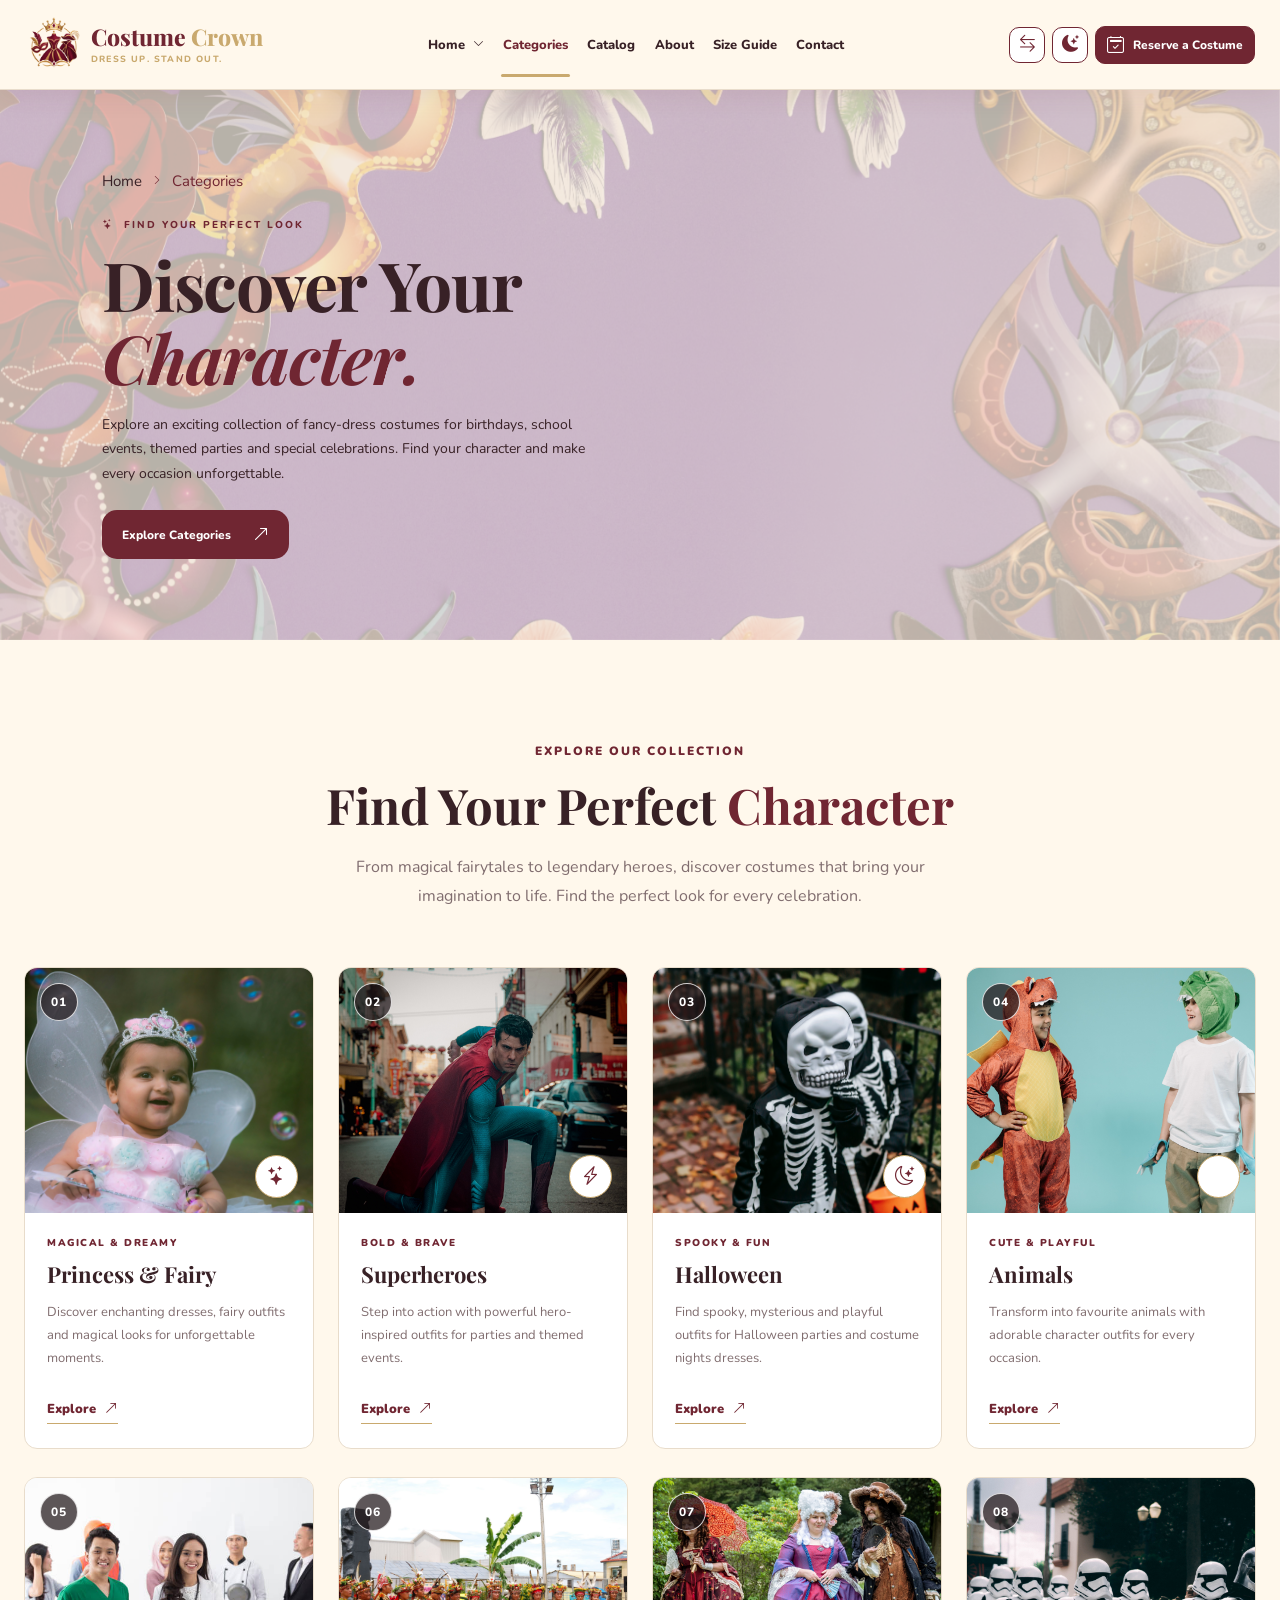
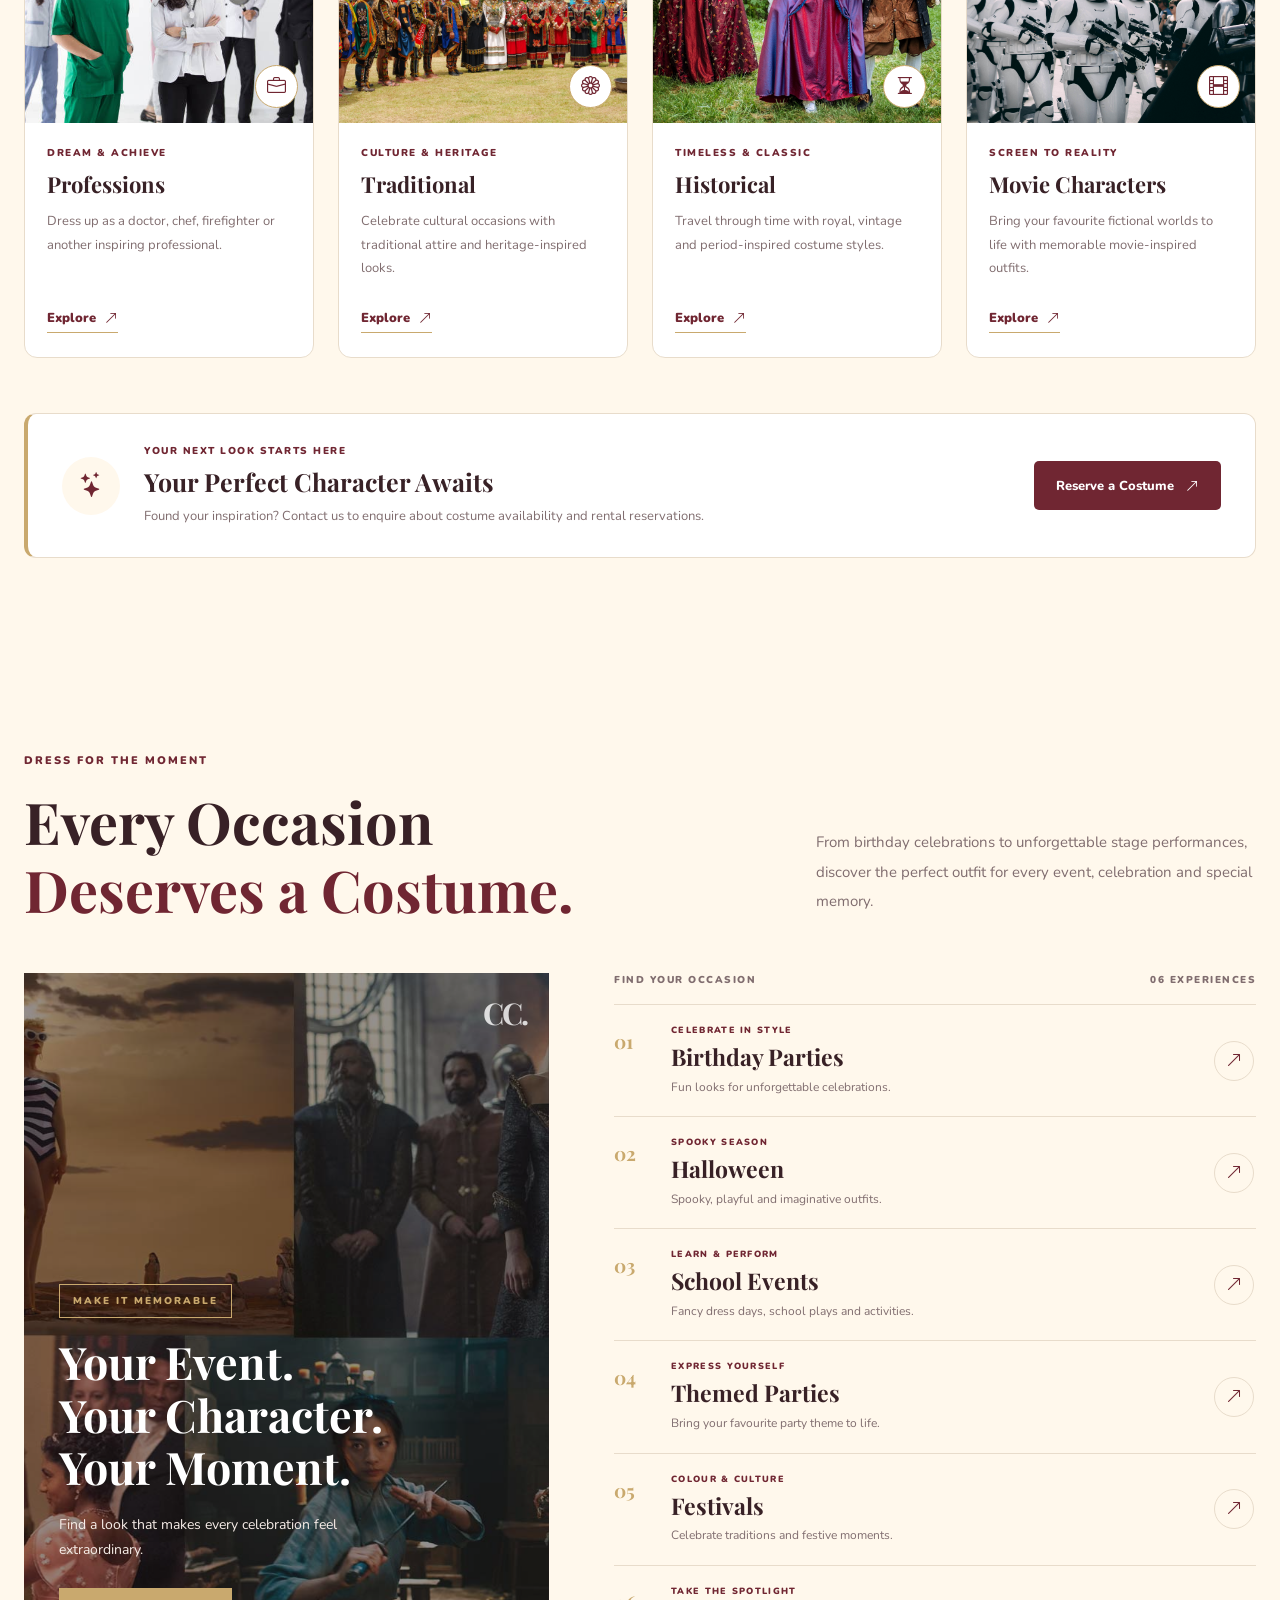
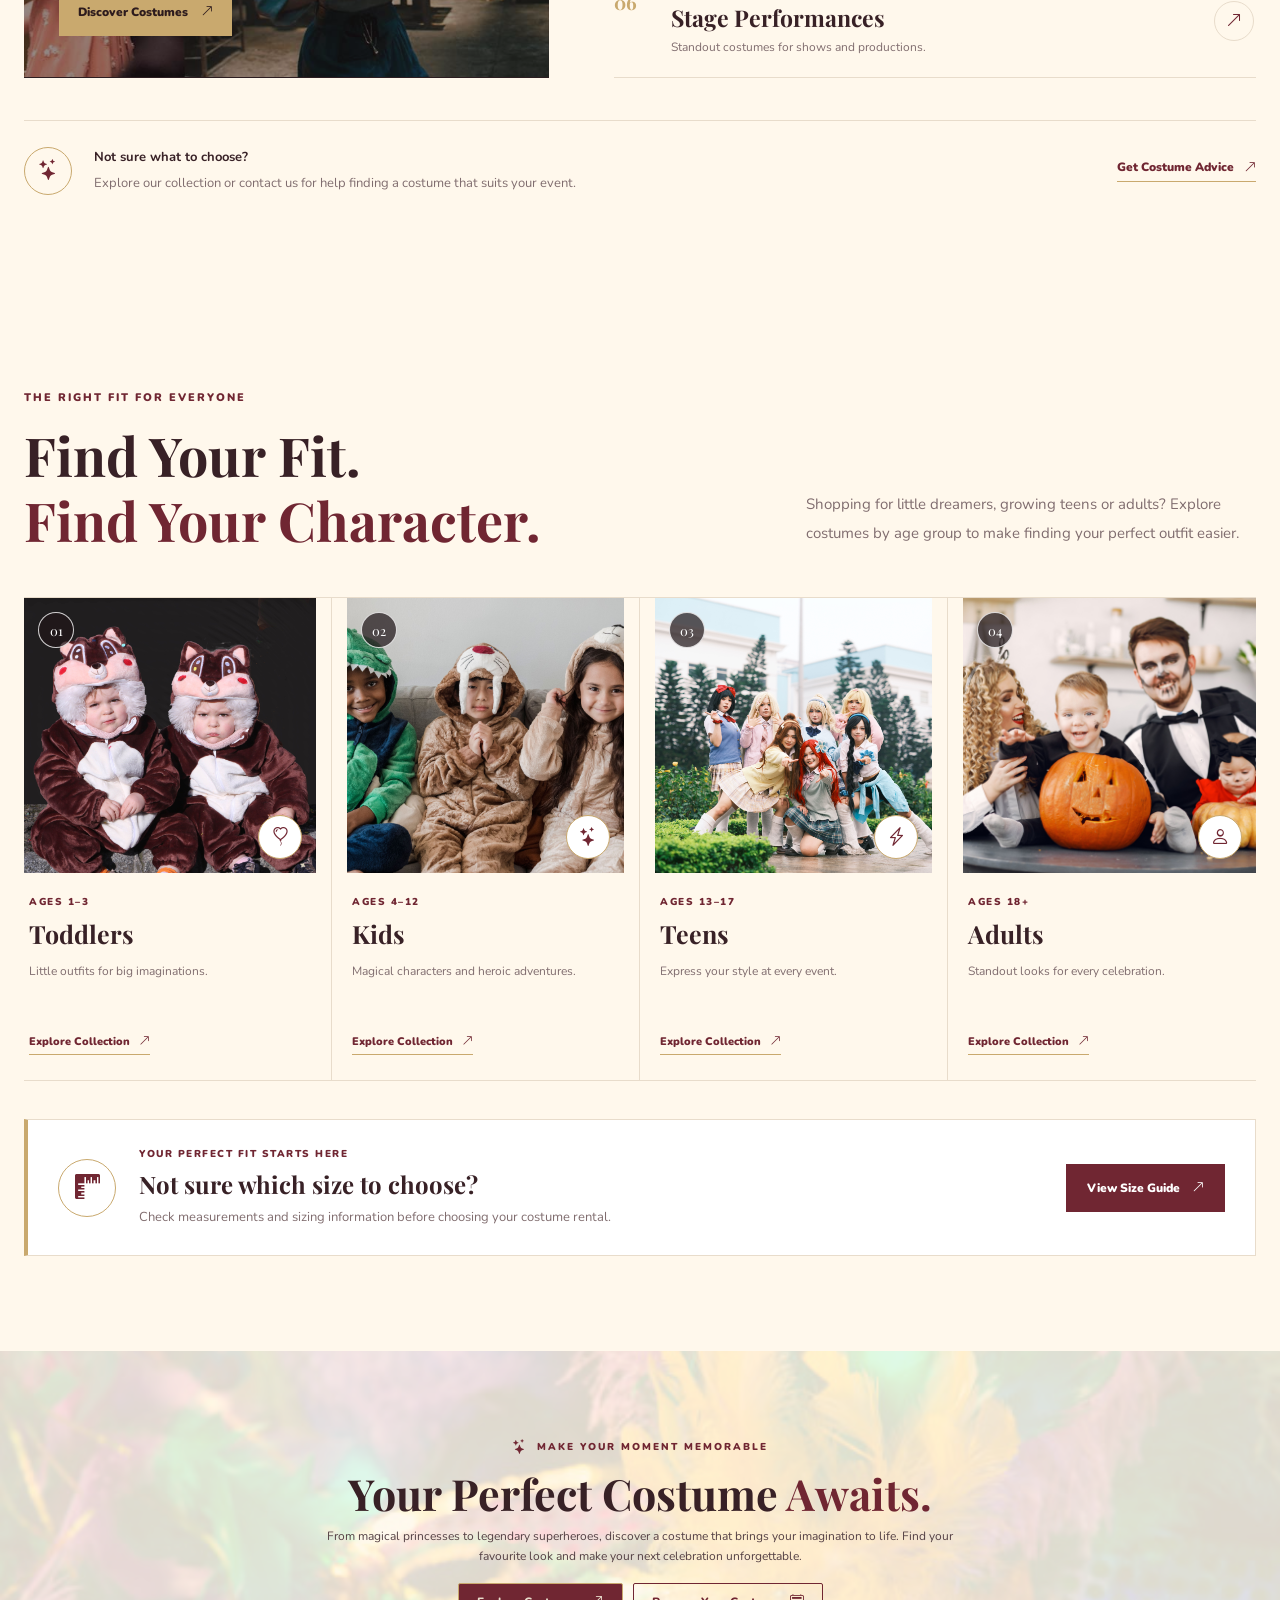
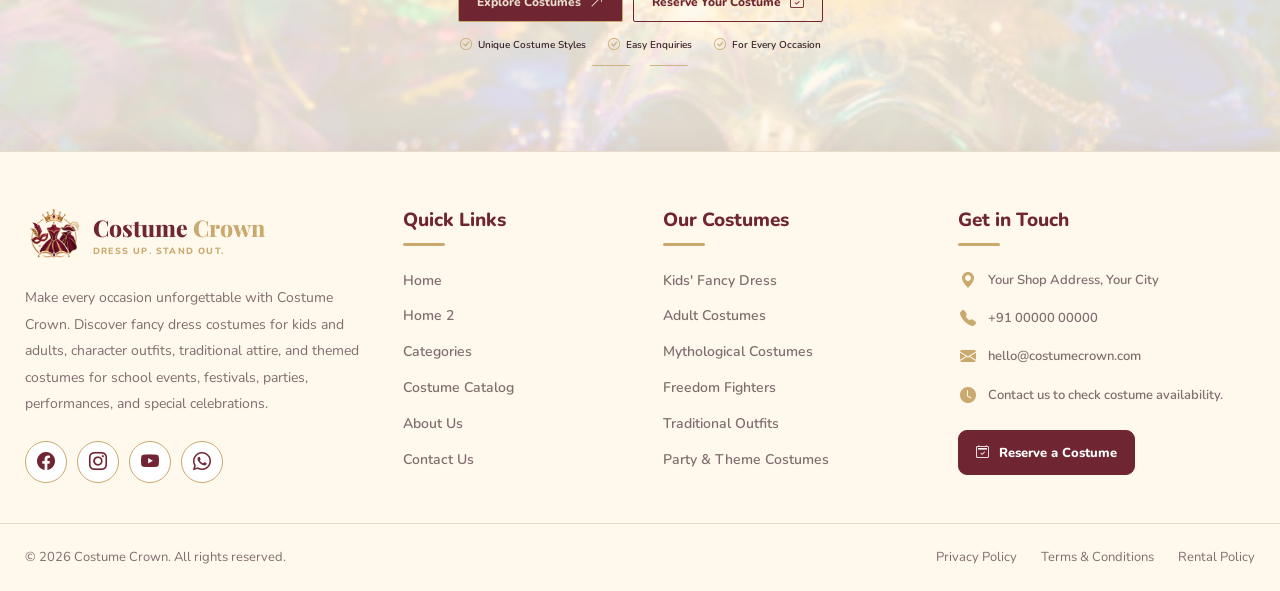
<file: categories.html>
<!DOCTYPE html>
<html lang="en" dir="ltr">

<head>
    <meta charset="UTF-8">
    <meta name="viewport" content="width=device-width, initial-scale=1.0">
    <title>Costume Crown</title>
     <link rel="icon" type="image/png" href="images/logo-1.png">
  
    <link rel="stylesheet"
          href="https://cdn.jsdelivr.net/npm/bootstrap-icons@1.11.3/font/bootstrap-icons.min.css">

  
    <link rel="preconnect" href="https://fonts.googleapis.com">
    <link rel="preconnect" href="https://fonts.gstatic.com" crossorigin>
    <link href="https://fonts.googleapis.com/css2?family=Nunito:wght@400;500;600;700;800&family=Playfair+Display:wght@700;800&display=swap"
          rel="stylesheet">

    <link rel="stylesheet" href="categories.css">
</head>

<body>

<header class="main-header">
    <div class="header-container">

      
        <a href="index.html" class="brand" aria-label="Costume Crown home">
            <div class="brand-logo">
                <img src="images/logo-1.png" alt="Costume Crown logo">
            </div>

            <div class="brand-content">
                <div class="brand-name">Costume <span>Crown</span></div>
                <div class="brand-tagline">DRESS UP. STAND OUT.</div>
            </div>
        </a>

    
        <nav class="nav-menu" id="navMenu" aria-label="Main navigation">

            
            <div class="nav-dropdown" id="navDropdown">
                <button type="button"
                        class="nav-dropdown-toggle"
                        id="dropdownToggle"
                        aria-expanded="false"
                        aria-controls="homeDropdownMenu">
                    <span>Home</span>
                    <i class="bi bi-chevron-down" aria-hidden="true"></i>
                </button>

                <div class="dropdown-menu" id="homeDropdownMenu">
                    <a href="index.html" class="dropdown-link">Home 1</a>
                    <a href="home-2.html" class="dropdown-link">Home 2</a>
                </div>
            </div>

            <a href="categories.html" class="nav-link">Categories</a>
            <a href="catalog.html" class="nav-link">Catalog</a>
            <a href="about.html" class="nav-link">About</a>
            <a href="size-guide.html" class="nav-link">Size Guide</a>
            <a href="contact.html" class="nav-link">Contact</a>

          
            <a href="form.html" class="header-cta mobile-cta">
                <i class="bi bi-calendar2-check" aria-hidden="true"></i>
                <span>Reserve a Costume</span>
            </a>

        </nav>

        
        <div class="header-actions">

          

          
            <button type="button"
                    class="header-icon-btn"
                    id="rtlToggle"
                    aria-label="Toggle text direction"
                    title="RTL / LTR">
                <i class="bi bi-arrow-left-right" aria-hidden="true"></i>
            </button>

          
            <button type="button"
                    class="header-icon-btn"
                    id="themeToggle"
                    aria-label="Toggle dark mode"
                    title="Dark / Light mode">
                <i class="bi bi-moon-stars-fill"
                   id="themeIcon"
                   aria-hidden="true"></i>
            </button>
             
            <a href="form.html" class="header-cta desktop-cta">
                <i class="bi bi-calendar2-check" aria-hidden="true"></i>
                <span>Reserve a Costume</span>
            </a>

           
            <button type="button"
                    class="menu-toggle"
                    id="menuToggle"
                    aria-label="Open navigation menu"
                    aria-controls="navMenu"
                    aria-expanded="false">
                <i class="bi bi-list" id="menuIcon" aria-hidden="true"></i>
            </button>

        </div>
    </div>
</header>










<section class="cc-category-hero" id="categories-hero">

    <div class="cc-category-hero__image" aria-hidden="true"></div>
    <div class="cc-category-hero__shade" aria-hidden="true"></div>

    <div class="cc-category-hero__content">

        <nav class="cc-category-breadcrumb" aria-label="Breadcrumb">
            <a href="index.html">Home</a>
            <i class="bi bi-chevron-right" aria-hidden="true"></i>
            <span aria-current="page">Categories</span>
        </nav>

        <div class="cc-category-eyebrow">
          
            <i class="bi bi-stars" aria-hidden="true"></i>
            <span>FIND YOUR PERFECT LOOK</span>
        </div>

        <h1 class="cc-category-title">
            Discover Your
            <span>Character.</span>
        </h1>

        <p class="cc-category-description">
            Explore an exciting collection of fancy-dress costumes
            for birthdays, school events, themed parties and special
            celebrations. Find your character and make every occasion
            unforgettable.
        </p>

        <a class="cc-category-button" href="#all-categories">
            <span>Explore Categories</span>
            <i class="bi bi-arrow-up-right" aria-hidden="true"></i>
        </a>

    </div>

</section>











<section class="cc-categories-section" id="all-categories">
    <div class="cc-categories-container">

      
        <div class="cc-categories-heading">
            <span class="cc-categories-eyebrow">
                <span class="cc-heading-line"></span>
                EXPLORE OUR COLLECTION
                <span class="cc-heading-line"></span>
            </span>

            <h2>
                Find Your Perfect
                <span>Character</span>
            </h2>

            <p>
                From magical fairytales to legendary heroes, discover
                costumes that bring your imagination to life.
                Find the perfect look for every celebration.
            </p>
        </div>

      
        <div class="cc-categories-grid">

         
            <article class="cc-category-card">
                <a class="cc-category-image" href="catalog.html?category=princess-fairy"
                   aria-label="Explore Princess and Fairy costumes">
                    <img
                        src="images/princess and fairy.jpg"
                        alt="Princess and fairy fancy dress costumes"
                        loading="lazy">
                    <span class="cc-category-number">01</span>
                    <span class="cc-category-image-icon">
                        <i class="bi bi-stars"></i>
                    </span>
                </a>
                <div class="cc-category-info">
                    <span class="cc-category-label">MAGICAL & DREAMY</span>
                    <h3>Princess &amp; Fairy</h3>
                    <p>
                        Discover enchanting dresses, fairy outfits
                        and magical looks for unforgettable moments.
                    </p>
                    <a class="cc-category-link"
                       href="catalog.html?category=princess-fairy">
                        Explore <i class="bi bi-arrow-up-right"></i>
                    </a>
                </div>
            </article>

            
            <article class="cc-category-card">
                <a class="cc-category-image" href="catalog.html?category=superheroes"
                   aria-label="Explore Superhero costumes">
                    <img
                        src="images/supermans-costumes.jpg"
                        alt="Superhero fancy dress costumes"
                        loading="lazy">
                    <span class="cc-category-number">02</span>
                    <span class="cc-category-image-icon">
                        <i class="bi bi-lightning-charge"></i>
                    </span>
                </a>
                <div class="cc-category-info">
                    <span class="cc-category-label">BOLD &amp; BRAVE</span>
                    <h3>Superheroes</h3>
                    <p>
                        Step into action with powerful hero-inspired
                        outfits for parties and themed events.
                    </p>
                    <a class="cc-category-link"
                       href="catalog.html?category=superheroes">
                        Explore <i class="bi bi-arrow-up-right"></i>
                    </a>
                </div>
            </article>

          
            <article class="cc-category-card">
                <a class="cc-category-image" href="catalog.html?category=halloween"
                   aria-label="Explore Halloween costumes">
                    <img
                        src="images/halloween.jpg"
                        alt="Halloween fancy dress costumes"
                        loading="lazy">
                    <span class="cc-category-number">03</span>
                    <span class="cc-category-image-icon">
                        <i class="bi bi-moon-stars"></i>
                    </span>
                </a>
                <div class="cc-category-info">
                    <span class="cc-category-label">SPOOKY &amp; FUN</span>
                    <h3>Halloween</h3>
                    <p>
                        Find spooky, mysterious and playful outfits
                        for Halloween parties and costume nights dresses.
                    </p>
                    <a class="cc-category-link"
                       href="catalog.html?category=halloween">
                        Explore <i class="bi bi-arrow-up-right"></i>
                    </a>
                </div>
            </article>

         
            <article class="cc-category-card">
                <a class="cc-category-image" href="catalog.html?category=animals"
                   aria-label="Explore Animal costumes">
                    <img
                        src="images/animal themed .jpg"
                        alt="Animal-themed fancy dress costumes"
                        loading="lazy">
                    <span class="cc-category-number">04</span>
                    <span class="cc-category-image-icon">
                        <i class="bi bi-paw"></i>
                    </span>
                </a>
                <div class="cc-category-info">
                    <span class="cc-category-label">CUTE &amp; PLAYFUL</span>
                    <h3>Animals</h3>
                    <p>
                        Transform into favourite animals with adorable
                        character outfits for every occasion.
                    </p>
                    <a class="cc-category-link"
                       href="catalog.html?category=animals">
                        Explore <i class="bi bi-arrow-up-right"></i>
                    </a>
                </div>
            </article>

          
            <article class="cc-category-card">
                <a class="cc-category-image" href="catalog.html?category=professions"
                   aria-label="Explore Profession costumes">
                    <img
                        src="images/docter.jpg"
                        alt="Doctor, chef and profession dress-up costumes"
                        loading="lazy">
                    <span class="cc-category-number">05</span>
                    <span class="cc-category-image-icon">
                        <i class="bi bi-briefcase"></i>
                    </span>
                </a>
                <div class="cc-category-info">
                    <span class="cc-category-label">DREAM &amp; ACHIEVE</span>
                    <h3>Professions</h3>
                    <p>
                        Dress up as a doctor, chef, firefighter or
                        another inspiring professional.
                    </p>
                    <a class="cc-category-link"
                       href="catalog.html?category=professions">
                        Explore <i class="bi bi-arrow-up-right"></i>
                    </a>
                </div>
            </article>

           
            <article class="cc-category-card">
                <a class="cc-category-image" href="catalog.html?category=traditional"
                   aria-label="Explore Traditional costumes">
                    <img
                        src="images/traditonal.jpg"
                        alt="Traditional and cultural fancy dress costumes"
                        loading="lazy">
                    <span class="cc-category-number">06</span>
                    <span class="cc-category-image-icon">
                        <i class="bi bi-flower1"></i>
                    </span>
                </a>
                <div class="cc-category-info">
                    <span class="cc-category-label">CULTURE &amp; HERITAGE</span>
                    <h3>Traditional</h3>
                    <p>
                        Celebrate cultural occasions with traditional
                        attire and heritage-inspired looks.
                    </p>
                    <a class="cc-category-link"
                       href="catalog.html?category=traditional">
                        Explore <i class="bi bi-arrow-up-right"></i>
                    </a>
                </div>
            </article>

          
            <article class="cc-category-card">
                <a class="cc-category-image" href="catalog.html?category=historical"
                   aria-label="Explore Historical costumes">
                    <img
                        src="images/histarical.jpg"
                        alt="Historical and period fancy dress costumes"
                        loading="lazy">
                    <span class="cc-category-number">07</span>
                    <span class="cc-category-image-icon">
                        <i class="bi bi-hourglass-split"></i>
                    </span>
                </a>
                <div class="cc-category-info">
                    <span class="cc-category-label">TIMELESS &amp; CLASSIC</span>
                    <h3>Historical</h3>
                    <p>
                        Travel through time with royal, vintage and
                        period-inspired costume styles.
                    </p>
                    <a class="cc-category-link"
                       href="catalog.html?category=historical">
                        Explore <i class="bi bi-arrow-up-right"></i>
                    </a>
                </div>
            </article>

          
            <article class="cc-category-card">
                <a class="cc-category-image" href="catalog.html?category=movie-characters"
                   aria-label="Explore Movie Character costumes">
                    <img
                        src="images/movie.jpg"
                        alt="Movie and fictional character costumes"
                        loading="lazy">
                    <span class="cc-category-number">08</span>
                    <span class="cc-category-image-icon">
                        <i class="bi bi-film"></i>
                    </span>
                </a>
                <div class="cc-category-info">
                    <span class="cc-category-label">SCREEN TO REALITY</span>
                    <h3>Movie Characters</h3>
                    <p>
                        Bring your favourite fictional worlds to life
                        with memorable movie-inspired outfits.
                    </p>
                    <a class="cc-category-link"
                       href="catalog.html?category=movie-characters">
                        Explore <i class="bi bi-arrow-up-right"></i>
                    </a>
                </div>
            </article>

        </div>

       
        <div class="cc-categories-bottom">
            <div class="cc-bottom-icon">
                <i class="bi bi-stars"></i>
            </div>

            <div class="cc-bottom-copy">
                <span>YOUR NEXT LOOK STARTS HERE</span>
                <h3>Your Perfect Character Awaits</h3>
                <p>
                    Found your inspiration? Contact us to enquire
                    about costume availability and rental reservations.
                </p>
            </div>

            <a href="contact.html" class="cc-bottom-button">
                Reserve a Costume
                <i class="bi bi-arrow-up-right"></i>
            </a>
        </div>

    </div>
</section>













<section class="cc-occasion-section" id="shop-by-occasion">

    <div class="cc-occasion-container">

     
        <div class="cc-occasion-intro">

            <div class="cc-occasion-heading">
                <span class="cc-occasion-eyebrow">
                  
                    DRESS FOR THE MOMENT
                </span>

                <h2>
                    Every Occasion
                    <span>Deserves a Costume.</span>
                </h2>
            </div>

            <p class="cc-occasion-description">
                From birthday celebrations to unforgettable stage
                performances, discover the perfect outfit for every
                event, celebration and special memory.
            </p>

        </div>

       
        <div class="cc-occasion-layout">

          
            <div class="cc-occasion-feature">

                <img
                    src="images/total image.jpg"
                    alt="Children dressed in colourful fancy dress costumes"
                    loading="lazy">

                <div class="cc-occasion-feature-content">

                    <span class="cc-feature-label">
                        MAKE IT MEMORABLE
                    </span>

                    <h3>
                        Your Event.
                        <br>
                        Your Character.
                        <br>
                        Your Moment.
                    </h3>

                    <p>
                        Find a look that makes every celebration
                        feel extraordinary.
                    </p>

                    <a href="catalog.html" class="cc-feature-link">
                        Discover Costumes
                        <i class="bi bi-arrow-up-right"></i>
                    </a>

                </div>

                <span class="cc-feature-decoration">CC.</span>

            </div>

          
            <div class="cc-occasion-list">

                <div class="cc-occasion-list-heading">
                    <span>FIND YOUR OCCASION</span>
                    <span>06 EXPERIENCES</span>
                </div>

          
                <a href="catalog.html?occasion=birthdays"
                   class="cc-occasion-row">

                    <span class="cc-occasion-number">01</span>

                    <span class="cc-occasion-row-content">
                        <span class="cc-occasion-tag">
                            CELEBRATE IN STYLE
                        </span>
                        <span class="cc-occasion-name">
                            Birthday Parties
                        </span>
                        <span class="cc-occasion-detail">
                            Fun looks for unforgettable celebrations.
                        </span>
                    </span>

                    <span class="cc-occasion-arrow">
                        <i class="bi bi-arrow-up-right"></i>
                    </span>

                </a>

              
                <a href="catalog.html?occasion=halloween"
                   class="cc-occasion-row">

                    <span class="cc-occasion-number">02</span>

                    <span class="cc-occasion-row-content">
                        <span class="cc-occasion-tag">
                            SPOOKY SEASON
                        </span>
                        <span class="cc-occasion-name">
                            Halloween
                        </span>
                        <span class="cc-occasion-detail">
                            Spooky, playful and imaginative outfits.
                        </span>
                    </span>

                    <span class="cc-occasion-arrow">
                        <i class="bi bi-arrow-up-right"></i>
                    </span>

                </a>

                
                <a href="catalog.html?occasion=school-events"
                   class="cc-occasion-row">

                    <span class="cc-occasion-number">03</span>

                    <span class="cc-occasion-row-content">
                        <span class="cc-occasion-tag">
                            LEARN &amp; PERFORM
                        </span>
                        <span class="cc-occasion-name">
                            School Events
                        </span>
                        <span class="cc-occasion-detail">
                            Fancy dress days, school plays and activities.
                        </span>
                    </span>

                    <span class="cc-occasion-arrow">
                        <i class="bi bi-arrow-up-right"></i>
                    </span>

                </a>

               
                <a href="catalog.html?occasion=themed-parties"
                   class="cc-occasion-row">

                    <span class="cc-occasion-number">04</span>

                    <span class="cc-occasion-row-content">
                        <span class="cc-occasion-tag">
                            EXPRESS YOURSELF
                        </span>
                        <span class="cc-occasion-name">
                            Themed Parties
                        </span>
                        <span class="cc-occasion-detail">
                            Bring your favourite party theme to life.
                        </span>
                    </span>

                    <span class="cc-occasion-arrow">
                        <i class="bi bi-arrow-up-right"></i>
                    </span>

                </a>

               
                <a href="catalog.html?occasion=festivals"
                   class="cc-occasion-row">

                    <span class="cc-occasion-number">05</span>

                    <span class="cc-occasion-row-content">
                        <span class="cc-occasion-tag">
                            COLOUR &amp; CULTURE
                        </span>
                        <span class="cc-occasion-name">
                            Festivals
                        </span>
                        <span class="cc-occasion-detail">
                            Celebrate traditions and festive moments.
                        </span>
                    </span>

                    <span class="cc-occasion-arrow">
                        <i class="bi bi-arrow-up-right"></i>
                    </span>

                </a>

             
                <a href="catalog.html?occasion=stage-performances"
                   class="cc-occasion-row">

                    <span class="cc-occasion-number">06</span>

                    <span class="cc-occasion-row-content">
                        <span class="cc-occasion-tag">
                            TAKE THE SPOTLIGHT
                        </span>
                        <span class="cc-occasion-name">
                            Stage Performances
                        </span>
                        <span class="cc-occasion-detail">
                            Standout costumes for shows and productions.
                        </span>
                    </span>

                    <span class="cc-occasion-arrow">
                        <i class="bi bi-arrow-up-right"></i>
                    </span>

                </a>

            </div>

        </div>

       
        <div class="cc-occasion-footer">

            <div class="cc-occasion-footer-mark">
                <i class="bi bi-stars"></i>
            </div>

            <p>
                <strong>Not sure what to choose?</strong>
                Explore our collection or contact us for help finding
                a costume that suits your event.
            </p>

            <a href="contact.html">
                Get Costume Advice
                <i class="bi bi-arrow-up-right"></i>
            </a>

        </div>

    </div>

</section>












<section class="cc-age-section" id="browse-by-age">

    <div class="cc-age-container">

       
        <div class="cc-age-header">

            <div class="cc-age-heading">
                <span class="cc-age-eyebrow">
                   
                    THE RIGHT FIT FOR EVERYONE
                </span>

                <h2>
                    Find Your Fit.
                    <span>Find Your Character.</span>
                </h2>
            </div>

            <p class="cc-age-intro">
                Shopping for little dreamers, growing teens or adults?
                Explore costumes by age group to make finding your
                perfect outfit easier.
            </p>

        </div>

     
        <div class="cc-age-selector">

           
            <a href="catalog.html?age=toddlers"
               class="cc-age-item">

                <div class="cc-age-visual">
                    <img
                        src="images/kids.jpg"
                        alt="Fancy dress costumes for toddlers"
                        loading="lazy">

                    <span class="cc-age-index">01</span>

                    <span class="cc-age-circle-icon">
                        <i class="bi bi-balloon-heart"></i>
                    </span>
                </div>

                <div class="cc-age-item-info">
                    <span class="cc-age-range">AGES 1–3</span>
                    <h3>Toddlers</h3>
                    <p>Little outfits for big imaginations.</p>

                    <span class="cc-age-explore">
                        Explore Collection
                        <i class="bi bi-arrow-up-right"></i>
                    </span>
                </div>

            </a>

         
            <a href="catalog.html?age=kids"
               class="cc-age-item">

                <div class="cc-age-visual">
                    <img
                        src="images/toddelers.jpg"
                        alt="Fancy dress costumes for children"
                        loading="lazy">

                    <span class="cc-age-index">02</span>

                    <span class="cc-age-circle-icon">
                        <i class="bi bi-stars"></i>
                    </span>
                </div>

                <div class="cc-age-item-info">
                    <span class="cc-age-range">AGES 4–12</span>
                    <h3>Kids</h3>
                    <p>Magical characters and heroic adventures.</p>

                    <span class="cc-age-explore">
                        Explore Collection
                        <i class="bi bi-arrow-up-right"></i>
                    </span>
                </div>

            </a>

            
            <a href="catalog.html?age=teens"
               class="cc-age-item">

                <div class="cc-age-visual">
                    <img
                        src="images/teens.jpg"
                        alt="Fancy dress costumes for teenagers"
                        loading="lazy">

                    <span class="cc-age-index">03</span>

                    <span class="cc-age-circle-icon">
                        <i class="bi bi-lightning-charge"></i>
                    </span>
                </div>

                <div class="cc-age-item-info">
                    <span class="cc-age-range">AGES 13–17</span>
                    <h3>Teens</h3>
                    <p>Express your style at every event.</p>

                    <span class="cc-age-explore">
                        Explore Collection
                        <i class="bi bi-arrow-up-right"></i>
                    </span>
                </div>

            </a>

          
            <a href="catalog.html?age=adults"
               class="cc-age-item">

                <div class="cc-age-visual">
                    <img
                        src="images/adults.jpg"
                        alt="Fancy dress costumes for adults"
                        loading="lazy">

                    <span class="cc-age-index">04</span>

                    <span class="cc-age-circle-icon">
                        <i class="bi bi-person"></i>
                    </span>
                </div>

                <div class="cc-age-item-info">
                    <span class="cc-age-range">AGES 18+</span>
                    <h3>Adults</h3>
                    <p>Standout looks for every celebration.</p>

                    <span class="cc-age-explore">
                        Explore Collection
                        <i class="bi bi-arrow-up-right"></i>
                    </span>
                </div>

            </a>

        </div>

       
        <div class="cc-size-guide">

            <div class="cc-size-guide-icon">
                <i class="bi bi-rulers"></i>
            </div>

            <div class="cc-size-guide-copy">
                <span>YOUR PERFECT FIT STARTS HERE</span>
                <h3>Not sure which size to choose?</h3>
                <p>
                    Check measurements and sizing information before
                    choosing your costume rental.
                </p>
            </div>

            <a href="size-guide.html" class="cc-size-guide-button">
                View Size Guide
                <i class="bi bi-arrow-up-right"></i>
            </a>

        </div>

    </div>

</section>












<section class="cc-final-reservation" id="reserve-costume">

    <div class="cc-reservation-bg"></div>
    <div class="cc-reservation-overlay"></div>

    <div class="cc-reservation-inner">

        <span class="cc-reservation-label">
            <i class="bi bi-stars"></i>
            MAKE YOUR MOMENT MEMORABLE
        </span>

        <h2>
            Your Perfect Costume
            <span>Awaits.</span>
        </h2>

        <p class="cc-reservation-description">
            From magical princesses to legendary superheroes,
            discover a costume that brings your imagination to life.
            Find your favourite look and make your next celebration unforgettable.
        </p>

        <div class="cc-reservation-buttons">
            <a href="catalog.html" class="cc-reservation-btn cc-btn-gold">
                Explore Costumes
                <i class="bi bi-arrow-up-right"></i>
            </a>

            <a href="contact.html" class="cc-reservation-btn cc-btn-outline">
                Reserve Your Costume
                <i class="bi bi-calendar2-check"></i>
            </a>
        </div>

        <div class="cc-reservation-trust">
            <span><i class="bi bi-check-circle"></i> Unique Costume Styles</span>
            <span><i class="bi bi-check-circle"></i> Easy Enquiries</span>
            <span><i class="bi bi-check-circle"></i> For Every Occasion</span>
        </div>

        <div class="cc-reservation-bottom">
            <span></span>
            <i class="bi bi-crown"></i>
            <span></span>
        </div>

    </div>
</section>
















<footer class="costume-footer" id="footer">

    <div class="footer-container">

        
        <div class="footer-brand">

            <a href="index.html"
               class="footer-brand-link"
               aria-label="Costume Crown home">

                <div class="footer-brand-logo">
                    <img src="images/logo-1.png"
                         alt="Costume Crown logo">
                </div>

                <div class="footer-brand-content">
                    <div class="footer-brand-name">
                        Costume <span>Crown</span>
                    </div>

                    <div class="footer-brand-tagline">
                        DRESS UP. STAND OUT.
                    </div>
                </div>

            </a>

            <p class="footer-description">
                Make every occasion unforgettable with Costume Crown.
                Discover fancy dress costumes for kids and adults,
                character outfits, traditional attire, and themed
                costumes for school events, festivals, parties,
                performances, and special celebrations.
            </p>

            <div class="footer-socials">
                <a href="#"
                   aria-label="Facebook">
                    <i class="bi bi-facebook"></i>
                </a>

                <a href="#"
                   aria-label="Instagram">
                    <i class="bi bi-instagram"></i>
                </a>

                <a href="#"
                   aria-label="YouTube">
                    <i class="bi bi-youtube"></i>
                </a>

                <a href="#"
                   aria-label="WhatsApp">
                    <i class="bi bi-whatsapp"></i>
                </a>
            </div>

        </div>


       
        <div class="footer-column">

            <h3>Quick Links</h3>

            <ul>
                <li><a href="index.html">Home</a></li>
                <li><a href="home-2.html">Home 2</a></li>
                <li><a href="categories.html">Categories</a></li>
                <li><a href="catalog.html">Costume Catalog</a></li>
                <li><a href="about.html">About Us</a></li>
                <li><a href="contact.html">Contact Us</a></li>
            </ul>

        </div>


       
        <div class="footer-column">

            <h3>Our Costumes</h3>

            <ul>
                <li><a href="categories.html">Kids' Fancy Dress</a></li>
                <li><a href="categories.html">Adult Costumes</a></li>
                <li><a href="categories.html">Mythological Costumes</a></li>
                <li><a href="categories.html">Freedom Fighters</a></li>
                <li><a href="categories.html">Traditional Outfits</a></li>
                <li><a href="categories.html">Party & Theme Costumes</a></li>
            </ul>

        </div>


     
        <div class="footer-column footer-contact">

            <h3>Get in Touch</h3>

            <p>
                <i class="bi bi-geo-alt-fill" aria-hidden="true"></i>
                <span>Your Shop Address, Your City</span>
            </p>

            <p>
                <i class="bi bi-telephone-fill" aria-hidden="true"></i>
                <a href="tel:+910000000000">+91 00000 00000</a>
            </p>

            <p>
                <i class="bi bi-envelope-fill" aria-hidden="true"></i>
                <a href="mailto:hello@costumecrown.com">
                    hello@costumecrown.com
                </a>
            </p>

            <p>
                <i class="bi bi-clock-fill" aria-hidden="true"></i>
                <span>Contact us to check costume availability.</span>
            </p>

            <a href="contact.html" class="footer-cta">
                <i class="bi bi-calendar2-check" aria-hidden="true"></i>
                <span>Reserve a Costume</span>
            </a>

        </div>

    </div>


   
    <div class="footer-bottom">

        <p class="footer-copyright">
            &copy; <span id="footerYear"></span>
            Costume Crown. All rights reserved.
        </p>

        <div class="footer-legal">
            <a href="#">Privacy Policy</a>
            <a href="#">Terms &amp; Conditions</a>
            <a href="#">Rental Policy</a>
        </div>

    </div>

</footer>


<script src="categories.js"></script>
</body>
</html>
</file>
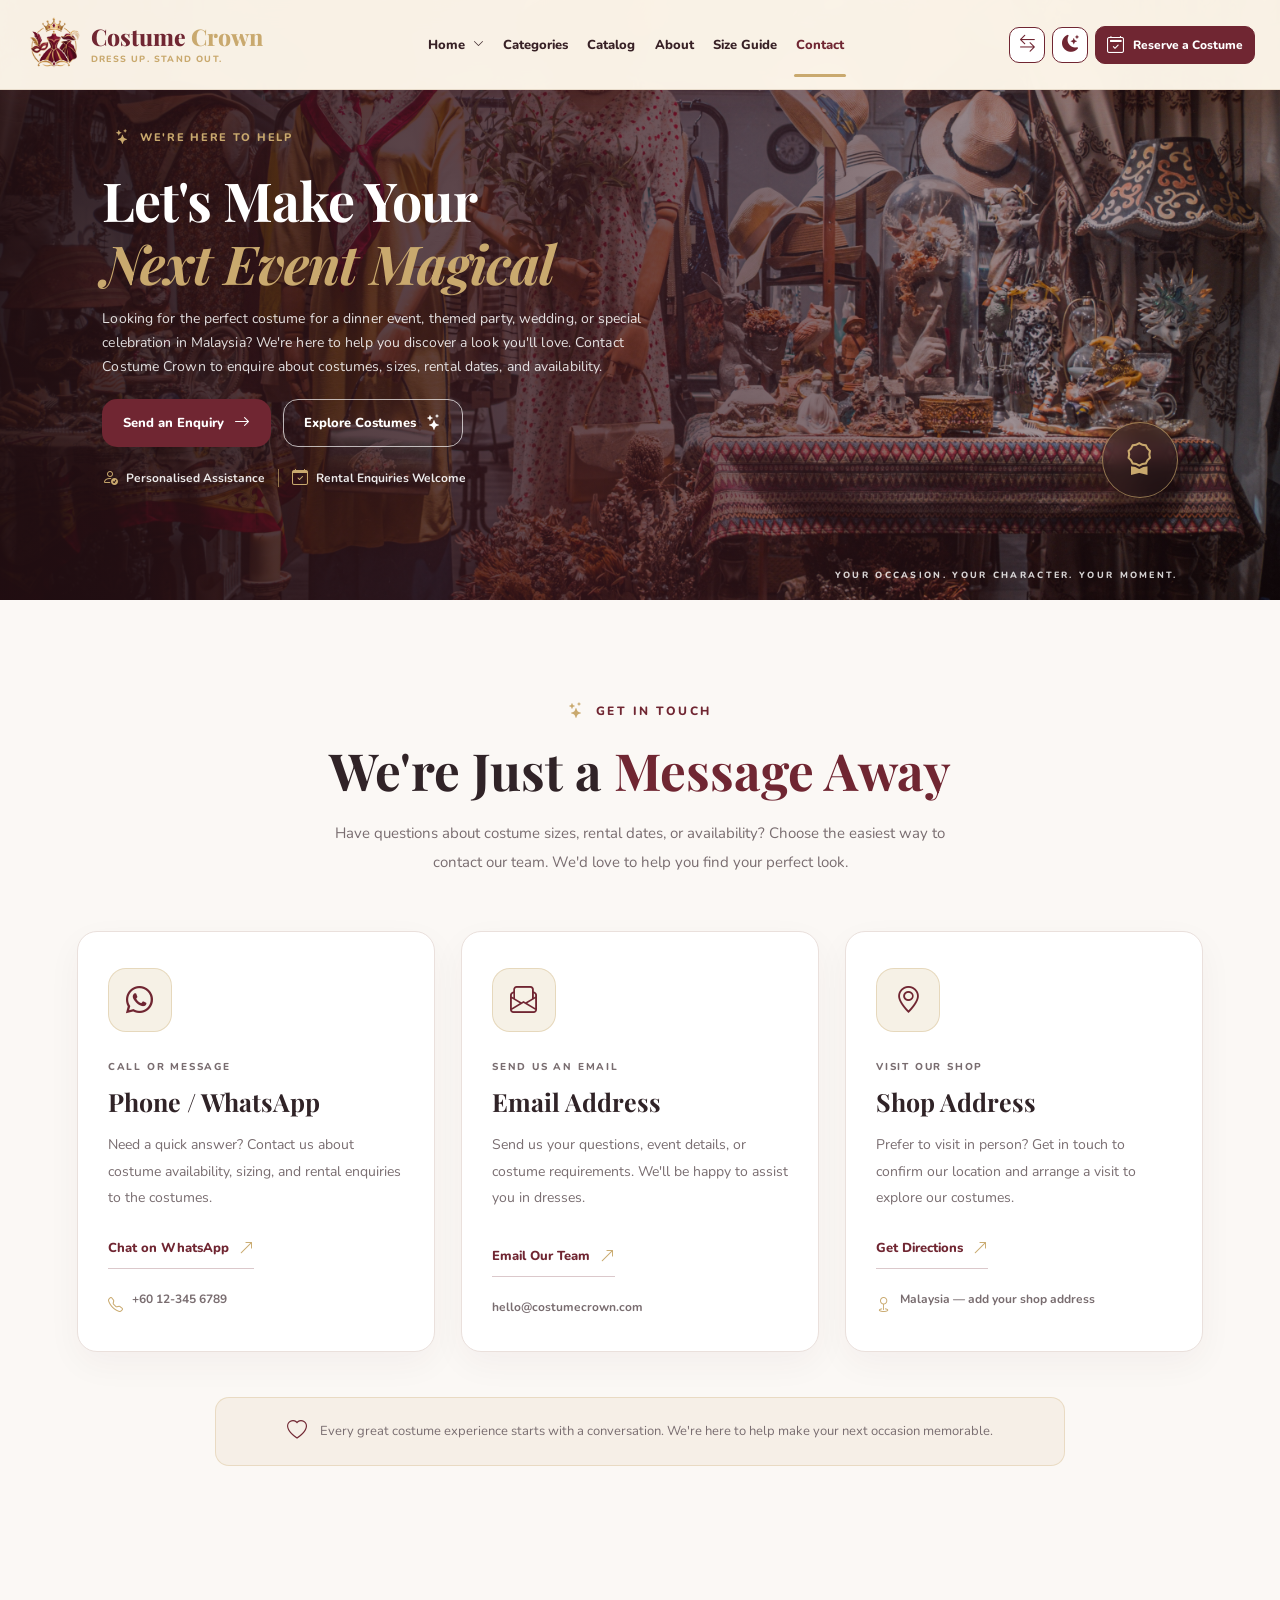
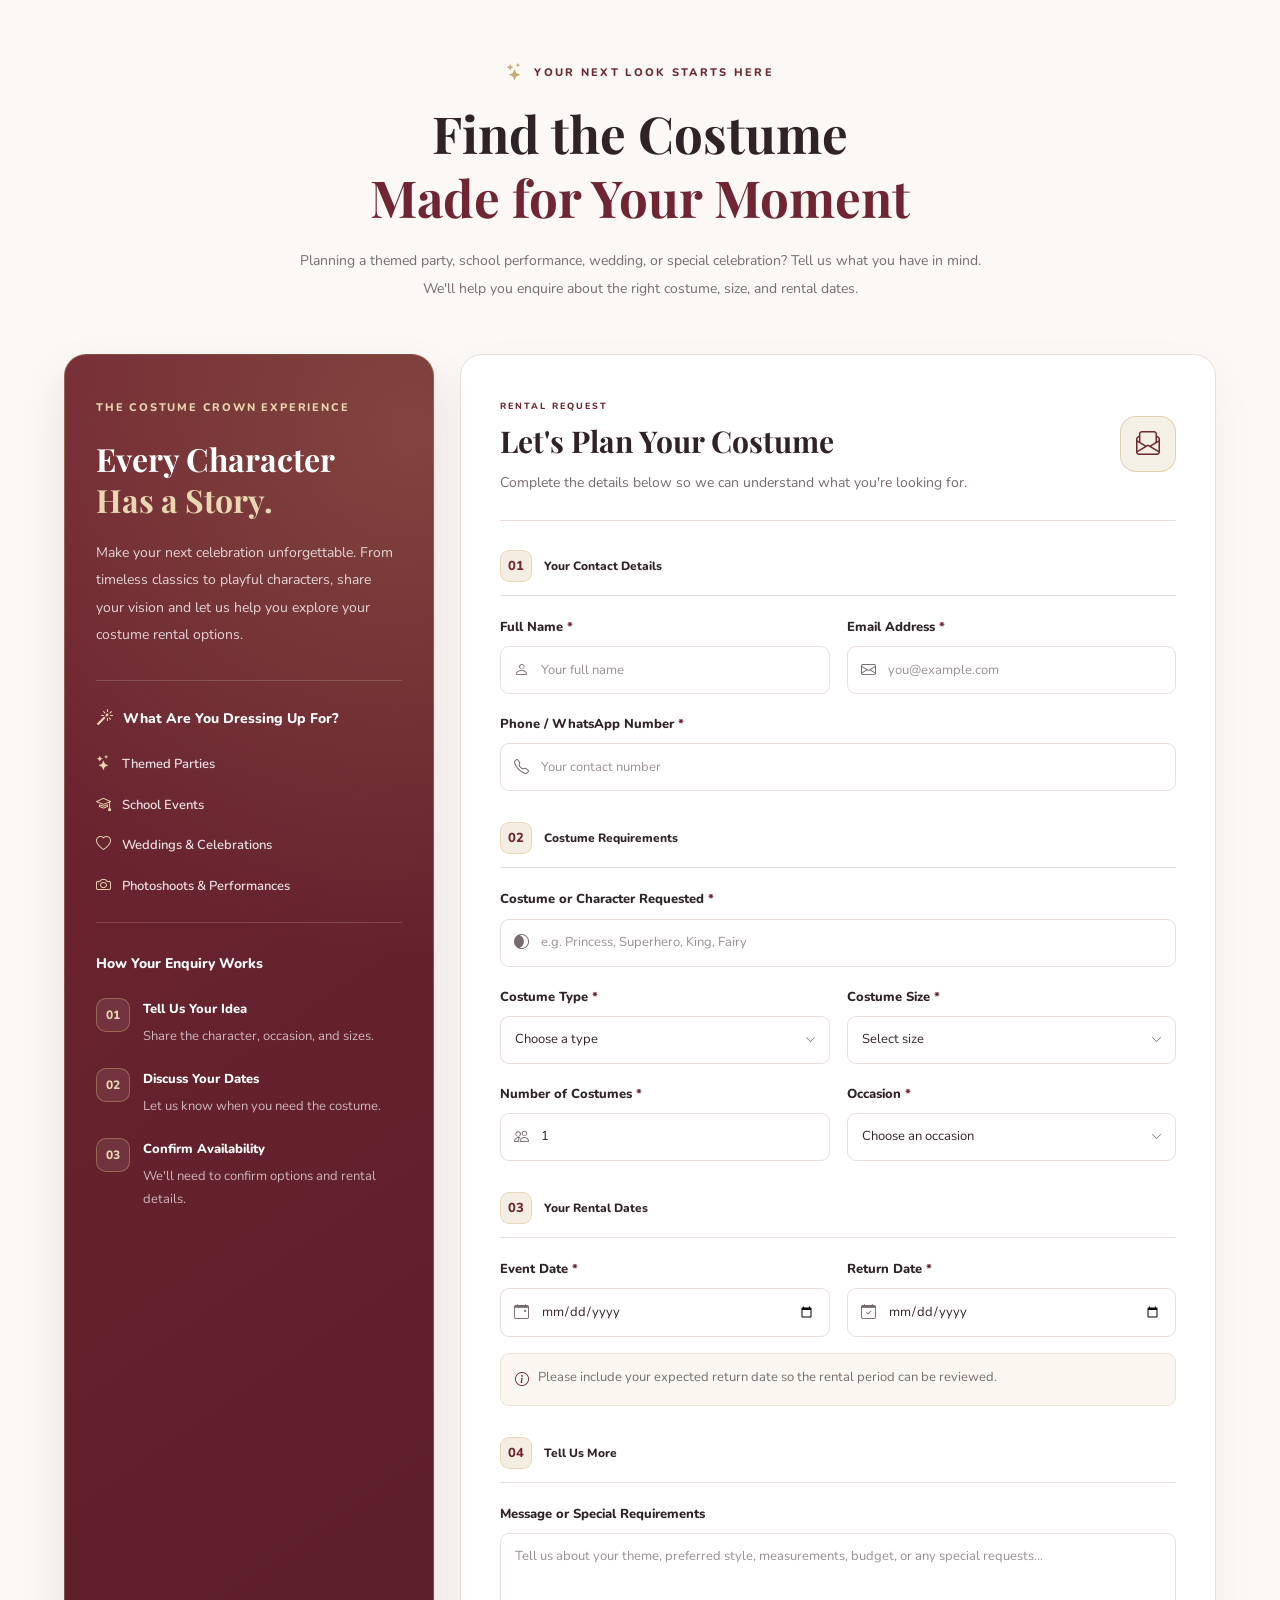
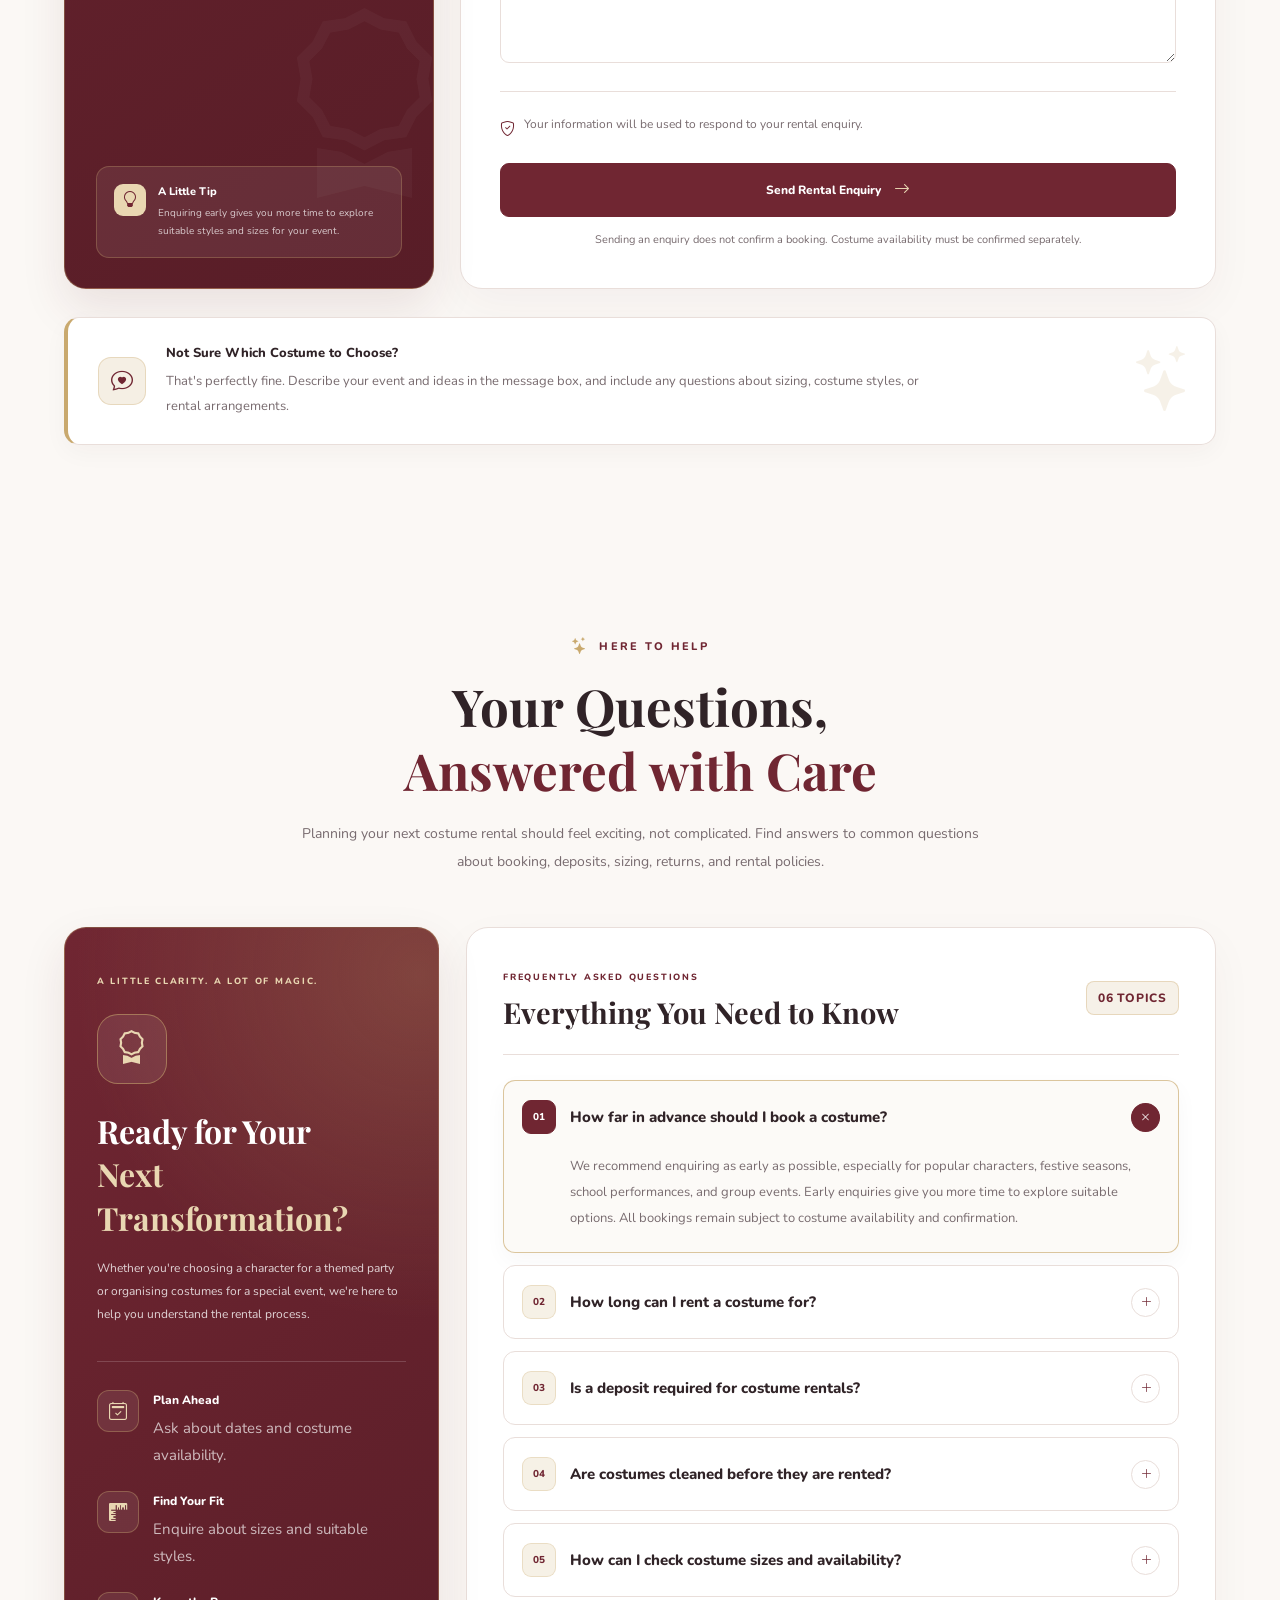
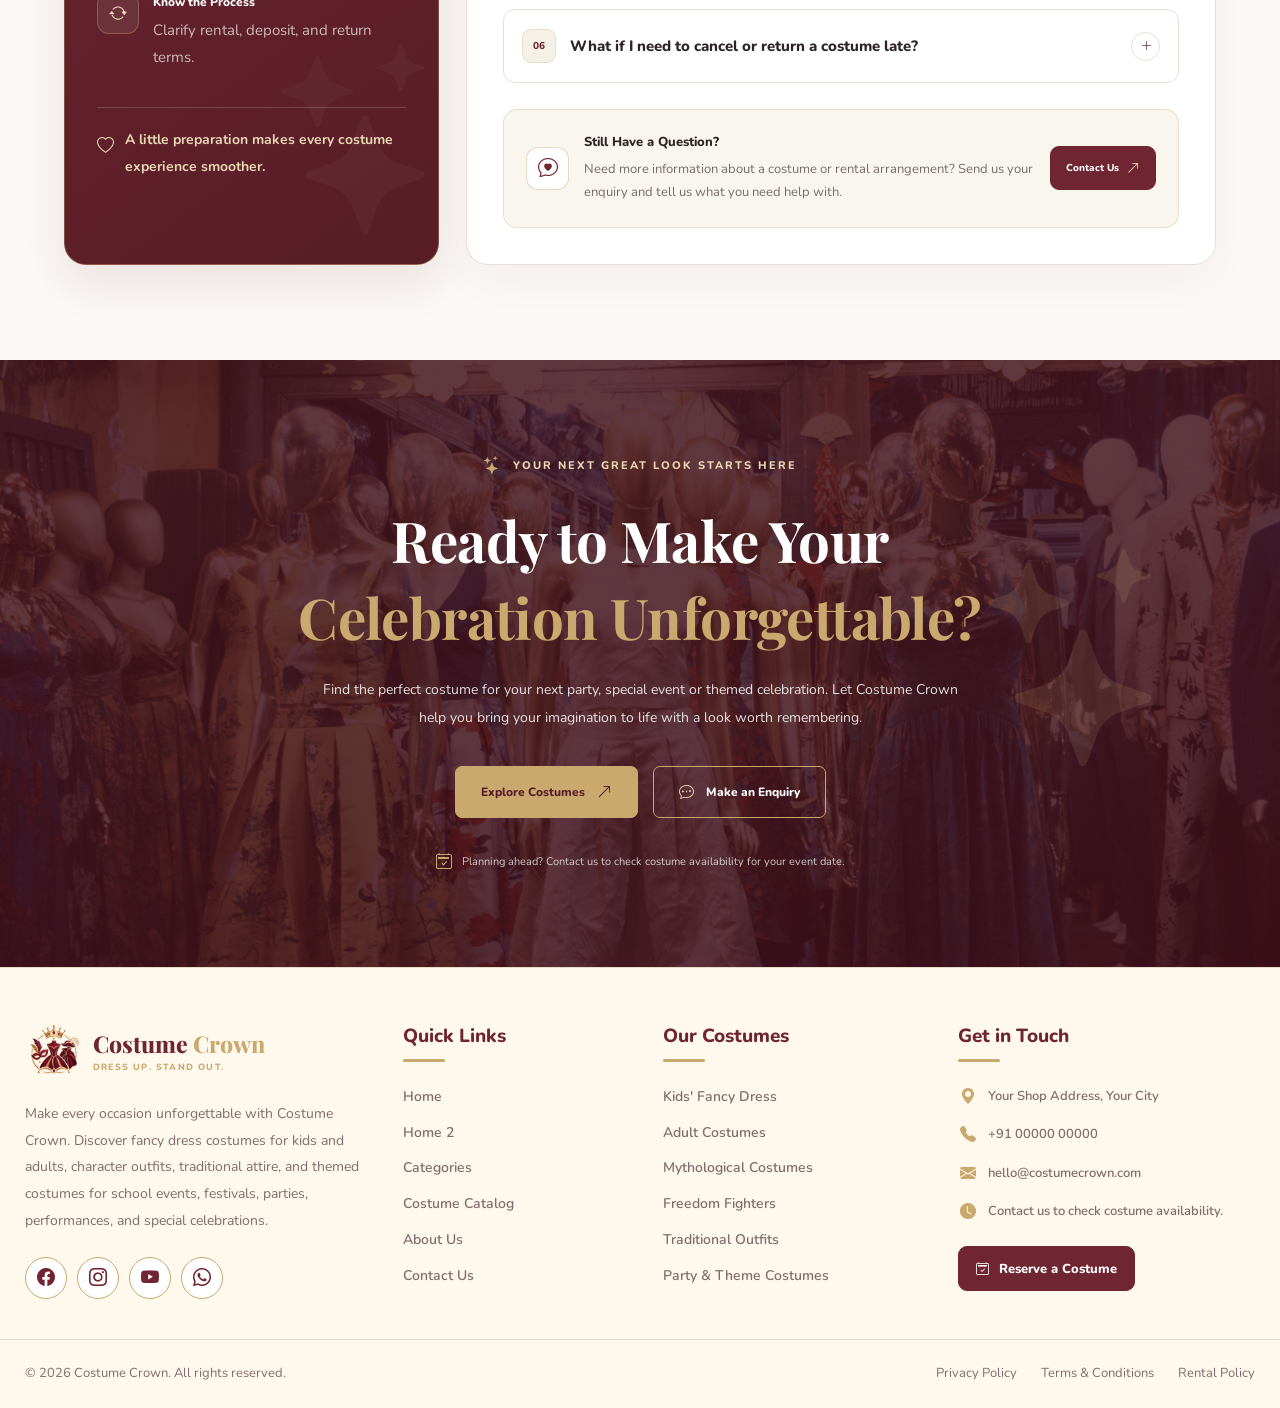
<file: contact.html>
<!DOCTYPE html>
<html lang="en" dir="ltr">

<head>
    <meta charset="UTF-8">
    <meta name="viewport" content="width=device-width, initial-scale=1.0">
    <title>Costume Crown</title>
     <link rel="icon" type="image/png" href="images/logo-1.png">
  
    <link rel="stylesheet"
          href="https://cdn.jsdelivr.net/npm/bootstrap-icons@1.11.3/font/bootstrap-icons.min.css">

  
    <link rel="preconnect" href="https://fonts.googleapis.com">
    <link rel="preconnect" href="https://fonts.gstatic.com" crossorigin>
    <link href="https://fonts.googleapis.com/css2?family=Nunito:wght@400;500;600;700;800&family=Playfair+Display:wght@700;800&display=swap"
          rel="stylesheet">

    <link rel="stylesheet" href="contact.css">
</head>

<body>

<header class="main-header">
    <div class="header-container">

      
        <a href="index.html" class="brand" aria-label="Costume Crown home">
            <div class="brand-logo">
                <img src="images/logo-1.png" alt="Costume Crown logo">
            </div>

            <div class="brand-content">
                <div class="brand-name">Costume <span>Crown</span></div>
                <div class="brand-tagline">DRESS UP. STAND OUT.</div>
            </div>
        </a>

    
        <nav class="nav-menu" id="navMenu" aria-label="Main navigation">

            
            <div class="nav-dropdown" id="navDropdown">
                <button type="button"
                        class="nav-dropdown-toggle"
                        id="dropdownToggle"
                        aria-expanded="false"
                        aria-controls="homeDropdownMenu">
                    <span>Home</span>
                    <i class="bi bi-chevron-down" aria-hidden="true"></i>
                </button>

                <div class="dropdown-menu" id="homeDropdownMenu">
                    <a href="index.html" class="dropdown-link">Home 1</a>
                    <a href="home-2.html" class="dropdown-link">Home 2</a>
                </div>
            </div>

            <a href="categories.html" class="nav-link">Categories</a>
            <a href="catalog.html" class="nav-link">Catalog</a>
            <a href="about.html" class="nav-link">About</a>
            <a href="size-guide.html" class="nav-link">Size Guide</a>
            <a href="contact.html" class="nav-link">Contact</a>

          
            <a href="form.html" class="header-cta mobile-cta">
                <i class="bi bi-calendar2-check" aria-hidden="true"></i>
                <span>Reserve a Costume</span>
            </a>

        </nav>

        
        <div class="header-actions">

          

          
            <button type="button"
                    class="header-icon-btn"
                    id="rtlToggle"
                    aria-label="Toggle text direction"
                    title="RTL / LTR">
                <i class="bi bi-arrow-left-right" aria-hidden="true"></i>
            </button>

          
            <button type="button"
                    class="header-icon-btn"
                    id="themeToggle"
                    aria-label="Toggle dark mode"
                    title="Dark / Light mode">
                <i class="bi bi-moon-stars-fill"
                   id="themeIcon"
                   aria-hidden="true"></i>
            </button>
             
            <a href="form.html" class="header-cta desktop-cta">
                <i class="bi bi-calendar2-check" aria-hidden="true"></i>
                <span>Reserve a Costume</span>
            </a>

           
            <button type="button"
                    class="menu-toggle"
                    id="menuToggle"
                    aria-label="Open navigation menu"
                    aria-controls="navMenu"
                    aria-expanded="false">
                <i class="bi bi-list" id="menuIcon" aria-hidden="true"></i>
            </button>

        </div>
    </div>
</header>










<section class="contact-hero" id="contact-hero">

    <div class="contact-hero-container">

       
        <div class="contact-hero-content">

            <span class="contact-hero-eyebrow">
                <i class="bi bi-stars" aria-hidden="true"></i>
                WE'RE HERE TO HELP
            </span>

            <h1>
                Let's Make Your
                <span>Next Event Magical</span>
            </h1>

            <p class="contact-hero-description">
                Looking for the perfect costume for a dinner event,
                themed party, wedding, or special celebration in Malaysia?
                We're here to help you discover a look you'll love.
                Contact Costume Crown to enquire about costumes, sizes,
                rental dates, and availability.
            </p>

          
            <div class="contact-hero-actions">

                <a href="#contact-form"
                   class="contact-hero-btn contact-hero-btn-primary">
                    <span>Send an Enquiry</span>
                    <i class="bi bi-arrow-right"
                       aria-hidden="true"></i>
                </a>

                <a href="catalog.html"
                   class="contact-hero-btn contact-hero-btn-secondary">
                    <span>Explore Costumes</span>
                    <i class="bi bi-stars"
                       aria-hidden="true"></i>
                </a>

            </div>

            
            <div class="contact-hero-trust">

                <span>
                    <i class="bi bi-person-check"
                       aria-hidden="true"></i>
                    Personalised Assistance
                </span>

                <span class="contact-hero-divider"
                      aria-hidden="true"></span>

                <span>
                    <i class="bi bi-calendar-check"
                       aria-hidden="true"></i>
                    Rental Enquiries Welcome
                </span>

            </div>

        </div>

       
        <div class="contact-hero-decoration"
             aria-hidden="true">
            <i class="bi bi-award"></i>
        </div>

        <span class="contact-hero-caption">
            YOUR OCCASION. YOUR CHARACTER. YOUR MOMENT.
        </span>

    </div>

</section>










<section class="contact-info-section" id="contact-information">

    <div class="contact-info-container">

       
        <div class="contact-info-heading">

            <span class="contact-info-eyebrow">
                <i class="bi bi-stars" aria-hidden="true"></i>
                GET IN TOUCH
            </span>

            <h2>
                We're Just a
                <span>Message Away</span>
            </h2>

            <p>
                Have questions about costume sizes, rental dates,
                or availability? Choose the easiest way to contact
                our team. We'd love to help you find your perfect look.
            </p>

        </div>

      
        <div class="contact-info-grid">

        
            <article class="contact-info-card">

                <div class="contact-info-icon">
                    <i class="bi bi-whatsapp" aria-hidden="true"></i>
                </div>

                <span class="contact-info-label">
                    CALL OR MESSAGE
                </span>

                <h3>Phone / WhatsApp</h3>

                <p>
                    Need a quick answer? Contact us about costume
                    availability, sizing, and rental enquiries to the costumes.
                </p>

                <a
                    href="https://wa.me/60123456789"
                    class="contact-info-link"
                    target="_blank"
                    rel="noopener noreferrer"
                    aria-label="Contact Costume Crown on WhatsApp">

                    Chat on WhatsApp
                    <i class="bi bi-arrow-up-right" aria-hidden="true"></i>

                </a>

                <a href="tel:+60123456789" class="contact-info-secondary-link">
                    <i class="bi bi-telephone" aria-hidden="true"></i>
                    +60 12-345 6789
                </a>

            </article>


          
            <article class="contact-info-card">

                <div class="contact-info-icon">
                    <i class="bi bi-envelope-paper" aria-hidden="true"></i>
                </div>

                <span class="contact-info-label">
                    SEND US AN EMAIL
                </span>

                <h3>Email Address</h3>

                <p>
                    Send us your questions, event details, or costume
                    requirements. We'll be happy to assist you in dresses.
                </p>

                <a
                    href="mailto:hello@costumecrown.com"
                    class="contact-info-link">

                    Email Our Team
                    <i class="bi bi-arrow-up-right" aria-hidden="true"></i>

                </a>

                <a
                    href="mailto:hello@costumecrown.com"
                    class="contact-info-secondary-link">

                    hello@costumecrown.com

                </a>

            </article>


          
            <article class="contact-info-card">

                <div class="contact-info-icon">
                    <i class="bi bi-geo-alt" aria-hidden="true"></i>
                </div>

                <span class="contact-info-label">
                    VISIT OUR SHOP
                </span>

                <h3>Shop Address</h3>

                <p>
                    Prefer to visit in person? Get in touch to confirm
                    our location and arrange a visit to explore our costumes.
                </p>

                <a
                    href="https://www.google.com/maps/search/?api=1&query=Costume+Crown+Malaysia"
                    class="contact-info-link"
                    target="_blank"
                    rel="noopener noreferrer">

                    Get Directions
                    <i class="bi bi-arrow-up-right" aria-hidden="true"></i>

                </a>

                <span class="contact-info-secondary-link">
                    <i class="bi bi-geo" aria-hidden="true"></i>
                    Malaysia — add your shop address
                </span>

            </article>

        </div>

       
        <div class="contact-info-note">

            <i class="bi bi-heart" aria-hidden="true"></i>

            <p>
                Every great costume experience starts with a conversation.
                We're here to help make your next occasion memorable.
            </p>

        </div>

    </div>

</section>












<section class="cc-rental-section" id="contact-form">

    <div class="cc-rental-container">

      
        <div class="cc-rental-intro">

            <span class="cc-rental-eyebrow">
                <i class="bi bi-stars"></i>
                YOUR NEXT LOOK STARTS HERE
            </span>

            <h2>
                Find the Costume
                <span>Made for Your Moment</span>
            </h2>

            <p>
                Planning a themed party, school performance, wedding,
                or special celebration? Tell us what you have in mind.
                We'll help you enquire about the right costume, size,
                and rental dates.
            </p>

        </div>


     
        <div class="cc-rental-layout">

            
            <aside class="cc-rental-sidebar">

                <div class="cc-rental-sidebar-top">

                    <span class="cc-rental-side-label">
                        THE COSTUME CROWN EXPERIENCE
                    </span>

                    <h3>
                        Every Character
                        <span>Has a Story.</span>
                    </h3>

                    <p class="cc-rental-side-description">
                        Make your next celebration unforgettable.
                        From timeless classics to playful characters,
                        share your vision and let us help you explore
                        your costume rental options.
                    </p>

                </div>


              
                <div class="cc-rental-category-block">

                    <h4>
                        <i class="bi bi-magic"></i>
                        What Are You Dressing Up For?
                    </h4>

                    <div class="cc-rental-category-list">

                        <span>
                            <i class="bi bi-stars"></i>
                            Themed Parties
                        </span>

                        <span>
                            <i class="bi bi-mortarboard"></i>
                            School Events
                        </span>

                        <span>
                            <i class="bi bi-heart"></i>
                            Weddings & Celebrations
                        </span>

                        <span>
                            <i class="bi bi-camera"></i>
                            Photoshoots & Performances
                        </span>

                    </div>

                </div>


               
                <div class="cc-rental-process">

                    <h4>How Your Enquiry Works</h4>

                    <div class="cc-rental-process-item">
                        <span class="cc-rental-process-number">01</span>

                        <div>
                            <h5>Tell Us Your Idea</h5>
                            <p>Share the character, occasion, and sizes.</p>
                        </div>
                    </div>

                    <div class="cc-rental-process-item">
                        <span class="cc-rental-process-number">02</span>

                        <div>
                            <h5>Discuss Your Dates</h5>
                            <p>Let us know when you need the costume.</p>
                        </div>
                    </div>

                    <div class="cc-rental-process-item">
                        <span class="cc-rental-process-number">03</span>

                        <div>
                            <h5>Confirm Availability</h5>
                            <p>We'll need to confirm options and rental details.</p>
                        </div>
                    </div>

                </div>


              
                <div class="cc-rental-sidebar-tip">
                    <span class="cc-rental-tip-icon">
                        <i class="bi bi-lightbulb"></i>
                    </span>

                    <div>
                        <strong>A Little Tip</strong>

                        <p>
                            Enquiring early gives you more time to explore
                            suitable styles and sizes for your event.
                        </p>
                    </div>
                </div>

                <div class="cc-rental-sidebar-decoration" aria-hidden="true">
                    <i class="bi bi-award"></i>
                </div>

            </aside>


           
            <div class="cc-rental-form-panel">

                <div class="cc-rental-form-header">

                    <div>
                        <span class="cc-rental-form-kicker">
                            RENTAL REQUEST
                        </span>

                        <h3>Let's Plan Your Costume</h3>

                        <p>
                            Complete the details below so we can understand
                            what you're looking for.
                        </p>
                    </div>

                    <div class="cc-rental-form-header-icon">
                        <i class="bi bi-envelope-paper"></i>
                    </div>

                </div>


                <form
                    class="cc-rental-form"
                    action="#"
                    method="post">

                    <div class="cc-rental-form-section">

                        <div class="cc-rental-section-heading">
                            <span>01</span>
                            <h4>Your Contact Details</h4>
                        </div>

                        <div class="cc-rental-fields">

                            <div class="cc-rental-field">
                                <label for="cc-name">
                                    Full Name <span>*</span>
                                </label>

                                <div class="cc-rental-input">
                                    <i class="bi bi-person"></i>

                                    <input
                                        type="text"
                                        id="cc-name"
                                        name="full_name"
                                        placeholder="Your full name"
                                        autocomplete="name"
                                        required>
                                </div>
                            </div>


                            <div class="cc-rental-field">
                                <label for="cc-email">
                                    Email Address <span>*</span>
                                </label>

                                <div class="cc-rental-input">
                                    <i class="bi bi-envelope"></i>

                                    <input
                                        type="email"
                                        id="cc-email"
                                        name="email"
                                        placeholder="you@example.com"
                                        autocomplete="email"
                                        required>
                                </div>
                            </div>


                            <div class="cc-rental-field cc-rental-field-full">
                                <label for="cc-phone">
                                    Phone / WhatsApp Number <span>*</span>
                                </label>

                                <div class="cc-rental-input">
                                    <i class="bi bi-telephone"></i>

                                    <input
                                        type="tel"
                                        id="cc-phone"
                                        name="phone"
                                        placeholder="Your contact number"
                                        autocomplete="tel"
                                        required>
                                </div>
                            </div>

                        </div>

                    </div>


                    
                    <div class="cc-rental-form-section">

                        <div class="cc-rental-section-heading">
                            <span>02</span>
                            <h4>Costume Requirements</h4>
                        </div>

                        <div class="cc-rental-fields">

                            <div class="cc-rental-field cc-rental-field-full">
                                <label for="cc-character">
                                    Costume or Character Requested <span>*</span>
                                </label>

                                <div class="cc-rental-input">
                                    <i class="bi bi-mask"></i>

                                    <input
                                        type="text"
                                        id="cc-character"
                                        name="costume_character"
                                        placeholder="e.g. Princess, Superhero, King, Fairy"
                                        required>
                                </div>
                            </div>


                            <div class="cc-rental-field">
                                <label for="cc-costume-type">
                                    Costume Type <span>*</span>
                                </label>

                                <div class="cc-rental-select">
                                    <select
                                        id="cc-costume-type"
                                        name="costume_type"
                                        required>

                                        <option value="" disabled selected>
                                            Choose a type
                                        </option>

                                        <option value="adult">Adult Costume</option>
                                        <option value="children">Children's Costume</option>
                                        <option value="both">Adult & Children's</option>

                                    </select>

                                    <i class="bi bi-chevron-down"></i>
                                </div>
                            </div>


                            <div class="cc-rental-field">
                                <label for="cc-size">
                                    Costume Size <span>*</span>
                                </label>

                                <div class="cc-rental-select">
                                    <select
                                        id="cc-size"
                                        name="costume_size"
                                        required>

                                        <option value="" disabled selected>
                                            Select size
                                        </option>

                                        <option value="toddler">Toddler</option>
                                        <option value="child-small">Child Small</option>
                                        <option value="child-medium">Child Medium</option>
                                        <option value="child-large">Child Large</option>
                                        <option value="xs">Adult XS</option>
                                        <option value="s">Adult S</option>
                                        <option value="m">Adult M</option>
                                        <option value="l">Adult L</option>
                                        <option value="xl">Adult XL</option>
                                        <option value="xxl">Adult XXL</option>
                                        <option value="multiple">Multiple Sizes</option>
                                        <option value="unsure">Not Sure Yet</option>

                                    </select>

                                    <i class="bi bi-chevron-down"></i>
                                </div>
                            </div>


                            <div class="cc-rental-field">
                                <label for="cc-quantity">
                                    Number of Costumes <span>*</span>
                                </label>

                                <div class="cc-rental-input">
                                    <i class="bi bi-people"></i>

                                    <input
                                        type="number"
                                        id="cc-quantity"
                                        name="quantity"
                                        min="1"
                                        max="100"
                                        value="1"
                                        required>
                                </div>
                            </div>


                            <div class="cc-rental-field">
                                <label for="cc-occasion">
                                    Occasion <span>*</span>
                                </label>

                                <div class="cc-rental-select">
                                    <select
                                        id="cc-occasion"
                                        name="occasion"
                                        required>

                                        <option value="" disabled selected>
                                            Choose an occasion
                                        </option>

                                        <option value="birthday">Birthday Party</option>
                                        <option value="themed-party">Themed Party</option>
                                        <option value="wedding">Wedding</option>
                                        <option value="school">School Event</option>
                                        <option value="corporate">Corporate Event</option>
                                        <option value="festival">Festival or Cultural Event</option>
                                        <option value="stage">Stage Performance</option>
                                        <option value="halloween">Halloween</option>
                                        <option value="photoshoot">Photoshoot</option>
                                        <option value="other">Other</option>

                                    </select>

                                    <i class="bi bi-chevron-down"></i>
                                </div>
                            </div>

                        </div>

                    </div>


                    
                    <div class="cc-rental-form-section">

                        <div class="cc-rental-section-heading">
                            <span>03</span>
                            <h4>Your Rental Dates</h4>
                        </div>

                        <div class="cc-rental-fields">

                            <div class="cc-rental-field">
                                <label for="cc-event-date">
                                    Event Date <span>*</span>
                                </label>

                                <div class="cc-rental-input">
                                    <i class="bi bi-calendar-event"></i>

                                    <input
                                        type="date"
                                        id="cc-event-date"
                                        name="event_date"
                                        required>
                                </div>
                            </div>


                            <div class="cc-rental-field">
                                <label for="cc-return-date">
                                    Return Date <span>*</span>
                                </label>

                                <div class="cc-rental-input">
                                    <i class="bi bi-calendar-check"></i>

                                    <input
                                        type="date"
                                        id="cc-return-date"
                                        name="return_date"
                                        required>
                                </div>
                            </div>

                        </div>

                        <p class="cc-rental-date-note">
                            <i class="bi bi-info-circle"></i>
                            Please include your expected return date so
                            the rental period can be reviewed.
                        </p>

                    </div>


                    
                    <div class="cc-rental-form-section">

                        <div class="cc-rental-section-heading">
                            <span>04</span>
                            <h4>Tell Us More</h4>
                        </div>

                        <div class="cc-rental-field">
                            <label for="cc-message">
                                Message or Special Requirements
                            </label>

                            <textarea
                                id="cc-message"
                                name="message"
                                rows="5"
                                placeholder="Tell us about your theme, preferred style, measurements, budget, or any special requests..."></textarea>
                        </div>

                    </div>


                   
                    <div class="cc-rental-form-footer">

                        <p class="cc-rental-privacy">
                            <i class="bi bi-shield-check"></i>

                            Your information will be used to respond
                            to your rental enquiry.
                        </p>

                        <button
                            type="submit"
                            class="cc-rental-submit">

                            <span>Send Rental Enquiry</span>

                            <i class="bi bi-arrow-right"></i>

                        </button>

                        <p class="cc-rental-disclaimer">
                            Sending an enquiry does not confirm a booking.
                            Costume availability must be confirmed separately.
                        </p>

                    </div>

                </form>

            </div>

        </div>


       
        <div class="cc-rental-bottom-strip">

            <div class="cc-rental-bottom-icon">
                <i class="bi bi-chat-heart"></i>
            </div>

            <div class="cc-rental-bottom-copy">
                <h4>Not Sure Which Costume to Choose?</h4>

                <p>
                    That's perfectly fine. Describe your event and ideas
                    in the message box, and include any questions about
                    sizing, costume styles, or rental arrangements.
                </p>
            </div>

            <span class="cc-rental-bottom-decoration" aria-hidden="true">
                <i class="bi bi-stars"></i>
            </span>

        </div>

    </div>

</section>










<section class="cc-faq-section" id="contact-faq">

    <div class="cc-faq-container">

       
        <div class="cc-faq-intro">

            <span class="cc-faq-eyebrow">
                <i class="bi bi-stars" aria-hidden="true"></i>
                HERE TO HELP
            </span>

            <h2>
                Your Questions,
                <span>Answered with Care</span>
            </h2>

            <p>
                Planning your next costume rental should feel exciting,
                not complicated. Find answers to common questions about
                booking, deposits, sizing, returns, and rental policies.
            </p>

        </div>


      
        <div class="cc-faq-layout">

           
            <aside class="cc-faq-aside">

                <div class="cc-faq-aside-content">

                    <span class="cc-faq-aside-kicker">
                        A LITTLE CLARITY. A LOT OF MAGIC.
                    </span>

                    <div class="cc-faq-crown-icon">
                        <i class="bi bi-award" aria-hidden="true"></i>
                    </div>

                    <h3>
                        Ready for Your
                        <span>Next Transformation?</span>
                    </h3>

                    <p>
                        Whether you're choosing a character for a themed
                        party or organising costumes for a special event,
                        we're here to help you understand the rental process.
                    </p>

                    <div class="cc-faq-highlights">

                        <div class="cc-faq-highlight">
                            <i class="bi bi-calendar2-check" aria-hidden="true"></i>

                            <div>
                                <h4>Plan Ahead</h4>
                                <p>Ask about dates and costume availability.</p>
                            </div>
                        </div>

                        <div class="cc-faq-highlight">
                            <i class="bi bi-rulers" aria-hidden="true"></i>

                            <div>
                                <h4>Find Your Fit</h4>
                                <p>Enquire about sizes and suitable styles.</p>
                            </div>
                        </div>

                        <div class="cc-faq-highlight">
                            <i class="bi bi-arrow-repeat" aria-hidden="true"></i>

                            <div>
                                <h4>Know the Process</h4>
                                <p>Clarify rental, deposit, and return terms.</p>
                            </div>
                        </div>

                    </div>

                    <div class="cc-faq-aside-note">
                        <i class="bi bi-heart" aria-hidden="true"></i>

                        <span>
                            A little preparation makes every costume
                            experience smoother.
                        </span>
                    </div>

                </div>

                <span class="cc-faq-decoration" aria-hidden="true">
                    <i class="bi bi-stars"></i>
                </span>

            </aside>


            
            <div class="cc-faq-content">

                <div class="cc-faq-content-heading">

                    <div>
                        <span class="cc-faq-content-label">
                            FREQUENTLY ASKED QUESTIONS
                        </span>

                        <h3>Everything You Need to Know</h3>
                    </div>

                    <span class="cc-faq-count">06 TOPICS</span>

                </div>


                <div class="cc-faq-list">

                   
                    <details class="cc-faq-item" open>

                        <summary>
                            <span class="cc-faq-question-number">01</span>

                            <span class="cc-faq-question">
                                How far in advance should I book a costume?
                            </span>

                            <span class="cc-faq-toggle" aria-hidden="true">
                                <i class="bi bi-plus-lg"></i>
                            </span>
                        </summary>

                        <div class="cc-faq-answer">
                            <p>
                                We recommend enquiring as early as possible,
                                especially for popular characters, festive
                                seasons, school performances, and group events.
                                Early enquiries give you more time to explore
                                suitable options. All bookings remain subject
                                to costume availability and confirmation.
                            </p>
                        </div>

                    </details>


                    
                    <details class="cc-faq-item">

                        <summary>
                            <span class="cc-faq-question-number">02</span>

                            <span class="cc-faq-question">
                                How long can I rent a costume for?
                            </span>

                            <span class="cc-faq-toggle" aria-hidden="true">
                                <i class="bi bi-plus-lg"></i>
                            </span>
                        </summary>

                        <div class="cc-faq-answer">
                            <p>
                                Rental duration depends on the agreed booking
                                terms and the costume selected. Include your
                                event date and expected return date in your
                                enquiry so our team can explain the applicable
                                rental period, collection arrangements, and
                                return deadline before you confirm.
                            </p>
                        </div>

                    </details>


                
                    <details class="cc-faq-item">

                        <summary>
                            <span class="cc-faq-question-number">03</span>

                            <span class="cc-faq-question">
                                Is a deposit required for costume rentals?
                            </span>

                            <span class="cc-faq-toggle" aria-hidden="true">
                                <i class="bi bi-plus-lg"></i>
                            </span>
                        </summary>

                        <div class="cc-faq-answer">
                            <p>
                                A deposit or security payment may be required,
                                depending on the rental arrangement. Please
                                confirm the deposit amount, payment deadline,
                                refund conditions, and any applicable damage
                                or late-return charges with us before paying.
                            </p>
                        </div>

                    </details>


                  
                    <details class="cc-faq-item">

                        <summary>
                            <span class="cc-faq-question-number">04</span>

                            <span class="cc-faq-question">
                                Are costumes cleaned before they are rented?
                            </span>

                            <span class="cc-faq-toggle" aria-hidden="true">
                                <i class="bi bi-plus-lg"></i>
                            </span>
                        </summary>

                        <div class="cc-faq-answer">
                            <p>
                                Please contact us to confirm our cleaning
                                and garment-care procedures for your selected
                                costume. Some delicate fabrics, accessories,
                                and decorative pieces may require specialised
                                care. We can also explain any care instructions
                                that apply during your rental.
                            </p>
                        </div>

                    </details>


                    
                    <details class="cc-faq-item">

                        <summary>
                            <span class="cc-faq-question-number">05</span>

                            <span class="cc-faq-question">
                                How can I check costume sizes and availability?
                            </span>

                            <span class="cc-faq-toggle" aria-hidden="true">
                                <i class="bi bi-plus-lg"></i>
                            </span>
                        </summary>

                        <div class="cc-faq-answer">
                            <p>
                                Tell us the character or costume you're
                                interested in, whether it is for an adult
                                or child, your preferred size, and the event
                                date. We'll need to check the available
                                options. If you're unsure about sizing,
                                include measurements or ask us for guidance.
                            </p>
                        </div>

                    </details>


                  
                    <details class="cc-faq-item">

                        <summary>
                            <span class="cc-faq-question-number">06</span>

                            <span class="cc-faq-question">
                                What if I need to cancel or return a costume late?
                            </span>

                            <span class="cc-faq-toggle" aria-hidden="true">
                                <i class="bi bi-plus-lg"></i>
                            </span>
                        </summary>

                        <div class="cc-faq-answer">
                            <p>
                                Cancellation, rescheduling, and late-return
                                terms depend on the rental agreement. Please
                                contact us as soon as your plans change.
                                Before confirming a booking, ask about
                                cancellation deadlines, refund eligibility,
                                extension options, and any applicable extra
                                charges.
                            </p>
                        </div>

                    </details>

                </div>


               
                <div class="cc-faq-footer">

                    <div class="cc-faq-footer-icon">
                        <i class="bi bi-chat-heart" aria-hidden="true"></i>
                    </div>

                    <div class="cc-faq-footer-copy">
                        <h4>Still Have a Question?</h4>

                        <p>
                            Need more information about a costume or rental
                            arrangement? Send us your enquiry and tell us
                            what you need help with.
                        </p>
                    </div>

                    <a href="#contact-form" class="cc-faq-contact-link">
                        Contact Us
                        <i class="bi bi-arrow-up-right" aria-hidden="true"></i>
                    </a>

                </div>

            </div>

        </div>

    </div>

</section>











<section class="cc-contact-cta" id="contact-cta">

  
    <div class="cc-contact-cta-bg" aria-hidden="true"></div>

    <div class="cc-contact-cta-container">

        <div class="cc-contact-cta-content">

        
            <div class="cc-contact-cta-eyebrow">
                <i class="bi bi-stars"></i>
                <span>YOUR NEXT GREAT LOOK STARTS HERE</span>
            </div>

            <h2>
                Ready to Make Your
                <span>Celebration Unforgettable?</span>
            </h2>

           
            <p>
                Find the perfect costume for your next party, special event
                or themed celebration. Let Costume Crown help you bring
                your imagination to life with a look worth remembering.
            </p>

          
            <div class="cc-contact-cta-actions">

                <a href="catalog.html" class="cc-contact-cta-primary">
                    <span>Explore Costumes</span>
                    <i class="bi bi-arrow-up-right"></i>
                </a>

                <a href="#contact-form" class="cc-contact-cta-secondary">
                    <i class="bi bi-chat-dots"></i>
                    <span>Make an Enquiry</span>
                </a>

            </div>

          
            <div class="cc-contact-cta-note">
                <i class="bi bi-calendar2-check"></i>
                <span>
                    Planning ahead? Contact us to check costume availability
                    for your event date.
                </span>
            </div>

        </div>

      
        <div class="cc-contact-cta-decoration" aria-hidden="true">
            <i class="bi bi-stars"></i>
        </div>

    </div>

</section>












<footer class="costume-footer" id="footer">

    <div class="footer-container">

        
        <div class="footer-brand">

            <a href="index.html"
               class="footer-brand-link"
               aria-label="Costume Crown home">

                <div class="footer-brand-logo">
                    <img src="images/logo-1.png"
                         alt="Costume Crown logo">
                </div>

                <div class="footer-brand-content">
                    <div class="footer-brand-name">
                        Costume <span>Crown</span>
                    </div>

                    <div class="footer-brand-tagline">
                        DRESS UP. STAND OUT.
                    </div>
                </div>

            </a>

            <p class="footer-description">
                Make every occasion unforgettable with Costume Crown.
                Discover fancy dress costumes for kids and adults,
                character outfits, traditional attire, and themed
                costumes for school events, festivals, parties,
                performances, and special celebrations.
            </p>

            <div class="footer-socials">
                <a href="#"
                   aria-label="Facebook">
                    <i class="bi bi-facebook"></i>
                </a>

                <a href="#"
                   aria-label="Instagram">
                    <i class="bi bi-instagram"></i>
                </a>

                <a href="#"
                   aria-label="YouTube">
                    <i class="bi bi-youtube"></i>
                </a>

                <a href="#"
                   aria-label="WhatsApp">
                    <i class="bi bi-whatsapp"></i>
                </a>
            </div>

        </div>


       
        <div class="footer-column">

            <h3>Quick Links</h3>

            <ul>
                <li><a href="index.html">Home</a></li>
                <li><a href="home-2.html">Home 2</a></li>
                <li><a href="categories.html">Categories</a></li>
                <li><a href="catalog.html">Costume Catalog</a></li>
                <li><a href="about.html">About Us</a></li>
                <li><a href="contact.html">Contact Us</a></li>
            </ul>

        </div>


       
        <div class="footer-column">

            <h3>Our Costumes</h3>

            <ul>
                <li><a href="categories.html">Kids' Fancy Dress</a></li>
                <li><a href="categories.html">Adult Costumes</a></li>
                <li><a href="categories.html">Mythological Costumes</a></li>
                <li><a href="categories.html">Freedom Fighters</a></li>
                <li><a href="categories.html">Traditional Outfits</a></li>
                <li><a href="categories.html">Party & Theme Costumes</a></li>
            </ul>

        </div>


     
        <div class="footer-column footer-contact">

            <h3>Get in Touch</h3>

            <p>
                <i class="bi bi-geo-alt-fill" aria-hidden="true"></i>
                <span>Your Shop Address, Your City</span>
            </p>

            <p>
                <i class="bi bi-telephone-fill" aria-hidden="true"></i>
                <a href="tel:+910000000000">+91 00000 00000</a>
            </p>

            <p>
                <i class="bi bi-envelope-fill" aria-hidden="true"></i>
                <a href="mailto:hello@costumecrown.com">
                    hello@costumecrown.com
                </a>
            </p>

            <p>
                <i class="bi bi-clock-fill" aria-hidden="true"></i>
                <span>Contact us to check costume availability.</span>
            </p>

            <a href="contact.html" class="footer-cta">
                <i class="bi bi-calendar2-check" aria-hidden="true"></i>
                <span>Reserve a Costume</span>
            </a>

        </div>

    </div>


   
    <div class="footer-bottom">

        <p class="footer-copyright">
            &copy; <span id="footerYear"></span>
            Costume Crown. All rights reserved.
        </p>

        <div class="footer-legal">
            <a href="#">Privacy Policy</a>
            <a href="#">Terms &amp; Conditions</a>
            <a href="#">Rental Policy</a>
        </div>

    </div>

</footer>


<script src="contact.js"></script>
</body>
</html>
</file>
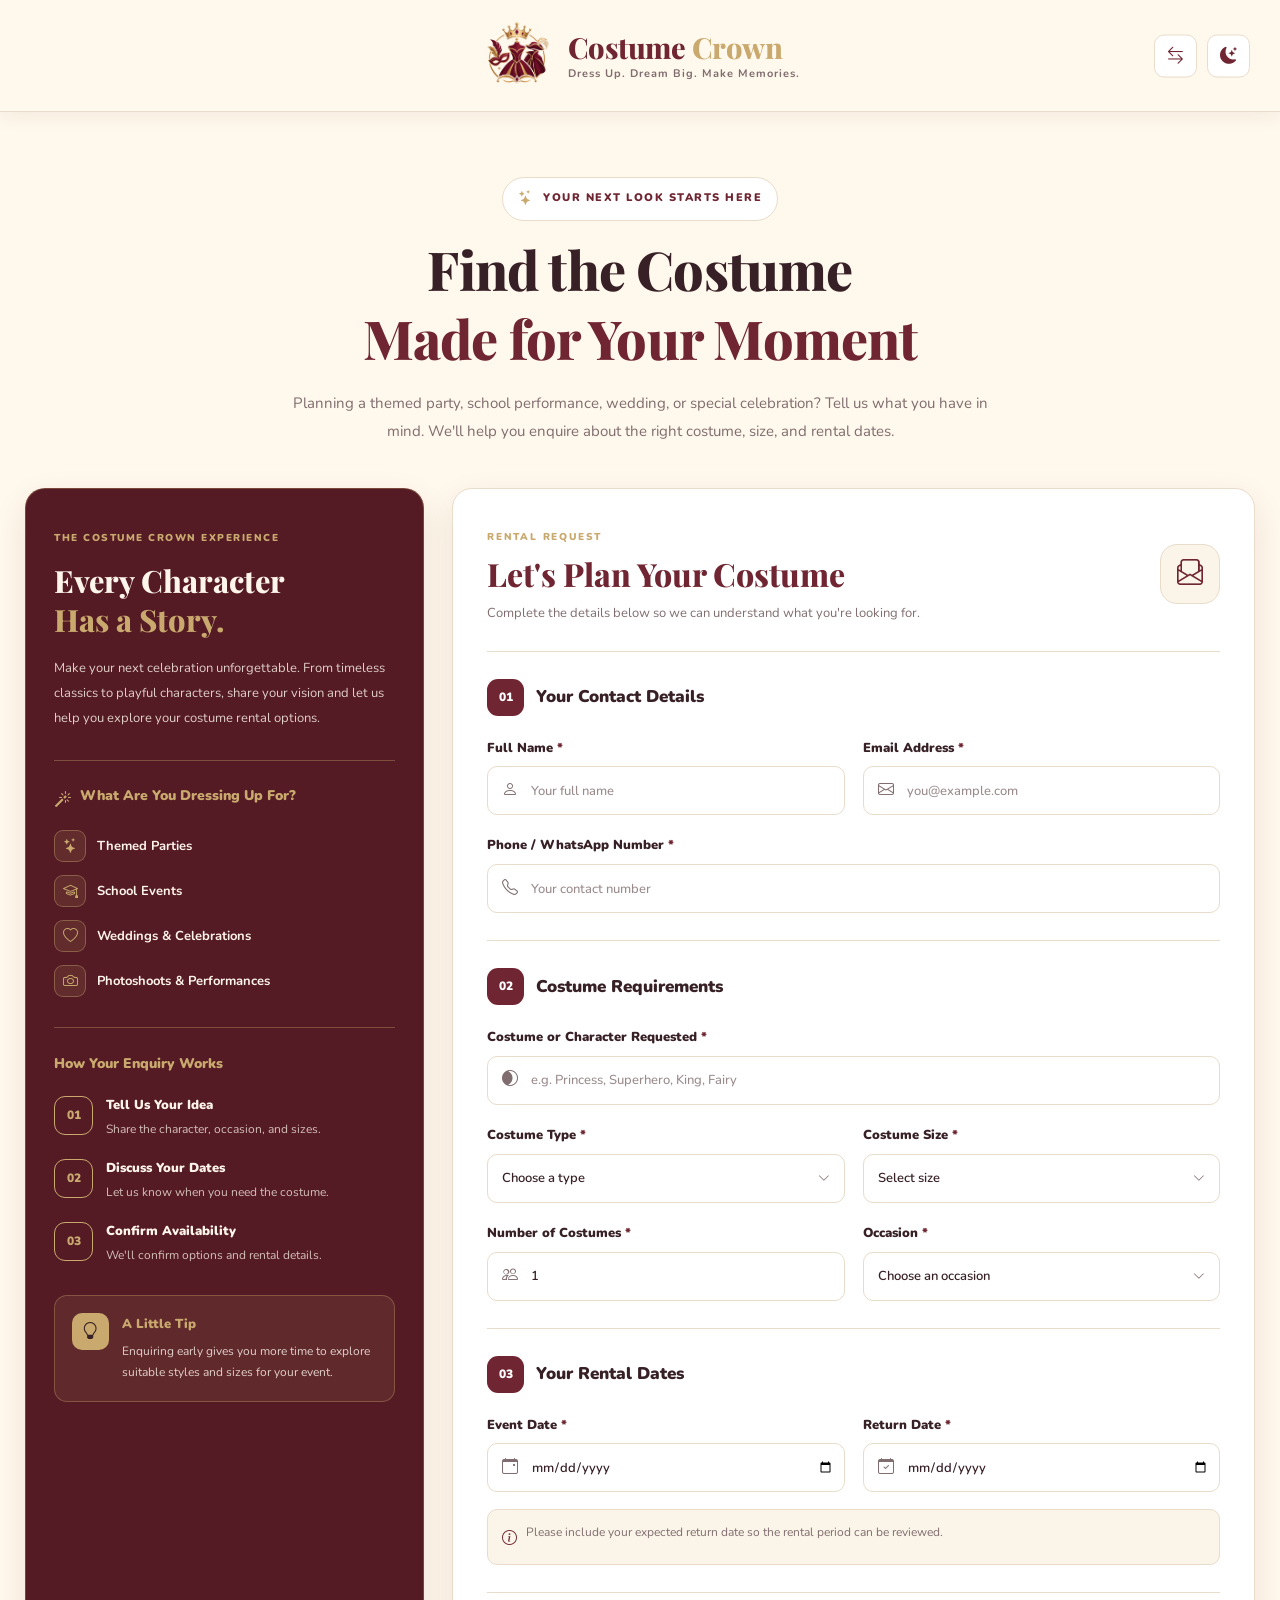
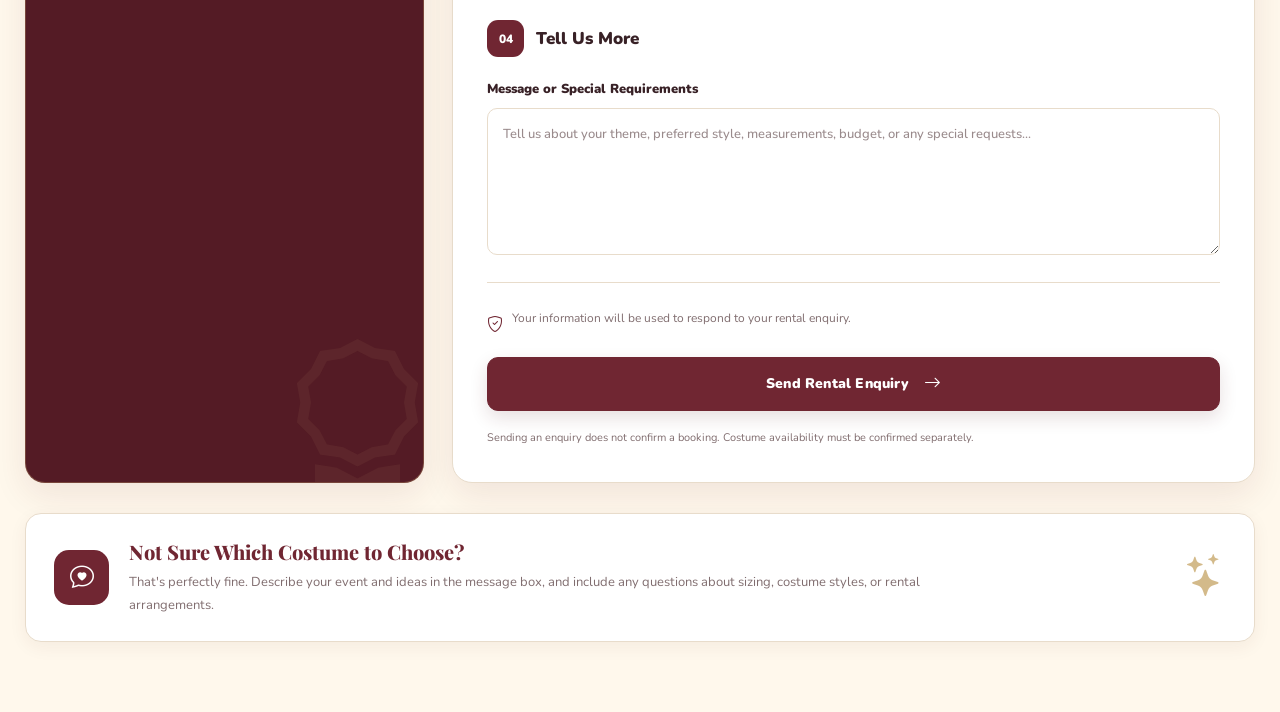
<file: form.html>
<!DOCTYPE html>
<html lang="en" dir="ltr" data-theme="light">

<head>
    <meta charset="UTF-8">
    <meta name="viewport" content="width=device-width, initial-scale=1.0">
    <meta name="theme-color" content="#FFF8EC">

    <meta name="description"
          content="Enquire about costume rentals at Costume Crown for parties, school events, weddings and special celebrations.">

    <title>Costume Rental Enquiry | Costume Crown</title>

    <link rel="icon" type="image/png" href="images/logo-1.png">

    <link rel="stylesheet"
          href="https://cdn.jsdelivr.net/npm/bootstrap-icons@1.11.3/font/bootstrap-icons.min.css">

    <link rel="preconnect" href="https://fonts.googleapis.com">
    <link rel="preconnect" href="https://fonts.gstatic.com" crossorigin>

    <link href="https://fonts.googleapis.com/css2?family=Nunito:wght@400;500;600;700;800&family=Playfair+Display:wght@700;800&display=swap"
          rel="stylesheet">

    <link rel="stylesheet" href="form.css">
</head>

<body>

    <header class="cc-brand-header">

        <div class="cc-brand-container">

            <!-- Centered logo + name + tagline -->
            <div class="cc-brand-centered">

                <a href="index.html"
                   class="cc-brand-link"
                   aria-label="Costume Crown homepage">

                    <img src="images/logo-1.png"
                         alt="Costume Crown logo"
                         class="cc-brand-logo">
                </a>

                <a href="index.html"
                   class="cc-brand-info"
                   aria-label="Costume Crown homepage">

                    <span class="cc-brand-name">
                        Costume <span>Crown</span>
                    </span>

                    <span class="cc-brand-tagline">
                        Dress Up. Dream Big. Make Memories.
                    </span>

                </a>

            </div>

            <div class="cc-display-controls" aria-label="Display settings">

                <button type="button"
                        class="cc-display-btn"
                        id="cc-rtl-toggle"
                        aria-label="Switch to right-to-left layout"
                        title="Toggle text direction">

                    <i class="bi bi-arrow-left-right" aria-hidden="true"></i>
                  
                </button>

                <button type="button"
                        class="cc-display-btn"
                        id="cc-theme-toggle"
                        aria-label="Switch to dark mode"
                        title="Toggle dark mode">

                    <i class="bi bi-moon-stars-fill"
                       id="cc-theme-icon"
                       aria-hidden="true"></i>
                </button>

            </div>

        </div>

    </header>



    <main>

        <section class="cc-rental-section" id="contact-form">

            <div class="cc-rental-container">

                <!-- Introduction -->
                <div class="cc-rental-intro">

                    <span class="cc-rental-eyebrow">
                        <i class="bi bi-stars" aria-hidden="true"></i>
                        YOUR NEXT LOOK STARTS HERE
                    </span>

                    <h1>
                        Find the Costume
                        <span>Made for Your Moment</span>
                    </h1>

                    <p>
                        Planning a themed party, school performance, wedding,
                        or special celebration? Tell us what you have in mind.
                        We'll help you enquire about the right costume, size,
                        and rental dates.
                    </p>

                </div>


                <div class="cc-rental-layout">


                   

                    <aside class="cc-rental-sidebar">

                        <div class="cc-rental-sidebar-top">

                            <span class="cc-rental-side-label">
                                THE COSTUME CROWN EXPERIENCE
                            </span>

                            <h2>
                                Every Character
                                <span>Has a Story.</span>
                            </h2>

                            <p class="cc-rental-side-description">
                                Make your next celebration unforgettable.
                                From timeless classics to playful characters,
                                share your vision and let us help you explore
                                your costume rental options.
                            </p>

                        </div>


                        <div class="cc-rental-category-block">

                            <h3>
                                <i class="bi bi-magic" aria-hidden="true"></i>
                                What Are You Dressing Up For?
                            </h3>

                            <div class="cc-rental-category-list">

                                <span>
                                    <i class="bi bi-stars" aria-hidden="true"></i>
                                    Themed Parties
                                </span>

                                <span>
                                    <i class="bi bi-mortarboard" aria-hidden="true"></i>
                                    School Events
                                </span>

                                <span>
                                    <i class="bi bi-heart" aria-hidden="true"></i>
                                    Weddings &amp; Celebrations
                                </span>

                                <span>
                                    <i class="bi bi-camera" aria-hidden="true"></i>
                                    Photoshoots &amp; Performances
                                </span>

                            </div>

                        </div>


                        <div class="cc-rental-process">

                            <h3>How Your Enquiry Works</h3>

                            <div class="cc-rental-process-item">
                                <span class="cc-rental-process-number">01</span>
                                <div>
                                    <h4>Tell Us Your Idea</h4>
                                    <p>Share the character, occasion, and sizes.</p>
                                </div>
                            </div>

                            <div class="cc-rental-process-item">
                                <span class="cc-rental-process-number">02</span>
                                <div>
                                    <h4>Discuss Your Dates</h4>
                                    <p>Let us know when you need the costume.</p>
                                </div>
                            </div>

                            <div class="cc-rental-process-item">
                                <span class="cc-rental-process-number">03</span>
                                <div>
                                    <h4>Confirm Availability</h4>
                                    <p>We'll confirm options and rental details.</p>
                                </div>
                            </div>

                        </div>


                        <div class="cc-rental-sidebar-tip">

                            <span class="cc-rental-tip-icon">
                                <i class="bi bi-lightbulb" aria-hidden="true"></i>
                            </span>

                            <div>
                                <strong>A Little Tip</strong>
                                <p>
                                    Enquiring early gives you more time to explore
                                    suitable styles and sizes for your event.
                                </p>
                            </div>

                        </div>

                        <div class="cc-rental-sidebar-decoration" aria-hidden="true">
                            <i class="bi bi-award"></i>
                        </div>

                    </aside>


                

                    <div class="cc-rental-form-panel">

                        <div class="cc-rental-form-header">

                            <div>
                                <span class="cc-rental-form-kicker">
                                    RENTAL REQUEST
                                </span>

                                <h2>Let's Plan Your Costume</h2>

                                <p>
                                    Complete the details below so we can understand
                                    what you're looking for.
                                </p>
                            </div>

                            <div class="cc-rental-form-header-icon">
                                <i class="bi bi-envelope-paper" aria-hidden="true"></i>
                            </div>

                        </div>


                        <form class="cc-rental-form"
                              id="cc-rental-form"
                              action="#"
                              method="post">


                           

                            <div class="cc-rental-form-section">

                                <div class="cc-rental-section-heading">
                                    <span>01</span>
                                    <h3>Your Contact Details</h3>
                                </div>

                                <div class="cc-rental-fields">

                                    <div class="cc-rental-field">
                                        <label for="cc-name">
                                            Full Name <span>*</span>
                                        </label>

                                        <div class="cc-rental-input">
                                            <i class="bi bi-person" aria-hidden="true"></i>
                                            <input type="text"
                                                   id="cc-name"
                                                   name="full_name"
                                                   placeholder="Your full name"
                                                   autocomplete="name"
                                                   required>
                                        </div>
                                    </div>

                                    <div class="cc-rental-field">
                                        <label for="cc-email">
                                            Email Address <span>*</span>
                                        </label>

                                        <div class="cc-rental-input">
                                            <i class="bi bi-envelope" aria-hidden="true"></i>
                                            <input type="email"
                                                   id="cc-email"
                                                   name="email"
                                                   placeholder="you@example.com"
                                                   autocomplete="email"
                                                   required>
                                        </div>
                                    </div>

                                    <div class="cc-rental-field cc-rental-field-full">
                                        <label for="cc-phone">
                                            Phone / WhatsApp Number <span>*</span>
                                        </label>

                                        <div class="cc-rental-input">
                                            <i class="bi bi-telephone" aria-hidden="true"></i>
                                            <input type="tel"
                                                   id="cc-phone"
                                                   name="phone"
                                                   placeholder="Your contact number"
                                                   autocomplete="tel"
                                                   required>
                                        </div>
                                    </div>

                                </div>

                            </div>



                            <div class="cc-rental-form-section">

                                <div class="cc-rental-section-heading">
                                    <span>02</span>
                                    <h3>Costume Requirements</h3>
                                </div>

                                <div class="cc-rental-fields">

                                    <div class="cc-rental-field cc-rental-field-full">
                                        <label for="cc-character">
                                            Costume or Character Requested <span>*</span>
                                        </label>

                                        <div class="cc-rental-input">
                                            <i class="bi bi-mask" aria-hidden="true"></i>
                                            <input type="text"
                                                   id="cc-character"
                                                   name="costume_character"
                                                   placeholder="e.g. Princess, Superhero, King, Fairy"
                                                   required>
                                        </div>
                                    </div>

                                    <div class="cc-rental-field">
                                        <label for="cc-costume-type">
                                            Costume Type <span>*</span>
                                        </label>

                                        <div class="cc-rental-select">
                                            <select id="cc-costume-type"
                                                    name="costume_type"
                                                    required>
                                                <option value="" disabled selected>Choose a type</option>
                                                <option value="adult">Adult Costume</option>
                                                <option value="children">Children's Costume</option>
                                                <option value="both">Adult &amp; Children's</option>
                                            </select>
                                            <i class="bi bi-chevron-down" aria-hidden="true"></i>
                                        </div>
                                    </div>

                                    <div class="cc-rental-field">
                                        <label for="cc-size">
                                            Costume Size <span>*</span>
                                        </label>

                                        <div class="cc-rental-select">
                                            <select id="cc-size"
                                                    name="costume_size"
                                                    required>
                                                <option value="" disabled selected>Select size</option>
                                                <option value="toddler">Toddler</option>
                                                <option value="child-small">Child Small</option>
                                                <option value="child-medium">Child Medium</option>
                                                <option value="child-large">Child Large</option>
                                                <option value="xs">Adult XS</option>
                                                <option value="s">Adult S</option>
                                                <option value="m">Adult M</option>
                                                <option value="l">Adult L</option>
                                                <option value="xl">Adult XL</option>
                                                <option value="xxl">Adult XXL</option>
                                                <option value="multiple">Multiple Sizes</option>
                                                <option value="unsure">Not Sure Yet</option>
                                            </select>
                                            <i class="bi bi-chevron-down" aria-hidden="true"></i>
                                        </div>
                                    </div>

                                    <div class="cc-rental-field">
                                        <label for="cc-quantity">
                                            Number of Costumes <span>*</span>
                                        </label>

                                        <div class="cc-rental-input">
                                            <i class="bi bi-people" aria-hidden="true"></i>
                                            <input type="number"
                                                   id="cc-quantity"
                                                   name="quantity"
                                                   min="1"
                                                   max="100"
                                                   value="1"
                                                   required>
                                        </div>
                                    </div>

                                    <div class="cc-rental-field">
                                        <label for="cc-occasion">
                                            Occasion <span>*</span>
                                        </label>

                                        <div class="cc-rental-select">
                                            <select id="cc-occasion"
                                                    name="occasion"
                                                    required>
                                                <option value="" disabled selected>Choose an occasion</option>
                                                <option value="birthday">Birthday Party</option>
                                                <option value="themed-party">Themed Party</option>
                                                <option value="wedding">Wedding</option>
                                                <option value="school">School Event</option>
                                                <option value="corporate">Corporate Event</option>
                                                <option value="festival">Festival or Cultural Event</option>
                                                <option value="stage">Stage Performance</option>
                                                <option value="halloween">Halloween</option>
                                                <option value="photoshoot">Photoshoot</option>
                                                <option value="other">Other</option>
                                            </select>
                                            <i class="bi bi-chevron-down" aria-hidden="true"></i>
                                        </div>
                                    </div>

                                </div>

                            </div>


                            <!-- 03 RENTAL DATES -->

                            <div class="cc-rental-form-section">

                                <div class="cc-rental-section-heading">
                                    <span>03</span>
                                    <h3>Your Rental Dates</h3>
                                </div>

                                <div class="cc-rental-fields">

                                    <div class="cc-rental-field">
                                        <label for="cc-event-date">
                                            Event Date <span>*</span>
                                        </label>

                                        <div class="cc-rental-input">
                                            <i class="bi bi-calendar-event" aria-hidden="true"></i>
                                            <input type="date"
                                                   id="cc-event-date"
                                                   name="event_date"
                                                   required>
                                        </div>
                                    </div>

                                    <div class="cc-rental-field">
                                        <label for="cc-return-date">
                                            Return Date <span>*</span>
                                        </label>

                                        <div class="cc-rental-input">
                                            <i class="bi bi-calendar-check" aria-hidden="true"></i>
                                            <input type="date"
                                                   id="cc-return-date"
                                                   name="return_date"
                                                   required>
                                        </div>
                                    </div>

                                </div>

                                <p class="cc-rental-date-note">
                                    <i class="bi bi-info-circle" aria-hidden="true"></i>
                                    Please include your expected return date so the rental period can be reviewed.
                                </p>

                            </div>


                            <!-- 04 MESSAGE -->

                            <div class="cc-rental-form-section">

                                <div class="cc-rental-section-heading">
                                    <span>04</span>
                                    <h3>Tell Us More</h3>
                                </div>

                                <div class="cc-rental-field">
                                    <label for="cc-message">
                                        Message or Special Requirements
                                    </label>

                                    <textarea id="cc-message"
                                              name="message"
                                              rows="5"
                                              placeholder="Tell us about your theme, preferred style, measurements, budget, or any special requests..."></textarea>
                                </div>

                            </div>


                           

                            <div class="cc-rental-form-footer">

                                <p class="cc-rental-privacy">
                                    <i class="bi bi-shield-check" aria-hidden="true"></i>
                                    Your information will be used to respond to your rental enquiry.
                                </p>

                                <button type="submit" class="cc-rental-submit">
                                    <span>Send Rental Enquiry</span>
                                    <i class="bi bi-arrow-right" aria-hidden="true"></i>
                                </button>

                                <p class="cc-rental-disclaimer">
                                    Sending an enquiry does not confirm a booking.
                                    Costume availability must be confirmed separately.
                                </p>

                            </div>

                        </form>

                    </div>

                </div>


              

                <div class="cc-rental-bottom-strip">

                    <div class="cc-rental-bottom-icon">
                        <i class="bi bi-chat-heart" aria-hidden="true"></i>
                    </div>

                    <div class="cc-rental-bottom-copy">
                        <h3>Not Sure Which Costume to Choose?</h3>
                        <p>
                            That's perfectly fine. Describe your event and ideas
                            in the message box, and include any questions about
                            sizing, costume styles, or rental arrangements.
                        </p>
                    </div>

                    <span class="cc-rental-bottom-decoration" aria-hidden="true">
                        <i class="bi bi-stars"></i>
                    </span>

                </div>

            </div>

        </section>

    </main>

    <script src="form.js"></script>

</body>
</html>
</file>
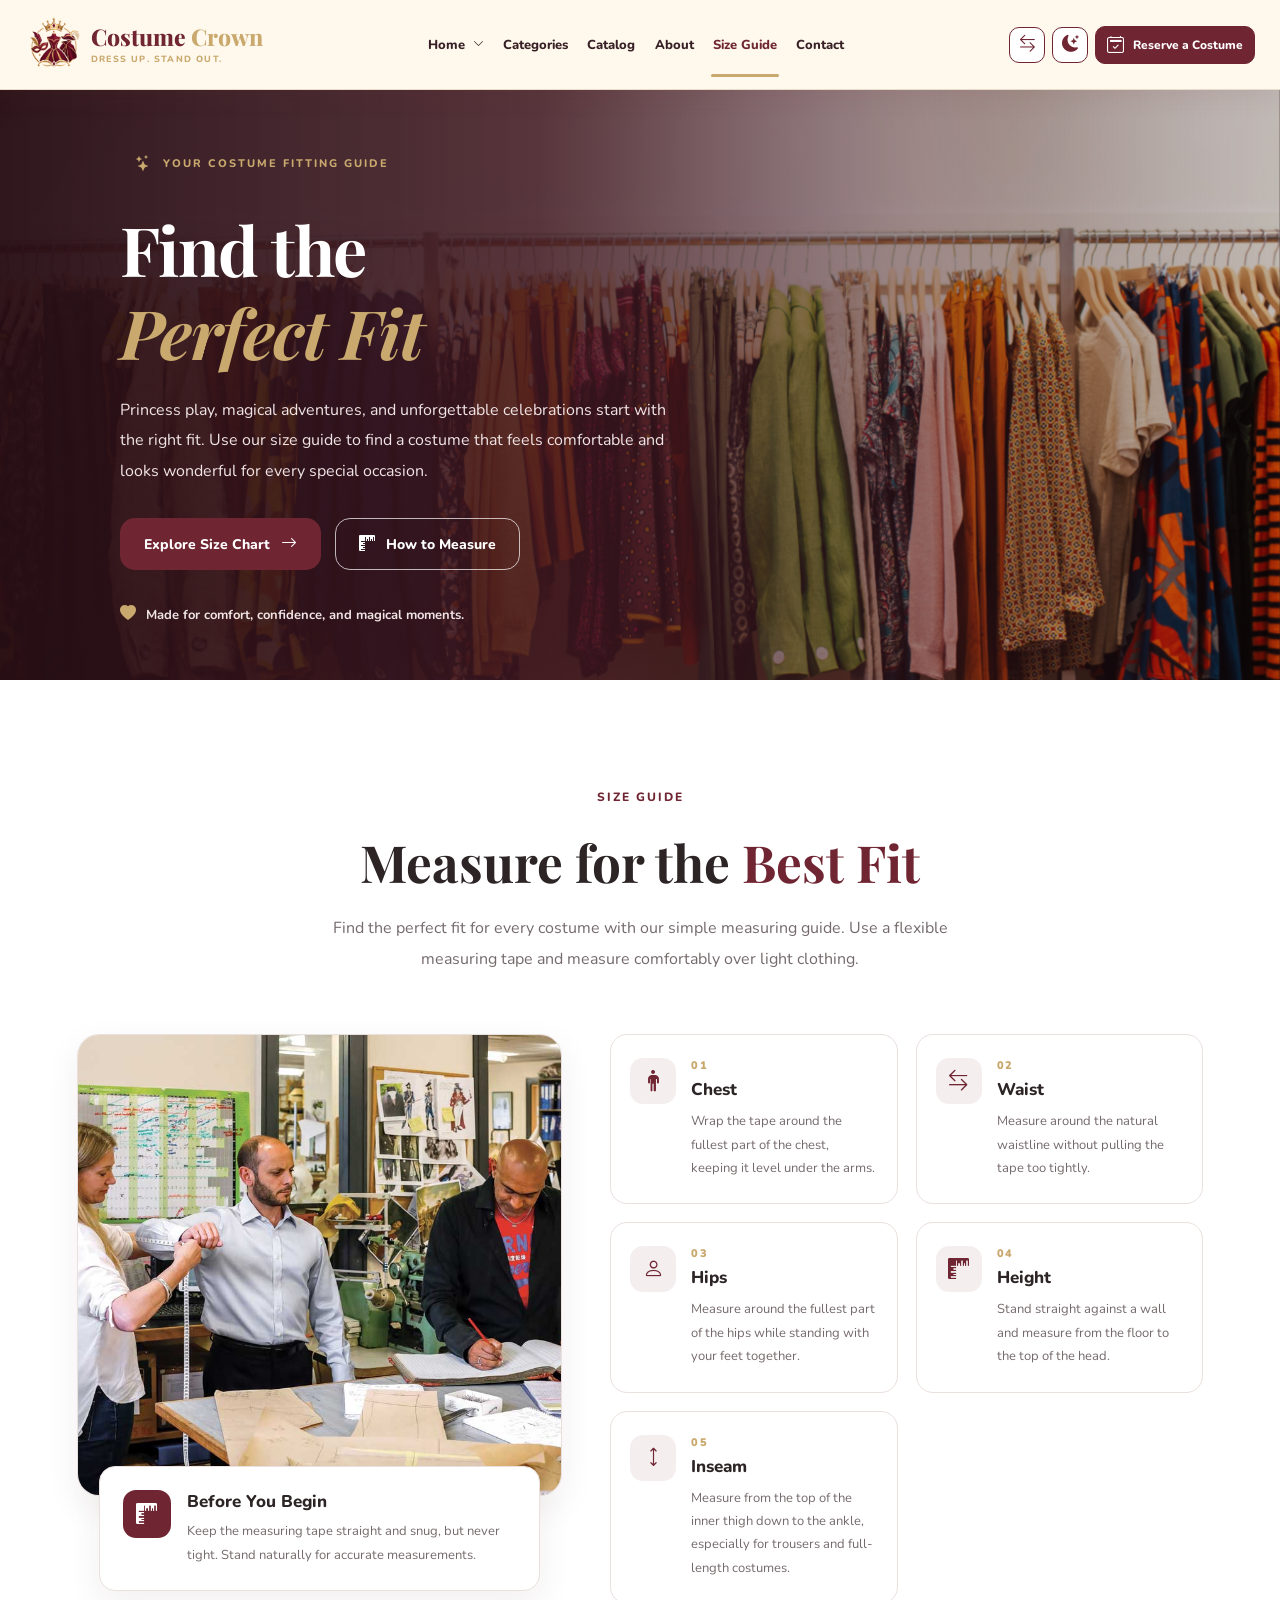
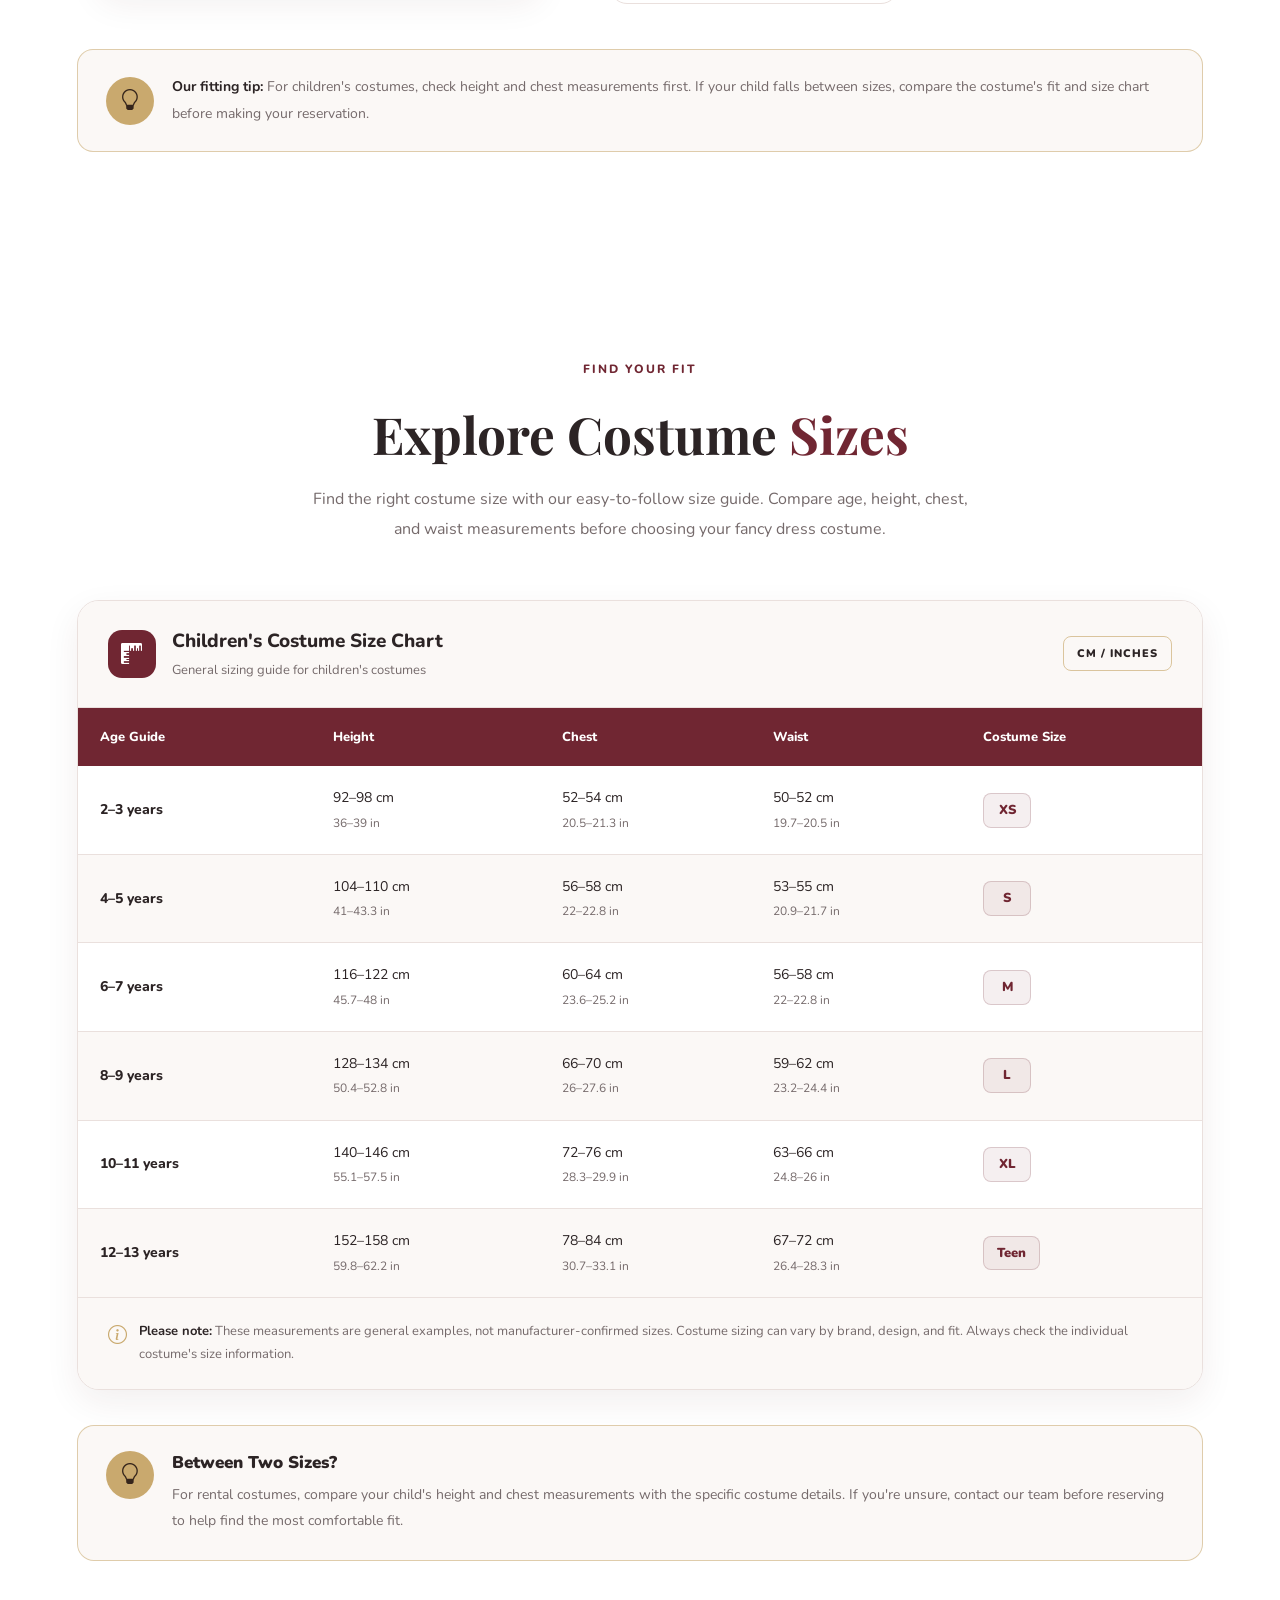
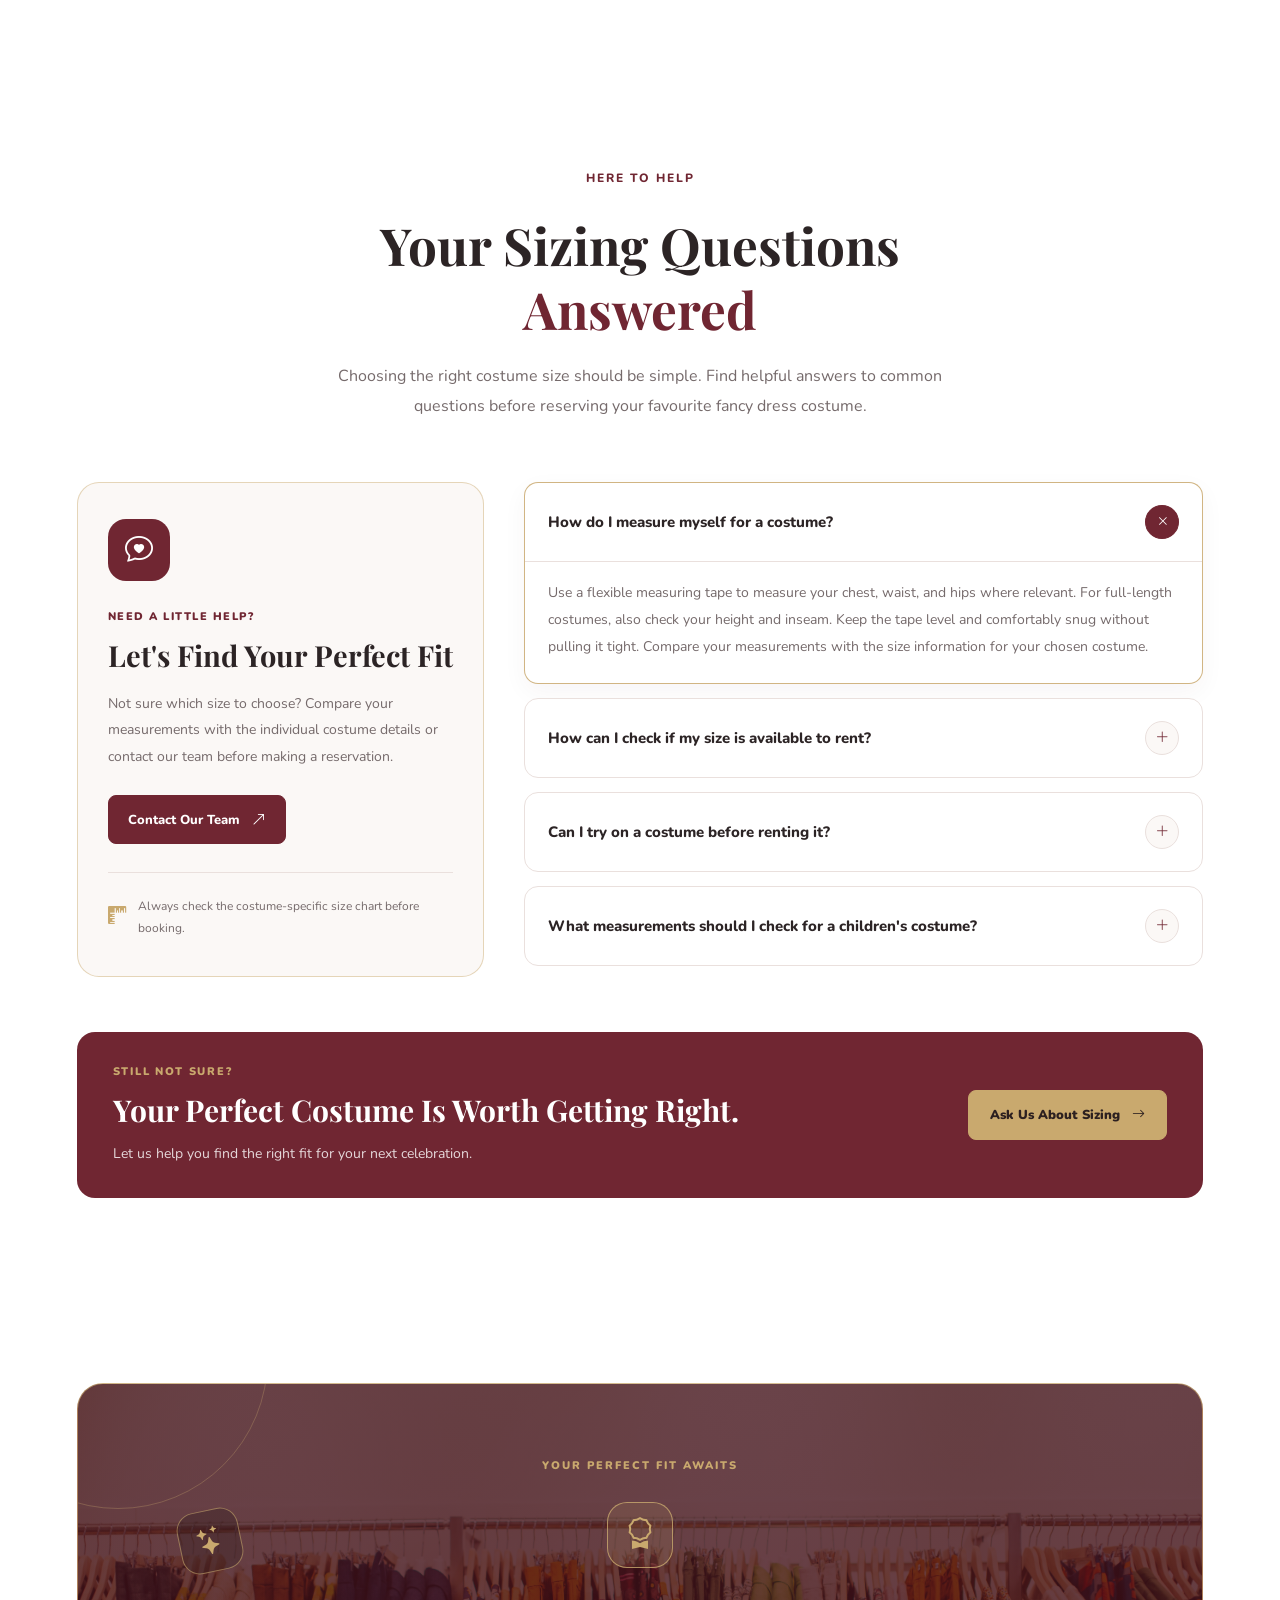
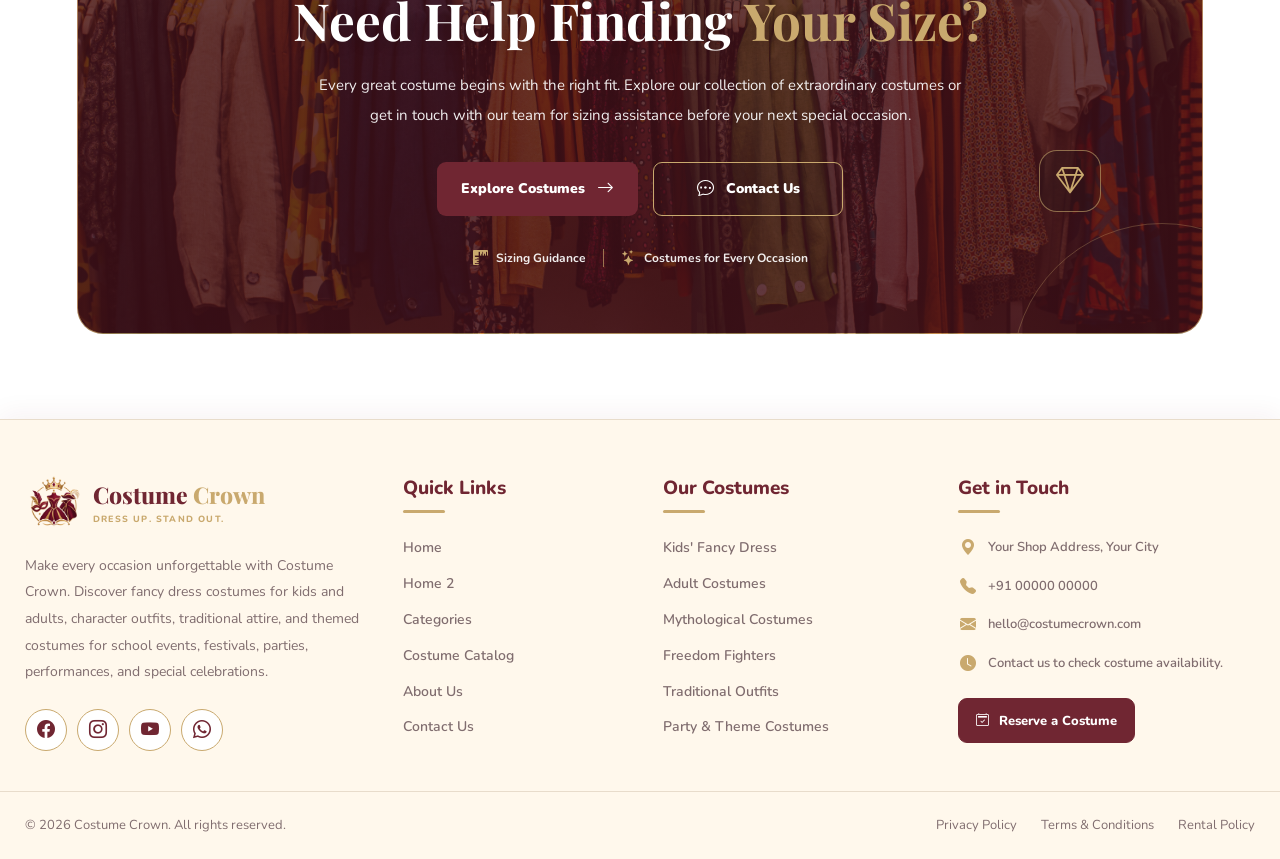
<file: size-guide.html>
<!DOCTYPE html>
<html lang="en" dir="ltr">

<head>
    <meta charset="UTF-8">
    <meta name="viewport" content="width=device-width, initial-scale=1.0">
    <title>Costume Crown</title>
     <link rel="icon" type="image/png" href="images/logo-1.png">
  
    <link rel="stylesheet"
          href="https://cdn.jsdelivr.net/npm/bootstrap-icons@1.11.3/font/bootstrap-icons.min.css">

  
    <link rel="preconnect" href="https://fonts.googleapis.com">
    <link rel="preconnect" href="https://fonts.gstatic.com" crossorigin>
    <link href="https://fonts.googleapis.com/css2?family=Nunito:wght@400;500;600;700;800&family=Playfair+Display:wght@700;800&display=swap"
          rel="stylesheet">

    <link rel="stylesheet" href="size-guide.css">
</head>

<body>

<header class="main-header">
    <div class="header-container">

      
        <a href="index.html" class="brand" aria-label="Costume Crown home">
            <div class="brand-logo">
                <img src="images/logo-1.png" alt="Costume Crown logo">
            </div>

            <div class="brand-content">
                <div class="brand-name">Costume <span>Crown</span></div>
                <div class="brand-tagline">DRESS UP. STAND OUT.</div>
            </div>
        </a>

    
        <nav class="nav-menu" id="navMenu" aria-label="Main navigation">

            
            <div class="nav-dropdown" id="navDropdown">
                <button type="button"
                        class="nav-dropdown-toggle"
                        id="dropdownToggle"
                        aria-expanded="false"
                        aria-controls="homeDropdownMenu">
                    <span>Home</span>
                    <i class="bi bi-chevron-down" aria-hidden="true"></i>
                </button>

                <div class="dropdown-menu" id="homeDropdownMenu">
                    <a href="index.html" class="dropdown-link">Home 1</a>
                    <a href="home-2.html" class="dropdown-link">Home 2</a>
                </div>
            </div>

            <a href="categories.html" class="nav-link">Categories</a>
            <a href="catalog.html" class="nav-link">Catalog</a>
            <a href="about.html" class="nav-link">About</a>
            <a href="size-guide.html" class="nav-link">Size Guide</a>
            <a href="contact.html" class="nav-link">Contact</a>

          
            <a href="form.html" class="header-cta mobile-cta">
                <i class="bi bi-calendar2-check" aria-hidden="true"></i>
                <span>Reserve a Costume</span>
            </a>

        </nav>

        
        <div class="header-actions">

          

          
            <button type="button"
                    class="header-icon-btn"
                    id="rtlToggle"
                    aria-label="Toggle text direction"
                    title="RTL / LTR">
                <i class="bi bi-arrow-left-right" aria-hidden="true"></i>
            </button>

          
            <button type="button"
                    class="header-icon-btn"
                    id="themeToggle"
                    aria-label="Toggle dark mode"
                    title="Dark / Light mode">
                <i class="bi bi-moon-stars-fill"
                   id="themeIcon"
                   aria-hidden="true"></i>
            </button>
             
            <a href="form.html" class="header-cta desktop-cta">
                <i class="bi bi-calendar2-check" aria-hidden="true"></i>
                <span>Reserve a Costume</span>
            </a>

           
            <button type="button"
                    class="menu-toggle"
                    id="menuToggle"
                    aria-label="Open navigation menu"
                    aria-controls="navMenu"
                    aria-expanded="false">
                <i class="bi bi-list" id="menuIcon" aria-hidden="true"></i>
            </button>

        </div>
    </div>
</header>







<section class="size-guide-hero" id="size-guide">

    <!-- Background Image -->
    <div class="size-guide-hero__background"></div>
    <div class="size-guide-hero__overlay"></div>

    <div class="size-guide-hero__container">

        <div class="size-guide-hero__content">

            <span class="size-guide-hero__label">
                <i class="bi bi-stars"></i>
                YOUR COSTUME FITTING GUIDE
            </span>

            <h1>
                Find the
                <span>Perfect Fit</span>
            </h1>

            <p class="size-guide-hero__description">
                Princess play, magical adventures, and unforgettable
                celebrations start with the right fit. Use our size
                guide to find a costume that feels comfortable and
                looks wonderful for every special occasion.
            </p>

            <div class="size-guide-hero__buttons">

                <a href="#size-chart"
                   class="size-guide-btn size-guide-btn--primary">

                    <span>Explore Size Chart</span>
                    <i class="bi bi-arrow-right"></i>

                </a>

                <a href="#how-to-measure"
                   class="size-guide-btn size-guide-btn--secondary">

                    <i class="bi bi-rulers"></i>
                    <span>How to Measure</span>

                </a>

            </div>

            <div class="size-guide-hero__trust">

                <i class="bi bi-heart-fill"></i>

                <span>
                    Made for comfort, confidence, and magical moments.
                </span>

            </div>

        </div>

       
        <div class="size-guide-hero__decoration">
            <span class="size-guide-hero__decoration-line"></span>
            <span>THE PERFECT FIT STARTS HERE</span>
        </div>

    </div>

</section>









<section class="measurement-section" id="how-to-measure">

    <div class="measurement-container">

      
        <div class="measurement-heading">

            <span class="measurement-eyebrow">
                SIZE GUIDE
            </span>

            <h2>
                Measure for the
                <span>Best Fit</span>
            </h2>

            <p>
                Find the perfect fit for every costume with our
                simple measuring guide. Use a flexible measuring
                tape and measure comfortably over light clothing.
            </p>

        </div>


        
        <div class="measurement-layout">

            
            <div class="measurement-visual">

                <div class="measurement-image">
                    <img
                        src="images/sizes.jpg"
                        alt="Guide showing how to measure clothing sizes"
                        loading="lazy"
                    >
                </div>

                <div class="measurement-note">
                    <span class="measurement-note-icon">
                        <i class="bi bi-rulers"></i>
                    </span>

                    <div>
                        <h3>Before You Begin</h3>
                        <p>
                            Keep the measuring tape straight and snug,
                            but never tight. Stand naturally for accurate
                            measurements.
                        </p>
                    </div>
                </div>

            </div>


           
            <div class="measurement-details">

               
                <article class="measurement-card">

                    <div class="measurement-icon">
                        <i class="bi bi-person-standing"></i>
                    </div>

                    <div class="measurement-card-content">
                        <span class="measurement-number">01</span>

                        <h3>Chest</h3>

                        <p>
                            Wrap the tape around the fullest part of
                            the chest, keeping it level under the arms.
                        </p>
                    </div>

                </article>


               
                <article class="measurement-card">

                    <div class="measurement-icon">
                        <i class="bi bi-arrow-left-right"></i>
                    </div>

                    <div class="measurement-card-content">
                        <span class="measurement-number">02</span>

                        <h3>Waist</h3>

                        <p>
                            Measure around the natural waistline without
                            pulling the tape too tightly.
                        </p>
                    </div>

                </article>


              
                <article class="measurement-card">

                    <div class="measurement-icon">
                        <i class="bi bi-person"></i>
                    </div>

                    <div class="measurement-card-content">
                        <span class="measurement-number">03</span>

                        <h3>Hips</h3>

                        <p>
                            Measure around the fullest part of the hips
                            while standing with your feet together.
                        </p>
                    </div>

                </article>


               
                <article class="measurement-card">

                    <div class="measurement-icon">
                        <i class="bi bi-rulers"></i>
                    </div>

                    <div class="measurement-card-content">
                        <span class="measurement-number">04</span>

                        <h3>Height</h3>

                        <p>
                            Stand straight against a wall and measure
                            from the floor to the top of the head.
                        </p>
                    </div>

                </article>


                
                <article class="measurement-card">

                    <div class="measurement-icon">
                        <i class="bi bi-arrows-vertical"></i>
                    </div>

                    <div class="measurement-card-content">
                        <span class="measurement-number">05</span>

                        <h3>Inseam</h3>

                        <p>
                            Measure from the top of the inner thigh
                            down to the ankle, especially for trousers
                            and full-length costumes.
                        </p>
                    </div>

                </article>

            </div>

        </div>


      
        <div class="measurement-tip">

            <div class="measurement-tip-icon">
                <i class="bi bi-lightbulb"></i>
            </div>

            <p>
                <strong>Our fitting tip:</strong>
                For children's costumes, check height and chest
                measurements first. If your child falls between
                sizes, compare the costume's fit and size chart
                before making your reservation.
            </p>

        </div>

    </div>

</section>











<section class="costume-size-section" id="costume-size-chart">

    <div class="costume-size-container">

     
        <div class="costume-size-heading">

            <span class="costume-size-eyebrow">
                FIND YOUR FIT
            </span>

            <h2>
                Explore Costume
                <span>Sizes</span>
            </h2>

            <p>
                Find the right costume size with our easy-to-follow
                size guide. Compare age, height, chest, and waist
                measurements before choosing your fancy dress costume.
            </p>

        </div>


       
        <div class="costume-size-card">

            <div class="costume-size-card-header">

                <div class="costume-size-card-title">
                    <span class="costume-size-title-icon">
                        <i class="bi bi-rulers"></i>
                    </span>

                    <div>
                        <h3>Children's Costume Size Chart</h3>
                        <p>General sizing guide for children's costumes</p>
                    </div>
                </div>

                <span class="costume-size-unit">
                    CM / INCHES
                </span>

            </div>


          
            <div class="costume-size-table-wrapper">

                <table class="costume-size-table">

                    <thead>
                        <tr>
                            <th scope="col">Age Guide</th>
                            <th scope="col">Height</th>
                            <th scope="col">Chest</th>
                            <th scope="col">Waist</th>
                            <th scope="col">Costume Size</th>
                        </tr>
                    </thead>

                    <tbody>

                        <tr>
                            <td data-label="Age Guide">
                                <span class="costume-age">2–3 years</span>
                            </td>

                            <td data-label="Height">
                                92–98 cm
                                <small>36–39 in</small>
                            </td>

                            <td data-label="Chest">
                                52–54 cm
                                <small>20.5–21.3 in</small>
                            </td>

                            <td data-label="Waist">
                                50–52 cm
                                <small>19.7–20.5 in</small>
                            </td>

                            <td data-label="Costume Size">
                                <span class="costume-size-badge">XS</span>
                            </td>
                        </tr>


                        <tr>
                            <td data-label="Age Guide">
                                <span class="costume-age">4–5 years</span>
                            </td>

                            <td data-label="Height">
                                104–110 cm
                                <small>41–43.3 in</small>
                            </td>

                            <td data-label="Chest">
                                56–58 cm
                                <small>22–22.8 in</small>
                            </td>

                            <td data-label="Waist">
                                53–55 cm
                                <small>20.9–21.7 in</small>
                            </td>

                            <td data-label="Costume Size">
                                <span class="costume-size-badge">S</span>
                            </td>
                        </tr>


                        <tr>
                            <td data-label="Age Guide">
                                <span class="costume-age">6–7 years</span>
                            </td>

                            <td data-label="Height">
                                116–122 cm
                                <small>45.7–48 in</small>
                            </td>

                            <td data-label="Chest">
                                60–64 cm
                                <small>23.6–25.2 in</small>
                            </td>

                            <td data-label="Waist">
                                56–58 cm
                                <small>22–22.8 in</small>
                            </td>

                            <td data-label="Costume Size">
                                <span class="costume-size-badge">M</span>
                            </td>
                        </tr>


                        <tr>
                            <td data-label="Age Guide">
                                <span class="costume-age">8–9 years</span>
                            </td>

                            <td data-label="Height">
                                128–134 cm
                                <small>50.4–52.8 in</small>
                            </td>

                            <td data-label="Chest">
                                66–70 cm
                                <small>26–27.6 in</small>
                            </td>

                            <td data-label="Waist">
                                59–62 cm
                                <small>23.2–24.4 in</small>
                            </td>

                            <td data-label="Costume Size">
                                <span class="costume-size-badge">L</span>
                            </td>
                        </tr>


                        <tr>
                            <td data-label="Age Guide">
                                <span class="costume-age">10–11 years</span>
                            </td>

                            <td data-label="Height">
                                140–146 cm
                                <small>55.1–57.5 in</small>
                            </td>

                            <td data-label="Chest">
                                72–76 cm
                                <small>28.3–29.9 in</small>
                            </td>

                            <td data-label="Waist">
                                63–66 cm
                                <small>24.8–26 in</small>
                            </td>

                            <td data-label="Costume Size">
                                <span class="costume-size-badge">XL</span>
                            </td>
                        </tr>


                        <tr>
                            <td data-label="Age Guide">
                                <span class="costume-age">12–13 years</span>
                            </td>

                            <td data-label="Height">
                                152–158 cm
                                <small>59.8–62.2 in</small>
                            </td>

                            <td data-label="Chest">
                                78–84 cm
                                <small>30.7–33.1 in</small>
                            </td>

                            <td data-label="Waist">
                                67–72 cm
                                <small>26.4–28.3 in</small>
                            </td>

                            <td data-label="Costume Size">
                                <span class="costume-size-badge">Teen</span>
                            </td>
                        </tr>

                    </tbody>

                </table>

            </div>


           
            <div class="costume-size-footnote">

                <i class="bi bi-info-circle"></i>

                <p>
                    <strong>Please note:</strong>
                    These measurements are general examples, not
                    manufacturer-confirmed sizes. Costume sizing can
                    vary by brand, design, and fit. Always check the
                    individual costume's size information.
                </p>

            </div>

        </div>


       
        <div class="costume-size-tip">

            <div class="costume-size-tip-icon">
                <i class="bi bi-lightbulb"></i>
            </div>

            <div class="costume-size-tip-content">
                <h3>Between Two Sizes?</h3>

                <p>
                    For rental costumes, compare your child's height
                    and chest measurements with the specific costume
                    details. If you're unsure, contact our team before
                    reserving to help find the most comfortable fit.
                </p>
            </div>

        </div>

    </div>

</section>










<section class="size-faq-section" id="size-guide-faqs">

    <div class="size-faq-container">

       
        
        <div class="size-faq-heading">

            <span class="size-faq-eyebrow">
                HERE TO HELP
            </span>

            <h2>
                Your Sizing Questions
                <span>Answered</span>
            </h2>

            <p>
                Choosing the right costume size should be simple.
                Find helpful answers to common questions before
                reserving your favourite fancy dress costume.
            </p>

        </div>


       
        <div class="size-faq-layout">

           
            <aside class="size-faq-aside">

                <div class="size-faq-aside-icon">
                    <i class="bi bi-chat-heart"></i>
                </div>

                <span class="size-faq-aside-label">
                    NEED A LITTLE HELP?
                </span>

                <h3>
                    Let's Find Your Perfect Fit
                </h3>

                <p>
                    Not sure which size to choose? Compare your
                    measurements with the individual costume details
                    or contact our team before making a reservation.
                </p>

                <a href="contact.html" class="size-faq-contact-btn">
                    Contact Our Team
                    <i class="bi bi-arrow-up-right"></i>
                </a>

                <div class="size-faq-aside-note">
                    <i class="bi bi-rulers"></i>
                    <span>
                        Always check the costume-specific size chart
                        before booking.
                    </span>
                </div>

            </aside>


           
            <div class="size-faq-list">

              
                <details class="size-faq-item" open>

                    <summary>
                        <span class="size-faq-question">
                            How do I measure myself for a costume?
                        </span>

                        <span class="size-faq-toggle"
                              aria-hidden="true">
                            <i class="bi bi-plus-lg"></i>
                        </span>
                    </summary>

                    <div class="size-faq-answer">
                        <p>
                            Use a flexible measuring tape to measure
                            your chest, waist, and hips where relevant.
                            For full-length costumes, also check your
                            height and inseam. Keep the tape level and
                            comfortably snug without pulling it tight.
                            Compare your measurements with the size
                            information for your chosen costume.
                        </p>
                    </div>

                </details>


             
                <details class="size-faq-item">

                    <summary>
                        <span class="size-faq-question">
                            How can I check if my size is available to rent?
                        </span>

                        <span class="size-faq-toggle"
                              aria-hidden="true">
                            <i class="bi bi-plus-lg"></i>
                        </span>
                    </summary>

                    <div class="size-faq-answer">
                        <p>
                            Visit the costume's product page and check
                            the available size or reservation details.
                            Availability may depend on your rental dates
                            and existing bookings. If the information
                            is not displayed online, contact our team
                            with the costume name, required size, and
                            rental dates so we can help you check.
                        </p>
                    </div>

                </details>


               
                <details class="size-faq-item">

                    <summary>
                        <span class="size-faq-question">
                            Can I try on a costume before renting it?
                        </span>

                        <span class="size-faq-toggle"
                              aria-hidden="true">
                            <i class="bi bi-plus-lg"></i>
                        </span>
                    </summary>

                    <div class="size-faq-answer">
                        <p>
                            Fitting options depend on our shop's
                            location and rental policy. Contact us
                            before visiting to confirm whether a fitting
                            appointment is available for your chosen
                            costume and size.
                        </p>
                    </div>

                </details>


              
                <details class="size-faq-item">

                    <summary>
                        <span class="size-faq-question">
                            What measurements should I check for a children's costume?
                        </span>

                        <span class="size-faq-toggle"
                              aria-hidden="true">
                            <i class="bi bi-plus-lg"></i>
                        </span>
                    </summary>

                    <div class="size-faq-answer">
                        <p>
                            Start with your child's height and chest
                            measurements, then check the waist and
                            inseam if the costume includes fitted
                            trousers or full-length clothing. Review
                            any special sizing notes provided for the
                            specific design.
                        </p>
                    </div>

                </details>


               
            </div>

        </div>


    
        <div class="size-faq-bottom">

            <div class="size-faq-bottom-content">
                <span>STILL NOT SURE?</span>

                <h3>
                    Your Perfect Costume Is Worth Getting Right.
                </h3>

                <p>
                    Let us help you find the right fit for your next
                    celebration.
                </p>
            </div>

            <a href="contact.html" class="size-faq-bottom-btn">
                Ask Us About Sizing
                <i class="bi bi-arrow-right"></i>
            </a>

        </div>

    </div>

</section>











<section class="size-cta-section" id="size-guide-cta">

    <div class="size-cta-container">

       
        <div class="size-cta-decoration size-cta-decoration--left"
             aria-hidden="true">
            <i class="bi bi-stars"></i>
        </div>

        <div class="size-cta-decoration size-cta-decoration--right"
             aria-hidden="true">
            <i class="bi bi-gem"></i>
        </div>


       
        <div class="size-cta-content">

            <span class="size-cta-eyebrow">
                YOUR PERFECT FIT AWAITS
            </span>

            <div class="size-cta-crown" aria-hidden="true">
                <i class="bi bi-award"></i>
            </div>

            <h2>
                Need Help Finding
                <span>Your Size?</span>
            </h2>

            <p>
                Every great costume begins with the right fit.
                Explore our collection of extraordinary costumes
                or get in touch with our team for sizing assistance
                before your next special occasion.
            </p>


         
            <div class="size-cta-actions">

                <a href="catalog.html"
                   class="size-cta-btn size-cta-btn--primary">

                    <span>Explore Costumes</span>

                    <i class="bi bi-arrow-right"
                       aria-hidden="true"></i>

                </a>


                <a href="contact.html"
                   class="size-cta-btn size-cta-btn--secondary">

                    <i class="bi bi-chat-dots"
                       aria-hidden="true"></i>

                    <span>Contact Us</span>

                </a>

            </div>


            <div class="size-cta-trust">

                <span>
                    <i class="bi bi-rulers" aria-hidden="true"></i>
                    Sizing Guidance
                </span>

                <span class="size-cta-trust-divider"
                      aria-hidden="true"></span>

                <span>
                    <i class="bi bi-stars" aria-hidden="true"></i>
                    Costumes for Every Occasion
                </span>

            </div>

        </div>

    </div>

</section>
















<footer class="costume-footer" id="footer">

    <div class="footer-container">

        
        <div class="footer-brand">

            <a href="index.html"
               class="footer-brand-link"
               aria-label="Costume Crown home">

                <div class="footer-brand-logo">
                    <img src="images/logo-1.png"
                         alt="Costume Crown logo">
                </div>

                <div class="footer-brand-content">
                    <div class="footer-brand-name">
                        Costume <span>Crown</span>
                    </div>

                    <div class="footer-brand-tagline">
                        DRESS UP. STAND OUT.
                    </div>
                </div>

            </a>

            <p class="footer-description">
                Make every occasion unforgettable with Costume Crown.
                Discover fancy dress costumes for kids and adults,
                character outfits, traditional attire, and themed
                costumes for school events, festivals, parties,
                performances, and special celebrations.
            </p>

            <div class="footer-socials">
                <a href="#"
                   aria-label="Facebook">
                    <i class="bi bi-facebook"></i>
                </a>

                <a href="#"
                   aria-label="Instagram">
                    <i class="bi bi-instagram"></i>
                </a>

                <a href="#"
                   aria-label="YouTube">
                    <i class="bi bi-youtube"></i>
                </a>

                <a href="#"
                   aria-label="WhatsApp">
                    <i class="bi bi-whatsapp"></i>
                </a>
            </div>

        </div>


       
        <div class="footer-column">

            <h3>Quick Links</h3>

            <ul>
                <li><a href="index.html">Home</a></li>
                <li><a href="home-2.html">Home 2</a></li>
                <li><a href="categories.html">Categories</a></li>
                <li><a href="catalog.html">Costume Catalog</a></li>
                <li><a href="about.html">About Us</a></li>
                <li><a href="contact.html">Contact Us</a></li>
            </ul>

        </div>


       
        <div class="footer-column">

            <h3>Our Costumes</h3>

            <ul>
                <li><a href="categories.html">Kids' Fancy Dress</a></li>
                <li><a href="categories.html">Adult Costumes</a></li>
                <li><a href="categories.html">Mythological Costumes</a></li>
                <li><a href="categories.html">Freedom Fighters</a></li>
                <li><a href="categories.html">Traditional Outfits</a></li>
                <li><a href="categories.html">Party & Theme Costumes</a></li>
            </ul>

        </div>


     
        <div class="footer-column footer-contact">

            <h3>Get in Touch</h3>

            <p>
                <i class="bi bi-geo-alt-fill" aria-hidden="true"></i>
                <span>Your Shop Address, Your City</span>
            </p>

            <p>
                <i class="bi bi-telephone-fill" aria-hidden="true"></i>
                <a href="tel:+910000000000">+91 00000 00000</a>
            </p>

            <p>
                <i class="bi bi-envelope-fill" aria-hidden="true"></i>
                <a href="mailto:hello@costumecrown.com">
                    hello@costumecrown.com
                </a>
            </p>

            <p>
                <i class="bi bi-clock-fill" aria-hidden="true"></i>
                <span>Contact us to check costume availability.</span>
            </p>

            <a href="contact.html" class="footer-cta">
                <i class="bi bi-calendar2-check" aria-hidden="true"></i>
                <span>Reserve a Costume</span>
            </a>

        </div>

    </div>


   
    <div class="footer-bottom">

        <p class="footer-copyright">
            &copy; <span id="footerYear"></span>
            Costume Crown. All rights reserved.
        </p>

        <div class="footer-legal">
            <a href="#">Privacy Policy</a>
            <a href="#">Terms &amp; Conditions</a>
            <a href="#">Rental Policy</a>
        </div>

    </div>

</footer>


<script src="size-guide.js"></script>
</body>
</html>
</file>
<file: categories.css>
:root {
    --primary: #702632;
    --primary-dark: #541B25;
    --secondary: #C9A96E;

    --background: #FFF8EC;
    --surface: #FFFFFF;
    --text: #382126;
    --muted: #806D6F;
    --border: #E8DCCB;

    --header-bg: rgba(255, 248, 236, 0.97);
    --header-shadow: 0 5px 25px rgba(112, 38, 50, 0.10);

    --transition: 0.3s ease;
    --header-height: 90px;
}



html[data-theme="dark"] {
    --primary: #541B25 ;
    --primary-dark:  #541B25;
    --secondary: #C9A96E;

    --background: #211719;
    --surface: #302225;
    --text: #FFF5EB;
    --muted: #C8B5B4;
    --border: #4A3438;

    --header-bg: rgba(33, 23, 25, 0.97);
    --header-shadow: 0 5px 25px rgba(0, 0, 0, 0.30);
}


*,
*::before,
*::after {
    box-sizing: border-box;
}

html {
    width: 100%;
    max-width: 100%;
    scroll-behavior: smooth;
    overflow-x: clip;
}

body {
    width: 100%;
    max-width: 100%;
    margin: 0;
    padding-top: var(--header-height);
    overflow-x: clip;

    font-family: "Nunito", sans-serif;
    background: var(--background);
    color: var(--text);

    transition:
        background var(--transition),
        color var(--transition);
}

button,
input,
textarea,
select {
    font: inherit;
}

button,
a {
    -webkit-tap-highlight-color: transparent;
}

button {
    cursor: pointer;
}

a {
    color: inherit;
}

img,
svg {
    max-width: 100%;
}

img {
    display: block;
}


.main-header {
    position: fixed;
    top: 0;
    left: 0;
    right: 0;

    z-index: 9999;

    width: 100%;
    max-width: 100%;
    height: var(--header-height);

    background: var(--header-bg);
    border-bottom: 1px solid var(--border);
    box-shadow: var(--header-shadow);

    backdrop-filter: blur(14px);
    -webkit-backdrop-filter: blur(14px);

    transition:
        background var(--transition),
        border-color var(--transition);
}

.header-container {
    display: grid;
    grid-template-columns: auto minmax(0, 1fr) auto;
    align-items: center;

    gap: 22px;

    width: 100%;
    max-width: 1500px;
    min-width: 0;
    height: 100%;

    margin-inline: auto;
    padding-inline: 24px;
}


.brand {
    display: inline-flex;
    align-items: center;

    min-width: 0;
    max-width: 100%;

    color: var(--text);
    text-decoration: none;
}

.brand-logo {
    display: block;

    width: 58px;
    height: 58px;
    flex: 0 0 58px;

    margin-inline-end: 8px;
}

.brand-logo img {
    display: block;

    width: 100%;
    height: 100%;

    object-fit: contain;
}

.brand > div,
.brand-content {
    min-width: 0;
}

.brand-name {
    margin: 0;

    color: var(--primary);
    font-family: "Playfair Display", serif;
    font-size: 24px;
    font-weight: 800;
    line-height: 1.2;

    white-space: nowrap;
}

.brand-name span {
    color: var(--secondary);
}

.brand-tagline {
    margin: 4px 0 0;

    color: var(--secondary);
    font-size: 10px;
    font-weight: 800;
    letter-spacing: 1.3px;
    line-height: 1.3;

    white-space: nowrap;
}

.nav-menu {
    display: flex;
    align-items: center;
    justify-content: center;

    gap: clamp(12px, 1.5vw, 23px);

    min-width: 0;
    height: 100%;
}

.nav-link,
.nav-dropdown-toggle {
    position: relative;

    display: inline-flex;
    align-items: center;
    justify-content: center;

    gap: 8px;

    height: 100%;
    padding: 0 2px;
    border: 0;

    background: transparent;
    color: var(--text);

    font-size: 13px;
    font-weight: 800;
    text-decoration: none;
    white-space: nowrap;

    cursor: pointer;

    transition:
        color var(--transition),
        background var(--transition);
}

.nav-link::after,
.nav-dropdown-toggle::after {
    position: absolute;
    bottom: 12px;
    left: 0;

    width: 100%;
    height: 3px;

    border-radius: 5px;
    background: var(--secondary);

    content: "";

    transform: scaleX(0);
    transition: transform var(--transition);
}

.nav-link:hover,
.nav-link.active,
.nav-dropdown-toggle:hover,
.nav-dropdown-toggle.active {
    color: var(--primary);
}

.nav-link:hover::after,
.nav-link.active::after,
.nav-dropdown-toggle:hover::after,
.nav-dropdown-toggle.active::after {
    transform: scaleX(1);
}


.nav-dropdown {
    position: relative;

    display: flex;
    align-items: center;

    flex-shrink: 0;
    height: 100%;
}

.nav-dropdown-toggle i {
    flex: 0 0 auto;

    font-size: 11px;

    transition: transform var(--transition);
}

.nav-dropdown.open > .nav-dropdown-toggle i {
    transform: rotate(180deg);
}

.dropdown-menu {
    position: absolute;
    top: calc(100% - 2px);
    inset-inline-start: 0;

    z-index: 10000;

    display: none;

    width: 190px;
    min-width: 0;
    padding: 7px;

    border: 1px solid var(--border);
    border-radius: 11px;

    background: var(--surface);
    box-shadow: 0 14px 35px rgba(0, 0, 0, 0.12);
}

.nav-dropdown.open > .dropdown-menu {
    display: block;
}

.dropdown-link {
    display: flex;
    align-items: center;

    width: 100%;
    min-height: 40px;

    padding: 8px 12px;
    border-radius: 7px;

    color: var(--text);

    font-size: 13px;
    font-weight: 700;
    text-decoration: none;

    transition:
        color var(--transition),
        background var(--transition);
}

.dropdown-link:hover,
.dropdown-link.active {
    background: rgba(112, 38, 50, 0.08);
    color: var(--primary);
}


.header-cta {
    display: inline-flex;
    align-items: center;
    justify-content: center;

    gap: 9px;

    min-height: 43px;
    flex: 0 0 auto;

    padding: 0 15px;

    border: 1px solid var(--primary);
    border-radius: 10px;

    background: var(--primary);
    color: #FFFFFF;

    font-size: 14px;
    font-weight: 800;
    text-decoration: none;
    white-space: nowrap;

    transition:
        background var(--transition),
        border-color var(--transition),
        transform var(--transition);
}

.header-cta:hover {
    border-color: var(--secondary);
    background: var(--secondary);
    transform: translateY(-1px);
}

.header-cta i,
.header-cta span {
    color: #FFFFFF;
}

.header-cta i {
    display: inline-flex;
    align-items: center;
    justify-content: center;

    font-size: 17px;
    line-height: 1;
}

.mobile-cta {
    display: none !important;
}


.header-actions {
    display: flex;
    align-items: center;
    justify-self: end;

    gap: 8px;

    min-width: 0;
    direction: ltr;
}

.header-icon-btn,
.menu-toggle {
    display: inline-flex;
    align-items: center;
    justify-content: center;

    width: 40px;
    height: 40px;
    flex: 0 0 40px;

    padding: 0;

    border: 1px solid var(--primary);
    border-radius: 10px;

    background: var(--surface);
    color: var(--primary);

    font-size: 17px;

    transition:
        background var(--transition),
        color var(--transition),
        border-color var(--transition);
}

.header-icon-btn:hover,
.menu-toggle:hover {
    border-color: var(--secondary);
    background: var(--secondary);
    color: #FFFFFF;
}

.menu-toggle {
    display: none;
}


@media (min-width: 1440px) {
    :root {
        --header-height: 100px;
    }

    .header-container {
        max-width: 1600px;
        gap: 35px;
        padding-inline: 45px;
    }

    .brand-logo {
        width: 68px;
        height: 68px;
        flex-basis: 68px;
    }

    .brand-name {
        font-size: 27px;
    }

    .brand-tagline {
        font-size: 10px;
        letter-spacing: 1.5px;
    }

    .nav-menu {
        gap: clamp(18px, 1.8vw, 30px);
    }

    .nav-link,
    .nav-dropdown-toggle {
        font-size: 15px;
    }

    .header-actions {
        gap: 12px;
    }

    .desktop-cta {
        min-height: 42px;
        padding-inline: 17px;
    }

    .mobile-cta,
    .menu-toggle {
        display: none !important;
    }
}


@media (min-width: 1200px) and (max-width: 1439px) {
    .header-container {
        max-width: 1440px;
        gap: 22px;
        padding-inline: 25px;
    }

    .brand-logo {
        width: 58px;
        height: 58px;
        flex-basis: 58px;
    }

    .brand-name {
        font-size: 23px;
    }

    .brand-tagline {
        font-size: 9px;
        letter-spacing: 1.2px;
    }

    .nav-menu {
        gap: clamp(12px, 1.2vw, 19px);
    }

    .nav-link,
    .nav-dropdown-toggle {
        font-size: 13px;
    }

    .header-actions {
        gap: 7px;
    }

    .header-icon-btn {
        width: 36px;
        height: 36px;
        flex-basis: 36px;
    }

    .desktop-cta {
        min-height: 38px;
        padding-inline: 11px;
        font-size: 12px;
    }

    .mobile-cta,
    .menu-toggle {
        display: none !important;
    }
}


@media (min-width: 769px) and (max-width: 1100px) {
    :root {
        --header-height: 70px;
    }

    .header-container {
        display: flex;
        justify-content: space-between;
        gap: 10px;
        padding-inline: 14px;
    }

    .brand {
        flex: 0 1 auto;
        margin-inline-end: auto;
    }

    .brand-logo {
        width: 43px;
        height: 43px;
        flex-basis: 43px;
    }

    .brand-name {
        font-size: 21px;
    }

    .brand-tagline {
        font-size: 10px;
        letter-spacing: 0.8px;
    }

    .desktop-cta {
        display: none !important;
    }

    .header-actions {
        flex: 0 0 auto;
        gap: 6px;
        margin-inline-start: auto;
    }

    .header-icon-btn,
    .menu-toggle {
        width: 38px;
        height: 38px;
        flex-basis: 38px;
    }

    .menu-toggle {
        display: inline-flex;
    }

    /* Scrollable navigation panel */
    .nav-menu {
        position: fixed;
        top: var(--header-height);
        left: 0;
        right: 0;

        z-index: 9998;

        display: none;
        flex-direction: column;
        align-items: stretch;
        justify-content: flex-start;

        gap: 0;

        width: 100%;
        max-width: 100%;
        height: auto;
        max-height: calc(100dvh - var(--header-height));

        padding: 8px 14px 22px;

        overflow-x: clip;
        overflow-y: auto;
        overscroll-behavior: contain;

        border-top: 1px solid var(--border);
        background: var(--surface);

        box-shadow: 0 18px 35px rgba(0, 0, 0, 0.13);
    }

    .nav-menu.active {
        display: flex !important;
    }

    .nav-menu > .nav-link {
        display: flex;
        align-items: center;
        justify-content: flex-start;

        width: 100%;
        height: auto;
        min-height: 46px;
        flex: 0 0 auto;

        padding: 11px 13px;

        border-bottom: 1px solid var(--border);
        text-align: start;
        white-space: normal;
        overflow-wrap: anywhere;
    }

    .nav-menu > .nav-link::after,
    .nav-menu .nav-dropdown-toggle::after {
        display: none !important;
    }

    .nav-menu > .nav-link:hover,
    .nav-menu > .nav-link.active,
    .nav-menu .nav-dropdown-toggle:hover,
    .nav-menu .nav-dropdown-toggle.active {
        background: rgba(112, 38, 50, 0.08);
    }

    .nav-menu > .nav-dropdown {
        display: block;

        width: 100%;
        max-width: 100%;
        height: auto;
        flex: 0 0 auto;
    }

    .nav-menu .nav-dropdown-toggle {
        display: flex;
        align-items: center;
        justify-content: space-between;

        gap: 10px;

        width: 100%;
        height: auto;
        min-height: 46px;

        padding: 11px 13px;

        border: 0;
        border-bottom: 1px solid var(--border);
        text-align: start;
    }

    .nav-menu .nav-dropdown-toggle span {
        min-width: 0;
        overflow-wrap: anywhere;
    }

    .nav-menu .nav-dropdown-toggle i {
        flex: 0 0 auto;
        margin-inline-start: auto;
    }

    .nav-menu .dropdown-menu {
        position: static;

        display: none;

        width: 100%;
        min-width: 0;
        height: auto;

        padding: 4px 12px 8px;
        border: 0;
        border-radius: 0;

        background: transparent;
        box-shadow: none;
    }

    .nav-menu .nav-dropdown.open > .dropdown-menu {
        display: block !important;
    }

    .nav-menu .dropdown-link {
        display: flex;
        align-items: center;

        width: 100%;
        min-height: 44px;
        height: auto;

        padding: 10px 14px;

        white-space: normal;
        overflow-wrap: anywhere;
    }

    .nav-menu > .mobile-cta {
        display: flex !important;
        align-items: center;
        justify-content: center;

        gap: 10px;

        width: 100%;
        min-height: 50px;
        height: auto;

        margin: 15px 0 3px;
        padding: 12px 16px;

        border-radius: 10px;
        background: var(--primary);
        color: #FFFFFF;

        font-size: 15px;
        white-space: normal;
        overflow-wrap: anywhere;
    }

    .nav-menu > .mobile-cta:hover {
        background: var(--primary-dark);
    }

    .nav-menu > .mobile-cta i,
    .nav-menu > .mobile-cta span {
        color: #FFFFFF;
    }

    .nav-menu > .mobile-cta i {
        font-size: 18px;
    }
}


@media (max-width: 768px) {
    :root {
        --header-height: 64px;
    }

    .header-container {
        display: flex;
        justify-content: space-between;
        gap: 5px;
        padding-inline: 9px;
    }

    .brand {
        flex: 0 1 auto;
        gap: 0;
        margin-inline-end: auto;
    }

    .brand-logo {
        width: 36px;
        height: 48px;
        flex-basis: 48px;
        margin-inline-end: 5px;
    }

    .brand-name {
        font-size: 23px;
    }

    .brand-tagline {
        margin-top: 3px;
        font-size: 6px;
        letter-spacing: 0.6px;
    }

    .desktop-cta {
        display: none !important;
    }

    .header-actions {
        flex: 0 0 auto;
        gap: 4px;
        margin-inline-start: auto;
    }

    .header-icon-btn,
    .menu-toggle {
        width: 33px;
        height: 33px;
        flex-basis: 33px;
        border-radius: 8px;
        font-size: 15px;
    }

    .menu-toggle {
        display: inline-flex;
    }

    .nav-menu {
        position: fixed;
        top: var(--header-height);
        left: 0;
        right: 0;

        z-index: 9998;

        display: none;
        flex-direction: column;
        align-items: stretch;
        justify-content: flex-start;

        gap: 0;

        width: 100%;
        max-width: 100%;
        height: auto;
        max-height: calc(100dvh - var(--header-height));

        padding: 8px 10px 18px;

        overflow-x: clip;
        overflow-y: auto;
        overscroll-behavior: contain;

        border-top: 1px solid var(--border);
        background: var(--surface);
        box-shadow: 0 15px 30px rgba(0, 0, 0, 0.12);
    }

    .nav-menu.active {
        display: flex !important;
    }

    .nav-menu > .nav-link {
        display: flex;
        align-items: center;
        justify-content: flex-start;

        width: 100%;
        min-height: 44px;
        height: auto;
        flex: 0 0 auto;

        padding: 10px 12px;

        border-bottom: 1px solid var(--border);
        text-align: start;
        white-space: normal;
        overflow-wrap: anywhere;
    }

    .nav-menu > .nav-link::after,
    .nav-menu .nav-dropdown-toggle::after {
        display: none !important;
    }

    .nav-menu > .nav-dropdown {
        display: block;
        width: 100%;
        max-width: 100%;
        height: auto;
        flex: 0 0 auto;
    }

    .nav-menu .nav-dropdown-toggle {
        display: flex;
        align-items: center;
        justify-content: space-between;

        gap: 8px;

        width: 100%;
        min-height: 44px;
        height: auto;

        padding: 10px 12px;

        border: 0;
        border-bottom: 1px solid var(--border);
        text-align: start;
    }

    .nav-menu .nav-dropdown-toggle span {
        min-width: 0;
        overflow-wrap: anywhere;
    }

    .nav-menu .nav-dropdown-toggle i {
        flex: 0 0 auto;
        margin-inline-start: auto;
    }

    .nav-menu .dropdown-menu {
        position: static;

        display: none;

        width: 100%;
        min-width: 0;
        height: auto;

        padding: 4px 8px 8px;
        border: 0;
        border-radius: 0;

        background: transparent;
        box-shadow: none;
    }

    .nav-menu .nav-dropdown.open > .dropdown-menu {
        display: block !important;
    }

    .nav-menu .dropdown-link {
        display: flex;
        align-items: center;

        width: 100%;
        min-height: 40px;
        height: auto;

        padding: 9px 12px;

        white-space: normal;
        overflow-wrap: anywhere;
    }

    .nav-menu > .mobile-cta {
        display: flex !important;
        align-items: center;
        justify-content: center;

        gap: 8px;

        width: 100%;
        min-height: 46px;
        height: auto;

        margin: 12px 0 3px;
        padding: 11px 12px;

        border-radius: 9px;
        background: var(--primary);
        color: #FFFFFF;

        white-space: normal;
        overflow-wrap: anywhere;
    }

    .nav-menu > .mobile-cta i,
    .nav-menu > .mobile-cta span {
        color: #FFFFFF;
    }
}


@media (max-width: 370px) {
    :root {
        --header-height: 62px;
    }

    .header-container {
        gap: 3px;
        padding-inline: 6px;
    }

    .brand {
        gap: 0;
    }

    .brand-logo {
        width: 30px;
        height: 30px;
        flex-basis: 30px;
        margin-inline-end: 4px;
    }

    .brand-name {
        font-size: 14px;
        line-height: 1.1;
    }

    .brand-tagline {
        margin-top: 2px;
        font-size: 5px;
        letter-spacing: 0.25px;
        line-height: 1.2;
    }

    .header-actions {
        gap: 3px;
    }

    .header-icon-btn,
    .menu-toggle {
        width: 29px;
        height: 29px;
        flex-basis: 29px;
        border-radius: 7px;
        font-size: 13px;
    }

    .nav-menu {
        top: var(--header-height);
        left: 0;
        right: 0;

        width: 100%;
        max-width: 100%;
        max-height: calc(100dvh - var(--header-height));

        padding-inline: 8px;
    }
}


html[dir="rtl"] .header-container {
    direction: rtl;
}

html[dir="rtl"] .brand {
    direction: rtl;
}

html[dir="rtl"] .nav-menu {
    direction: rtl;
}

html[dir="rtl"] .header-actions {
    direction: rtl;
}

html[dir="rtl"] .dropdown-menu {
    inset-inline-start: auto;
    inset-inline-end: 0;
}

html[dir="rtl"] .nav-menu > .nav-link,
html[dir="rtl"] .nav-menu .nav-dropdown-toggle,
html[dir="rtl"] .nav-menu .dropdown-link {
    text-align: right;
    
}
html[dir="rtl"] .nav-menu .nav-dropdown-toggle{
    color: var(--secondary);
}


html[data-theme="dark"] .main-header {
    background: var(--header-bg);
    border-color: var(--border);
}html[data-theme="dark"] .nav-dropdown-toggle{
    color: var(--secondary);
}

html[data-theme="dark"] .header-icon-btn,
html[data-theme="dark"] .menu-toggle {
    background: var(--surface);
    color: var(--secondary);
    border-color: var(--border);
}
html[data-theme="dark"] .brand-name{
    color: white;
}
html[data-theme="dark"] .header-icon-btn:hover,
html[data-theme="dark"] .menu-toggle:hover {
    background: var(--secondary);
    color: #211719;
    border-color: var(--secondary);
}

html[data-theme="dark"] .dropdown-menu,
html[data-theme="dark"] .nav-menu {
    background: var(--header-bg);
    border-color: var(--border);
}
html[data-theme="dark"] .header-icon-btn{
    border-color: 1px solid var(--secondary)
}


html[data-theme="dark"] .dropdown-link:hover,
html[data-theme="dark"] .dropdown-link.active,
html[data-theme="dark"] .nav-menu > .nav-link:hover,
html[data-theme="dark"] .nav-menu > .nav-link.active,
html[data-theme="dark"] .nav-menu .nav-dropdown-toggle:hover {
   
    color: var(--secondary);
}


button:focus-visible,
a:focus-visible {
    outline: 2px solid var(--secondary);
    outline-offset: 3px;
}

@media (prefers-reduced-motion: reduce) {
    html {
        scroll-behavior: auto;
    }

    *,
    *::before,
    *::after {
        animation-duration: 0.01ms !important;
        transition-duration: 0.01ms !important;
    }
}












:root {
    --footer-bg: #FFF8EC;
    --footer-surface: #FFFFFF;
    --footer-text: #382126;
    --footer-muted: #806D6F;
    --footer-border: #E8DCCB;

    --footer-primary: #702632;
    --footer-primary-dark: #541B25;
    --footer-secondary: #C9A96E;

    --footer-shadow: 0 -5px 25px rgba(112, 38, 50, 0.06);
    --footer-transition: 0.3s ease;
}

/* DARK MODE VARIABLES */

html[data-theme="dark"] {
    --footer-bg: #211719;
    --footer-surface: #302225;
    --footer-text: #FFF5EB;
    --footer-muted: #C8B5B4;
    --footer-border: #4A3438;

    --footer-primary:  #541B25;
    --footer-primary-dark:  #541B25;
    --footer-secondary: #C9A96E;

    --footer-shadow: 0 -5px 25px rgba(0, 0, 0, 0.20);
}

/* ===================== FOOTER BASE ===================== */

.costume-footer,
.costume-footer * {
    box-sizing: border-box;
}

.costume-footer {
    position: relative;
    width: 100%;
    overflow: hidden;

    background: var(--footer-bg);
    color: var(--footer-text);

    border-top: 1px solid var(--footer-border);
    box-shadow: var(--footer-shadow);

    font-family: inherit;
    transition:
        background var(--footer-transition),
        color var(--footer-transition),
        border-color var(--footer-transition);
}

.costume-footer a {
    -webkit-tap-highlight-color: transparent;
}

.footer-container {
    display: grid;
    grid-template-columns: 1.5fr 1fr 1.15fr 1.25fr;

    gap: 35px;

    width: 100%;
    max-width: 1440px;
   

    margin-inline: auto;
    padding: 65px 45px 50px;
}

.footer-brand,
.footer-column {
    min-width: 0;
}

.footer-brand-link {
    display: inline-flex;
    align-items: center;
    gap: 12px;

    max-width: 100%;
    margin-bottom: 22px;

    color: inherit;
    text-decoration: none;
}

.footer-brand-logo {
    display: flex;
    align-items: center;
    justify-content: center;
   margin-left: -65px;

    width: 58px;
    height: 58px;
    flex: 0 0 160px;

    overflow: hidden;
    background: transparent;
}

.footer-brand-logo img {
    display: block;

    width: 100%;
    height: 100%;
    max-width: 100%;

    object-fit: contain;
    object-position: center;
  

    background: transparent;
}

.footer-brand-content {
    min-width: 0;
    margin-left: -85px;
}

.footer-brand-name {
    margin: 0;
      font-family: "Playfair Display", serif;
    color: var(--footer-primary);

    font-size: 25px;
    font-weight: 800;
    line-height: 1.2;
    margin-left:30px;

    white-space: nowrap;
}

.footer-brand-name span {
    color: var(--footer-secondary);
}

.footer-brand-tagline {
    margin: 4px 30px 0;

    color: var(--footer-secondary);

    font-size: 10px;
    font-weight: 800;
    letter-spacing: 1.3px;
    line-height: 1.3;
  

    white-space: nowrap;
}


.footer-description {
    max-width: 390px;
    margin: 0 0 24px;

    color: var(--footer-muted);

    font-size: 14px;
    line-height: 1.9;

    overflow-wrap: anywhere;
}


.footer-socials {
    display: flex;
    align-items: center;
    flex-wrap: wrap;
    gap: 10px;
}

.footer-socials a {
    display: inline-flex;
    align-items: center;
    justify-content: center;

    width: 42px;
    height: 42px;
    flex: 0 0 42px;

    border: 1px solid var(--footer-secondary);
    border-radius: 50px;

    background: var(--footer-surface);
    color: var(--footer-primary);

    font-size: 18px;
    text-decoration: none;

    transition:
        background var(--footer-transition),
        color var(--footer-transition),
        border-color var(--footer-transition),
        transform var(--footer-transition);
}

.footer-socials a:hover {
    background: var(--footer-primary);
    border-color: var(--footer-primary);
    color: #FFFFFF;

    transform: translateY(-4px);
}


.footer-column h3 {
    position: relative;
    display: inline-block;

    margin: 0 20px 24px;
    padding-bottom: 12px;

    color: var(--footer-primary);

    font-size: 19px;
    font-weight: 800;
    line-height: 1.4;
}

.footer-column h3::after {
    position: absolute;
    bottom: 0;
    inset-inline-start: 0;

    width: 42px;
    height: 3px;

    border-radius: 5px;
    background: var(--footer-secondary);

    content: "";
}


.footer-column ul {
    display: flex;
    flex-direction: column;
    gap: 12px;

    margin: 0;
    padding: 0 20px;

    list-style: none;
}

.footer-column ul li {
    margin: 0;
    padding: 0;
}

.footer-column ul a {
    display: inline-block;
    max-width: 100%;

    color: var(--footer-muted);

    font-size: 14px;
    font-weight: 600;
    line-height: 1.7;

    text-decoration: none;
    overflow-wrap: anywhere;

    transition:
        color var(--footer-transition),
        transform var(--footer-transition);
}

.footer-column ul a:hover {
    color: var(--footer-primary);
    transform: translateX(4px);
}

/* ===================== CONTACT DETAILS ===================== */

.footer-contact > p {
    display: flex;
    align-items: flex-start;
    gap: 11px;

    margin: 0 0 16px;

    color: var(--footer-muted);

    font-size: 13px;
    font-weight: 600;
    line-height: 1.8;

    overflow-wrap: anywhere;
}

.footer-contact > p > i {
    display: inline-flex;
    align-items: center;
    justify-content: center;

    width: 19px;
    flex: 0 0 19px;

    margin-top: 3px;

    color: var(--footer-secondary);
    font-size: 16px;
}

.footer-contact > p > span,
.footer-contact > p > a {
    min-width: 0;
    overflow-wrap: anywhere;
}

.footer-contact > p > a {
    color: inherit;
    text-decoration: none;

    transition: color var(--footer-transition);
}

.footer-contact > p > a:hover {
    color: var(--footer-primary);
}


.footer-cta {
    display: inline-flex;
    align-items: center;
    justify-content: center;
    gap: 10px;

    min-height: 46px;
    max-width: 100%;

    margin-top: 8px;
    padding: 12px 18px;

    border: 1px solid var(--footer-primary);
    border-radius: 9px;

    background: var(--footer-primary);
    color: #FFFFFF;

    font-size: 13px;
    font-weight: 800;
    text-align: center;
    text-decoration: none;

    transition:
        background var(--footer-transition),
        border-color var(--footer-transition),
        transform var(--footer-transition);
}

.footer-cta i,
.footer-cta span {
    color: #FFFFFF;
}

.footer-cta:hover {
    background: var(--footer-primary-dark);
    border-color: var(--footer-primary-dark);
    transform: translateY(-3px);
}

.footer-bottom {
    display: flex;
    align-items: center;
    justify-content: space-between;
    flex-wrap: wrap;

    gap: 18px 25px;

    width: 100%;
    max-width: 1440px;

    margin-inline: auto;
    padding: 23px 45px;

    border-top: 1px solid var(--footer-border);
}

.footer-copyright {
    margin: 0;

    color: var(--footer-muted);

    font-size: 13px;
    line-height: 1.8;
}

.footer-legal {
    display: flex;
    align-items: center;
    justify-content: flex-end;
    flex-wrap: wrap;

    gap: 12px 24px;
}

.footer-legal a {
    color: var(--footer-muted);

    font-size: 13px;
    line-height: 1.8;

    text-decoration: none;

    transition: color var(--footer-transition);
}

.footer-legal a:hover {
    color: var(--footer-primary);
}




.costume-footer,
.costume-footer * {
    box-sizing: border-box;
}

.costume-footer {
    position: relative;
    width: 100%;
    margin: 0;
    padding: 0;

    background: var(--footer-bg);
    color: var(--footer-text);

    border-top: 1px solid var(--footer-border);
    box-shadow: var(--footer-shadow);

    font-family: inherit;

    transition:
        background var(--footer-transition),
        color var(--footer-transition),
        border-color var(--footer-transition);
}

.costume-footer a {
    -webkit-tap-highlight-color: transparent;
}

.footer-container {
    display: grid;
    grid-template-columns: 1.4fr 0.9fr 1.1fr 1.2fr;
    gap: 32px;

    width: 100%;
    max-width: 1440px;

    margin-inline: auto;
    padding: 60px 45px 45px;
}

.footer-brand,
.footer-column {
    min-width: 0;
}


.footer-brand-link {
    display: inline-flex;
    align-items: center;
    gap: 10px;

    max-width: 100%;
    margin-bottom: 20px;

    color: inherit;
    text-decoration: none;
}

.footer-brand-logo {
    display: flex;
    align-items: center;
    justify-content: center;

    width: 58px;
    height: 58px;
    flex: 0 0 58px;

    margin: 0;
    padding: 0;

    overflow: hidden;
    background: transparent;
}

.footer-brand-logo img {
    display: block;

    width: 100%;
    height: 100%;
    max-width: 100%;

    object-fit: contain;
    object-position: center;

    background: transparent;
}

.footer-brand-content {
    min-width: 0;
    margin: 0;
}

.footer-brand-name {
    margin: 0;

    font-family: "Playfair Display", serif;
    color: var(--footer-primary);

    font-size: 25px;
    font-weight: 800;
    line-height: 1.2;

    white-space: nowrap;
}

.footer-brand-name span {
    color: var(--footer-secondary);
}

.footer-brand-tagline {
    margin: 4px 0 0;

    color: var(--footer-secondary);

    font-size: 10px;
    font-weight: 800;
    letter-spacing: 1.3px;
    line-height: 1.5;

    white-space: nowrap;
}


.footer-description {
    max-width: 390px;
    margin: 0 0 23px;

    color: var(--footer-muted);

    font-size: 14px;
    line-height: 1.9;

    overflow-wrap: anywhere;
}


.footer-socials {
    display: flex;
    align-items: center;
    flex-wrap: wrap;
    gap: 10px;
}

.footer-socials a {
    display: inline-flex;
    align-items: center;
    justify-content: center;

    width: 42px;
    height: 42px;
    flex: 0 0 42px;

    border: 1px solid var(--footer-secondary);
    border-radius: 50%;

    background: var(--footer-surface);
    color: var(--footer-primary);

    font-size: 18px;
    text-decoration: none;

    transition:
        background var(--footer-transition),
        color var(--footer-transition),
        border-color var(--footer-transition),
        transform var(--footer-transition);
}

.footer-socials a:hover {
    background: var(--footer-primary);
    border-color: var(--footer-primary);
    color: #FFFFFF;

    transform: translateY(-4px);
}


.footer-column h3 {
    position: relative;
    display: inline-block;

    margin: 0 0 23px;
    padding-bottom: 12px;

    color: var(--footer-primary);

    font-size: 19px;
    font-weight: 800;
    line-height: 1.4;
    margin-left: 15px;
}

.footer-column h3::after {
    position: absolute;
    bottom: 0;
    inset-inline-start: 0;

    width: 42px;
    height: 3px;

    border-radius: 5px;
    background: var(--footer-secondary);

    content: "";
}


.footer-column ul {
    display: flex;
    flex-direction: column;
    gap: 12px;

    margin: 0;
    padding: 0 20px;

    list-style: none;
}

.footer-column ul li {
    margin: 0;
    padding: 0;
}

.footer-column ul a {
    display: inline-block;
    max-width: 100%;

    color: var(--footer-muted);

    font-size: 14px;
    font-weight: 600;
    line-height: 1.7;

    text-decoration: none;
    overflow-wrap: anywhere;

    transition:
        color var(--footer-transition),
        transform var(--footer-transition);
}

.footer-column ul a:hover {
    color: var(--footer-primary);
    transform: translateX(4px);
}


.footer-contact > p {
    display: flex;
    align-items: flex-start;
    gap: 11px;

    margin: 0 0 15px;

    color: var(--footer-muted);

    font-size: 13px;
    font-weight: 600;
    line-height: 1.8;

    overflow-wrap: anywhere;
}

.footer-contact > p > i {
    display: inline-flex;
    align-items: center;
    justify-content: center;

    width: 19px;
    flex: 0 0 19px;

    margin-top: 3px;

    color: var(--footer-secondary);
    font-size: 16px;
}

.footer-contact > p > span,
.footer-contact > p > a {
    min-width: 0;
    overflow-wrap: anywhere;
}

.footer-contact > p > a {
    color: inherit;
    text-decoration: none;

    transition: color var(--footer-transition);
}

.footer-contact > p > a:hover {
    color: var(--footer-primary);
}

.footer-cta {
    display: inline-flex;
    align-items: center;
    justify-content: center;
    gap: 10px;

    min-height: 45px;
    max-width: 100%;

    margin-top: 8px;
    padding: 11px 17px;

  
  

    background: var(--footer-primary);
    color: #FFFFFF;

    font-size: 13px;
    font-weight: 800;
    text-align: center;
    text-decoration: none;

    transition:
        background var(--footer-transition),
        border-color var(--footer-transition),
        transform var(--footer-transition);
}

.footer-cta i,
.footer-cta span {
    color: #FFFFFF;
    
}

.footer-cta:hover {
    background: var(--footer-secondary);
border-color: 1px solid var(--footer-secondary);
    transform: translateY(-3px);
}

.footer-bottom {
    display: flex;
    align-items: center;
    justify-content: space-between;
    flex-wrap: wrap;

    gap: 16px 25px;

    width: 100%;
    max-width: 1440px;

    margin-inline: auto;
    padding: 22px 45px;

    border-top: 1px solid var(--footer-border);
}

.footer-copyright {
    margin: 0;

    color: var(--footer-muted);

    font-size: 13px;
    line-height: 1.8;
}

.footer-legal {
    display: flex;
    align-items: center;
    justify-content: flex-end;
    flex-wrap: wrap;

    gap: 12px 24px;
}

.footer-legal a {
    color: var(--footer-muted);

    font-size: 13px;
    line-height: 1.8;

    text-decoration: none;

    transition: color var(--footer-transition);
}

.footer-legal a:hover {
    color: var(--footer-primary);
}


html[data-theme="dark"] .costume-footer {
    background: var(--footer-bg);
    color: var(--footer-text);
    border-top-color: var(--footer-border);
}

html[data-theme="dark"] .footer-brand-logo,
html[data-theme="dark"] .footer-brand-logo img {
    background: transparent;
}

html[data-theme="dark"] .footer-brand-name,
html[data-theme="dark"] .footer-column h3 {
    color: var(--footer-primary);
}

html[data-theme="dark"] .footer-brand-name span {
    color: var(--footer-secondary);
}

html[data-theme="dark"] .footer-description,
html[data-theme="dark"] .footer-brand-tagline,
html[data-theme="dark"] .footer-column ul a,
html[data-theme="dark"] .footer-contact > p,
html[data-theme="dark"] .footer-copyright,
html[data-theme="dark"] .footer-legal a {
    color: var(--footer-muted);
}

html[data-theme="dark"] .footer-socials a {
    background: var(--footer-surface);
    border-color: var(--footer-border);
    color: var(--footer-secondary);
}

html[data-theme="dark"] .footer-socials a:hover {
    background: var(--footer-secondary);
    border-color: var(--footer-secondary);
    color: #211719;
}

html[data-theme="dark"] .footer-column ul a:hover,
html[data-theme="dark"] .footer-contact > p > a:hover,
html[data-theme="dark"] .footer-legal a:hover {
    color: var(--footer-secondary);
}

html[data-theme="dark"] .footer-bottom {
    border-top-color: var(--footer-border);
}


html[dir="rtl"] .costume-footer {
    direction: rtl;
}

html[dir="rtl"] .footer-container {
    direction: rtl;
}

html[dir="rtl"] .footer-brand-link {
    flex-direction: row;
    direction: rtl;
}

html[dir="rtl"] .footer-brand-content,
html[dir="rtl"] .footer-description,
html[dir="rtl"] .footer-column {
    text-align: right;
}

html[dir="rtl"] .footer-column h3::after {
    inset-inline-start: auto;
    inset-inline-end: 0;
}

html[dir="rtl"] .footer-column ul a:hover {
    transform: translateX(-4px);
}

html[dir="rtl"] .footer-contact > p {
    flex-direction: row;
    text-align: right;
}

html[dir="rtl"] .footer-bottom {
    direction: rtl;
}

html[dir="rtl"] .footer-legal {
    justify-content: flex-start;
}



@media (min-width: 1440px) {

    .footer-container {
        max-width: 1600px;
        grid-template-columns: 1.5fr 1fr 1.15fr 1.25fr;
        gap: 35px;
        padding: 65px 45px 50px;
    }

    .footer-brand-link {
        gap: 12px;
    }

    .footer-brand-logo {
        width: 68px;
        height: 68px;
        flex: 0 0 68px;
        margin: 0;
    }

    .footer-brand-logo img {
        width: 100%;
        height: 100%;
        object-fit: contain;
    }

    .footer-brand-content {
        margin: 0;
    }

    .footer-brand-name {
        margin: 0;
        font-size: 27px;
        line-height: 1.2;
    }

    .footer-brand-tagline {
        margin: 4px 0 0;
        font-size: 10px;
        letter-spacing: 1.5px;
    }

    .footer-bottom {
        max-width: 1600px;
        padding-inline: 45px;
    }
}



@media (min-width: 1200px) and (max-width: 1439px) {

    .footer-container {
        max-width: 1440px;
        grid-template-columns: 1.5fr 1fr 1.15fr 1.25fr;
        gap: 22px;
        padding: 55px 25px 40px;
    }

    .footer-brand-link {
        gap: 10px;
    }

    .footer-brand-logo {
        width: 58px;
        height: 58px;
        flex: 0 0 58px;
        margin: 0;
    }

    .footer-brand-content {
        margin: 0;
    }

    .footer-brand-name {
        margin: 0;
        font-size: 23px;
        line-height: 1.2;
    }

    .footer-brand-tagline {
        margin: 4px 0 0;
        font-size: 9px;
        letter-spacing: 1.2px;
    }

    .footer-column h3 {
        margin-inline: 0;
    }

    .footer-column ul {
        padding-inline: 0;
    }

    .footer-bottom {
        padding-inline: 25px;
    }
}



@media (min-width: 1025px) and (max-width: 1199px) {

    .footer-container {
        grid-template-columns: repeat(2, minmax(0, 1fr));
        gap: 35px 30px;
        padding: 45px 30px 35px;
    }

    .footer-brand {
        grid-column: 1 / -1;
    }

    .footer-brand-link {
        gap: 10px;
    }

    .footer-brand-logo {
        width: 58px;
        height: 58px;
        flex: 0 0 58px;
        margin: 0;
    }

    .footer-brand-content {
        margin: 0;
    }

    .footer-brand-name {
        margin: 0;
        font-size: 23px;
        line-height: 1.2;
    }

    .footer-brand-tagline {
        margin: 4px 0 0;
        font-size: 9px;
        letter-spacing: 1.2px;
    }

    .footer-description {
        max-width: 650px;
    }

    .footer-column h3 {
        margin-inline: 0;
    }

    .footer-column ul {
        padding-inline: 0;
    }

    .footer-bottom {
        padding-inline: 30px;
    }
}



@media (min-width: 768px) and (max-width: 1024px) {

    .footer-container {
        grid-template-columns: repeat(2, minmax(0, 1fr));
        gap: 32px 28px;
        padding: 40px 24px 35px;
        margin-left: -10px;
    }

    .footer-brand {
        grid-column: 1 / -1;
    }

    .footer-brand-link {
        gap: 10px;
        margin-bottom: 18px;
    }

    /* Same dimensions as tablet header logo */

    .footer-brand-logo {
        width: 43px;
        height: 43px;
        flex: 0 0 43px;
        margin: 0;
    }

    .footer-brand-logo img {
        width: 100%;
        height: 100%;
        object-fit: contain;
        background: transparent;
    }

    .footer-brand-content {
        min-width: 0;
        margin: 0;
    }

    .footer-brand-name {
        margin: 0;
        font-size: 21px;
        line-height: 1.2;
    }

    .footer-brand-tagline {
        margin: 4px 0 0;
        font-size: 10px;
        letter-spacing: 0.8px;
        line-height: 1.4;
    }

    .footer-description {
        max-width: 720px;
        font-size: 14px;
        line-height: 1.8;
    }

    .footer-socials {
        gap: 10px;
    }

    .footer-socials a {
        width: 38px;
        height: 38px;
        flex-basis: 38px;
        font-size: 16px;
    }

    .footer-column h3 {
        margin: 0 0 18px;
        font-size: 17px;
    }

    .footer-column ul {
        gap: 10px;
        padding-inline: 0;
    }

    .footer-column ul a {
        font-size: 13px;
    }

    .footer-contact > p {
        gap: 9px;
        font-size: 13px;
    }

    .footer-cta {
        min-height: 42px;
        padding: 10px 14px;
        font-size: 12px;
    }

    .footer-bottom {
        padding: 20px 24px;
        gap: 14px 20px;
    }

    .footer-legal {
        gap: 10px 16px;
    }

    .footer-legal a,
    .footer-copyright {
        font-size: 12px;
    }
}



@media (min-width: 481px) and (max-width: 767px) {

    .footer-container {
        grid-template-columns: repeat(2, minmax(0, 1fr));
        gap: 30px 22px;
        padding: 35px 20px 30px;
       
    }

    .footer-brand {
        grid-column: 1 / -1;
    }

    .footer-brand-link {
        gap: 5px;
        margin-bottom: 17px;
    }

    /* Same as mobile header logo */

    .footer-brand-logo {
        width: 36px;
        height: 48px;
        flex: 0 0 48px;
        margin: 0;
    }

    .footer-brand-logo img {
        width: 100%;
        height: 100%;
        object-fit: contain;
    }

    .footer-brand-content {
        min-width: 0;
        margin: 0;
    }

    .footer-brand-name {
        margin: 0;
        font-size: 23px;
        line-height: 1.15;
    }

    .footer-brand-tagline {
        margin: 3px 0 0;
        font-size: 6px;
        letter-spacing: 0.6px;
        line-height: 1.4;
    }

    .footer-description {
        max-width: 100%;
        font-size: 13px;
        line-height: 1.8;
    }

    .footer-socials {
        gap: 9px;
    }

    .footer-socials a {
        width: 36px;
        height: 36px;
        flex-basis: 36px;
        font-size: 15px;
    }

    .footer-column h3 {
        margin: 0 0 16px;
        font-size: 16px;
    }

    .footer-column ul {
        gap: 9px;
        padding-inline: 0;
    }

    .footer-column ul a {
        font-size: 12px;
    }

    .footer-contact > p {
        gap: 8px;
        font-size: 12px;
    }

    .footer-cta {
        min-height: 40px;
        padding: 9px 12px;
        font-size: 12px;
    }

    .footer-bottom {
        align-items: flex-start;
        flex-direction: column;
        padding: 18px 20px;
        gap: 12px;
    }

    .footer-legal {
        justify-content: flex-start;
        gap: 10px 16px;
    }

    .footer-legal a,
    .footer-copyright {
        font-size: 12px;
    }
}



@media (min-width: 371px) and (max-width: 480px) {

    .footer-container {
        grid-template-columns: 1fr;
        gap: 28px;
        padding: 30px 18px 25px;
         margin-left: -10px;
    }

    .footer-brand {
        grid-column: auto;
    }

    .footer-brand-link {
        gap: 5px;
        margin-bottom: 15px;
    }

    /* Match mobile header dimensions */

    .footer-brand-logo {
        width: 36px;
        height: 48px;
        flex: 0 0 48px;
        margin: 0;
    }

    .footer-brand-content {
        margin: 0;
    }

    .footer-brand-name {
        margin: 0;
        font-size: 23px;
        line-height: 1.15;
    }

    .footer-brand-tagline {
        margin: 3px 0 0;
        font-size: 6px;
        letter-spacing: 0.6px;
        line-height: 1.4;
    }

    .footer-description {
        max-width: 100%;
        font-size: 13px;
        line-height: 1.8;
    }

    .footer-column h3 {
        margin: 0 0 16px;
        font-size: 17px;
    }

    .footer-column ul {
        gap: 10px;
        padding-inline: 0;
    }

    .footer-contact > p {
        font-size: 13px;
    }

    .footer-bottom {
        align-items: flex-start;
        flex-direction: column;
        padding: 18px;
        gap: 12px;
    }

    .footer-legal {
        justify-content: flex-start;
        gap: 10px 14px;
    }
}


/* =========================
   EXTRA SMALL: 370px AND BELOW
========================= */

@media (max-width: 370px) {

    .footer-container {
        grid-template-columns: 1fr;
        gap: 25px;
        padding: 25px 14px 22px;
         margin-left: -10px;
    }

    .footer-brand {
        grid-column: auto;
    }

    .footer-brand-link {
        gap: 4px;
        margin-bottom: 14px;
    }

    /* Same as extra-small header logo */

    .footer-brand-logo {
        width: 30px;
        height: 30px;
        flex: 0 0 30px;
        margin: 0;
    }

    .footer-brand-logo img {
        width: 100%;
        height: 100%;
        object-fit: contain;
    }

    .footer-brand-content {
        min-width: 0;
        margin: 0;
    }

    .footer-brand-name {
        margin: 0;
        font-size: 14px;
        line-height: 1.2;
    }

    .footer-brand-tagline {
        margin: 2px 0 0;
        font-size: 5px;
        letter-spacing: 0.25px;
        line-height: 1.3;
    }

    .footer-description {
        font-size: 12px;
        line-height: 1.8;
    }

    .footer-socials {
        gap: 8px;
    }

    .footer-socials a {
        width: 33px;
        height: 33px;
        flex-basis: 33px;
        font-size: 14px;
    }

    .footer-column h3 {
        margin: 0 0 14px;
        font-size: 16px;
    }

    .footer-column ul {
        gap: 9px;
        padding-inline: 0;
    }

    .footer-column ul a {
        font-size: 12px;
    }

    .footer-contact > p {
        font-size: 12px;
    }

    .footer-cta {
        min-height: 40px;
        padding: 9px 12px;
        font-size: 12px;
    }

    .footer-bottom {
        align-items: flex-start;
        flex-direction: column;
        padding: 16px 14px;
        gap: 10px;
    }

    .footer-copyright,
    .footer-legal a {
        font-size: 11px;
    }

    .footer-legal {
        justify-content: flex-start;
        gap: 8px 12px;
    }
}



html[dir="rtl"] .costume-footer {
    direction: rtl;
}

html[dir="rtl"] .footer-container {
    direction: rtl;
}

html[dir="rtl"] .footer-brand-link {
    flex-direction: row;
    direction: rtl;
}

html[dir="rtl"] .footer-brand-content {
    text-align: right;
}

html[dir="rtl"] .footer-brand-name,
html[dir="rtl"] .footer-brand-tagline {
    text-align: right;
}

html[dir="rtl"] .footer-column h3 {
    margin-inline: 0;
}

html[dir="rtl"] .footer-column h3::after {
    inset-inline-start: 0;
    inset-inline-end: auto;
}

html[dir="rtl"] .footer-column ul {
    padding-inline: 0;
}

html[dir="rtl"] .footer-column ul a:hover {
    transform: translateX(-4px);
}

html[dir="rtl"] .footer-contact > p {
    flex-direction: row;
    text-align: right;
}

html[dir="rtl"] .footer-bottom {
    direction: rtl;
}

html[dir="rtl"] .footer-legal {
    justify-content: flex-start;
}



html[data-theme="dark"] .costume-footer {
    background: var(--footer-bg);
    color: var(--footer-text);
    border-top-color: var(--footer-border);
}

html[data-theme="dark"] .footer-brand-logo,
html[data-theme="dark"] .footer-brand-logo img {
    background: transparent;
}

html[data-theme="dark"] .footer-brand-name,
html[data-theme="dark"] .footer-column h3 {
    color: white;
}

html[data-theme="dark"] .footer-brand-name span,
html[data-theme="dark"] .footer-brand-tagline {
    color: var(--footer-secondary);
}

html[data-theme="dark"] .footer-description,
html[data-theme="dark"] .footer-column ul a,
html[data-theme="dark"] .footer-contact > p,
html[data-theme="dark"] .footer-copyright,
html[data-theme="dark"] .footer-legal a {
    color: var(--footer-muted);
}

html[data-theme="dark"] .footer-socials a {
    background: var(--footer-surface);
    border-color: var(--footer-border);
    color: var(--footer-secondary);
}

html[data-theme="dark"] .footer-socials a:hover {
    background: var(--footer-secondary);
    border-color: var(--footer-secondary);
    color: #211719;
}

html[data-theme="dark"] .footer-column ul a:hover,
html[data-theme="dark"] .footer-contact > p > a:hover,
html[data-theme="dark"] .footer-legal a:hover {
    color: var(--footer-secondary);
}

html[data-theme="dark"] .footer-bottom {
    border-top-color: var(--footer-border);
}



@media (prefers-reduced-motion: reduce) {
    .costume-footer *,
    .costume-footer *::before,
    .costume-footer *::after {
        animation-duration: 0.01ms !important;
        transition-duration: 0.01ms !important;
    }
}













.cc-category-hero {
    --cc-hero-accent: #702632;

    position: relative;
    isolation: isolate;
    display: flex;
    align-items: center;
    width: 100%;
    height: 550px;
    min-height: 550px;
    padding: 50px clamp(24px, 8vw, 110px);
    overflow: hidden;

    background: var(--background, #FFF8EC);
    color: var(--text, #382126);
}


.cc-category-hero__image {
    position: absolute;
    inset: 0;
    z-index: -3;

    background-image: url("images/background.jpg");
    background-size: cover;
    background-position: center 38%;

    animation:
        ccCategoryImageReveal 1.2s ease-out both,
        ccCategoryImageDrift 20s ease-in-out 1.2s infinite alternate;
}


.cc-category-hero__shade {
    position: absolute;
    inset: 0;
    z-index: -2;
    background: rgba(255, 248, 236, 0.719);
}


.cc-category-hero__content {
    position: relative;
    z-index: 1;
    width: 100%;
    max-width: 680px;

    animation: ccCategoryContentReveal 0.9s ease-out both;
}

.cc-category-breadcrumb {
    display: flex;
    align-items: center;
    flex-wrap: wrap;
    gap: 10px;
    margin-bottom: 27px;

    color: var(--muted, #806D6F);
    font-size: 15px;
}

.cc-category-breadcrumb a {
    color: var(--text, #382126);
    text-decoration: none;
    transition: color 0.3s ease;
}

.cc-category-breadcrumb a:hover {
    color: var(--cc-hero-accent);
}

.cc-category-breadcrumb i {
    font-size: 10px;
    color: var(--cc-hero-accent);
}

.cc-category-breadcrumb span {
    color: var(--cc-hero-accent);
}


.cc-category-eyebrow {
    display: flex;
    align-items: center;
    gap: 10px;
    margin-bottom: 16px;

    color: var(--cc-hero-accent);
    font-size: 10px;
    font-weight: 800;
    letter-spacing: 2px;

    animation: ccCategoryEyebrowReveal 0.8s ease-out 0.1s both;
}




.cc-category-title {
    max-width: 650px;
    margin: 0;

    color: var(--text, #382126);
    font-family: "Playfair Display", serif;
    font-size: clamp(43px, 5.3vw, 68px);
    font-weight: 700;
    line-height: 1.08;
    letter-spacing: -1.3px;
}

.cc-category-title span {
    display: block;
    color: var(--cc-hero-accent);
    font-style: italic;

    animation: ccCategoryTitleReveal 0.9s ease-out 0.2s both;
}


.cc-category-description {
    max-width: 510px;
    margin: 18px 0 24px;

    color: var(--text, #382126);
    font-size: 14px;
    line-height: 1.75;

    animation: ccCategoryContentReveal 0.9s ease-out 0.3s both;
}


.cc-category-button {
    display: inline-flex;
    align-items: center;
    justify-content: center;
    gap: 22px;
    min-height: 49px;
    padding: 0 20px;

   
    border-radius: 15px;
    background: var(--primary, #702632);
    color: #FFFFFF;

    font-size: 12px;
    font-weight: 800;
    text-decoration: none;

    transition:
        background 0.3s ease,
        color 0.3s ease,
        transform 0.3s ease;

    animation: ccCategoryContentReveal 0.9s ease-out 0.45s both;
}

.cc-category-button i {
    font-size: 16px;
    transition: transform 0.3s ease;
}

.cc-category-button:hover {
    background: var(--secondary);
    color: var(--border);
    transform: translateY(-2px);
}

.cc-category-button:hover i {
    transform: translate(3px, -3px);
}


html[data-theme="dark"] .cc-category-hero {
    --cc-hero-accent: #C9A96E;
    background: var(--background, #211719);
    color: var(--text, #FFF5EB);
}

html[data-theme="dark"] .cc-category-hero__shade {
    background: rgba(33, 23, 25, 0.78);
}

html[data-theme="dark"] .cc-category-breadcrumb a,
html[data-theme="dark"] .cc-category-description {
    color: var(--text, #FFF5EB);
}

html[data-theme="dark"] .cc-category-title {
    color: var(--text, #FFF5EB);
}

html[data-theme="dark"] .cc-category-button:hover {
    background: var(--secondary);
  
    color: white;
    padding: 10px 15px;
}
html[data-theme="dark"] .cc-category-button {
    background: var(--primary);
   
    color: white;
    padding: 10px 15px;
}



@keyframes ccCategoryImageReveal {
    from {
        opacity: 0.5;
        transform: scale(1.1);
    }

    to {
        opacity: 1;
        transform: scale(1);
    }
}

@keyframes ccCategoryImageDrift {
    from {
        transform: scale(1);
        background-position: center 38%;
    }

    to {
        transform: scale(1.07);
        background-position: center 43%;
    }
}

@keyframes ccCategoryContentReveal {
    from {
        opacity: 0;
        transform: translateY(18px);
    }

    to {
        opacity: 1;
        transform: translateY(0);
    }
}

@keyframes ccCategoryEyebrowReveal {
    from {
        opacity: 0;
        transform: translateX(-12px);
    }

    to {
        opacity: 1;
        transform: translateX(0);
    }
}

@keyframes ccCategoryTitleReveal {
    from {
        opacity: 0;
        transform: translateY(12px);
    }

    to {
        opacity: 1;
        transform: translateY(0);
    }
}

@keyframes ccCategoryLineReveal {
    from { transform: scaleX(0); }
    to { transform: scaleX(1); }
}


@media (max-width: 900px) {
    .cc-category-hero {
        height: 550px;
        min-height: 550px;
        padding: 42px 42px;
    }

    .cc-category-hero__content {
        max-width: 600px;
    }

    .cc-category-title {
        font-size: clamp(42px, 6.5vw, 58px);
    }

    .cc-category-description {
        max-width: 470px;
        font-size: 13px;
    }
}


@media (max-width: 600px) {
    .cc-category-hero {
        height: auto;
        min-height: 500px;
        padding: 40px 25px 45px;
    }

    .cc-category-hero__image {
        background-position: 62% center;
    }

    html[data-theme="dark"] .cc-category-hero__shade {
        background: rgba(33, 23, 25, 0.82);
    }

    .cc-category-breadcrumb {
        margin-bottom: 32px;
        gap: 8px;
        font-size: 11px;
    }

    .cc-category-eyebrow {
        gap: 8px;
        margin-bottom: 15px;
        font-size: 9px;
        letter-spacing: 1.4px;
    }

    .cc-category-eyebrow__line {
        width: 22px;
    }

    .cc-category-title {
        font-size: clamp(38px, 9vw, 52px);
        line-height: 1.12;
        letter-spacing: -0.8px;
    }

    .cc-category-description {
        margin: 17px 0 23px;
        font-size: 13px;
        line-height: 1.75;
    }

    .cc-category-button {
        min-height: 47px;
        padding: 0 16px;
        gap: 16px;
    }
}


@media (max-width: 360px) {
    .cc-category-hero {
        min-height: 480px;
        padding: 35px 20px;
    }

    .cc-category-title {
        font-size: 36px;
    }

    .cc-category-description {
        font-size: 12px;
    }
}


html[dir="rtl"] .cc-category-hero {
    text-align: right;
}

html[dir="rtl"] .cc-category-breadcrumb,
html[dir="rtl"] .cc-category-eyebrow {
    direction: rtl;
}

html[dir="rtl"] .cc-category-eyebrow__line {
    transform-origin: right;
}

html[dir="rtl"] .cc-category-button:hover i {
    transform: translate(-3px, -3px);
}


@media (prefers-reduced-motion: reduce) {
    .cc-category-hero *,
    .cc-category-hero *::before,
    .cc-category-hero *::after {
        animation: none !important;
        transition: none !important;
    }
}












.cc-categories-section {
    --cc-primary: #702632;
    --cc-primary-dark: #541B25;
    --cc-gold: #C9A96E;
    --cc-bg: #FFF8EC;
    --cc-surface: #FFFFFF;
    --cc-text: #382126;
    --cc-muted: #806D6F;
    --cc-border: #E8DCCB;

    padding: 95px 24px;
    background: var(--cc-bg);
    color: var(--cc-text);
    overflow: hidden;
    font-family: "Nunito", sans-serif;
}

html[data-theme="dark"] .cc-categories-section {
    --cc-primary: #C9A96E;
    --cc-primary-dark: #E0C38E;
    --cc-bg: #211719;
    --cc-surface: #302225;
    --cc-text: #FFF5EB;
    --cc-muted: #C8B5B4;
    --cc-border: #4A3438;
}

.cc-categories-container {
    width: 100%;
    max-width: 1320px;
    margin: 0 auto;
}



.cc-categories-heading {
    max-width: 760px;
    margin: 0 auto 55px;
    text-align: center;
}

.cc-categories-eyebrow {
    display: inline-flex;
    align-items: center;
    justify-content: center;
    gap: 12px;
    margin-bottom: 17px;
    color: var(--cc-primary);
    font-size: 12px;
    font-weight: 900;
    letter-spacing: 2px;
}



.cc-categories-heading h2 {
    margin: 0 0 18px;
    font-family: "Playfair Display", Georgia, serif;
    font-size: clamp(32px, 4vw, 49px);
    font-weight: 700;
    line-height: 1.2;
    color: var(--cc-text);
}

.cc-categories-heading h2 span {
    color: var(--cc-primary);
}

.cc-categories-heading p {
    max-width: 650px;
    margin: 0 auto;
    color: var(--cc-muted);
    font-size: 16px;
    line-height: 1.85;
}



.cc-categories-grid {
    display: grid;
    grid-template-columns: repeat(4, minmax(0, 1fr));
    gap: 28px 24px;
}


.cc-category-card {
    min-width: 0;
    overflow: hidden;
    background: var(--cc-surface);
    border: 1px solid var(--cc-border);
    border-radius: 13px;
    transition:
        transform 0.35s ease,
        box-shadow 0.35s ease,
        border-color 0.35s ease;
    animation: cc-card-enter 0.65s ease both;
}

.cc-category-card:nth-child(2) { animation-delay: 0.06s; }
.cc-category-card:nth-child(3) { animation-delay: 0.12s; }
.cc-category-card:nth-child(4) { animation-delay: 0.18s; }
.cc-category-card:nth-child(5) { animation-delay: 0.08s; }
.cc-category-card:nth-child(6) { animation-delay: 0.14s; }
.cc-category-card:nth-child(7) { animation-delay: 0.20s; }
.cc-category-card:nth-child(8) { animation-delay: 0.26s; }

@keyframes cc-card-enter {
    from {
        opacity: 0;
        transform: translateY(22px);
    }
    to {
        opacity: 1;
        transform: translateY(0);
    }
}

.cc-category-card:hover {
    transform: translateY(-7px);
    border-color: var(--cc-gold);
    box-shadow: 0 16px 36px rgba(70, 31, 36, 0.12);
}



.cc-category-image {
    position: relative;
    display: block;
    height: 245px;
    overflow: hidden;
    background: var(--cc-border);
    text-decoration: none;
}

.cc-category-image img {
    display: block;
    width: 100%;
    height: 100%;
    object-fit: cover;
    object-position: center;
    transition: transform 0.65s cubic-bezier(.2, .65, .3, 1);
}

.cc-category-card:hover .cc-category-image img {
    transform: scale(1.075);
}

.cc-category-number {
    position: absolute;
    top: 15px;
    left: 15px;
    display: grid;
    place-items: center;
    width: 38px;
    height: 38px;
    border: 1px solid rgba(255, 255, 255, 0.8);
    border-radius: 50%;
    background: rgba(33, 23, 25, 0.72);
    color: #FFFFFF;
    font-size: 12px;
    font-weight: 800;
    letter-spacing: 1px;
}

.cc-category-image-icon {
    position: absolute;
    right: 15px;
    bottom: 15px;
    display: grid;
    place-items: center;
    width: 43px;
    height: 43px;
    border: 1px solid var(--cc-gold);
    border-radius: 50%;
    background: var(--cc-surface);
    color: var(--cc-primary);
    font-size: 19px;
    transition: transform 0.3s ease;
}

.cc-category-card:hover .cc-category-image-icon {
    transform: rotate(-8deg) scale(1.08);
}



.cc-category-info {
    padding: 23px 22px 24px;
}

.cc-category-label {
    display: block;
    margin-bottom: 10px;
    color: var(--cc-primary);
    font-size: 10px;
    font-weight: 900;
    letter-spacing: 1.5px;
}

.cc-category-info h3 {
    margin: 0 0 11px;
    color: var(--cc-text);
    font-family: "Playfair Display", Georgia, serif;
    font-size: 22px;
    line-height: 1.35;
}

.cc-category-info p {
    min-height: 78px;
    margin: 0 0 18px;
    color: var(--cc-muted);
    font-size: 13px;
    line-height: 1.8;
}

.cc-category-link {
    display: inline-flex;
    align-items: center;
    gap: 9px;
    padding-bottom: 5px;
    border-bottom: 1px solid var(--cc-gold);
    color: var(--cc-primary);
    font-size: 13px;
    font-weight: 900;
    text-decoration: none;
    transition: gap 0.25s ease, color 0.25s ease;
}

.cc-category-link:hover {
    gap: 15px;
    color: var(--cc-gold);
}

.cc-category-link i,
.cc-bottom-button i {
    transition: transform 0.25s ease;
}

.cc-category-link:hover i,
.cc-bottom-button:hover i {
    transform: translate(3px, -3px);
}

/* Bottom related content */

.cc-categories-bottom {
    display: flex;
    align-items: center;
    gap: 24px;
    margin-top: 55px;
    padding: 30px 34px;
    border: 1px solid var(--cc-border);
    border-left: 4px solid var(--cc-gold);
    border-radius: 12px;
    background: var(--cc-surface);
}

.cc-bottom-icon {
    flex: 0 0 58px;
    display: grid;
    place-items: center;
    width: 58px;
    height: 58px;
    border-radius: 50%;
    background: var(--cc-bg);
    color: var(--cc-primary);
    font-size: 25px;
}

.cc-bottom-copy {
    flex: 1;
}

.cc-bottom-copy > span {
    display: block;
    margin-bottom: 7px;
    color: var(--cc-primary);
    font-size: 10px;
    font-weight: 900;
    letter-spacing: 1.5px;
}

.cc-bottom-copy h3 {
    margin: 0 0 7px;
    color: var(--cc-text);
    font-family: "Playfair Display", Georgia, serif;
    font-size: 25px;
}

.cc-bottom-copy p {
    margin: 0;
    color: var(--cc-muted);
    font-size: 13px;
    line-height: 1.7;
}

.cc-bottom-button {
    flex-shrink: 0;
    display: inline-flex;
    align-items: center;
    justify-content: center;
    gap: 12px;
    min-height: 49px;
    padding: 0 22px;
   
    border-radius: 5px;
    background: var(--cc-primary);
    color: #FFFFFF;
    font-size: 13px;
    font-weight: 800;
    text-decoration: none;
    transition: background 0.25s ease, color 0.25s ease;
}

.cc-bottom-button:hover {
    background: var(--secondary);
    color: var(--border);
}



html[dir="rtl"] .cc-category-number {
    right: 15px;
    left: auto;
}

html[dir="rtl"] .cc-category-image-icon {
    left: 15px;
    right: auto;
}

html[dir="rtl"] .cc-categories-bottom {
    border-right: 4px solid var(--cc-gold);
    border-left: 1px solid var(--cc-border);
}

html[dir="rtl"] .cc-category-link:hover i,
html[dir="rtl"] .cc-bottom-button:hover i {
    transform: translate(-3px, -3px);
}



@media (max-width: 1200px) {
    .cc-categories-grid {
        grid-template-columns: repeat(3, minmax(0, 1fr));
        gap: 24px;
    }

    .cc-category-image {
        height: 250px;
    }
}



@media (max-width: 850px) {
    .cc-categories-section {
        padding: 75px 22px;
    }

    .cc-categories-grid {
        grid-template-columns: repeat(2, minmax(0, 1fr));
        gap: 22px;
    }

    .cc-category-image {
        height: 260px;
    }

    .cc-categories-bottom {
        flex-wrap: wrap;
        gap: 18px;
        padding: 25px;
    }

    .cc-bottom-copy {
        flex-basis: calc(100% - 80px);
    }

    .cc-bottom-button {
        margin-left: 76px;
    }

    html[dir="rtl"] .cc-bottom-button {
        margin-right: 76px;
        margin-left: 0;
    }
}



@media (max-width: 560px) {
    .cc-categories-section {
        padding: 58px 16px;
    }

    .cc-categories-heading {
        margin-bottom: 35px;
    }

    .cc-categories-heading h2 {
        font-size: 33px;
    }

    .cc-categories-heading p {
        font-size: 14px;
    }

    .cc-categories-grid {
        gap: 16px;
    }

    .cc-category-image {
        height: 190px;
    }

    .cc-category-info {
        padding: 17px 14px 19px;
    }

    .cc-category-info h3 {
        font-size: 19px;
    }

    .cc-category-info p {
        min-height: 105px;
        font-size: 12px;
    }

    .cc-category-label {
        font-size: 9px;
        letter-spacing: 1px;
    }

    .cc-category-number {
        top: 10px;
        left: 10px;
        width: 32px;
        height: 32px;
    }

    .cc-category-image-icon {
        right: 10px;
        bottom: 10px;
        width: 36px;
        height: 36px;
        font-size: 16px;
    }

    .cc-categories-bottom {
        display: flex;
        align-items: flex-start;
        flex-direction: column;
        gap: 16px;
        margin-top: 35px;
        padding: 22px 18px;
    }

    .cc-bottom-copy {
        flex-basis: auto;
    }

    .cc-bottom-copy h3 {
        font-size: 23px;
    }

    .cc-bottom-button {
        width: 100%;
        margin: 0;
    }

    html[dir="rtl"] .cc-bottom-button {
        margin: 0;
    }
}



@media (max-width: 370px) {
    .cc-categories-grid {
        grid-template-columns: 1fr;
    }

    .cc-category-image {
        height: 245px;
    }

    .cc-category-info p {
        min-height: auto;
    }

    .cc-categories-heading h2 {
        font-size: 29px;
    }
}



@media (prefers-reduced-motion: reduce) {
    .cc-category-card,
    .cc-category-image img,
    .cc-category-image-icon,
    .cc-category-link,
    .cc-bottom-button {
        animation: none;
        transition: none;
    }
}












.cc-occasion-section {
    --occ-primary: #702632;
    --occ-primary-dark: #541B25;
    --occ-gold: #C9A96E;
    --occ-bg: #FFF8EC;
    --occ-surface: #FFFFFF;
    --occ-text: #382126;
    --occ-muted: #806D6F;
    --occ-border: #E8DCCB;

    padding: 100px 24px;
    background: var(--occ-bg);
    color: var(--occ-text);
    font-family: "Nunito", sans-serif;
    overflow: hidden;
}

html[data-theme="dark"] .cc-occasion-section {
    --occ-primary: #C9A96E;
    --occ-primary-dark: #E0C38E;
    --occ-bg: #211719;
    --occ-surface: #302225;
    --occ-text: #FFF5EB;
    --occ-muted: #C8B5B4;
    --occ-border: #4A3438;
}

.cc-occasion-container {
    max-width: 1320px;
    width: 100%;
    margin: 0 auto;
}



.cc-occasion-intro {
    display: grid;
    grid-template-columns: 1.1fr 0.9fr;
    align-items: end;
    gap: 50px;
    margin-bottom: 50px;
}

.cc-occasion-eyebrow {
    display: flex;
    align-items: center;
    gap: 12px;
    margin-bottom: 20px;
    color: var(--occ-primary);
    font-size: 11px;
    font-weight: 900;
    letter-spacing: 2px;
}

.cc-occasion-eyebrow > span {
    width: 32px;
    height: 2px;
    background: var(--occ-gold);
}

.cc-occasion-heading h2 {
    margin: 0;
    font-family: "Playfair Display", Georgia, serif;
    font-size: clamp(36px, 4.5vw, 58px);
    line-height: 1.17;
    font-weight: 700;
}

.cc-occasion-heading h2 span {
    display: block;
    color: var(--occ-primary);
}

.cc-occasion-description {
    max-width: 440px;
    margin: 0 0 7px auto;
    color: var(--occ-muted);
    font-size: 15px;
    line-height: 1.95;
}



.cc-occasion-layout {
    display: grid;
    grid-template-columns: minmax(0, 0.9fr) minmax(0, 1.1fr);
    align-items: stretch;
    gap: 65px;
}



.cc-occasion-feature {
    position: relative;
    min-height: 700px;
    overflow: hidden;
    background: #3A2529;
    isolation: isolate;
}

.cc-occasion-feature > img {
    position: absolute;
    z-index: -2;
    inset: 0;
    width: 100%;
    height: 100%;
    object-fit: cover;
    object-position: center;
    animation: occ-image-reveal 1s ease both,
               occ-image-drift 18s ease-in-out infinite alternate;
}

.cc-occasion-feature::after {
    content: "";
    position: absolute;
    z-index: -1;
    inset: 0;
    background: rgba(33, 23, 25, 0.48);
    transition: background 0.35s ease;
}

.cc-occasion-feature:hover::after {
    background: rgba(33, 23, 25, 0.38);
}

.cc-occasion-feature-content {
    position: absolute;
    right: 35px;
    bottom: 42px;
    left: 35px;
    color: #FFFFFF;
    animation: occ-content-enter 0.9s ease both;
}

.cc-feature-label {
    display: inline-block;
    margin-bottom: 18px;
    padding: 9px 13px;
    border: 1px solid var(--occ-gold);
    color: var(--occ-gold);
    font-size: 10px;
    font-weight: 900;
    letter-spacing: 2px;
}

.cc-occasion-feature-content h3 {
    margin: 0 0 18px;
    font-family: "Playfair Display", Georgia, serif;
    font-size: clamp(34px, 3.5vw, 48px);
    line-height: 1.18;
}

.cc-occasion-feature-content p {
    max-width: 340px;
    margin: 0 0 25px;
    color: #F7EDE8;
    font-size: 14px;
    line-height: 1.8;
}

.cc-feature-link {
    display: inline-flex;
    align-items: center;
    gap: 13px;
    min-height: 48px;
    padding: 0 18px;
    border: 1px solid var(--occ-gold);
    background: var(--occ-gold);
    color: #2D1B1D;
    font-size: 12px;
    font-weight: 900;
    text-decoration: none;
    transition: background 0.25s ease, color 0.25s ease;
}

.cc-feature-link:hover {
    background: transparent;
    color: #FFFFFF;
}

.cc-feature-decoration {
    position: absolute;
    top: 20px;
    right: 22px;
    color: rgba(255, 255, 255, 0.8);
    font-family: "Playfair Display", Georgia, serif;
    font-size: 30px;
    font-weight: 700;
    letter-spacing: -2px;
}



.cc-occasion-list {
    min-width: 0;
}

.cc-occasion-list-heading {
    display: flex;
    justify-content: space-between;
    align-items: center;
    gap: 15px;
    padding: 0 0 17px;
    border-bottom: 1px solid var(--occ-border);
    color: var(--occ-muted);
    font-size: 10px;
    font-weight: 900;
    letter-spacing: 1.5px;
}



.cc-occasion-row {
    display: grid;
    grid-template-columns: 42px minmax(0, 1fr) 42px;
    align-items: center;
    gap: 15px;
    min-height: 99px;
    padding: 19px 0;
    border-bottom: 1px solid var(--occ-border);
    color: var(--occ-text);
    text-decoration: none;
    transition: padding 0.3s ease, background 0.3s ease;
}

.cc-occasion-row:hover {
    padding-right: 10px;
    padding-left: 10px;
    background: var(--occ-surface);
}

.cc-occasion-number {
    align-self: start;
    padding-top: 4px;
    color: var(--occ-gold);
    font-family: "Playfair Display", Georgia, serif;
    font-size: 19px;
    font-weight: 700;
}

.cc-occasion-row-content {
    display: flex;
    min-width: 0;
    flex-direction: column;
}

.cc-occasion-tag {
    margin-bottom: 6px;
    color: var(--occ-primary);
    font-size: 9px;
    font-weight: 900;
    letter-spacing: 1.3px;
}

.cc-occasion-name {
    margin-bottom: 6px;
    font-family: "Playfair Display", Georgia, serif;
    font-size: 23px;
    font-weight: 700;
    line-height: 1.3;
}

.cc-occasion-detail {
    color: var(--occ-muted);
    font-size: 12px;
    line-height: 1.6;
}

.cc-occasion-arrow {
    display: grid;
    place-items: center;
    width: 40px;
    height: 40px;
    border: 1px solid var(--occ-border);
    border-radius: 50%;
    color: var(--occ-primary);
    font-size: 16px;
    transition: background 0.25s ease,
                border-color 0.25s ease,
                color 0.25s ease,
                transform 0.25s ease;
}

.cc-occasion-row:hover .cc-occasion-arrow {
    border-color: var(--occ-primary);
    background: var(--occ-primary);
    color: #FFFFFF;
    transform: translate(3px, -3px);
}



.cc-occasion-footer {
    display: flex;
    align-items: center;
    gap: 22px;
    margin-top: 42px;
    padding-top: 25px;
    border-top: 1px solid var(--occ-border);
}

.cc-occasion-footer-mark {
    display: grid;
    flex: 0 0 48px;
    place-items: center;
    width: 48px;
    height: 48px;
    border: 1px solid var(--occ-gold);
    border-radius: 50%;
    color: var(--occ-primary);
    font-size: 21px;
}

.cc-occasion-footer p {
    flex: 1;
    margin: 0;
    color: var(--occ-muted);
    font-size: 13px;
    line-height: 1.8;
}

.cc-occasion-footer p strong {
    display: block;
    margin-bottom: 3px;
    color: var(--occ-text);
}

.cc-occasion-footer > a {
    display: inline-flex;
    align-items: center;
    gap: 10px;
    flex-shrink: 0;
    padding-bottom: 6px;
    border-bottom: 1px solid var(--occ-gold);
    color: var(--occ-primary);
    font-size: 12px;
    font-weight: 900;
    text-decoration: none;
}



@keyframes occ-image-reveal {
    from {
        opacity: 0.5;
        transform: scale(1.06);
    }
    to {
        opacity: 1;
        transform: scale(1);
    }
}

@keyframes occ-image-drift {
    from {
        object-position: 45% center;
    }
    to {
        object-position: 55% center;
    }
}

@keyframes occ-content-enter {
    from {
        opacity: 0;
        transform: translateY(20px);
    }
    to {
        opacity: 1;
        transform: translateY(0);
    }
}



html[dir="rtl"] .cc-occasion-intro {
    direction: rtl;
}

html[dir="rtl"] .cc-occasion-description {
    margin-right: 0;
    margin-left: auto;
}

html[dir="rtl"] .cc-occasion-feature-content {
    right: 35px;
    left: 35px;
    text-align: right;
}

html[dir="rtl"] .cc-feature-decoration {
    right: auto;
    left: 22px;
}

html[dir="rtl"] .cc-occasion-list-heading,
html[dir="rtl"] .cc-occasion-row {
    direction: rtl;
}

html[dir="rtl"] .cc-occasion-row:hover {
    padding-right: 10px;
    padding-left: 10px;
}

html[dir="rtl"] .cc-occasion-row:hover .cc-occasion-arrow {
    transform: translate(-3px, -3px);
}

html[dir="rtl"] .cc-occasion-footer {
    direction: rtl;
}



@media (max-width: 1000px) {
    .cc-occasion-section {
        padding: 75px 22px;
    }

    .cc-occasion-intro {
        grid-template-columns: 1fr;
        gap: 20px;
    }

    .cc-occasion-description {
        margin: 0;
    }

    .cc-occasion-layout {
        grid-template-columns: 0.85fr 1.15fr;
        gap: 30px;
    }

    .cc-occasion-feature {
        min-height: 650px;
    }

    .cc-occasion-feature-content {
        right: 23px;
        bottom: 28px;
        left: 23px;
    }

    .cc-occasion-feature-content h3 {
        font-size: 35px;
    }

    .cc-occasion-row {
        grid-template-columns: 32px minmax(0, 1fr) 35px;
        gap: 10px;
        min-height: 96px;
    }

    .cc-occasion-name {
        font-size: 20px;
    }

    .cc-occasion-detail {
        font-size: 11px;
    }
}



@media (max-width: 700px) {
    .cc-occasion-section {
        padding: 60px 18px;
    }

    .cc-occasion-intro {
        margin-bottom: 32px;
    }

    .cc-occasion-heading h2 {
        font-size: 38px;
    }

    .cc-occasion-layout {
        grid-template-columns: 1fr;
        gap: 35px;
    }

    .cc-occasion-feature {
        min-height: 480px;
    }

    .cc-occasion-feature-content {
        right: 24px;
        bottom: 28px;
        left: 24px;
    }

    .cc-occasion-feature-content h3 {
        font-size: 40px;
    }

    .cc-occasion-row {
        min-height: 100px;
    }

    .cc-occasion-footer {
        flex-wrap: wrap;
        gap: 15px;
    }

    .cc-occasion-footer p {
        flex-basis: calc(100% - 70px);
    }

    .cc-occasion-footer > a {
        margin-left: 63px;
    }

    html[dir="rtl"] .cc-occasion-footer > a {
        margin-right: 63px;
        margin-left: 0;
    }
}



@media (max-width: 400px) {
    .cc-occasion-section {
        padding: 48px 14px;
    }

    .cc-occasion-heading h2 {
        font-size: 32px;
    }

    .cc-occasion-description {
        font-size: 13px;
    }

    .cc-occasion-feature {
        min-height: 430px;
    }

    .cc-occasion-feature-content h3 {
        font-size: 34px;
    }

    .cc-occasion-list-heading {
        font-size: 8px;
        letter-spacing: 1px;
    }

    .cc-occasion-row {
        grid-template-columns: 28px minmax(0, 1fr) 32px;
        gap: 8px;
        padding: 16px 0;
    }

    .cc-occasion-name {
        font-size: 18px;
    }

    .cc-occasion-detail {
        font-size: 11px;
    }

    .cc-occasion-arrow {
        width: 32px;
        height: 32px;
    }

    .cc-occasion-footer > a {
        margin-left: 0;
    }

    html[dir="rtl"] .cc-occasion-footer > a {
        margin-right: 0;
    }
}


@media (prefers-reduced-motion: reduce) {
    .cc-occasion-feature > img,
    .cc-occasion-feature-content {
        animation: none;
    }

    .cc-occasion-row,
    .cc-occasion-arrow,
    .cc-feature-link {
        transition: none;
    }
}












.cc-age-section {
    --age-primary: #702632;
    --age-primary-dark: #541B25;
    --age-gold: #C9A96E;
    --age-bg: #FFF8EC;
    --age-surface: #FFFFFF;
    --age-text: #382126;
    --age-muted: #806D6F;
    --age-border: #E8DCCB;

    padding: 95px 24px;
    overflow: hidden;
    background: var(--age-bg);
    color: var(--age-text);
    font-family: "Nunito", sans-serif;
}

html[data-theme="dark"] .cc-age-section {
    --age-primary: #C9A96E;
    --age-primary-dark: #E0C38E;
    --age-bg: #211719;
    --age-surface: #302225;
    --age-text: #FFF5EB;
    --age-muted: #C8B5B4;
    --age-border: #4A3438;
}

.cc-age-container {
    width: 100%;
    max-width: 1320px;
    margin: 0 auto;
}



.cc-age-header {
    display: grid;
    grid-template-columns: 1.1fr 0.9fr;
    align-items: end;
    gap: 50px;
    margin-bottom: 45px;
}

.cc-age-eyebrow {
    display: flex;
    align-items: center;
    gap: 12px;
    margin-bottom: 18px;
    color: var(--age-primary);
    font-size: 11px;
    font-weight: 900;
    letter-spacing: 2px;
}



.cc-age-heading h2 {
    margin: 0;
    font-family: "Playfair Display", Georgia, serif;
    font-size: clamp(35px, 4.2vw, 54px);
    line-height: 1.2;
}

.cc-age-heading h2 span {
    display: block;
    color: var(--age-primary);
}

.cc-age-intro {
    max-width: 450px;
    margin: 0 0 5px auto;
    color: var(--age-muted);
    font-size: 15px;
    line-height: 1.9;
}



.cc-age-selector {
    display: grid;
    grid-template-columns: repeat(4, minmax(0, 1fr));
    border-top: 1px solid var(--age-border);
    border-bottom: 1px solid var(--age-border);
}

.cc-age-item {
    display: flex;
    min-width: 0;
    flex-direction: column;
    padding: 0 15px 25px;
    border-right: 1px solid var(--age-border);
    color: var(--age-text);
    text-decoration: none;
    transition: background 0.3s ease;
}

.cc-age-item:first-child {
    padding-left: 0;
}

.cc-age-item:last-child {
    padding-right: 0;
    border-right: none;
}

.cc-age-item:hover {
    background: var(--age-surface);
}



.cc-age-visual {
    position: relative;
    height: 275px;
    margin-bottom: 22px;
    overflow: hidden;
    background: var(--age-border);
}

.cc-age-visual img {
    display: block;
    width: 100%;
    height: 100%;
    object-fit: cover;
    transition: transform 0.65s cubic-bezier(.2, .65, .3, 1);
}

.cc-age-item:hover .cc-age-visual img {
    transform: scale(1.07);
}

.cc-age-index {
    position: absolute;
    top: 14px;
    left: 14px;
    display: grid;
    place-items: center;
    width: 36px;
    height: 36px;
    border: 1px solid rgba(255, 255, 255, 0.8);
    border-radius: 50%;
    background: rgba(33, 23, 25, 0.72);
    color: #FFFFFF;
    font-family: "Playfair Display", Georgia, serif;
    font-size: 13px;
}

.cc-age-circle-icon {
    position: absolute;
    right: 14px;
    bottom: 14px;
    display: grid;
    place-items: center;
    width: 44px;
    height: 44px;
    border: 1px solid var(--age-gold);
    border-radius: 50%;
    background: var(--age-surface);
    color: var(--age-primary);
    font-size: 19px;
    transition: transform 0.3s ease;
}

.cc-age-item:hover .cc-age-circle-icon {
    transform: rotate(-8deg);
}



.cc-age-item-info {
    padding: 0 5px;
}

.cc-age-range {
    display: block;
    margin-bottom: 9px;
    color: var(--age-primary);
    font-size: 10px;
    font-weight: 900;
    letter-spacing: 1.5px;
}

.cc-age-item-info h3 {
    margin: 0 0 10px;
    font-family: "Playfair Display", Georgia, serif;
    font-size: 25px;
    line-height: 1.3;
}

.cc-age-item-info p {
    min-height: 48px;
    margin: 0 0 20px;
    color: var(--age-muted);
    font-size: 12px;
    line-height: 1.8;
}

.cc-age-explore {
    display: inline-flex;
    align-items: center;
    gap: 9px;
    padding-bottom: 5px;
    border-bottom: 1px solid var(--age-gold);
    color: var(--age-primary);
    font-size: 11px;
    font-weight: 900;
    transition: gap 0.25s ease;
}

.cc-age-item:hover .cc-age-explore {
    gap: 15px;
}



.cc-size-guide {
    display: flex;
    align-items: center;
    gap: 23px;
    margin-top: 38px;
    padding: 27px 30px;
    border: 1px solid var(--age-border);
    border-left: 4px solid var(--age-gold);
    background: var(--age-surface);
}

.cc-size-guide-icon {
    display: grid;
    flex: 0 0 58px;
    place-items: center;
    width: 58px;
    height: 58px;
    border: 1px solid var(--age-gold);
    border-radius: 50%;
    color: var(--age-primary);
    font-size: 25px;
}

.cc-size-guide-copy {
    flex: 1;
}

.cc-size-guide-copy > span {
    display: block;
    margin-bottom: 7px;
    color: var(--age-primary);
    font-size: 10px;
    font-weight: 900;
    letter-spacing: 1.5px;
}

.cc-size-guide-copy h3 {
    margin: 0 0 6px;
    font-family: "Playfair Display", Georgia, serif;
    font-size: 24px;
}

.cc-size-guide-copy p {
    margin: 0;
    color: var(--age-muted);
    font-size: 13px;
    line-height: 1.7;
}

.cc-size-guide-button {
    display: inline-flex;
    flex-shrink: 0;
    align-items: center;
    justify-content: center;
    gap: 12px;
    min-height: 48px;
    padding: 0 21px;
  
    background: var(--age-primary);
    color: #FFFFFF;
    font-size: 12px;
    font-weight: 900;
    text-decoration: none;
    transition: background 0.25s ease, color 0.25s ease;
}

.cc-size-guide-button:hover {
    background: var(--secondary);
    color: var(--border);
}



html[dir="rtl"] .cc-age-header {
    direction: rtl;
}

html[dir="rtl"] .cc-age-intro {
    margin-right: 0;
    margin-left: auto;
}

html[dir="rtl"] .cc-age-item {
    border-right: none;
    border-left: 1px solid var(--age-border);
}

html[dir="rtl"] .cc-age-item:first-child {
    padding-right: 0;
    padding-left: 15px;
}

html[dir="rtl"] .cc-age-item:last-child {
    padding-left: 0;
    border-left: none;
}

html[dir="rtl"] .cc-age-index {
    right: 14px;
    left: auto;
}

html[dir="rtl"] .cc-age-circle-icon {
    right: auto;
    left: 14px;
}

html[dir="rtl"] .cc-size-guide {
    direction: rtl;
    border-right: 4px solid var(--age-gold);
    border-left: 1px solid var(--age-border);
}



@media (max-width: 1000px) {
    .cc-age-section {
        padding: 75px 22px;
    }

    .cc-age-header {
        grid-template-columns: 1fr;
        gap: 20px;
    }

    .cc-age-intro {
        margin: 0;
    }

    .cc-age-selector {
        grid-template-columns: repeat(2, minmax(0, 1fr));
        border-bottom: none;
    }

    .cc-age-item {
        padding: 18px !important;
        border-right: 1px solid var(--age-border);
        border-bottom: 1px solid var(--age-border);
    }

    .cc-age-item:nth-child(2n) {
        border-right: none;
    }

    .cc-age-item:nth-child(2n + 1) {
        padding-left: 0 !important;
    }

    .cc-age-item:nth-child(2n) {
        padding-right: 0 !important;
    }

    .cc-age-visual {
        height: 300px;
    }

    .cc-age-item-info p {
        min-height: auto;
    }

    html[dir="rtl"] .cc-age-item {
        border-right: none;
        border-left: 1px solid var(--age-border);
    }

    html[dir="rtl"] .cc-age-item:nth-child(2n) {
        border-left: none;
    }

    html[dir="rtl"] .cc-age-item:nth-child(2n + 1) {
        padding-right: 0 !important;
        padding-left: 18px !important;
    }

    html[dir="rtl"] .cc-age-item:nth-child(2n) {
        padding-right: 18px !important;
        padding-left: 0 !important;
    }
}



@media (max-width: 600px) {
    .cc-age-section {
        padding: 58px 17px;
    }

    .cc-age-heading h2 {
        font-size: 36px;
    }

    .cc-age-intro {
        font-size: 14px;
    }

    .cc-age-visual {
        height: 220px;
    }

    .cc-age-item-info h3 {
        font-size: 22px;
    }

    .cc-age-item {
        padding: 15px !important;
    }

    .cc-age-item:nth-child(2n + 1) {
        padding-left: 0 !important;
    }

    .cc-age-item:nth-child(2n) {
        padding-right: 0 !important;
    }

    html[dir="rtl"] .cc-age-item:nth-child(2n + 1) {
        padding-right: 0 !important;
        padding-left: 15px !important;
    }

    html[dir="rtl"] .cc-age-item:nth-child(2n) {
        padding-right: 15px !important;
        padding-left: 0 !important;
    }

    .cc-age-item-info {
        padding: 0 2px;
    }

    .cc-age-item-info p {
        font-size: 12px;
    }

    .cc-age-explore {
        font-size: 10px;
    }

    .cc-size-guide {
        align-items: flex-start;
        flex-wrap: wrap;
        gap: 15px;
        padding: 22px 18px;
    }

    .cc-size-guide-copy {
        flex-basis: calc(100% - 75px);
    }

    .cc-size-guide-copy h3 {
        font-size: 21px;
    }

    .cc-size-guide-button {
        width: 100%;
    }
}



@media (max-width: 370px) {
    .cc-age-section {
        padding-right: 13px;
        padding-left: 13px;
    }

    .cc-age-heading h2 {
        font-size: 31px;
    }

    .cc-age-visual {
        height: 180px;
    }

    .cc-age-item {
        padding: 12px !important;
    }

    .cc-age-item:nth-child(2n + 1) {
        padding-left: 0 !important;
    }

    .cc-age-item:nth-child(2n) {
        padding-right: 0 !important;
    }

    html[dir="rtl"] .cc-age-item:nth-child(2n + 1) {
        padding-right: 0 !important;
        padding-left: 12px !important;
    }

    html[dir="rtl"] .cc-age-item:nth-child(2n) {
        padding-right: 12px !important;
        padding-left: 0 !important;
    }

    .cc-age-item-info h3 {
        font-size: 19px;
    }

    .cc-age-range {
        font-size: 9px;
        letter-spacing: 0.8px;
    }
}



@media (prefers-reduced-motion: reduce) {
    .cc-age-visual img,
    .cc-age-circle-icon,
    .cc-age-explore,
    .cc-size-guide-button {
        transition: none;
    }
}















.cc-final-reservation {
    --cc-primary: #702632;
    --cc-primary-dark: #541B25;
    --cc-secondary: #C9A96E;

    position: relative;
    isolation: isolate;
    display: flex;
    align-items: center;
    justify-content: center;

    width: 100%;
    height: 400px;
    min-height: 300px;

    padding: 20px 24px;
    overflow: hidden;

    background: var(--cc-primary-dark);
    color: #FFFFFF;
    text-align: center;
    font-family: "Nunito", sans-serif;
}



.cc-final-reservation .cc-reservation-bg {
    position: absolute;
    inset: 0;
    z-index: -2;

    background-image: url("images/background-2.jpg");
    background-position: center 35%;
    background-repeat: no-repeat;
    background-size: cover;

    animation: cc-cta-image-pan 18s ease-in-out infinite alternate;
}



.cc-final-reservation .cc-reservation-overlay {
    position: absolute;
    inset: 0;
    z-index: -1;

    background: rgba(117, 31, 47, 0.82);
}



.cc-reservation-inner {
    position: relative;
    z-index: 1;

    width: 100%;
    max-width: 950px;
    margin: 0 auto;
}



.cc-reservation-label {
    display: inline-flex;
    align-items: center;
    justify-content: center;
    gap: 8px;

    margin-bottom: 10px;

    color: var(--cc-secondary);
    font-size: 10px;
    font-weight: 900;
    letter-spacing: 2px;
    line-height: 1.5;
}

.cc-reservation-label i {
    font-size: 15px;
}



.cc-final-reservation h2 {
    margin: 0 0 10px;

    color: #FFFFFF;
    font-family: "Playfair Display", Georgia, serif;
    font-size: clamp(30px, 3.5vw, 43px);
    font-weight: 700;
    line-height: 1.12;
}

.cc-final-reservation h2 span {
    color: var(--cc-secondary);
}



.cc-reservation-description {
    max-width: 650px;
    margin: 0 auto 16px;

    color: #F5E8E6;
    font-size: 12px;
    line-height: 1.65;
}



.cc-reservation-buttons {
    display: flex;
    align-items: center;
    justify-content: center;
    flex-wrap: wrap;
    gap: 10px;

    margin-bottom: 15px;
}

.cc-reservation-btn {
    display: inline-flex;
    align-items: center;
    justify-content: center;
    gap: 9px;

    min-height: 38px;
    padding: 9px 18px;

    border: 1px solid var(--cc-secondary);
    border-radius: 2px;

    font-size: 12px;
    font-weight: 800;
    text-decoration: none;

    transition:
        background-color 0.25s ease,
        color 0.25s ease,
        border-color 0.25s ease,
        transform 0.25s ease;
}

.cc-reservation-btn i {
    font-size: 14px;
}

/* GOLD BUTTON */

.cc-btn-gold {
    background: var(--primary);
    color:var(--border);
}

.cc-btn-gold:hover {
    background:var(--secondary);
  border-radius: 15px;
    color: var(--border);
    transform: translateY(-2px);
}

/* OUTLINE BUTTON */

.cc-btn-outline {
    background: transparent;
    color: #FFFFFF;
    border-color:var(--primary);
}

.cc-btn-outline:hover {
    background: var(--border);
    border-color: var(--cc-secondary);
    color: var(--secondary);
    transform: translateY(-2px);
}



.cc-reservation-trust {
    display: flex;
    align-items: center;
    justify-content: center;
    flex-wrap: wrap;
    gap: 8px 22px;

    margin-bottom: 12px;
}

.cc-reservation-trust span {
    display: inline-flex;
    align-items: center;
    gap: 6px;

    color: #FFFFFF;
    font-size: 10px;
    font-weight: 600;
}

.cc-reservation-trust i {
    color: var(--cc-secondary);
    font-size: 12px;
}



.cc-reservation-bottom {
    display: flex;
    align-items: center;
    justify-content: center;
    gap: 10px;

    color: var(--cc-secondary);
}

.cc-reservation-bottom span {
    width: 38px;
    height: 1px;
    background: var(--cc-secondary);
    opacity: 0.8;
}

.cc-reservation-bottom i {
    font-size: 16px;
}


html:not([data-theme="dark"]) .cc-reservation-label,
html:not([data-theme="dark"]) .cc-final-reservation h2 span {
    color: var(--cc-primary);
}

html:not([data-theme="dark"]) .cc-reservation-overlay {
    background: rgba(255, 248, 236, 0.87);
}

html:not([data-theme="dark"]) .cc-final-reservation {
    color: #382126;
}

html:not([data-theme="dark"]) .cc-final-reservation h2 {
    color: #382126;
}

html:not([data-theme="dark"]) .cc-reservation-description {
    color: #544044;
}

html:not([data-theme="dark"]) .cc-reservation-trust span {
    color: #382126;
}

html:not([data-theme="dark"]) .cc-btn-outline {
    color: var(--cc-primary);
    border-color: var(--cc-primary);
}

html:not([data-theme="dark"]) .cc-btn-outline:hover {
    background: var(--cc-primary);
    border-color: var(--cc-primary);
    color: #FFFFFF;
}


html[data-theme="dark"] .cc-reservation-label,
html[data-theme="dark"] .cc-final-reservation h2 span {
    color: var(--cc-secondary);
}

html[data-theme="dark"] .cc-reservation-overlay {
    background: rgba(35, 12, 18, 0.84);
}


html[dir="rtl"] .cc-final-reservation {
    direction: rtl;
}

html[dir="rtl"] .cc-reservation-btn {
    flex-direction: row-reverse;
}

@media (max-width: 768px) {
    .cc-final-reservation {
        height: 300px;
        min-height: 300px;
        padding: 18px 20px;
    }

    .cc-final-reservation h2 {
        font-size: 34px;
    }

    .cc-reservation-description {
        max-width: 560px;
        font-size: 11px;
    }

    .cc-reservation-trust {
        gap: 7px 14px;
    }

    .cc-reservation-trust span {
        font-size: 9px;
    }
}


@media (max-width: 560px) {
    .cc-final-reservation {
        height: auto;
        min-height: 300px;
        padding: 28px 16px;
    }

    .cc-reservation-bg {
        background-position: center;
    }

    .cc-reservation-label {
        margin-bottom: 12px;
        font-size: 9px;
        letter-spacing: 1.5px;
    }

    .cc-final-reservation h2 {
        margin-bottom: 12px;
        font-size: clamp(28px, 8vw, 36px);
        line-height: 1.2;
    }

    .cc-reservation-description {
        margin-bottom: 17px;
        font-size: 12px;
        line-height: 1.6;
    }

    .cc-reservation-buttons {
        flex-direction: column;
        gap: 9px;
        margin-bottom: 16px;
    }

    .cc-reservation-btn {
        width: 100%;
        max-width: 300px;
        min-height: 39px;
    }

    .cc-reservation-trust {
        gap: 8px 12px;
        margin-bottom: 12px;
    }

    .cc-reservation-trust span {
        font-size: 9px;
    }
}



@media (max-width: 360px) {
    .cc-final-reservation {
        padding: 24px 12px;
    }

    .cc-final-reservation h2 {
        font-size: 27px;
    }

    .cc-reservation-description {
        font-size: 11px;
    }

    .cc-reservation-trust {
        flex-direction: column;
        gap: 7px;
    }
}

@keyframes cc-cta-image-pan {
    from {
        transform: scale(1.03);
    }

    to {
        transform: scale(1.10);
    }
}



@media (prefers-reduced-motion: reduce) {
    .cc-reservation-bg {
        animation: none;
    }

    .cc-reservation-btn {
        transition: none;
    }
}
</file>
<file: contact.css>
:root {
    --primary: #702632;
    --primary-dark: #541B25;
    --secondary: #C9A96E;

    --background: #FFF8EC;
    --surface: #FFFFFF;
    --text: #382126;
    --muted: #806D6F;
    --border: #E8DCCB;

    --header-bg: rgba(255, 248, 236, 0.97);
    --header-shadow: 0 5px 25px rgba(112, 38, 50, 0.10);

    --transition: 0.3s ease;
    --header-height: 90px;
}



html[data-theme="dark"] {
    --primary: #541B25 ;
    --primary-dark:  #541B25;
    --secondary: #C9A96E;

    --background: #211719;
    --surface: #302225;
    --text: #FFF5EB;
    --muted: #C8B5B4;
    --border: #4A3438;

    --header-bg: rgba(33, 23, 25, 0.97);
    --header-shadow: 0 5px 25px rgba(0, 0, 0, 0.30);
}


*,
*::before,
*::after {
    box-sizing: border-box;
}

html {
    width: 100%;
    max-width: 100%;
    scroll-behavior: smooth;
    overflow-x: clip;
}

body {
    width: 100%;
    max-width: 100%;
    margin: 0;
    padding-top: var(--header-height);
    overflow-x: clip;

    font-family: "Nunito", sans-serif;
    background: var(--background);
    color: var(--text);

    transition:
        background var(--transition),
        color var(--transition);
}

button,
input,
textarea,
select {
    font: inherit;
}

button,
a {
    -webkit-tap-highlight-color: transparent;
}

button {
    cursor: pointer;
}

a {
    color: inherit;
}

img,
svg {
    max-width: 100%;
}

img {
    display: block;
}


.main-header {
    position: fixed;
    top: 0;
    left: 0;
    right: 0;

    z-index: 9999;

    width: 100%;
    max-width: 100%;
    height: var(--header-height);

    background: var(--header-bg);
    border-bottom: 1px solid var(--border);
    box-shadow: var(--header-shadow);

    backdrop-filter: blur(14px);
    -webkit-backdrop-filter: blur(14px);

    transition:
        background var(--transition),
        border-color var(--transition);
}

.header-container {
    display: grid;
    grid-template-columns: auto minmax(0, 1fr) auto;
    align-items: center;

    gap: 22px;

    width: 100%;
    max-width: 1500px;
    min-width: 0;
    height: 100%;

    margin-inline: auto;
    padding-inline: 24px;
}


.brand {
    display: inline-flex;
    align-items: center;

    min-width: 0;
    max-width: 100%;

    color: var(--text);
    text-decoration: none;
}

.brand-logo {
    display: block;

    width: 58px;
    height: 58px;
    flex: 0 0 58px;

    margin-inline-end: 8px;
}

.brand-logo img {
    display: block;

    width: 100%;
    height: 100%;

    object-fit: contain;
}

.brand > div,
.brand-content {
    min-width: 0;
}

.brand-name {
    margin: 0;

    color: var(--primary);
    font-family: "Playfair Display", serif;
    font-size: 24px;
    font-weight: 800;
    line-height: 1.2;

    white-space: nowrap;
}

.brand-name span {
    color: var(--secondary);
}

.brand-tagline {
    margin: 4px 0 0;

    color: var(--secondary);
    font-size: 10px;
    font-weight: 800;
    letter-spacing: 1.3px;
    line-height: 1.3;

    white-space: nowrap;
}

.nav-menu {
    display: flex;
    align-items: center;
    justify-content: center;

    gap: clamp(12px, 1.5vw, 23px);

    min-width: 0;
    height: 100%;
}

.nav-link,
.nav-dropdown-toggle {
    position: relative;

    display: inline-flex;
    align-items: center;
    justify-content: center;

    gap: 8px;

    height: 100%;
    padding: 0 2px;
    border: 0;

    background: transparent;
    color: var(--text);

    font-size: 13px;
    font-weight: 800;
    text-decoration: none;
    white-space: nowrap;

    cursor: pointer;

    transition:
        color var(--transition),
        background var(--transition);
}

.nav-link::after,
.nav-dropdown-toggle::after {
    position: absolute;
    bottom: 12px;
    left: 0;

    width: 100%;
    height: 3px;

    border-radius: 5px;
    background: var(--secondary);

    content: "";

    transform: scaleX(0);
    transition: transform var(--transition);
}

.nav-link:hover,
.nav-link.active,
.nav-dropdown-toggle:hover,
.nav-dropdown-toggle.active {
    color: var(--primary);
}

.nav-link:hover::after,
.nav-link.active::after,
.nav-dropdown-toggle:hover::after,
.nav-dropdown-toggle.active::after {
    transform: scaleX(1);
}


.nav-dropdown {
    position: relative;

    display: flex;
    align-items: center;

    flex-shrink: 0;
    height: 100%;
}

.nav-dropdown-toggle i {
    flex: 0 0 auto;

    font-size: 11px;

    transition: transform var(--transition);
}

.nav-dropdown.open > .nav-dropdown-toggle i {
    transform: rotate(180deg);
}

.dropdown-menu {
    position: absolute;
    top: calc(100% - 2px);
    inset-inline-start: 0;

    z-index: 10000;

    display: none;

    width: 190px;
    min-width: 0;
    padding: 7px;

    border: 1px solid var(--border);
    border-radius: 11px;

    background: var(--surface);
    box-shadow: 0 14px 35px rgba(0, 0, 0, 0.12);
}

.nav-dropdown.open > .dropdown-menu {
    display: block;
}

.dropdown-link {
    display: flex;
    align-items: center;

    width: 100%;
    min-height: 40px;

    padding: 8px 12px;
    border-radius: 7px;

    color: var(--text);

    font-size: 13px;
    font-weight: 700;
    text-decoration: none;

    transition:
        color var(--transition),
        background var(--transition);
}

.dropdown-link:hover,
.dropdown-link.active {
    background: rgba(112, 38, 50, 0.08);
    color: var(--primary);
}


.header-cta {
    display: inline-flex;
    align-items: center;
    justify-content: center;

    gap: 9px;

    min-height: 43px;
    flex: 0 0 auto;

    padding: 0 15px;

    border: 1px solid var(--primary);
    border-radius: 10px;

    background: var(--primary);
    color: #FFFFFF;

    font-size: 14px;
    font-weight: 800;
    text-decoration: none;
    white-space: nowrap;

    transition:
        background var(--transition),
        border-color var(--transition),
        transform var(--transition);
}

.header-cta:hover {
    border-color: var(--secondary);
    background: var(--secondary);
    transform: translateY(-1px);
}

.header-cta i,
.header-cta span {
    color: #FFFFFF;
}

.header-cta i {
    display: inline-flex;
    align-items: center;
    justify-content: center;

    font-size: 17px;
    line-height: 1;
}

.mobile-cta {
    display: none !important;
}


.header-actions {
    display: flex;
    align-items: center;
    justify-self: end;

    gap: 8px;

    min-width: 0;
    direction: ltr;
}

.header-icon-btn,
.menu-toggle {
    display: inline-flex;
    align-items: center;
    justify-content: center;

    width: 40px;
    height: 40px;
    flex: 0 0 40px;

    padding: 0;

    border: 1px solid var(--primary);
    border-radius: 10px;

    background: var(--surface);
    color: var(--primary);

    font-size: 17px;

    transition:
        background var(--transition),
        color var(--transition),
        border-color var(--transition);
}

.header-icon-btn:hover,
.menu-toggle:hover {
    border-color: var(--secondary);
    background: var(--secondary);
    color: #FFFFFF;
}

.menu-toggle {
    display: none;
}


@media (min-width: 1440px) {
    :root {
        --header-height: 100px;
    }

    .header-container {
        max-width: 1600px;
        gap: 35px;
        padding-inline: 45px;
    }

    .brand-logo {
        width: 68px;
        height: 68px;
        flex-basis: 68px;
    }

    .brand-name {
        font-size: 27px;
    }

    .brand-tagline {
        font-size: 10px;
        letter-spacing: 1.5px;
    }

    .nav-menu {
        gap: clamp(18px, 1.8vw, 30px);
    }

    .nav-link,
    .nav-dropdown-toggle {
        font-size: 15px;
    }

    .header-actions {
        gap: 12px;
    }

    .desktop-cta {
        min-height: 42px;
        padding-inline: 17px;
    }

    .mobile-cta,
    .menu-toggle {
        display: none !important;
    }
}


@media (min-width: 1200px) and (max-width: 1439px) {
    .header-container {
        max-width: 1440px;
        gap: 22px;
        padding-inline: 25px;
    }

    .brand-logo {
        width: 58px;
        height: 58px;
        flex-basis: 58px;
    }

    .brand-name {
        font-size: 23px;
    }

    .brand-tagline {
        font-size: 9px;
        letter-spacing: 1.2px;
    }

    .nav-menu {
        gap: clamp(12px, 1.2vw, 19px);
    }

    .nav-link,
    .nav-dropdown-toggle {
        font-size: 13px;
    }

    .header-actions {
        gap: 7px;
    }

    .header-icon-btn {
        width: 36px;
        height: 36px;
        flex-basis: 36px;
    }

    .desktop-cta {
        min-height: 38px;
        padding-inline: 11px;
        font-size: 12px;
    }

    .mobile-cta,
    .menu-toggle {
        display: none !important;
    }
}


@media (min-width: 769px) and (max-width: 1100px) {
    :root {
        --header-height: 70px;
    }

    .header-container {
        display: flex;
        justify-content: space-between;
        gap: 10px;
        padding-inline: 14px;
    }

    .brand {
        flex: 0 1 auto;
        margin-inline-end: auto;
    }

    .brand-logo {
        width: 43px;
        height: 43px;
        flex-basis: 43px;
    }

    .brand-name {
        font-size: 21px;
    }

    .brand-tagline {
        font-size: 10px;
        letter-spacing: 0.8px;
    }

    .desktop-cta {
        display: none !important;
    }

    .header-actions {
        flex: 0 0 auto;
        gap: 6px;
        margin-inline-start: auto;
    }

    .header-icon-btn,
    .menu-toggle {
        width: 38px;
        height: 38px;
        flex-basis: 38px;
    }

    .menu-toggle {
        display: inline-flex;
    }

    /* Scrollable navigation panel */
    .nav-menu {
        position: fixed;
        top: var(--header-height);
        left: 0;
        right: 0;

        z-index: 9998;

        display: none;
        flex-direction: column;
        align-items: stretch;
        justify-content: flex-start;

        gap: 0;

        width: 100%;
        max-width: 100%;
        height: auto;
        max-height: calc(100dvh - var(--header-height));

        padding: 8px 14px 22px;

        overflow-x: clip;
        overflow-y: auto;
        overscroll-behavior: contain;

        border-top: 1px solid var(--border);
        background: var(--surface);

        box-shadow: 0 18px 35px rgba(0, 0, 0, 0.13);
    }

    .nav-menu.active {
        display: flex !important;
    }

    .nav-menu > .nav-link {
        display: flex;
        align-items: center;
        justify-content: flex-start;

        width: 100%;
        height: auto;
        min-height: 46px;
        flex: 0 0 auto;

        padding: 11px 13px;

        border-bottom: 1px solid var(--border);
        text-align: start;
        white-space: normal;
        overflow-wrap: anywhere;
    }

    .nav-menu > .nav-link::after,
    .nav-menu .nav-dropdown-toggle::after {
        display: none !important;
    }

    .nav-menu > .nav-link:hover,
    .nav-menu > .nav-link.active,
    .nav-menu .nav-dropdown-toggle:hover,
    .nav-menu .nav-dropdown-toggle.active {
        background: rgba(112, 38, 50, 0.08);
    }

    .nav-menu > .nav-dropdown {
        display: block;

        width: 100%;
        max-width: 100%;
        height: auto;
        flex: 0 0 auto;
    }

    .nav-menu .nav-dropdown-toggle {
        display: flex;
        align-items: center;
        justify-content: space-between;

        gap: 10px;

        width: 100%;
        height: auto;
        min-height: 46px;

        padding: 11px 13px;

        border: 0;
        border-bottom: 1px solid var(--border);
        text-align: start;
    }

    .nav-menu .nav-dropdown-toggle span {
        min-width: 0;
        overflow-wrap: anywhere;
    }

    .nav-menu .nav-dropdown-toggle i {
        flex: 0 0 auto;
        margin-inline-start: auto;
    }

    .nav-menu .dropdown-menu {
        position: static;

        display: none;

        width: 100%;
        min-width: 0;
        height: auto;

        padding: 4px 12px 8px;
        border: 0;
        border-radius: 0;

        background: transparent;
        box-shadow: none;
    }

    .nav-menu .nav-dropdown.open > .dropdown-menu {
        display: block !important;
    }

    .nav-menu .dropdown-link {
        display: flex;
        align-items: center;

        width: 100%;
        min-height: 44px;
        height: auto;

        padding: 10px 14px;

        white-space: normal;
        overflow-wrap: anywhere;
    }

    .nav-menu > .mobile-cta {
        display: flex !important;
        align-items: center;
        justify-content: center;

        gap: 10px;

        width: 100%;
        min-height: 50px;
        height: auto;

        margin: 15px 0 3px;
        padding: 12px 16px;

        border-radius: 10px;
        background: var(--primary);
        color: #FFFFFF;

        font-size: 15px;
        white-space: normal;
        overflow-wrap: anywhere;
    }

    .nav-menu > .mobile-cta:hover {
        background: var(--primary-dark);
    }

    .nav-menu > .mobile-cta i,
    .nav-menu > .mobile-cta span {
        color: #FFFFFF;
    }

    .nav-menu > .mobile-cta i {
        font-size: 18px;
    }
}


@media (max-width: 768px) {
    :root {
        --header-height: 64px;
    }

    .header-container {
        display: flex;
        justify-content: space-between;
        gap: 5px;
        padding-inline: 9px;
    }

    .brand {
        flex: 0 1 auto;
        gap: 0;
        margin-inline-end: auto;
    }

    .brand-logo {
        width: 36px;
        height: 48px;
        flex-basis: 48px;
        margin-inline-end: 5px;
    }

    .brand-name {
        font-size: 23px;
    }

    .brand-tagline {
        margin-top: 3px;
        font-size: 6px;
        letter-spacing: 0.6px;
    }

    .desktop-cta {
        display: none !important;
    }

    .header-actions {
        flex: 0 0 auto;
        gap: 4px;
        margin-inline-start: auto;
    }

    .header-icon-btn,
    .menu-toggle {
        width: 33px;
        height: 33px;
        flex-basis: 33px;
        border-radius: 8px;
        font-size: 15px;
    }

    .menu-toggle {
        display: inline-flex;
    }

    .nav-menu {
        position: fixed;
        top: var(--header-height);
        left: 0;
        right: 0;

        z-index: 9998;

        display: none;
        flex-direction: column;
        align-items: stretch;
        justify-content: flex-start;

        gap: 0;

        width: 100%;
        max-width: 100%;
        height: auto;
        max-height: calc(100dvh - var(--header-height));

        padding: 8px 10px 18px;

        overflow-x: clip;
        overflow-y: auto;
        overscroll-behavior: contain;

        border-top: 1px solid var(--border);
        background: var(--surface);
        box-shadow: 0 15px 30px rgba(0, 0, 0, 0.12);
    }

    .nav-menu.active {
        display: flex !important;
    }

    .nav-menu > .nav-link {
        display: flex;
        align-items: center;
        justify-content: flex-start;

        width: 100%;
        min-height: 44px;
        height: auto;
        flex: 0 0 auto;

        padding: 10px 12px;

        border-bottom: 1px solid var(--border);
        text-align: start;
        white-space: normal;
        overflow-wrap: anywhere;
    }

    .nav-menu > .nav-link::after,
    .nav-menu .nav-dropdown-toggle::after {
        display: none !important;
    }

    .nav-menu > .nav-dropdown {
        display: block;
        width: 100%;
        max-width: 100%;
        height: auto;
        flex: 0 0 auto;
    }

    .nav-menu .nav-dropdown-toggle {
        display: flex;
        align-items: center;
        justify-content: space-between;

        gap: 8px;

        width: 100%;
        min-height: 44px;
        height: auto;

        padding: 10px 12px;

        border: 0;
        border-bottom: 1px solid var(--border);
        text-align: start;
    }

    .nav-menu .nav-dropdown-toggle span {
        min-width: 0;
        overflow-wrap: anywhere;
    }

    .nav-menu .nav-dropdown-toggle i {
        flex: 0 0 auto;
        margin-inline-start: auto;
    }

    .nav-menu .dropdown-menu {
        position: static;

        display: none;

        width: 100%;
        min-width: 0;
        height: auto;

        padding: 4px 8px 8px;
        border: 0;
        border-radius: 0;

        background: transparent;
        box-shadow: none;
    }

    .nav-menu .nav-dropdown.open > .dropdown-menu {
        display: block !important;
    }

    .nav-menu .dropdown-link {
        display: flex;
        align-items: center;

        width: 100%;
        min-height: 40px;
        height: auto;

        padding: 9px 12px;

        white-space: normal;
        overflow-wrap: anywhere;
    }

    .nav-menu > .mobile-cta {
        display: flex !important;
        align-items: center;
        justify-content: center;

        gap: 8px;

        width: 100%;
        min-height: 46px;
        height: auto;

        margin: 12px 0 3px;
        padding: 11px 12px;

        border-radius: 9px;
        background: var(--primary);
        color: #FFFFFF;

        white-space: normal;
        overflow-wrap: anywhere;
    }

    .nav-menu > .mobile-cta i,
    .nav-menu > .mobile-cta span {
        color: #FFFFFF;
    }
}


@media (max-width: 370px) {
    :root {
        --header-height: 62px;
    }

    .header-container {
        gap: 3px;
        padding-inline: 6px;
    }

    .brand {
        gap: 0;
    }

    .brand-logo {
        width: 30px;
        height: 30px;
        flex-basis: 30px;
        margin-inline-end: 4px;
    }

    .brand-name {
        font-size: 14px;
        line-height: 1.1;
    }

    .brand-tagline {
        margin-top: 2px;
        font-size: 5px;
        letter-spacing: 0.25px;
        line-height: 1.2;
    }

    .header-actions {
        gap: 3px;
    }

    .header-icon-btn,
    .menu-toggle {
        width: 29px;
        height: 29px;
        flex-basis: 29px;
        border-radius: 7px;
        font-size: 13px;
    }

    .nav-menu {
        top: var(--header-height);
        left: 0;
        right: 0;

        width: 100%;
        max-width: 100%;
        max-height: calc(100dvh - var(--header-height));

        padding-inline: 8px;
    }
}


html[dir="rtl"] .header-container {
    direction: rtl;
}

html[dir="rtl"] .brand {
    direction: rtl;
}

html[dir="rtl"] .nav-menu {
    direction: rtl;
}

html[dir="rtl"] .header-actions {
    direction: rtl;
}

html[dir="rtl"] .dropdown-menu {
    inset-inline-start: auto;
    inset-inline-end: 0;
}

html[dir="rtl"] .nav-menu > .nav-link,
html[dir="rtl"] .nav-menu .nav-dropdown-toggle,
html[dir="rtl"] .nav-menu .dropdown-link {
    text-align: right;
    
}
html[dir="rtl"] .nav-menu .nav-dropdown-toggle{
    color: var(--secondary);
}


html[data-theme="dark"] .main-header {
    background: var(--header-bg);
    border-color: var(--border);
}html[data-theme="dark"] .nav-dropdown-toggle{
    color: var(--secondary);
}

html[data-theme="dark"] .header-icon-btn,
html[data-theme="dark"] .menu-toggle {
    background: var(--surface);
    color: var(--secondary);
    border-color: var(--border);
}
html[data-theme="dark"] .brand-name{
    color: white;
}
html[data-theme="dark"] .header-icon-btn:hover,
html[data-theme="dark"] .menu-toggle:hover {
    background: var(--secondary);
    color: #211719;
    border-color: var(--secondary);
}

html[data-theme="dark"] .dropdown-menu,
html[data-theme="dark"] .nav-menu {
    background: var(--header-bg);
    border-color: var(--border);
}
html[data-theme="dark"] .header-icon-btn{
    border-color: 1px solid var(--secondary)
}


html[data-theme="dark"] .dropdown-link:hover,
html[data-theme="dark"] .dropdown-link.active,
html[data-theme="dark"] .nav-menu > .nav-link:hover,
html[data-theme="dark"] .nav-menu > .nav-link.active,
html[data-theme="dark"] .nav-menu .nav-dropdown-toggle:hover {
   
    color: var(--secondary);
}


button:focus-visible,
a:focus-visible {
    outline: 2px solid var(--secondary);
    outline-offset: 3px;
}

@media (prefers-reduced-motion: reduce) {
    html {
        scroll-behavior: auto;
    }

    *,
    *::before,
    *::after {
        animation-duration: 0.01ms !important;
        transition-duration: 0.01ms !important;
    }
}












:root {
    --footer-bg: #FFF8EC;
    --footer-surface: #FFFFFF;
    --footer-text: #382126;
    --footer-muted: #806D6F;
    --footer-border: #E8DCCB;

    --footer-primary: #702632;
    --footer-primary-dark: #541B25;
    --footer-secondary: #C9A96E;

    --footer-shadow: 0 -5px 25px rgba(112, 38, 50, 0.06);
    --footer-transition: 0.3s ease;
}

/* DARK MODE VARIABLES */

html[data-theme="dark"] {
    --footer-bg: #211719;
    --footer-surface: #302225;
    --footer-text: #FFF5EB;
    --footer-muted: #C8B5B4;
    --footer-border: #4A3438;

    --footer-primary:  #541B25;
    --footer-primary-dark:  #541B25;
    --footer-secondary: #C9A96E;

    --footer-shadow: 0 -5px 25px rgba(0, 0, 0, 0.20);
}

/* ===================== FOOTER BASE ===================== */

.costume-footer,
.costume-footer * {
    box-sizing: border-box;
}

.costume-footer {
    position: relative;
    width: 100%;
    overflow: hidden;

    background: var(--footer-bg);
    color: var(--footer-text);

    border-top: 1px solid var(--footer-border);
    box-shadow: var(--footer-shadow);

    font-family: inherit;
    transition:
        background var(--footer-transition),
        color var(--footer-transition),
        border-color var(--footer-transition);
}

.costume-footer a {
    -webkit-tap-highlight-color: transparent;
}

.footer-container {
    display: grid;
    grid-template-columns: 1.5fr 1fr 1.15fr 1.25fr;

    gap: 35px;

    width: 100%;
    max-width: 1440px;
   

    margin-inline: auto;
    padding: 65px 45px 50px;
}

.footer-brand,
.footer-column {
    min-width: 0;
}

.footer-brand-link {
    display: inline-flex;
    align-items: center;
    gap: 12px;

    max-width: 100%;
    margin-bottom: 22px;

    color: inherit;
    text-decoration: none;
}

.footer-brand-logo {
    display: flex;
    align-items: center;
    justify-content: center;
   margin-left: -65px;

    width: 58px;
    height: 58px;
    flex: 0 0 160px;

    overflow: hidden;
    background: transparent;
}

.footer-brand-logo img {
    display: block;

    width: 100%;
    height: 100%;
    max-width: 100%;

    object-fit: contain;
    object-position: center;
  

    background: transparent;
}

.footer-brand-content {
    min-width: 0;
    margin-left: -85px;
}

.footer-brand-name {
    margin: 0;
      font-family: "Playfair Display", serif;
    color: var(--footer-primary);

    font-size: 25px;
    font-weight: 800;
    line-height: 1.2;
    margin-left:30px;

    white-space: nowrap;
}

.footer-brand-name span {
    color: var(--footer-secondary);
}

.footer-brand-tagline {
    margin: 4px 30px 0;

    color: var(--footer-secondary);

    font-size: 10px;
    font-weight: 800;
    letter-spacing: 1.3px;
    line-height: 1.3;
  

    white-space: nowrap;
}


.footer-description {
    max-width: 390px;
    margin: 0 0 24px;

    color: var(--footer-muted);

    font-size: 14px;
    line-height: 1.9;

    overflow-wrap: anywhere;
}


.footer-socials {
    display: flex;
    align-items: center;
    flex-wrap: wrap;
    gap: 10px;
}

.footer-socials a {
    display: inline-flex;
    align-items: center;
    justify-content: center;

    width: 42px;
    height: 42px;
    flex: 0 0 42px;

    border: 1px solid var(--footer-secondary);
    border-radius: 50px;

    background: var(--footer-surface);
    color: var(--footer-primary);

    font-size: 18px;
    text-decoration: none;

    transition:
        background var(--footer-transition),
        color var(--footer-transition),
        border-color var(--footer-transition),
        transform var(--footer-transition);
}

.footer-socials a:hover {
    background: var(--footer-primary);
    border-color: var(--footer-primary);
    color: #FFFFFF;

    transform: translateY(-4px);
}


.footer-column h3 {
    position: relative;
    display: inline-block;

    margin: 0 20px 24px;
    padding-bottom: 12px;

    color: var(--footer-primary);

    font-size: 19px;
    font-weight: 800;
    line-height: 1.4;
}

.footer-column h3::after {
    position: absolute;
    bottom: 0;
    inset-inline-start: 0;

    width: 42px;
    height: 3px;

    border-radius: 5px;
    background: var(--footer-secondary);

    content: "";
}


.footer-column ul {
    display: flex;
    flex-direction: column;
    gap: 12px;

    margin: 0;
    padding: 0 20px;

    list-style: none;
}

.footer-column ul li {
    margin: 0;
    padding: 0;
}

.footer-column ul a {
    display: inline-block;
    max-width: 100%;

    color: var(--footer-muted);

    font-size: 14px;
    font-weight: 600;
    line-height: 1.7;

    text-decoration: none;
    overflow-wrap: anywhere;

    transition:
        color var(--footer-transition),
        transform var(--footer-transition);
}

.footer-column ul a:hover {
    color: var(--footer-primary);
    transform: translateX(4px);
}

/* ===================== CONTACT DETAILS ===================== */

.footer-contact > p {
    display: flex;
    align-items: flex-start;
    gap: 11px;

    margin: 0 0 16px;

    color: var(--footer-muted);

    font-size: 13px;
    font-weight: 600;
    line-height: 1.8;

    overflow-wrap: anywhere;
}

.footer-contact > p > i {
    display: inline-flex;
    align-items: center;
    justify-content: center;

    width: 19px;
    flex: 0 0 19px;

    margin-top: 3px;

    color: var(--footer-secondary);
    font-size: 16px;
}

.footer-contact > p > span,
.footer-contact > p > a {
    min-width: 0;
    overflow-wrap: anywhere;
}

.footer-contact > p > a {
    color: inherit;
    text-decoration: none;

    transition: color var(--footer-transition);
}

.footer-contact > p > a:hover {
    color: var(--footer-primary);
}


.footer-cta {
    display: inline-flex;
    align-items: center;
    justify-content: center;
    gap: 10px;

    min-height: 46px;
    max-width: 100%;

    margin-top: 8px;
    padding: 12px 18px;

    border: 1px solid var(--footer-primary);
    border-radius: 9px;

    background: var(--footer-primary);
    color: #FFFFFF;

    font-size: 13px;
    font-weight: 800;
    text-align: center;
    text-decoration: none;

    transition:
        background var(--footer-transition),
        border-color var(--footer-transition),
        transform var(--footer-transition);
}

.footer-cta i,
.footer-cta span {
    color: #FFFFFF;
}

.footer-cta:hover {
    background: var(--footer-primary-dark);
    border-color: var(--footer-primary-dark);
    transform: translateY(-3px);
}

.footer-bottom {
    display: flex;
    align-items: center;
    justify-content: space-between;
    flex-wrap: wrap;

    gap: 18px 25px;

    width: 100%;
    max-width: 1440px;

    margin-inline: auto;
    padding: 23px 45px;

    border-top: 1px solid var(--footer-border);
}

.footer-copyright {
    margin: 0;

    color: var(--footer-muted);

    font-size: 13px;
    line-height: 1.8;
}

.footer-legal {
    display: flex;
    align-items: center;
    justify-content: flex-end;
    flex-wrap: wrap;

    gap: 12px 24px;
}

.footer-legal a {
    color: var(--footer-muted);

    font-size: 13px;
    line-height: 1.8;

    text-decoration: none;

    transition: color var(--footer-transition);
}

.footer-legal a:hover {
    color: var(--footer-primary);
}




.costume-footer,
.costume-footer * {
    box-sizing: border-box;
}

.costume-footer {
    position: relative;
    width: 100%;
    margin: 0;
    padding: 0;

    background: var(--footer-bg);
    color: var(--footer-text);

    border-top: 1px solid var(--footer-border);
    box-shadow: var(--footer-shadow);

    font-family: inherit;

    transition:
        background var(--footer-transition),
        color var(--footer-transition),
        border-color var(--footer-transition);
}

.costume-footer a {
    -webkit-tap-highlight-color: transparent;
}

.footer-container {
    display: grid;
    grid-template-columns: 1.4fr 0.9fr 1.1fr 1.2fr;
    gap: 32px;

    width: 100%;
    max-width: 1440px;

    margin-inline: auto;
    padding: 60px 45px 45px;
}

.footer-brand,
.footer-column {
    min-width: 0;
}


.footer-brand-link {
    display: inline-flex;
    align-items: center;
    gap: 10px;

    max-width: 100%;
    margin-bottom: 20px;

    color: inherit;
    text-decoration: none;
}

.footer-brand-logo {
    display: flex;
    align-items: center;
    justify-content: center;

    width: 58px;
    height: 58px;
    flex: 0 0 58px;

    margin: 0;
    padding: 0;

    overflow: hidden;
    background: transparent;
}

.footer-brand-logo img {
    display: block;

    width: 100%;
    height: 100%;
    max-width: 100%;

    object-fit: contain;
    object-position: center;

    background: transparent;
}

.footer-brand-content {
    min-width: 0;
    margin: 0;
}

.footer-brand-name {
    margin: 0;

    font-family: "Playfair Display", serif;
    color: var(--footer-primary);

    font-size: 25px;
    font-weight: 800;
    line-height: 1.2;

    white-space: nowrap;
}

.footer-brand-name span {
    color: var(--footer-secondary);
}

.footer-brand-tagline {
    margin: 4px 0 0;

    color: var(--footer-secondary);

    font-size: 10px;
    font-weight: 800;
    letter-spacing: 1.3px;
    line-height: 1.5;

    white-space: nowrap;
}


.footer-description {
    max-width: 390px;
    margin: 0 0 23px;

    color: var(--footer-muted);

    font-size: 14px;
    line-height: 1.9;

    overflow-wrap: anywhere;
}


.footer-socials {
    display: flex;
    align-items: center;
    flex-wrap: wrap;
    gap: 10px;
}

.footer-socials a {
    display: inline-flex;
    align-items: center;
    justify-content: center;

    width: 42px;
    height: 42px;
    flex: 0 0 42px;

    border: 1px solid var(--footer-secondary);
    border-radius: 50%;

    background: var(--footer-surface);
    color: var(--footer-primary);

    font-size: 18px;
    text-decoration: none;

    transition:
        background var(--footer-transition),
        color var(--footer-transition),
        border-color var(--footer-transition),
        transform var(--footer-transition);
}

.footer-socials a:hover {
    background: var(--footer-primary);
    border-color: var(--footer-primary);
    color: #FFFFFF;

    transform: translateY(-4px);
}


.footer-column h3 {
    position: relative;
    display: inline-block;

    margin: 0 0 23px;
    padding-bottom: 12px;

    color: var(--footer-primary);

    font-size: 19px;
    font-weight: 800;
    line-height: 1.4;
    margin-left: 15px;
}

.footer-column h3::after {
    position: absolute;
    bottom: 0;
    inset-inline-start: 0;

    width: 42px;
    height: 3px;

    border-radius: 5px;
    background: var(--footer-secondary);

    content: "";
}


.footer-column ul {
    display: flex;
    flex-direction: column;
    gap: 12px;

    margin: 0;
    padding: 0 20px;

    list-style: none;
}

.footer-column ul li {
    margin: 0;
    padding: 0;
}

.footer-column ul a {
    display: inline-block;
    max-width: 100%;

    color: var(--footer-muted);

    font-size: 14px;
    font-weight: 600;
    line-height: 1.7;

    text-decoration: none;
    overflow-wrap: anywhere;

    transition:
        color var(--footer-transition),
        transform var(--footer-transition);
}

.footer-column ul a:hover {
    color: var(--footer-primary);
    transform: translateX(4px);
}


.footer-contact > p {
    display: flex;
    align-items: flex-start;
    gap: 11px;

    margin: 0 0 15px;

    color: var(--footer-muted);

    font-size: 13px;
    font-weight: 600;
    line-height: 1.8;

    overflow-wrap: anywhere;
}

.footer-contact > p > i {
    display: inline-flex;
    align-items: center;
    justify-content: center;

    width: 19px;
    flex: 0 0 19px;

    margin-top: 3px;

    color: var(--footer-secondary);
    font-size: 16px;
}

.footer-contact > p > span,
.footer-contact > p > a {
    min-width: 0;
    overflow-wrap: anywhere;
}

.footer-contact > p > a {
    color: inherit;
    text-decoration: none;

    transition: color var(--footer-transition);
}

.footer-contact > p > a:hover {
    color: var(--footer-primary);
}

.footer-cta {
    display: inline-flex;
    align-items: center;
    justify-content: center;
    gap: 10px;

    min-height: 45px;
    max-width: 100%;

    margin-top: 8px;
    padding: 11px 17px;

  
  

    background: var(--footer-primary);
    color: #FFFFFF;

    font-size: 13px;
    font-weight: 800;
    text-align: center;
    text-decoration: none;

    transition:
        background var(--footer-transition),
        border-color var(--footer-transition),
        transform var(--footer-transition);
}

.footer-cta i,
.footer-cta span {
    color: #FFFFFF;
    
}

.footer-cta:hover {
    background: var(--footer-secondary);
border-color: 1px solid var(--footer-secondary);
    transform: translateY(-3px);
}

.footer-bottom {
    display: flex;
    align-items: center;
    justify-content: space-between;
    flex-wrap: wrap;

    gap: 16px 25px;

    width: 100%;
    max-width: 1440px;

    margin-inline: auto;
    padding: 22px 45px;

    border-top: 1px solid var(--footer-border);
}

.footer-copyright {
    margin: 0;

    color: var(--footer-muted);

    font-size: 13px;
    line-height: 1.8;
}

.footer-legal {
    display: flex;
    align-items: center;
    justify-content: flex-end;
    flex-wrap: wrap;

    gap: 12px 24px;
}

.footer-legal a {
    color: var(--footer-muted);

    font-size: 13px;
    line-height: 1.8;

    text-decoration: none;

    transition: color var(--footer-transition);
}

.footer-legal a:hover {
    color: var(--footer-primary);
}


html[data-theme="dark"] .costume-footer {
    background: var(--footer-bg);
    color: var(--footer-text);
    border-top-color: var(--footer-border);
}

html[data-theme="dark"] .footer-brand-logo,
html[data-theme="dark"] .footer-brand-logo img {
    background: transparent;
}

html[data-theme="dark"] .footer-brand-name,
html[data-theme="dark"] .footer-column h3 {
    color: var(--footer-primary);
}

html[data-theme="dark"] .footer-brand-name span {
    color: var(--footer-secondary);
}

html[data-theme="dark"] .footer-description,
html[data-theme="dark"] .footer-brand-tagline,
html[data-theme="dark"] .footer-column ul a,
html[data-theme="dark"] .footer-contact > p,
html[data-theme="dark"] .footer-copyright,
html[data-theme="dark"] .footer-legal a {
    color: var(--footer-muted);
}

html[data-theme="dark"] .footer-socials a {
    background: var(--footer-surface);
    border-color: var(--footer-border);
    color: var(--footer-secondary);
}

html[data-theme="dark"] .footer-socials a:hover {
    background: var(--footer-secondary);
    border-color: var(--footer-secondary);
    color: #211719;
}

html[data-theme="dark"] .footer-column ul a:hover,
html[data-theme="dark"] .footer-contact > p > a:hover,
html[data-theme="dark"] .footer-legal a:hover {
    color: var(--footer-secondary);
}

html[data-theme="dark"] .footer-bottom {
    border-top-color: var(--footer-border);
}


html[dir="rtl"] .costume-footer {
    direction: rtl;
}

html[dir="rtl"] .footer-container {
    direction: rtl;
}

html[dir="rtl"] .footer-brand-link {
    flex-direction: row;
    direction: rtl;
}

html[dir="rtl"] .footer-brand-content,
html[dir="rtl"] .footer-description,
html[dir="rtl"] .footer-column {
    text-align: right;
}

html[dir="rtl"] .footer-column h3::after {
    inset-inline-start: auto;
    inset-inline-end: 0;
}

html[dir="rtl"] .footer-column ul a:hover {
    transform: translateX(-4px);
}

html[dir="rtl"] .footer-contact > p {
    flex-direction: row;
    text-align: right;
}

html[dir="rtl"] .footer-bottom {
    direction: rtl;
}

html[dir="rtl"] .footer-legal {
    justify-content: flex-start;
}



@media (min-width: 1440px) {

    .footer-container {
        max-width: 1600px;
        grid-template-columns: 1.5fr 1fr 1.15fr 1.25fr;
        gap: 35px;
        padding: 65px 45px 50px;
    }

    .footer-brand-link {
        gap: 12px;
    }

    .footer-brand-logo {
        width: 68px;
        height: 68px;
        flex: 0 0 68px;
        margin: 0;
    }

    .footer-brand-logo img {
        width: 100%;
        height: 100%;
        object-fit: contain;
    }

    .footer-brand-content {
        margin: 0;
    }

    .footer-brand-name {
        margin: 0;
        font-size: 27px;
        line-height: 1.2;
    }

    .footer-brand-tagline {
        margin: 4px 0 0;
        font-size: 10px;
        letter-spacing: 1.5px;
    }

    .footer-bottom {
        max-width: 1600px;
        padding-inline: 45px;
    }
}



@media (min-width: 1200px) and (max-width: 1439px) {

    .footer-container {
        max-width: 1440px;
        grid-template-columns: 1.5fr 1fr 1.15fr 1.25fr;
        gap: 22px;
        padding: 55px 25px 40px;
    }

    .footer-brand-link {
        gap: 10px;
    }

    .footer-brand-logo {
        width: 58px;
        height: 58px;
        flex: 0 0 58px;
        margin: 0;
    }

    .footer-brand-content {
        margin: 0;
    }

    .footer-brand-name {
        margin: 0;
        font-size: 23px;
        line-height: 1.2;
    }

    .footer-brand-tagline {
        margin: 4px 0 0;
        font-size: 9px;
        letter-spacing: 1.2px;
    }

    .footer-column h3 {
        margin-inline: 0;
    }

    .footer-column ul {
        padding-inline: 0;
    }

    .footer-bottom {
        padding-inline: 25px;
    }
}



@media (min-width: 1025px) and (max-width: 1199px) {

    .footer-container {
        grid-template-columns: repeat(2, minmax(0, 1fr));
        gap: 35px 30px;
        padding: 45px 30px 35px;
    }

    .footer-brand {
        grid-column: 1 / -1;
    }

    .footer-brand-link {
        gap: 10px;
    }

    .footer-brand-logo {
        width: 58px;
        height: 58px;
        flex: 0 0 58px;
        margin: 0;
    }

    .footer-brand-content {
        margin: 0;
    }

    .footer-brand-name {
        margin: 0;
        font-size: 23px;
        line-height: 1.2;
    }

    .footer-brand-tagline {
        margin: 4px 0 0;
        font-size: 9px;
        letter-spacing: 1.2px;
    }

    .footer-description {
        max-width: 650px;
    }

    .footer-column h3 {
        margin-inline: 0;
    }

    .footer-column ul {
        padding-inline: 0;
    }

    .footer-bottom {
        padding-inline: 30px;
    }
}



@media (min-width: 768px) and (max-width: 1024px) {

    .footer-container {
        grid-template-columns: repeat(2, minmax(0, 1fr));
        gap: 32px 28px;
        padding: 40px 24px 35px;
        margin-left: -10px;
    }

    .footer-brand {
        grid-column: 1 / -1;
    }

    .footer-brand-link {
        gap: 10px;
        margin-bottom: 18px;
    }

    /* Same dimensions as tablet header logo */

    .footer-brand-logo {
        width: 43px;
        height: 43px;
        flex: 0 0 43px;
        margin: 0;
    }

    .footer-brand-logo img {
        width: 100%;
        height: 100%;
        object-fit: contain;
        background: transparent;
    }

    .footer-brand-content {
        min-width: 0;
        margin: 0;
    }

    .footer-brand-name {
        margin: 0;
        font-size: 21px;
        line-height: 1.2;
    }

    .footer-brand-tagline {
        margin: 4px 0 0;
        font-size: 10px;
        letter-spacing: 0.8px;
        line-height: 1.4;
    }

    .footer-description {
        max-width: 720px;
        font-size: 14px;
        line-height: 1.8;
    }

    .footer-socials {
        gap: 10px;
    }

    .footer-socials a {
        width: 38px;
        height: 38px;
        flex-basis: 38px;
        font-size: 16px;
    }

    .footer-column h3 {
        margin: 0 0 18px;
        font-size: 17px;
    }

    .footer-column ul {
        gap: 10px;
        padding-inline: 0;
    }

    .footer-column ul a {
        font-size: 13px;
    }

    .footer-contact > p {
        gap: 9px;
        font-size: 13px;
    }

    .footer-cta {
        min-height: 42px;
        padding: 10px 14px;
        font-size: 12px;
    }

    .footer-bottom {
        padding: 20px 24px;
        gap: 14px 20px;
    }

    .footer-legal {
        gap: 10px 16px;
    }

    .footer-legal a,
    .footer-copyright {
        font-size: 12px;
    }
}



@media (min-width: 481px) and (max-width: 767px) {

    .footer-container {
        grid-template-columns: repeat(2, minmax(0, 1fr));
        gap: 30px 22px;
        padding: 35px 20px 30px;
       
    }

    .footer-brand {
        grid-column: 1 / -1;
    }

    .footer-brand-link {
        gap: 5px;
        margin-bottom: 17px;
    }

    /* Same as mobile header logo */

    .footer-brand-logo {
        width: 36px;
        height: 48px;
        flex: 0 0 48px;
        margin: 0;
    }

    .footer-brand-logo img {
        width: 100%;
        height: 100%;
        object-fit: contain;
    }

    .footer-brand-content {
        min-width: 0;
        margin: 0;
    }

    .footer-brand-name {
        margin: 0;
        font-size: 23px;
        line-height: 1.15;
    }

    .footer-brand-tagline {
        margin: 3px 0 0;
        font-size: 6px;
        letter-spacing: 0.6px;
        line-height: 1.4;
    }

    .footer-description {
        max-width: 100%;
        font-size: 13px;
        line-height: 1.8;
    }

    .footer-socials {
        gap: 9px;
    }

    .footer-socials a {
        width: 36px;
        height: 36px;
        flex-basis: 36px;
        font-size: 15px;
    }

    .footer-column h3 {
        margin: 0 0 16px;
        font-size: 16px;
    }

    .footer-column ul {
        gap: 9px;
        padding-inline: 0;
    }

    .footer-column ul a {
        font-size: 12px;
    }

    .footer-contact > p {
        gap: 8px;
        font-size: 12px;
    }

    .footer-cta {
        min-height: 40px;
        padding: 9px 12px;
        font-size: 12px;
    }

    .footer-bottom {
        align-items: flex-start;
        flex-direction: column;
        padding: 18px 20px;
        gap: 12px;
    }

    .footer-legal {
        justify-content: flex-start;
        gap: 10px 16px;
    }

    .footer-legal a,
    .footer-copyright {
        font-size: 12px;
    }
}



@media (min-width: 371px) and (max-width: 480px) {

    .footer-container {
        grid-template-columns: 1fr;
        gap: 28px;
        padding: 30px 18px 25px;
         margin-left: -10px;
    }

    .footer-brand {
        grid-column: auto;
    }

    .footer-brand-link {
        gap: 5px;
        margin-bottom: 15px;
    }

    /* Match mobile header dimensions */

    .footer-brand-logo {
        width: 36px;
        height: 48px;
        flex: 0 0 48px;
        margin: 0;
    }

    .footer-brand-content {
        margin: 0;
    }

    .footer-brand-name {
        margin: 0;
        font-size: 23px;
        line-height: 1.15;
    }

    .footer-brand-tagline {
        margin: 3px 0 0;
        font-size: 6px;
        letter-spacing: 0.6px;
        line-height: 1.4;
    }

    .footer-description {
        max-width: 100%;
        font-size: 13px;
        line-height: 1.8;
    }

    .footer-column h3 {
        margin: 0 0 16px;
        font-size: 17px;
    }

    .footer-column ul {
        gap: 10px;
        padding-inline: 0;
    }

    .footer-contact > p {
        font-size: 13px;
    }

    .footer-bottom {
        align-items: flex-start;
        flex-direction: column;
        padding: 18px;
        gap: 12px;
    }

    .footer-legal {
        justify-content: flex-start;
        gap: 10px 14px;
    }
}


/* =========================
   EXTRA SMALL: 370px AND BELOW
========================= */

@media (max-width: 370px) {

    .footer-container {
        grid-template-columns: 1fr;
        gap: 25px;
        padding: 25px 14px 22px;
         margin-left: -10px;
    }

    .footer-brand {
        grid-column: auto;
    }

    .footer-brand-link {
        gap: 4px;
        margin-bottom: 14px;
    }

    /* Same as extra-small header logo */

    .footer-brand-logo {
        width: 30px;
        height: 30px;
        flex: 0 0 30px;
        margin: 0;
    }

    .footer-brand-logo img {
        width: 100%;
        height: 100%;
        object-fit: contain;
    }

    .footer-brand-content {
        min-width: 0;
        margin: 0;
    }

    .footer-brand-name {
        margin: 0;
        font-size: 14px;
        line-height: 1.2;
    }

    .footer-brand-tagline {
        margin: 2px 0 0;
        font-size: 5px;
        letter-spacing: 0.25px;
        line-height: 1.3;
    }

    .footer-description {
        font-size: 12px;
        line-height: 1.8;
    }

    .footer-socials {
        gap: 8px;
    }

    .footer-socials a {
        width: 33px;
        height: 33px;
        flex-basis: 33px;
        font-size: 14px;
    }

    .footer-column h3 {
        margin: 0 0 14px;
        font-size: 16px;
    }

    .footer-column ul {
        gap: 9px;
        padding-inline: 0;
    }

    .footer-column ul a {
        font-size: 12px;
    }

    .footer-contact > p {
        font-size: 12px;
    }

    .footer-cta {
        min-height: 40px;
        padding: 9px 12px;
        font-size: 12px;
    }

    .footer-bottom {
        align-items: flex-start;
        flex-direction: column;
        padding: 16px 14px;
        gap: 10px;
    }

    .footer-copyright,
    .footer-legal a {
        font-size: 11px;
    }

    .footer-legal {
        justify-content: flex-start;
        gap: 8px 12px;
    }
}



html[dir="rtl"] .costume-footer {
    direction: rtl;
}

html[dir="rtl"] .footer-container {
    direction: rtl;
}

html[dir="rtl"] .footer-brand-link {
    flex-direction: row;
    direction: rtl;
}

html[dir="rtl"] .footer-brand-content {
    text-align: right;
}

html[dir="rtl"] .footer-brand-name,
html[dir="rtl"] .footer-brand-tagline {
    text-align: right;
}

html[dir="rtl"] .footer-column h3 {
    margin-inline: 0;
}

html[dir="rtl"] .footer-column h3::after {
    inset-inline-start: 0;
    inset-inline-end: auto;
}

html[dir="rtl"] .footer-column ul {
    padding-inline: 0;
}

html[dir="rtl"] .footer-column ul a:hover {
    transform: translateX(-4px);
}

html[dir="rtl"] .footer-contact > p {
    flex-direction: row;
    text-align: right;
}

html[dir="rtl"] .footer-bottom {
    direction: rtl;
}

html[dir="rtl"] .footer-legal {
    justify-content: flex-start;
}



html[data-theme="dark"] .costume-footer {
    background: var(--footer-bg);
    color: var(--footer-text);
    border-top-color: var(--footer-border);
}

html[data-theme="dark"] .footer-brand-logo,
html[data-theme="dark"] .footer-brand-logo img {
    background: transparent;
}

html[data-theme="dark"] .footer-brand-name,
html[data-theme="dark"] .footer-column h3 {
    color: white;
}

html[data-theme="dark"] .footer-brand-name span,
html[data-theme="dark"] .footer-brand-tagline {
    color: var(--footer-secondary);
}

html[data-theme="dark"] .footer-description,
html[data-theme="dark"] .footer-column ul a,
html[data-theme="dark"] .footer-contact > p,
html[data-theme="dark"] .footer-copyright,
html[data-theme="dark"] .footer-legal a {
    color: var(--footer-muted);
}

html[data-theme="dark"] .footer-socials a {
    background: var(--footer-surface);
    border-color: var(--footer-border);
    color: var(--footer-secondary);
}

html[data-theme="dark"] .footer-socials a:hover {
    background: var(--footer-secondary);
    border-color: var(--footer-secondary);
    color: #211719;
}

html[data-theme="dark"] .footer-column ul a:hover,
html[data-theme="dark"] .footer-contact > p > a:hover,
html[data-theme="dark"] .footer-legal a:hover {
    color: var(--footer-secondary);
}

html[data-theme="dark"] .footer-bottom {
    border-top-color: var(--footer-border);
}



@media (prefers-reduced-motion: reduce) {
    .costume-footer *,
    .costume-footer *::before,
    .costume-footer *::after {
        animation-duration: 0.01ms !important;
        transition-duration: 0.01ms !important;
    }
}










:root {
    --contact-hero-primary: #702632;
    --contact-hero-primary-dark: #501923;
    --contact-hero-secondary: #C9A96E;
    --contact-hero-white: #FFFFFF;
    --contact-hero-text: #FFFFFF;
    --contact-hero-muted: rgba(255, 255, 255, 0.86);

    --contact-hero-overlay:
        linear-gradient(
            90deg,
            rgba(35, 15, 19, 0.88) 0%,
            rgba(54, 22, 29, 0.76) 45%,
            rgba(45, 19, 25, 0.30) 100%
        );

    --contact-hero-transition: 0.35s ease;
}


.contact-hero,
.contact-hero * {
    box-sizing: border-box;
}

.contact-hero {
    position: relative;
    isolation: isolate;

    width: 100%;
    height: 600px;
    min-height: 600px;

    margin: 0;
    padding: 0;

    overflow: hidden;

    background: #28191C;
    color: var(--contact-hero-text);
}


.contact-hero-container {
    position: relative;

    display: flex;
    align-items: center;

    width: 100%;
    height: 100%;
    min-height: 0;

    margin: 0;
    padding: 75px 8% 65px;

    background-image:
        var(--contact-hero-overlay),
        url("images/costume-botique.jpg");

    background-position: center;
    background-size: cover;
    background-repeat: no-repeat;
}

/* Decorative background glow */

.contact-hero-container::before {
    content: "";

    position: absolute;
    z-index: -1;

    top: -150px;
    right: -100px;

    width: 350px;
    height: 350px;

    border-radius: 50%;

    background: rgba(201, 169, 110, 0.12);
    filter: blur(65px);

    pointer-events: none;
}

.contact-hero-container::after {
    content: "";

    position: absolute;
    z-index: -1;

    right: 0;
    bottom: 0;
    left: 0;

    height: 100px;

    background: linear-gradient(
        to top,
        rgba(25, 12, 15, 0.38),
        transparent
    );

    pointer-events: none;
}


.contact-hero-content {
    position: relative;
    z-index: 2;

    width: 100%;
    max-width: 650px;

    margin: 0;
    padding: 0;

    text-align: left;

    animation: contactHeroReveal 0.8s ease both;
}


.contact-hero-eyebrow {
    display: inline-flex;
    align-items: center;
    gap: 8px;

    margin: 0 0 15px;
    padding: 7px 13px;

    color: var(--contact-hero-secondary);


    font-family: "Nunito", sans-serif;
    font-size: 11px;
    font-weight: 800;
    letter-spacing: 1.7px;
    line-height: 1.4;
}

.contact-hero-eyebrow i {
    color: var(--contact-hero-secondary);
    font-size: 15px;
}


.contact-hero-content h1 {
    max-width: 650px;

    margin: 0 0 15px;
    padding: 0;

    color: var(--contact-hero-white);

    font-family: "Playfair Display",  serif;
    font-size: clamp(50px, 4.2vw, 68px);
    font-weight: 700;
    line-height: 1.1;
    letter-spacing: -1px;

    overflow-wrap: break-word;
}

.contact-hero-content h1 span {
    display: block;

    margin-top: 4px;

    color: var(--contact-hero-secondary);
    font-style: italic;
}


.contact-hero-description {
    max-width: 555px;

    margin: 0 0 20px;
    padding: 0;

    color: var(--contact-hero-muted);

    font-family: "Nunito", sans-serif;
    font-size: 14px;
    font-weight: 400;
    line-height: 1.7;
    letter-spacing: 0.1px;
}


.contact-hero-actions {
    display: flex;
    align-items: center;
    flex-wrap: wrap;
    gap: 12px;

    margin: 0 0 19px;
    padding: 0;
}

.contact-hero-btn {
    position: relative;

    display: inline-flex;
    align-items: center;
    justify-content: center;
    gap: 10px;

    min-height: 46px;
    padding: 12px 20px;

    border: 1px solid transparent;
    border-radius: 15px;

    font-family: "Nunito", sans-serif;
    font-size: 13px;
    font-weight: 800;
    line-height: 1.4;

    text-decoration: none;
    white-space: nowrap;

    transition:
        background var(--contact-hero-transition),
        color var(--contact-hero-transition),
        border-color var(--contact-hero-transition),
        transform var(--contact-hero-transition),
        box-shadow var(--contact-hero-transition);
}

.contact-hero-btn i {
    font-size: 16px;
    transition: transform var(--contact-hero-transition);
}



.contact-hero-btn-primary {
    color: white;
    background: var(--primary);


    box-shadow: 0 6px 18px rgba(0, 0, 0, 0.16);
}

.contact-hero-btn-primary:hover {
    color: var(--contact-hero-white);
    background: var(--secondary);
    border-color: var(--contact-hero-secondary);

    transform: translateY(-2px);
    box-shadow: 0 10px 22px rgba(0, 0, 0, 0.22);
}

.contact-hero-btn-primary:hover i {
    transform: translateX(4px);
}



.contact-hero-btn-secondary {
    color: var(--contact-hero-white);
  
    border-color: rgba(255, 255, 255, 0.68);

    backdrop-filter: blur(8px);
    -webkit-backdrop-filter: blur(8px);
}

.contact-hero-btn-secondary:hover {
    color: #28191C;
    background: var(--contact-hero-secondary);
    border-color: var(--contact-hero-secondary);

    transform: translateY(-2px);
}

.contact-hero-btn-secondary:hover i {
    transform: rotate(12deg) scale(1.1);
}

.contact-hero-btn:focus-visible {
    outline: 3px solid var(--contact-hero-secondary);
    outline-offset: 4px;
}


.contact-hero-trust {
    display: flex;
    align-items: center;
    flex-wrap: wrap;
    gap: 13px;

    margin: 0;
    padding: 0;
}

.contact-hero-trust span:not(.contact-hero-divider) {
    display: inline-flex;
    align-items: center;
    gap: 8px;

    color: rgba(255, 255, 255, 0.91);

    font-family: "Nunito", sans-serif;
    font-size: 12px;
    font-weight: 700;
    line-height: 1.5;
}

.contact-hero-trust span i {
    flex-shrink: 0;

    color: var(--contact-hero-secondary);
    font-size: 16px;
}

.contact-hero-divider {
    display: block;

    width: 1px;
    height: 18px;

    background: rgba(201, 169, 110, 0.65);
}


.contact-hero-decoration {
    position: absolute;
    z-index: 1;

    right: 8%;
    bottom: 17%;

    display: flex;
    align-items: center;
    justify-content: center;

    width: 76px;
    height: 76px;

    color: var(--contact-hero-secondary);
    background: rgba(40, 25, 28, 0.36);

    border: 1px solid rgba(201, 169, 110, 0.65);
    border-radius: 50%;

    backdrop-filter: blur(8px);
    -webkit-backdrop-filter: blur(8px);

    animation: contactAwardFloat 4s ease-in-out infinite;
}

.contact-hero-decoration i {
    font-size: 33px;
}


.contact-hero-caption {
    position: absolute;
    z-index: 2;

    right: 8%;
    bottom: 18px;

    color: rgba(255, 255, 255, 0.82);

    font-family: "Nunito", sans-serif;
    font-size: 9px;
    font-weight: 800;
    letter-spacing: 2.3px;
    line-height: 1.5;

    text-align: right;
}


@keyframes contactHeroReveal {
    from {
        opacity: 0;
        transform: translateY(20px);
    }

    to {
        opacity: 1;
        transform: translateY(0);
    }
}

@keyframes contactAwardFloat {
    0%, 100% {
        transform: translateY(0);
    }

    50% {
        transform: translateY(-8px);
    }
}


@media (min-width: 1440px) {
    .contact-hero {
        height: 600px;
        min-height: 600px;
    }

    .contact-hero-container {
        padding-right: 10%;
        padding-left: 10%;
    }

    .contact-hero-content {
        max-width: 700px;
    }

    .contact-hero-content h1 {
        font-size: 62px;
    }

    .contact-hero-description {
        max-width: 590px;
        font-size: 15px;
    }

    .contact-hero-decoration,
    .contact-hero-caption {
        right: 10%;
    }
}


@media (min-width: 1001px) and (max-width: 1200px) {
    .contact-hero-container {
        padding-right: 6%;
        padding-left: 6%;

        background-position: 58% center;
    }

    .contact-hero-content {
        max-width: 590px;
    }

    .contact-hero-content h1 {
        font-size: 50px;
    }

    .contact-hero-description {
        max-width: 510px;
        font-size: 13px;
        line-height: 1.65;
    }

    .contact-hero-decoration {
        right: 5%;
        bottom: 15%;

        width: 65px;
        height: 65px;
    }

    .contact-hero-decoration i {
        font-size: 29px;
    }

    .contact-hero-caption {
        right: 5%;
        max-width: 250px;
        text-align: right;
    }
}


@media (min-width: 601px) and (max-width: 1000px) {
    .contact-hero {
        height: 600px;
        min-height: 600px;
    }

    .contact-hero-container {
        padding: 85px 5% 65px;
        background-position: 60% center;
    }

    .contact-hero-content {
        max-width: 540px;
    }

    .contact-hero-eyebrow {
        margin-bottom: 14px;
        font-size: 10px;
    }

    .contact-hero-content h1 {
        max-width: 520px;
        font-size: clamp(40px, 5.5vw, 52px);
    }

    .contact-hero-description {
        max-width: 480px;
        margin-bottom: 17px;

        font-size: 13px;
        line-height: 1.65;
    }

    .contact-hero-actions {
        gap: 10px;
        margin-bottom: 16px;
    }

    .contact-hero-btn {
        min-height: 43px;
        padding: 10px 15px;
        font-size: 12px;
    }

    .contact-hero-trust {
        gap: 10px;
    }

    .contact-hero-trust span:not(.contact-hero-divider) {
        font-size: 11px;
    }

    .contact-hero-decoration {
        right: 4%;
        bottom: 12%;

        width: 55px;
        height: 55px;
    }

    .contact-hero-decoration i {
        font-size: 25px;
    }

    .contact-hero-caption {
        right: 4%;
        bottom: 15px;

        max-width: 220px;
        font-size: 8px;
        letter-spacing: 1.5px;
    }
}


@media (min-width: 769px) and (max-height: 600px) {
    .contact-hero {
        height: 600px;
        min-height: 600px;
    }

    .contact-hero-container {
        padding-top: 55px;
        padding-bottom: 50px;
    }

    .contact-hero-eyebrow {
        margin-bottom: 10px;
        padding: 6px 11px;
        font-size: 10px;
    }

    .contact-hero-content h1 {
        margin-bottom: 10px;
        font-size: clamp(38px, 4vw, 50px);
        line-height: 1.06;
    }

    .contact-hero-content h1 span {
        margin-top: 3px;
    }

    .contact-hero-description {
        max-width: 520px;
        margin-bottom: 13px;
        font-size: 12px;
        line-height: 1.55;
    }

    .contact-hero-actions {
        gap: 10px;
        margin-bottom: 12px;
    }

    .contact-hero-btn {
        min-height: 40px;
        padding: 9px 16px;
        font-size: 12px;
    }

    .contact-hero-trust {
        gap: 10px;
    }

    .contact-hero-trust span:not(.contact-hero-divider) {
        font-size: 11px;
    }

    .contact-hero-decoration {
        width: 55px;
        height: 55px;
        bottom: 12%;
    }

    .contact-hero-decoration i {
        font-size: 25px;
    }

    .contact-hero-caption {
        bottom: 12px;
        font-size: 8px;
    }
}


@media (max-width: 600px) {
    .contact-hero {
        height: auto;
        min-height: 650px;
    }

    .contact-hero-container {
        align-items: center;

        height: auto;
        min-height: 650px;

        padding: 85px 22px 80px;

        background-image:
            linear-gradient(
                90deg,
                rgba(35, 15, 19, 0.91),
                rgba(45, 19, 25, 0.76)
            ),
            url("images/costume-botique.jpg");

        background-position: 58% center;
    }

    .contact-hero-content {
        max-width: 100%;
    }

    .contact-hero-eyebrow {
        gap: 7px;
        margin-bottom: 17px;
        padding: 8px 12px;

        font-size: 10px;
        letter-spacing: 1.2px;
    }

    .contact-hero-content h1 {
        margin-bottom: 17px;

        font-size: clamp(37px, 8.5vw, 48px);
        line-height: 1.12;
        letter-spacing: -0.7px;
    }

    .contact-hero-description {
        margin-bottom: 22px;

        font-size: 13px;
        line-height: 1.75;
    }

    .contact-hero-actions {
        align-items: stretch;
        flex-direction: column;
        gap: 11px;

        width: 100%;
        margin-bottom: 22px;
    }

    .contact-hero-btn {
        justify-content: center;

        width: 100%;
        min-height: 48px;
        padding: 12px 16px;

        font-size: 13px;
    }

    .contact-hero-trust {
        align-items: flex-start;
        flex-direction: column;
        gap: 11px;
    }

    .contact-hero-trust span:not(.contact-hero-divider) {
        font-size: 12px;
    }

    .contact-hero-divider,
    .contact-hero-decoration {
        display: none;
    }

    .contact-hero-caption {
        right: 18px;
        left: 18px;
        bottom: 17px;

        font-size: 8px;
        letter-spacing: 1.4px;
        text-align: center;
    }
}


@media (max-width: 380px) {
    .contact-hero,
    .contact-hero-container {
        min-height: 630px;
    }

    .contact-hero-container {
        padding: 78px 17px 75px;
    }

    .contact-hero-content h1 {
        font-size: 35px;
    }

    .contact-hero-description {
        font-size: 12px;
        line-height: 1.7;
    }

    .contact-hero-eyebrow {
        font-size: 9px;
        letter-spacing: 0.8px;
    }

    .contact-hero-btn {
        min-height: 45px;
        font-size: 12px;
    }

    .contact-hero-caption {
        right: 12px;
        left: 12px;
        font-size: 7px;
        letter-spacing: 1px;
    }
}


[dir="rtl"] .contact-hero-content {
    text-align: right;
}

[dir="rtl"] .contact-hero-container {
    background-image:
        linear-gradient(
            270deg,
            rgba(35, 15, 19, 0.88) 0%,
            rgba(54, 22, 29, 0.76) 45%,
            rgba(45, 19, 25, 0.30) 100%
        ),
        url("images/costume-botique.jpg");
}

[dir="rtl"] .contact-hero-btn-primary:hover i {
    transform: translateX(-4px);
}

[dir="rtl"] .contact-hero-decoration {
    right: auto;
    left: 8%;
}

[dir="rtl"] .contact-hero-caption {
    right: auto;
    left: 8%;
    text-align: left;
}

@media (max-width: 1200px) {
    [dir="rtl"] .contact-hero-decoration,
    [dir="rtl"] .contact-hero-caption {
        right: auto;
        left: 5%;
    }
}

@media (max-width: 600px) {
    [dir="rtl"] .contact-hero-container {
        background-image:
            linear-gradient(
                270deg,
                rgba(35, 15, 19, 0.91),
                rgba(45, 19, 25, 0.76)
            ),
            url("images/costume-botique.jpg");
    }

    [dir="rtl"] .contact-hero-caption {
        right: 18px;
        left: 18px;
        text-align: center;
    }
}


html[data-theme="dark"] .contact-hero,
body[data-theme="dark"] .contact-hero {
    background-color: #1B1114;
}

html[data-theme="dark"] .contact-hero-container,
body[data-theme="dark"] .contact-hero-container {
    background-image:
        linear-gradient(
            90deg,
            rgba(18, 10, 12, 0.91) 0%,
            rgba(32, 14, 19, 0.82) 48%,
            rgba(18, 10, 12, 0.45) 100%
        ),
        url("images/costume-botique.jpg");
}

@media (max-width: 600px) {
    html[data-theme="dark"] .contact-hero-container,
    body[data-theme="dark"] .contact-hero-container {
        background-image:
            linear-gradient(
                90deg,
                rgba(18, 10, 12, 0.93),
                rgba(32, 14, 19, 0.82)
            ),
            url("images/costume-botique.jpg");
    }
}


@media (prefers-reduced-motion: reduce) {
    .contact-hero-content,
    .contact-hero-decoration {
        animation: none;
    }

    .contact-hero-btn,
    .contact-hero-btn i {
        transition: none;
    }
}










:root {
    --contact-primary: #702632;
    --contact-primary-dark: #581d27;
    --contact-secondary: #C9A96E;

    --contact-background: #FBF8F5;
    --contact-card: #FFFFFF;
    --contact-text: #302327;
    --contact-muted: #796D70;
    --contact-border: #EAE0DC;

    --contact-radius: 20px;
    --contact-transition: 0.35s ease;
}



.contact-info-section {
    position: relative;
    width: 100%;
    padding: 100px 6%;
    overflow: hidden;
    background: var(--contact-background);
    color: var(--contact-text);
    font-family: "Nunito", sans-serif;
}

.contact-info-container {
    width: 100%;
    max-width: 1320px;
    margin: 0 auto;
}



.contact-info-heading {
    max-width: 720px;
    margin: 0 auto 55px;
    text-align: center;
}

.contact-info-eyebrow {
    display: inline-flex;
    align-items: center;
    justify-content: center;
    gap: 9px;
    margin-bottom: 18px;
    color: var(--contact-primary);
    font-size: 12px;
    font-weight: 800;
    letter-spacing: 2.5px;
    text-transform: uppercase;
}

.contact-info-eyebrow i {
    color: var(--contact-secondary);
    font-size: 16px;
}

.contact-info-heading h2 {
    margin: 0 0 18px;
    color: var(--contact-text);
    font-family: "Playfair Display", Georgia, serif;
    font-size: clamp(34px, 4vw, 52px);
    font-weight: 700;
    line-height: 1.2;
}

.contact-info-heading h2 span {
    display: inline-block;
    color: var(--contact-primary);
}

.contact-info-heading p {
    max-width: 620px;
    margin: 0 auto;
    color: var(--contact-muted);
    font-size: 15px;
    line-height: 1.9;
}



.contact-info-grid {
    display: grid;
    grid-template-columns: repeat(3, minmax(0, 1fr));
    gap: 26px;
    align-items: stretch;
}



.contact-info-card {
    position: relative;
    display: flex;
    flex-direction: column;
    align-items: flex-start;
    min-width: 0;
    padding: 36px 30px 32px;
    overflow: hidden;

    background: var(--contact-card);
    border: 1px solid var(--contact-border);
    border-radius: var(--contact-radius);

    box-shadow: 0 12px 35px rgba(65, 32, 38, 0.045);

    transition:
        transform var(--contact-transition),
        box-shadow var(--contact-transition),
        border-color var(--contact-transition);
}

.contact-info-card::before {
    position: absolute;
    top: 0;
    left: 0;
    width: 100%;
    height: 4px;
    background: var(--contact-secondary);
    content: "";
    transform: scaleX(0);
    transform-origin: left;
    transition: transform var(--contact-transition);
}

.contact-info-card:hover {
    transform: translateY(-8px);
    border-color: rgba(201, 169, 110, 0.7);
    box-shadow: 0 22px 48px rgba(65, 32, 38, 0.10);
}

.contact-info-card:hover::before {
    transform: scaleX(1);
}



.contact-info-icon {
    display: flex;
    align-items: center;
    justify-content: center;

    width: 64px;
    height: 64px;
    margin-bottom: 27px;

    color: var(--contact-primary);
    background: rgba(201, 169, 110, 0.17);
    border: 1px solid rgba(201, 169, 110, 0.35);
    border-radius: 18px;

    transition:
        color var(--contact-transition),
        background var(--contact-transition),
        transform var(--contact-transition);
}

.contact-info-icon i {
    font-size: 27px;
    line-height: 1;
}

.contact-info-card:hover .contact-info-icon {
    color: #FFFFFF;
    background: var(--contact-primary);
    transform: rotate(-4deg) scale(1.04);
}



.contact-info-label {
    margin-bottom: 10px;
    color: var(--contact-muted);
    font-size: 10px;
    font-weight: 800;
    letter-spacing: 1.8px;
    line-height: 1.6;
}

.contact-info-card h3 {
    margin: 0 0 13px;
    color: var(--contact-text);
    font-family: "Playfair Display", Georgia, serif;
    font-size: 25px;
    font-weight: 700;
    line-height: 1.35;
}

.contact-info-card p {
    margin: 0 0 24px;
    color: var(--contact-muted);
    font-size: 14px;
    line-height: 1.9;
}



.contact-info-link {
    display: inline-flex;
    align-items: center;
    justify-content: flex-start;
    gap: 10px;

    margin-top: auto;
    padding: 0 0 8px;

    color: var(--contact-primary);
    border-bottom: 1px solid rgba(112, 38, 50, 0.25);

    font-size: 13px;
    font-weight: 800;
    line-height: 1.6;
    text-decoration: none;

    transition:
        gap var(--contact-transition),
        color var(--contact-transition),
        border-color var(--contact-transition);
}

.contact-info-link i {
    color: var(--contact-secondary);
    font-size: 15px;
    transition: transform var(--contact-transition);
}

.contact-info-link:hover {
    gap: 15px;
    color: var(--contact-primary-dark);
    border-color: var(--contact-secondary);
}

.contact-info-link:hover i {
    transform: translate(3px, -3px);
}



.contact-info-secondary-link {
    display: inline-flex;
    align-items: flex-start;
    gap: 9px;

    max-width: 100%;
    margin-top: 20px;

    color: var(--contact-muted);
    font-size: 12px;
    font-weight: 700;
    line-height: 1.8;
    text-decoration: none;
    overflow-wrap: anywhere;

    transition: color var(--contact-transition);
}

.contact-info-secondary-link i {
    flex-shrink: 0;
    margin-top: 3px;
    color: var(--contact-secondary);
    font-size: 15px;
}

a.contact-info-secondary-link:hover {
    color: var(--contact-primary);
}



.contact-info-note {
    display: flex;
    align-items: center;
    justify-content: center;
    gap: 13px;

    max-width: 850px;
    margin: 45px auto 0;
    padding: 20px 25px;

    background: rgba(201, 169, 110, 0.10);
    border: 1px solid rgba(201, 169, 110, 0.30);
    border-radius: 14px;
}

.contact-info-note > i {
    flex-shrink: 0;
    color: var(--contact-primary);
    font-size: 20px;
}

.contact-info-note p {
    margin: 0;
    color: var(--contact-muted);
    font-size: 13px;
    line-height: 1.8;
}



@media (min-width: 1440px) {
    .contact-info-section {
        padding: 115px 7%;
    }

    .contact-info-grid {
        gap: 30px;
    }

    .contact-info-card {
        padding: 42px 35px 36px;
    }
}



@media (max-width: 1100px) {
    .contact-info-section {
        padding: 85px 4%;
    }

    .contact-info-grid {
        gap: 20px;
    }

    .contact-info-card {
        padding: 30px 24px;
    }

    .contact-info-card h3 {
        font-size: 23px;
    }
}



@media (max-width: 850px) {
    .contact-info-grid {
        grid-template-columns: repeat(2, minmax(0, 1fr));
        gap: 20px;
    }

    .contact-info-card:last-child {
        grid-column: 1 / -1;
    }

    .contact-info-heading {
        margin-bottom: 42px;
    }

    .contact-info-card {
        padding: 30px 26px;
    }
}



@media (max-width: 600px) {
    .contact-info-section {
        padding: 65px 20px;
    }

    .contact-info-heading {
        margin-bottom: 32px;
    }

    .contact-info-eyebrow {
        font-size: 10px;
        letter-spacing: 2px;
    }

    .contact-info-heading h2 {
        font-size: 34px;
        line-height: 1.25;
    }

    .contact-info-heading p {
        font-size: 14px;
        line-height: 1.8;
    }

    .contact-info-grid {
        grid-template-columns: minmax(0, 1fr);
        gap: 17px;
    }

    .contact-info-card,
    .contact-info-card:last-child {
        grid-column: auto;
        padding: 28px 24px;
        border-radius: 17px;
    }

    .contact-info-icon {
        width: 56px;
        height: 56px;
        margin-bottom: 22px;
        border-radius: 15px;
    }

    .contact-info-icon i {
        font-size: 24px;
    }

    .contact-info-card h3 {
        font-size: 24px;
    }

    .contact-info-card p {
        font-size: 13px;
    }

    .contact-info-note {
        align-items: flex-start;
        margin-top: 28px;
        padding: 17px;
    }

    .contact-info-note p {
        font-size: 12px;
    }
}



@media (max-width: 380px) {
    .contact-info-section {
        padding: 52px 15px;
    }

    .contact-info-heading h2 {
        font-size: 29px;
    }

    .contact-info-card {
        padding: 24px 20px;
    }

    .contact-info-card h3 {
        font-size: 22px;
    }

    .contact-info-secondary-link {
        font-size: 11px;
    }
}



html[dir="rtl"] .contact-info-heading {
    text-align: center;
}

html[dir="rtl"] .contact-info-card {
    align-items: flex-start;
    text-align: right;
}

html[dir="rtl"] .contact-info-card::before {
    transform-origin: right;
}

html[dir="rtl"] .contact-info-link {
    flex-direction: row-reverse;
}

html[dir="rtl"] .contact-info-link:hover i {
    transform: translate(-3px, -3px);
}

html[dir="rtl"] .contact-info-secondary-link {
    flex-direction: row-reverse;
    text-align: right;
}

html[dir="rtl"] .contact-info-note {
    flex-direction: row-reverse;
    text-align: right;
}



html[data-theme="dark"] .contact-info-section,
body[data-theme="dark"] .contact-info-section {
    --contact-background: #191719;
    --contact-card: #242023;
    --contact-text: #F7F0EC;
    --contact-muted: #C0B3B5;
    --contact-border: #403438;
    --contact-primary:  #702632;
    --contact-primary-dark: #F0B6BE;
}

html[data-theme="dark"] .contact-info-card,
body[data-theme="dark"] .contact-info-card {
    box-shadow: 0 12px 35px rgba(0, 0, 0, 0.14);
}

html[data-theme="dark"] .contact-info-card:hover,
body[data-theme="dark"] .contact-info-card:hover {
    box-shadow: 0 22px 48px rgba(0, 0, 0, 0.28);
}

html[data-theme="dark"] .contact-info-icon,
body[data-theme="dark"] .contact-info-icon {
    color: #E4C68F;
    background: rgba(201, 169, 110, 0.12);
    border-color: rgba(201, 169, 110, 0.28);
}

html[data-theme="dark"] .contact-info-card:hover .contact-info-icon,
body[data-theme="dark"] .contact-info-card:hover .contact-info-icon {
    color: #FFFFFF;
    background: #702632;
}

html[data-theme="dark"] .contact-info-link,
body[data-theme="dark"] .contact-info-link {
    border-color: rgba(215, 138, 150, 0.35);
}

html[data-theme="dark"] .contact-info-link:hover,
body[data-theme="dark"] .contact-info-link:hover {
    color: var(--secondary);
}

html[data-theme="dark"] .contact-info-note,
body[data-theme="dark"] .contact-info-note {
    background: rgba(201, 169, 110, 0.07);
    border-color: rgba(201, 169, 110, 0.22);
}

html[data-theme="dark"] .contact-info-heading h2 span,

html[data-theme="dark"] .contact-info-eyebrow,

html[data-theme="dark"] .contact-info-link{
    color: var(--secondary);
}

html[data-theme="dark"] .contact-info-note > i,
body[data-theme="dark"] .contact-info-note > i {
    color: #E4C68F;
}



@media (prefers-reduced-motion: reduce) {
    .contact-info-card,
    .contact-info-card::before,
    .contact-info-icon,
    .contact-info-link,
    .contact-info-link i,
    .contact-info-secondary-link {
        transition: none;
    }

    .contact-info-card:hover {
        transform: none;
    }
}














:root {
    --cc-primary: #702632;
    --cc-primary-dark: #581D27;
    --cc-secondary: #C9A96E;
    --cc-secondary-light: #E9D7B2;

    --cc-background: #FBF8F5;
    --cc-surface: #FFFFFF;
    --cc-input-bg: #FFFFFF;

    --cc-text: #302327;
    --cc-muted: #786B6F;
    --cc-border: #E9DEDA;

    --cc-radius: 18px;
    --cc-transition: 0.3s ease;
}



.cc-rental-section {
    position: relative;
    width: 100%;
    padding: 95px 5%;
    overflow: hidden;

    background: var(--cc-background);
    color: var(--cc-text);

    font-family: "Nunito", sans-serif;
}

.cc-rental-container {
    width: 100%;
    max-width: 1380px;
    margin: 0 auto;
}



.cc-rental-intro {
    max-width: 760px;
    margin: 0 auto 52px;
    text-align: center;
}

.cc-rental-eyebrow {
    display: inline-flex;
    align-items: center;
    justify-content: center;
    gap: 9px;

    margin-bottom: 18px;

    color: var(--cc-primary);
    font-size: 11px;
    font-weight: 800;
    letter-spacing: 2.3px;
    text-transform: uppercase;
}

.cc-rental-eyebrow i {
    color: var(--cc-secondary);
    font-size: 17px;
}

.cc-rental-intro h2 {
    margin: 0 0 18px;

    color: var(--cc-text);
    font-family: "Playfair Display", Georgia, serif;
    font-size: clamp(34px, 4vw, 51px);
    font-weight: 700;
    line-height: 1.25;
}

.cc-rental-intro h2 span {
    display: block;
    color: var(--cc-primary);
}

.cc-rental-intro > p {
    max-width: 690px;
    margin: 0 auto;

    color: var(--cc-muted);
    font-size: 14px;
    line-height: 1.95;
}


.cc-rental-layout {
    display: grid;
    grid-template-columns: minmax(285px, 0.76fr) minmax(0, 1.55fr);
    align-items: stretch;
    gap: 26px;
}



.cc-rental-sidebar {
    position: relative;
    display: flex;
    flex-direction: column;
    min-width: 0;
    padding: 40px 31px 30px;
    overflow: hidden;
    isolation: isolate;

    color: #FFFFFF;

    background:
        radial-gradient(
            circle at 95% 5%,
            rgba(201, 169, 110, 0.24),
            transparent 35%
        ),
        linear-gradient(
            145deg,
            #702632 0%,
            #581D27 100%
        );

    border: 1px solid rgba(201, 169, 110, 0.35);
    border-radius: 22px;
    box-shadow: 0 20px 45px rgba(88, 29, 39, 0.10);
}

.cc-rental-sidebar-top,
.cc-rental-category-block,
.cc-rental-process,
.cc-rental-sidebar-tip {
    position: relative;
    z-index: 2;
}

.cc-rental-side-label {
    display: inline-block;
    margin-bottom: 20px;

    color: var(--cc-secondary-light);
    font-size: 11px;
    font-weight: 800;
    letter-spacing: 1.8px;
    line-height: 1.8;
}

.cc-rental-sidebar h3 {
    margin: 0 0 18px;

    color: #FFFFFF;
    font-family: "Playfair Display", Georgia, serif;
    font-size: clamp(29px, 2.5vw, 38px);
    font-weight: 700;
    line-height: 1.3;
}

.cc-rental-sidebar h3 span {
    display: block;
    color: var(--cc-secondary-light);
}

.cc-rental-side-description {
    margin: 0;

    color: rgba(255, 255, 255, 0.80);
    font-size: 14px;
    line-height: 1.95;
}



.cc-rental-category-block {
    margin-top: 32px;
    padding: 24px 0;

    border-top: 1px solid rgba(255, 255, 255, 0.17);
    border-bottom: 1px solid rgba(255, 255, 255, 0.17);
}

.cc-rental-category-block h4,
.cc-rental-process > h4 {
    display: flex;
    align-items: center;
    gap: 10px;

    margin: 0 0 19px;

    color: #FFFFFF;
    font-size: 14px;
    font-weight: 800;
    line-height: 1.6;
}

.cc-rental-category-block h4 i {
    color: var(--cc-secondary-light);
    font-size: 17px;
}

.cc-rental-category-list {
    display: flex;
    flex-direction: column;
    gap: 15px;
}

.cc-rental-category-list span {
    display: flex;
    align-items: center;
    gap: 11px;

    color: rgba(255, 255, 255, 0.86);
    font-size: 13px;
    font-weight: 600;
    line-height: 1.7;
}

.cc-rental-category-list span i {
    flex-shrink: 0;
    color: var(--cc-secondary-light);
    font-size: 15px;
}



.cc-rental-process {
    margin-top: 30px;
}

.cc-rental-process > h4 {
    margin-bottom: 22px;
}

.cc-rental-process-item {
    display: flex;
    align-items: flex-start;
    gap: 13px;
    margin-bottom: 20px;
}

.cc-rental-process-number {
    display: flex;
    flex: 0 0 34px;
    align-items: center;
    justify-content: center;

    width: 34px;
    height: 34px;

    color: var(--cc-secondary-light);
    background: rgba(255, 255, 255, 0.08);
    border: 1px solid rgba(201, 169, 110, 0.45);
    border-radius: 10px;

    font-size: 12px;
    font-weight: 800;
}

.cc-rental-process-item h5 {
    margin: 1px 0 5px;
    color: #FFFFFF;
    font-size: 13px;
    font-weight: 800;
    line-height: 1.6;
}

.cc-rental-process-item p {
    margin: 0;
    color: rgba(255, 255, 255, 0.68);
    font-size: 13px;
    line-height: 1.8;
}



.cc-rental-sidebar-tip {
    display: flex;
    align-items: flex-start;
    gap: 12px;

    margin-top: auto;
    padding: 17px;

    background: rgba(255, 255, 255, 0.075);
    border: 1px solid rgba(201, 169, 110, 0.30);
    border-radius: 13px;
}

.cc-rental-tip-icon {
    display: flex;
    flex: 0 0 32px;
    align-items: center;
    justify-content: center;

    width: 32px;
    height: 32px;

    color: var(--cc-primary);
    background: var(--cc-secondary-light);
    border-radius: 9px;
}

.cc-rental-tip-icon i {
    font-size: 16px;
}

.cc-rental-sidebar-tip strong {
    display: block;
    margin-bottom: 5px;
    color: #FFFFFF;
    font-size: 11px;
    font-weight: 800;
}

.cc-rental-sidebar-tip p {
    margin: 0;
    color: rgba(255, 255, 255, 0.75);
    font-size: 10px;
    line-height: 1.8;
}

.cc-rental-sidebar-decoration {
    position: absolute;
    right: -27px;
    bottom: 80px;
    z-index: 1;

    color: rgba(255, 255, 255, 0.035);
    font-size: 190px;
    line-height: 1;
    pointer-events: none;
}



.cc-rental-form-panel {
    min-width: 0;
    padding: 38px 39px;

    color: var(--cc-text);
    background: var(--cc-surface);

    border: 1px solid var(--cc-border);
    border-radius: 22px;

    box-shadow: 0 15px 45px rgba(65, 32, 38, 0.045);
}



.cc-rental-form-header {
    display: flex;
    align-items: center;
    justify-content: space-between;
    gap: 18px;

    margin-bottom: 29px;
    padding-bottom: 25px;

    border-bottom: 1px solid var(--cc-border);
}

.cc-rental-form-kicker {
    display: inline-block;
    margin-bottom: 10px;

    color: var(--cc-primary);
    font-size: 9px;
    font-weight: 800;
    letter-spacing: 2px;
}

.cc-rental-form-header h3 {
    margin: 0 0 9px;

    color: var(--cc-text);
    font-family: "Playfair Display", Georgia, serif;
    font-size: clamp(23px, 2.5vw, 30px);
    font-weight: 700;
    line-height: 1.3;
}

.cc-rental-form-header p {
    max-width: 500px;
    margin: 0;

    color: var(--cc-muted);
    font-size: 14px;
    line-height: 1.8;
}

.cc-rental-form-header-icon {
    display: flex;
    flex: 0 0 56px;
    align-items: center;
    justify-content: center;

    width: 56px;
    height: 56px;

    color: var(--cc-primary);
    background: rgba(201, 169, 110, 0.18);
    border: 1px solid rgba(201, 169, 110, 0.45);
    border-radius: 16px;
}

.cc-rental-form-header-icon i {
    font-size: 24px;
}



.cc-rental-form-section + .cc-rental-form-section {
    margin-top: 31px;
}

.cc-rental-section-heading {
    display: flex;
    align-items: center;
    gap: 12px;

    margin-bottom: 20px;
    padding-bottom: 13px;

    border-bottom: 1px solid var(--cc-border);
}

.cc-rental-section-heading > span {
    display: flex;
    flex: 0 0 32px;
    align-items: center;
    justify-content: center;

    width: 32px;
    height: 32px;

    color: var(--cc-primary);
    background: rgba(201, 169, 110, 0.20);
    border: 1px solid rgba(201, 169, 110, 0.32);
    border-radius: 9px;

    font-size: 13px;
    font-weight: 800;
}

.cc-rental-section-heading h4 {
    margin: 0;
    color: var(--cc-text);
    font-size: 12px;
    font-weight: 800;
    line-height: 1.7;
}



.cc-rental-fields {
    display: grid;
    grid-template-columns: repeat(2, minmax(0, 1fr));
    gap: 19px 17px;
}

.cc-rental-field {
    display: flex;
    flex-direction: column;
    min-width: 0;
}

.cc-rental-field-full {
    grid-column: 1 / -1;
}

.cc-rental-field > label {
    display: block;
    margin-bottom: 8px;

    color: var(--cc-text);
    font-size: 13px;
    font-weight: 800;
    line-height: 1.7;
}

.cc-rental-field > label span {
    color: var(--cc-primary);
}



.cc-rental-input,
.cc-rental-select {
    position: relative;
    display: flex;
    align-items: center;
    min-width: 0;
}

.cc-rental-input > i {
    position: absolute;
    left: 14px;
    z-index: 1;

    color: var(--cc-muted);
    font-size: 15px;
    pointer-events: none;

    transition: color var(--cc-transition);
}

.cc-rental-input input,
.cc-rental-select select,
.cc-rental-field textarea {
    width: 100%;
    min-width: 0;
    min-height: 48px;
    padding: 12px 14px;

    color: var(--cc-text);
    background: var(--cc-input-bg);
    border: 1px solid var(--cc-border);
    border-radius: 9px;
    outline: none;

    font-family: "Nunito", sans-serif;
    font-size: 13px;
    line-height: 1.6;

    transition:
        border-color var(--cc-transition),
        box-shadow var(--cc-transition),
        background var(--cc-transition);
}

.cc-rental-input input {
    padding-left: 40px;
}

.cc-rental-input input::placeholder,
.cc-rental-field textarea::placeholder {
    color: var(--cc-muted);
    opacity: 0.75;
}

.cc-rental-select select {
    padding-right: 38px;
    appearance: none;
    -webkit-appearance: none;
    cursor: pointer;
}

.cc-rental-select > i {
    position: absolute;
    right: 14px;

    color: var(--cc-muted);
    font-size: 11px;
    pointer-events: none;
}

.cc-rental-field textarea {
    min-height: 125px;
    resize: vertical;
}

.cc-rental-input:focus-within > i {
    color: var(--cc-primary);
}

.cc-rental-input input:focus,
.cc-rental-select select:focus,
.cc-rental-field textarea:focus {
    border-color: var(--cc-secondary);
    box-shadow: 0 0 0 4px rgba(201, 169, 110, 0.16);
}

.cc-rental-input input:hover,
.cc-rental-select select:hover,
.cc-rental-field textarea:hover {
    border-color: rgba(201, 169, 110, 0.85);
}



.cc-rental-date-note {
    display: flex;
    align-items: flex-start;
    gap: 9px;

    margin: 16px 0 0;
    padding: 12px 14px;

    color: var(--cc-muted);
    background: rgba(201, 169, 110, 0.10);
    border: 1px solid rgba(201, 169, 110, 0.24);
    border-radius: 9px;

    font-size: 13px;
    line-height: 1.8;
}

.cc-rental-date-note i {
    flex-shrink: 0;
    margin-top: 2px;
    color: var(--cc-primary);
    font-size: 14px;
}



.cc-rental-form-footer {
    margin-top: 28px;
    padding-top: 22px;
    border-top: 1px solid var(--cc-border);
}

.cc-rental-privacy {
    display: flex;
    align-items: flex-start;
    gap: 9px;

    margin: 0 0 20px;

    color: var(--cc-muted);
    font-size: 12px;
    line-height: 1.8;
}

.cc-rental-privacy i {
    flex-shrink: 0;
    margin-top: 2px;
    color: var(--cc-primary);
    font-size: 15px;
}

.cc-rental-submit {
    display: flex;
    align-items: center;
    justify-content: center;
    gap: 13px;

    width: 100%;
    min-height: 54px;
    padding: 14px 20px;

    color: #FFFFFF;
    background: var(--cc-primary);
    border: 1px solid var(--cc-primary);
    border-radius: 9px;

    font-family: "Nunito", sans-serif;
    font-size: 12px;
    font-weight: 800;

    cursor: pointer;

    transition:
        background var(--cc-transition),
        box-shadow var(--cc-transition),
        transform var(--cc-transition);
}

.cc-rental-submit i {
    color: var(--cc-secondary-light);
    font-size: 16px;
    transition: transform var(--cc-transition);
}

.cc-rental-submit:hover {
    background: var(--cc-primary-dark);
    box-shadow: 0 10px 25px rgba(112, 38, 50, 0.20);
    transform: translateY(-2px);
}

.cc-rental-submit:hover i {
    transform: translateX(4px);
}

.cc-rental-submit:focus-visible {
    outline: 3px solid var(--cc-secondary);
    outline-offset: 4px;
}

.cc-rental-disclaimer {
    margin: 13px 0 0;

    color: var(--cc-muted);
    font-size: 11px;
    line-height: 1.8;
    text-align: center;
}



.cc-rental-bottom-strip {
    position: relative;
    display: flex;
    align-items: center;
    gap: 20px;

    margin-top: 28px;
    padding: 25px 30px;
    overflow: hidden;

    background: var(--cc-surface);
    border: 1px solid var(--cc-border);
    border-left: 4px solid var(--cc-secondary);
    border-radius: 15px;

    box-shadow: 0 8px 25px rgba(65, 32, 38, 0.035);
}

.cc-rental-bottom-icon {
    display: flex;
    flex: 0 0 48px;
    align-items: center;
    justify-content: center;

    width: 48px;
    height: 48px;

    color: var(--cc-primary);
    background: rgba(201, 169, 110, 0.19);
    border: 1px solid rgba(201, 169, 110, 0.32);
    border-radius: 13px;
}

.cc-rental-bottom-icon i {
    font-size: 22px;
}

.cc-rental-bottom-copy {
    position: relative;
    z-index: 1;
    min-width: 0;
}

.cc-rental-bottom-copy h4 {
    margin: 0 0 6px;
    color: var(--cc-text);
    font-size: 13px;
    font-weight: 800;
    line-height: 1.6;
}

.cc-rental-bottom-copy p {
    max-width: 780px;
    margin: 0;
    color: var(--cc-muted);
    font-size: 13px;
    line-height: 1.9;
}

.cc-rental-bottom-decoration {
    position: absolute;
    right: 18px;
    top: 50%;
    color: rgba(201, 169, 110, 0.16);
    font-size: 65px;
    transform: translateY(-50%);
    pointer-events: none;
}



@media (min-width: 1440px) {
    .cc-rental-section {
        padding: 110px 6%;
    }

    .cc-rental-layout {
        gap: 32px;
    }

    .cc-rental-sidebar {
        padding: 45px 36px 32px;
    }

    .cc-rental-form-panel {
        padding: 44px;
    }
}


@media (max-width: 1100px) {
    .cc-rental-section {
        padding: 80px 4%;
    }

    .cc-rental-layout {
        grid-template-columns: minmax(250px, 0.72fr) minmax(0, 1.45fr);
        gap: 20px;
    }

    .cc-rental-sidebar {
        padding: 32px 23px 25px;
    }

    .cc-rental-form-panel {
        padding: 29px 25px;
    }

    .cc-rental-fields {
        gap: 17px 13px;
    }

    .cc-rental-form-header-icon {
        flex-basis: 48px;
        width: 48px;
        height: 48px;
    }
}



@media (max-width: 850px) {
    .cc-rental-section {
        padding: 70px 5%;
    }

    .cc-rental-intro {
        margin-bottom: 38px;
    }

    .cc-rental-layout {
        grid-template-columns: minmax(0, 1fr);
        gap: 22px;
    }

    .cc-rental-sidebar {
        padding: 34px 30px;
    }

    .cc-rental-sidebar h3 {
        font-size: 35px;
    }

    .cc-rental-category-list {
        display: grid;
        grid-template-columns: repeat(2, minmax(0, 1fr));
        gap: 15px;
    }

    .cc-rental-process {
        display: grid;
        grid-template-columns: repeat(3, minmax(0, 1fr));
        gap: 15px;
    }

    .cc-rental-process > h4 {
        grid-column: 1 / -1;
        margin-bottom: 5px;
    }

    .cc-rental-process-item {
        gap: 9px;
    }

    .cc-rental-process-number {
        flex-basis: 30px;
        width: 30px;
        height: 30px;
    }

    .cc-rental-sidebar-tip {
        margin-top: 20px;
    }

    .cc-rental-form-panel {
        padding: 34px;
    }
}



@media (max-width: 600px) {
    .cc-rental-section {
        padding: 55px 17px;
    }

    .cc-rental-intro {
        margin-bottom: 30px;
    }

    .cc-rental-eyebrow {
        font-size: 9px;
        letter-spacing: 1.5px;
    }

    .cc-rental-intro h2 {
        font-size: 32px;
    }

    .cc-rental-intro > p {
        font-size: 12px;
        line-height: 1.9;
    }

    .cc-rental-sidebar {
        padding: 28px 22px;
        border-radius: 17px;
    }

    .cc-rental-sidebar h3 {
        font-size: 31px;
    }

    .cc-rental-category-list {
        grid-template-columns: minmax(0, 1fr);
        gap: 13px;
    }

    .cc-rental-process {
        grid-template-columns: minmax(0, 1fr);
        gap: 15px;
    }

    .cc-rental-process > h4 {
        grid-column: auto;
        margin-bottom: 5px;
    }

    .cc-rental-process-item {
        margin-bottom: 0;
    }

    .cc-rental-form-panel {
        padding: 25px 19px;
        border-radius: 17px;
    }

    .cc-rental-form-header {
        align-items: flex-start;
        gap: 10px;
        margin-bottom: 24px;
        padding-bottom: 21px;
    }

    .cc-rental-form-header h3 {
        font-size: 24px;
    }

    .cc-rental-form-header p {
        font-size: 13px;
    }

    .cc-rental-form-header-icon {
        flex-basis: 40px;
        width: 40px;
        height: 40px;
        border-radius: 11px;
    }

    .cc-rental-form-header-icon i {
        font-size: 19px;
    }

    .cc-rental-fields {
        grid-template-columns: minmax(0, 1fr);
        gap: 17px;
    }

    .cc-rental-field-full {
        grid-column: auto;
    }

    .cc-rental-form-section + .cc-rental-form-section {
        margin-top: 27px;
    }

    .cc-rental-bottom-strip {
        align-items: flex-start;
        gap: 13px;
        margin-top: 20px;
        padding: 20px 17px;
    }

    .cc-rental-bottom-icon {
        flex-basis: 40px;
        width: 40px;
        height: 40px;
    }

    .cc-rental-bottom-icon i {
        font-size: 19px;
    }

    .cc-rental-bottom-copy h4 {
        font-size: 12px;
    }

    .cc-rental-bottom-copy p {
        font-size: 12px;
    }

    .cc-rental-bottom-decoration {
        display: none;
    }
}



@media (max-width: 380px) {
    .cc-rental-section {
        padding: 45px 13px;
    }

    .cc-rental-intro h2 {
        font-size: 28px;
    }

    .cc-rental-sidebar {
        padding: 25px 18px;
    }

    .cc-rental-sidebar h3 {
        font-size: 28px;
    }

    .cc-rental-form-panel {
        padding: 21px 15px;
    }

    .cc-rental-form-header h3 {
        font-size: 21px;
    }

    .cc-rental-input input,
    .cc-rental-select select,
    .cc-rental-field textarea {
        font-size: 10px;
    }
}



html[dir="rtl"] .cc-rental-intro {
    text-align: center;
}

html[dir="rtl"] .cc-rental-sidebar,
html[dir="rtl"] .cc-rental-form-panel {
    text-align: right;
}

html[dir="rtl"] .cc-rental-category-list span,
html[dir="rtl"] .cc-rental-category-block h4 {
    flex-direction: row-reverse;
}

html[dir="rtl"] .cc-rental-process-item,
html[dir="rtl"] .cc-rental-sidebar-tip {
    flex-direction: row-reverse;
}

html[dir="rtl"] .cc-rental-form-header {
    flex-direction: row-reverse;
}

html[dir="rtl"] .cc-rental-section-heading {
    flex-direction: row-reverse;
}

html[dir="rtl"] .cc-rental-field > label {
    text-align: right;
}

html[dir="rtl"] .cc-rental-input > i {
    right: 14px;
    left: auto;
}

html[dir="rtl"] .cc-rental-input input {
    padding-right: 40px;
    padding-left: 14px;
}

html[dir="rtl"] .cc-rental-select select {
    padding-right: 14px;
    padding-left: 38px;
}

html[dir="rtl"] .cc-rental-select > i {
    right: auto;
    left: 14px;
}

html[dir="rtl"] .cc-rental-date-note,
html[dir="rtl"] .cc-rental-privacy {
    flex-direction: row-reverse;
    text-align: right;
}

html[dir="rtl"] .cc-rental-submit {
    flex-direction: row-reverse;
}

html[dir="rtl"] .cc-rental-submit:hover i {
    transform: translateX(-4px);
}

html[dir="rtl"] .cc-rental-bottom-strip {
    flex-direction: row-reverse;
    border-left: 1px solid var(--cc-border);
    border-right: 4px solid var(--cc-secondary);
    text-align: right;
}

html[dir="rtl"] .cc-rental-sidebar-decoration {
    right: auto;
    left: -27px;
}

html[dir="rtl"] .cc-rental-bottom-decoration {
    right: auto;
    left: 18px;
}



html[data-theme="dark"] .cc-rental-section,
body[data-theme="dark"] .cc-rental-section {
    --cc-background: #171517;
    --cc-surface: #232023;
    --cc-input-bg: #1C191C;

    --cc-text: #F7F0EC;
    --cc-muted: #BEB2B5;
    --cc-border: #40363B;

    --cc-primary: #D78A96;
    --cc-primary-dark: #B96877;
    --cc-secondary: #D7B77D;
    --cc-secondary-light: #E9D7B2;
}

html[data-theme="dark"] .cc-rental-form-panel,
body[data-theme="dark"] .cc-rental-form-panel {
    box-shadow: 0 15px 45px rgba(0, 0, 0, 0.18);
}

html[data-theme="dark"] .cc-rental-intro h2 span,
body[data-theme="dark"] .cc-rental-intro h2 span {
    color: var(--secondary);
}

html[data-theme="dark"] .cc-rental-eyebrow,
body[data-theme="dark"] .cc-rental-eyebrow,
html[data-theme="dark"] .cc-rental-form-kicker,
body[data-theme="dark"] .cc-rental-form-kicker {
    color: var(--secondary);
}

html[data-theme="dark"] .cc-rental-form-header-icon,
body[data-theme="dark"] .cc-rental-form-header-icon {
    color: var(--secondary);
    background: rgba(201, 169, 110, 0.10);
    border-color: rgba(201, 169, 110, 0.25);
}

html[data-theme="dark"] .cc-rental-section-heading > span,
body[data-theme="dark"] .cc-rental-section-heading > span {
    color:var(--secondary);
    background: rgba(201, 169, 110, 0.10);
}

html[data-theme="dark"] .cc-rental-field > label span,
body[data-theme="dark"] .cc-rental-field > label span {
    color:var(--secondary);
}

html[data-theme="dark"] .cc-rental-date-note,
body[data-theme="dark"] .cc-rental-date-note {
    background: rgba(201, 169, 110, 0.07);
    border-color: rgba(201, 169, 110, 0.20);
}

html[data-theme="dark"] .cc-rental-submit,
body[data-theme="dark"] .cc-rental-submit {
    color: #FFFFFF;
    background: #702632;
    border-color: #702632;
}

html[data-theme="dark"] .cc-rental-submit:hover,
body[data-theme="dark"] .cc-rental-submit:hover {
    background: #873442;
    border-color: #873442;
}

html[data-theme="dark"] .cc-rental-bottom-strip,
body[data-theme="dark"] .cc-rental-bottom-strip {
    box-shadow: 0 8px 25px rgba(0, 0, 0, 0.12);
}

html[data-theme="dark"] .cc-rental-bottom-icon,
body[data-theme="dark"] .cc-rental-bottom-icon {
    color:var(--secondary);
    background: rgba(201, 169, 110, 0.10);
    border-color: rgba(201, 169, 110, 0.25);
}


@media (prefers-reduced-motion: reduce) {
    .cc-rental-input input,
    .cc-rental-select select,
    .cc-rental-field textarea,
    .cc-rental-submit,
    .cc-rental-submit i {
        transition: none;
    }

    .cc-rental-submit:hover {
        transform: none;
    }
}













:root {
    --faq-primary: #702632;
    --faq-primary-dark: #581D27;
    --faq-secondary: #C9A96E;
    --faq-gold-light: #E9D7B2;

    --faq-background: #FBF8F5;
    --faq-surface: #FFFFFF;
    --faq-text: #302327;
    --faq-muted: #786B6F;
    --faq-border: #E9DEDA;

    --faq-radius: 18px;
    --faq-transition: 0.3s ease;
}



.cc-faq-section {
    position: relative;
    width: 100%;
    padding: 95px 5%;
    overflow: hidden;

    background: var(--faq-background);
    color: var(--faq-text);

    font-family: "Nunito", sans-serif;
}

.cc-faq-container {
    width: 100%;
    max-width: 1380px;
    margin: 0 auto;
}


.cc-faq-intro {
    max-width: 760px;
    margin: 0 auto 52px;
    text-align: center;
}

.cc-faq-eyebrow {
    display: inline-flex;
    align-items: center;
    justify-content: center;
    gap: 9px;

    margin-bottom: 17px;

    color: var(--faq-primary);
    font-size: 11px;
    font-weight: 800;
    letter-spacing: 2.3px;
    text-transform: uppercase;
}

.cc-faq-eyebrow i {
    color: var(--faq-secondary);
    font-size: 17px;
}

.cc-faq-intro h2 {
    margin: 0 0 18px;

    color: var(--faq-text);
    font-family: "Playfair Display", Georgia, serif;
    font-size: clamp(34px, 4vw, 51px);
    font-weight: 700;
    line-height: 1.25;
}

.cc-faq-intro h2 span {
    display: block;
    color: var(--faq-primary);
}

.cc-faq-intro > p {
    max-width: 680px;
    margin: 0 auto;

    color: var(--faq-muted);
    font-size: 14px;
    line-height: 1.95;
}



.cc-faq-layout {
    display: grid;
    grid-template-columns: minmax(280px, 0.75fr) minmax(0, 1.5fr);
    align-items: stretch;
    gap: 27px;
}



.cc-faq-aside {
    position: relative;
    min-width: 0;
    padding: 40px 32px;
    overflow: hidden;
    isolation: isolate;

    color: #FFFFFF;

    background:
        radial-gradient(
            circle at 95% 5%,
            rgba(201, 169, 110, 0.24),
            transparent 36%
        ),
        linear-gradient(
            145deg,
            #702632 0%,
            #581D27 100%
        );

    border: 1px solid rgba(201, 169, 110, 0.35);
    border-radius: 22px;

    box-shadow: 0 18px 45px rgba(88, 29, 39, 0.10);
}

.cc-faq-aside-content {
    position: relative;
    z-index: 2;
}

.cc-faq-aside-kicker {
    display: inline-block;
    margin-bottom: 25px;

    color: var(--faq-gold-light);
    font-size: 9px;
    font-weight: 800;
    letter-spacing: 1.7px;
    line-height: 1.8;
}

.cc-faq-crown-icon {
    display: flex;
    align-items: center;
    justify-content: center;

    width: 70px;
    height: 70px;
    margin-bottom: 25px;

    color: var(--faq-gold-light);
    background: rgba(255, 255, 255, 0.08);
    border: 1px solid rgba(201, 169, 110, 0.55);
    border-radius: 21px;

    animation: ccFaqFloat 4s ease-in-out infinite;
}

.cc-faq-crown-icon i {
    font-size: 34px;
}

.cc-faq-aside h3 {
    margin: 0 0 18px;

    color: #FFFFFF;
    font-family: "Playfair Display", Georgia, serif;
    font-size: clamp(29px, 2.5vw, 37px);
    font-weight: 700;
    line-height: 1.35;
}

.cc-faq-aside h3 span {
    display: block;
    color: var(--faq-gold-light);
}

.cc-faq-aside-content > p {
    margin: 0;

    color: rgba(255, 255, 255, 0.80);
    font-size: 12px;
    line-height: 1.95;
}



.cc-faq-highlights {
    display: flex;
    flex-direction: column;
    gap: 22px;

    margin-top: 34px;
    padding-top: 28px;

    border-top: 1px solid rgba(255, 255, 255, 0.17);
}

.cc-faq-highlight {
    display: flex;
    align-items: flex-start;
    gap: 14px;
}

.cc-faq-highlight > i {
    display: flex;
    flex: 0 0 42px;
    align-items: center;
    justify-content: center;

    width: 42px;
    height: 42px;

    color: var(--faq-gold-light);
    background: rgba(255, 255, 255, 0.08);
    border: 1px solid rgba(201, 169, 110, 0.38);
    border-radius: 12px;

    font-size: 18px;
}

.cc-faq-highlight h4 {
    margin: 1px 0 5px;

    color: #FFFFFF;
    font-size: 12px;
    font-weight: 800;
    line-height: 1.6;
}

.cc-faq-highlight p {
    margin: 0;

    color: rgba(255, 255, 255, 0.69);
    font-size: 15px;
    line-height: 1.8;
}



.cc-faq-aside-note {
    display: flex;
    align-items: flex-start;
    gap: 11px;

    margin-top: 36px;
    padding: 19px 0 0;

    color: var(--faq-gold-light);
    border-top: 1px solid rgba(255, 255, 255, 0.17);

    font-size: 14px;
    font-weight: 700;
    line-height: 1.9;
}

.cc-faq-aside-note i {
    flex-shrink: 0;
    margin-top: 3px;
    font-size: 17px;
}

.cc-faq-decoration {
    position: absolute;
    right: -22px;
    bottom: 20px;
    z-index: 1;

    color: rgba(255, 255, 255, 0.035);
    font-size: 190px;
    line-height: 1;

    pointer-events: none;
}



.cc-faq-content {
    min-width: 0;
    padding: 36px;

    background: var(--faq-surface);
    border: 1px solid var(--faq-border);
    border-radius: 22px;

    box-shadow: 0 15px 45px rgba(65, 32, 38, 0.04);
}



.cc-faq-content-heading {
    display: flex;
    align-items: center;
    justify-content: space-between;
    gap: 15px;

    margin-bottom: 25px;
    padding-bottom: 22px;

    border-bottom: 1px solid var(--faq-border);
}

.cc-faq-content-label {
    display: inline-block;
    margin-bottom: 10px;

    color: var(--faq-primary);
    font-size: 9px;
    font-weight: 800;
    letter-spacing: 1.8px;
}

.cc-faq-content-heading h3 {
    margin: 0;

    color: var(--faq-text);
    font-family: "Playfair Display", Georgia, serif;
    font-size: clamp(23px, 2.5vw, 29px);
    font-weight: 700;
    line-height: 1.35;
}

.cc-faq-count {
    flex-shrink: 0;
    padding: 8px 11px;

    color: var(--faq-primary);
    background: rgba(201, 169, 110, 0.16);
    border: 1px solid rgba(201, 169, 110, 0.36);
    border-radius: 8px;

    font-size: 12px;
    font-weight: 800;
    letter-spacing: 0.8px;
}



.cc-faq-list {
    display: flex;
    flex-direction: column;
    gap: 12px;
}

.cc-faq-item {
    min-width: 0;
    overflow: hidden;

    background: var(--faq-surface);
    border: 1px solid var(--faq-border);
    border-radius: 12px;

    transition:
        border-color var(--faq-transition),
        box-shadow var(--faq-transition),
        background var(--faq-transition);
}

.cc-faq-item:hover {
    border-color: rgba(201, 169, 110, 0.85);
}

.cc-faq-item[open] {
    background: rgba(201, 169, 110, 0.055);
    border-color: rgba(201, 169, 110, 0.65);
    box-shadow: 0 8px 22px rgba(65, 32, 38, 0.035);
}



.cc-faq-item summary {
    display: flex;
    align-items: center;
    gap: 14px;

    padding: 19px 18px;

    list-style: none;
    cursor: pointer;
    outline: none;
}

.cc-faq-item summary::-webkit-details-marker {
    display: none;
}

.cc-faq-item summary::marker {
    display: none;
    content: "";
}

.cc-faq-question-number {
    display: flex;
    flex: 0 0 34px;
    align-items: center;
    justify-content: center;

    width: 34px;
    height: 34px;

    color: var(--faq-primary);
    background: rgba(201, 169, 110, 0.17);
    border: 1px solid rgba(201, 169, 110, 0.28);
    border-radius: 9px;

    font-size: 10px;
    font-weight: 800;

    transition:
        color var(--faq-transition),
        background var(--faq-transition);
}

.cc-faq-question {
    flex: 1;
    min-width: 0;

    color: var(--faq-text);
    font-size: 15px;
    font-weight: 800;
    line-height: 1.8;
}

.cc-faq-toggle {
    display: flex;
    flex: 0 0 29px;
    align-items: center;
    justify-content: center;

    width: 29px;
    height: 29px;

    color: var(--faq-primary);
    background: transparent;
    border: 1px solid var(--faq-border);
    border-radius: 50%;

    transition:
        color var(--faq-transition),
        background var(--faq-transition),
        transform var(--faq-transition);
}

.cc-faq-toggle i {
    font-size: 12px;
    transition: transform var(--faq-transition);
}




.cc-faq-item[open] .cc-faq-question-number {
    color: #FFFFFF;
    background: var(--faq-primary);
    border-color: var(--faq-primary);
}

.cc-faq-item[open] .cc-faq-toggle {
    color: #FFFFFF;
    background: var(--faq-primary);
    border-color: var(--faq-primary);
    transform: rotate(45deg);
}

.cc-faq-item summary:focus-visible {
    outline: 2px solid var(--faq-secondary);
    outline-offset: -4px;
    border-radius: 12px;
}



.cc-faq-answer {
    padding: 0 22px 21px 66px;
    animation: ccFaqAnswerIn 0.25s ease;
}

.cc-faq-answer p {
    margin: 0;

    color: var(--faq-muted);
    font-size: 13px;
    line-height: 2;
}


.cc-faq-footer {
    display: flex;
    align-items: center;
    gap: 15px;

    margin-top: 26px;
    padding: 22px;

    background: rgba(201, 169, 110, 0.11);
    border: 1px solid rgba(201, 169, 110, 0.30);
    border-radius: 14px;
}

.cc-faq-footer-icon {
    display: flex;
    flex: 0 0 43px;
    align-items: center;
    justify-content: center;

    width: 43px;
    height: 43px;

    color: var(--faq-primary);
    background: var(--faq-surface);
    border: 1px solid rgba(201, 169, 110, 0.45);
    border-radius: 12px;
}

.cc-faq-footer-icon i {
    font-size: 20px;
}

.cc-faq-footer-copy {
    flex: 1;
    min-width: 0;
}

.cc-faq-footer-copy h4 {
    margin: 0 0 5px;

    color: var(--faq-text);
    font-size: 13px;
    font-weight: 800;
    line-height: 1.6;
}

.cc-faq-footer-copy p {
    margin: 0;

    color: var(--faq-muted);
    font-size: 13px;
    line-height: 1.8;
}

.cc-faq-contact-link {
    display: inline-flex;
    flex-shrink: 0;
    align-items: center;
    justify-content: center;
    gap: 8px;

    padding: 12px 15px;

    color: #FFFFFF;
    background: var(--faq-primary);
    border: 1px solid var(--faq-primary);
    border-radius: 9px;

    font-size: 10px;
    font-weight: 800;
    text-decoration: none;
    white-space: nowrap;

    transition:
        background var(--faq-transition),
        transform var(--faq-transition);
}

.cc-faq-contact-link i {
    color: var(--faq-gold-light);
    font-size: 13px;
}

.cc-faq-contact-link:hover {
    color: #FFFFFF;
    background: var(--faq-primary-dark);
    transform: translateY(-2px);
}



@keyframes ccFaqFloat {
    0%,
    100% {
        transform: translateY(0);
    }

    50% {
        transform: translateY(-5px);
    }
}

@keyframes ccFaqAnswerIn {
    from {
        opacity: 0;
        transform: translateY(-4px);
    }

    to {
        opacity: 1;
        transform: translateY(0);
    }
}


@media (min-width: 1440px) {
    .cc-faq-section {
        padding: 110px 6%;
    }

    .cc-faq-layout {
        gap: 32px;
    }

    .cc-faq-aside {
        padding: 45px 36px;
    }

    .cc-faq-content {
        padding: 42px;
    }
}



@media (max-width: 1100px) {
    .cc-faq-section {
        padding: 80px 4%;
    }

    .cc-faq-layout {
        grid-template-columns: minmax(245px, 0.72fr) minmax(0, 1.45fr);
        gap: 20px;
    }

    .cc-faq-aside {
        padding: 32px 24px;
    }

    .cc-faq-content {
        padding: 27px;
    }

    .cc-faq-item summary {
        gap: 11px;
        padding: 16px 13px;
    }

    .cc-faq-question {
        font-size: 11px;
    }

    .cc-faq-answer {
        padding-left: 58px;
    }
}



@media (max-width: 850px) {
    .cc-faq-section {
        padding: 70px 5%;
    }

    .cc-faq-intro {
        margin-bottom: 38px;
    }

    .cc-faq-layout {
        grid-template-columns: minmax(0, 1fr);
        gap: 22px;
    }

    .cc-faq-aside {
        padding: 34px 30px;
    }

    .cc-faq-aside h3 {
        max-width: 520px;
        font-size: 36px;
    }

    .cc-faq-highlights {
        display: grid;
        grid-template-columns: repeat(2, minmax(0, 1fr));
        gap: 20px;
    }

    .cc-faq-aside-note {
        margin-top: 26px;
    }

    .cc-faq-content {
        padding: 32px;
    }

    .cc-faq-question {
        font-size: 12px;
    }

    .cc-faq-answer {
        padding-left: 66px;
    }
}



@media (max-width: 600px) {
    .cc-faq-section {
        padding: 55px 17px;
    }

    .cc-faq-intro {
        margin-bottom: 30px;
    }

    .cc-faq-eyebrow {
        font-size: 9px;
        letter-spacing: 1.5px;
    }

    .cc-faq-intro h2 {
        font-size: 32px;
    }

    .cc-faq-intro > p {
        font-size: 12px;
    }

    .cc-faq-aside {
        padding: 28px 22px;
        border-radius: 17px;
    }

    .cc-faq-aside h3 {
        font-size: 31px;
    }

    .cc-faq-highlights {
        grid-template-columns: minmax(0, 1fr);
        gap: 18px;
    }

    .cc-faq-content {
        padding: 22px 15px;
        border-radius: 17px;
    }

    .cc-faq-content-heading {
        align-items: flex-start;
        gap: 10px;
        margin-bottom: 20px;
        padding-bottom: 18px;
    }

    .cc-faq-content-heading h3 {
        font-size: 23px;
    }

    .cc-faq-content-label {
        font-size: 8px;
        letter-spacing: 1.2px;
    }

    .cc-faq-count {
        padding: 7px 8px;
        font-size: 8px;
    }

    .cc-faq-list {
        gap: 10px;
    }

    .cc-faq-item summary {
        gap: 10px;
        padding: 14px 11px;
    }

    .cc-faq-question-number {
        flex-basis: 29px;
        width: 29px;
        height: 29px;
        font-size: 9px;
    }

    .cc-faq-question {
        font-size: 11px;
        line-height: 1.7;
    }

    .cc-faq-toggle {
        flex-basis: 25px;
        width: 25px;
        height: 25px;
    }

    .cc-faq-answer {
        padding: 0 15px 17px;
    }

    .cc-faq-answer p {
        font-size: 10px;
    }

    .cc-faq-footer {
        flex-wrap: wrap;
        gap: 12px;
        margin-top: 20px;
        padding: 17px;
    }

    .cc-faq-footer-copy {
        flex-basis: calc(100% - 60px);
    }

    .cc-faq-contact-link {
        width: 100%;
        min-height: 43px;
    }
}



@media (max-width: 380px) {
    .cc-faq-section {
        padding: 45px 13px;
    }

    .cc-faq-intro h2 {
        font-size: 28px;
    }

    .cc-faq-aside {
        padding: 24px 18px;
    }

    .cc-faq-aside h3 {
        font-size: 28px;
    }

    .cc-faq-content {
        padding: 19px 12px;
    }

    .cc-faq-content-heading h3 {
        font-size: 20px;
    }

    .cc-faq-item summary {
        gap: 8px;
        padding: 13px 9px;
    }

    .cc-faq-question {
        font-size: 10px;
    }

    .cc-faq-answer {
        padding-right: 12px;
        padding-left: 12px;
    }
}



html[dir="rtl"] .cc-faq-intro {
    text-align: center;
}

html[dir="rtl"] .cc-faq-aside,
html[dir="rtl"] .cc-faq-content {
    text-align: right;
}

html[dir="rtl"] .cc-faq-highlight,
html[dir="rtl"] .cc-faq-aside-note {
    flex-direction: row-reverse;
}

html[dir="rtl"] .cc-faq-content-heading {
    flex-direction: row-reverse;
}

html[dir="rtl"] .cc-faq-item summary {
    flex-direction: row-reverse;
}

html[dir="rtl"] .cc-faq-question {
    text-align: right;
}

html[dir="rtl"] .cc-faq-answer {
    padding-right: 66px;
    padding-left: 22px;
    text-align: right;
}

html[dir="rtl"] .cc-faq-footer {
    flex-direction: row-reverse;
    text-align: right;
}

html[dir="rtl"] .cc-faq-contact-link {
    flex-direction: row-reverse;
}

html[dir="rtl"] .cc-faq-decoration {
    right: auto;
    left: -22px;
}

html[dir="rtl"] .cc-faq-contact-link i {
    transform: scaleX(-1);
}

@media (max-width: 1100px) {
    html[dir="rtl"] .cc-faq-answer {
        padding-right: 58px;
    }
}

@media (max-width: 850px) {
    html[dir="rtl"] .cc-faq-answer {
        padding-right: 66px;
    }
}

@media (max-width: 600px) {
    html[dir="rtl"] .cc-faq-answer {
        padding-right: 15px;
        padding-left: 15px;
    }
}



html[data-theme="dark"] .cc-faq-section,
body[data-theme="dark"] .cc-faq-section {
    --faq-background: #171517;
    --faq-surface: #232023;
    --faq-text: #F7F0EC;
    --faq-muted: #BEB2B5;
    --faq-border: #40363B;

    --faq-primary: #D78A96;
    --faq-primary-dark: #B96877;
    --faq-secondary: #D7B77D;
    --faq-gold-light: #E9D7B2;
}

html[data-theme="dark"] .cc-faq-content,
body[data-theme="dark"] .cc-faq-content {
    box-shadow: 0 15px 45px rgba(0, 0, 0, 0.18);
}

html[data-theme="dark"] .cc-faq-intro h2 span,
body[data-theme="dark"] .cc-faq-intro h2 span {
    color: var(--secondary);
}

html[data-theme="dark"] .cc-faq-eyebrow,
body[data-theme="dark"] .cc-faq-eyebrow,
html[data-theme="dark"] .cc-faq-content-label,
body[data-theme="dark"] .cc-faq-content-label {
    color: var(--secondary);
}

html[data-theme="dark"] .cc-faq-count,
body[data-theme="dark"] .cc-faq-count {
    color: var(--secondary);
    background: rgba(201, 169, 110, 0.09);
}

html[data-theme="dark"] .cc-faq-item[open],
body[data-theme="dark"] .cc-faq-item[open] {
    background: rgba(201, 169, 110, 0.06);
}

html[data-theme="dark"] .cc-faq-question-number,
body[data-theme="dark"] .cc-faq-question-number {
    color: var(--secondary);
    background: rgba(201, 169, 110, 0.09);
}

html[data-theme="dark"] .cc-faq-item[open] .cc-faq-question-number,
body[data-theme="dark"] .cc-faq-item[open] .cc-faq-question-number {
    color: #FFFFFF;
    background: #702632;
    border-color: #702632;
}

html[data-theme="dark"] .cc-faq-toggle,
body[data-theme="dark"] .cc-faq-toggle {
    color: var(--secondary);
}

html[data-theme="dark"] .cc-faq-item[open] .cc-faq-toggle,
body[data-theme="dark"] .cc-faq-item[open] .cc-faq-toggle {
    color: #FFFFFF;
    background: #702632;
    border-color: #702632;
}

html[data-theme="dark"] .cc-faq-footer,
body[data-theme="dark"] .cc-faq-footer {
    background: rgba(201, 169, 110, 0.07);
    border-color: rgba(201, 169, 110, 0.20);
}

html[data-theme="dark"] .cc-faq-footer-icon,
body[data-theme="dark"] .cc-faq-footer-icon {
    color: var(--secondary);
    background: #292429;
    border-color: rgba(201, 169, 110, 0.24);
}

html[data-theme="dark"] .cc-faq-contact-link,
body[data-theme="dark"] .cc-faq-contact-link {
    color: #FFFFFF;
    background: #702632;
    border-color: #702632;
}

html[data-theme="dark"] .cc-faq-contact-link:hover,
body[data-theme="dark"] .cc-faq-contact-link:hover {
    background: #873442;
}



@media (prefers-reduced-motion: reduce) {
    .cc-faq-crown-icon {
        animation: none;
    }

    .cc-faq-item,
    .cc-faq-question-number,
    .cc-faq-toggle,
    .cc-faq-toggle i,
    .cc-faq-contact-link {
        transition: none;
    }

    .cc-faq-answer {
        animation: none;
    }

    .cc-faq-contact-link:hover {
        transform: none;
    }
}













.cc-contact-cta {
    --cta-primary: #702632;
    --cta-primary-dark: #581D27;
    --cta-gold: #C9A96E;
    --cta-gold-light: #E9D7B2;

    position: relative;
    isolation: isolate;
    display: flex;
    align-items: center;
    width: 100%;
    min-height: 510px;
    padding: 90px 6%;
    overflow: hidden;

    background-color: var(--cta-primary-dark);
    color: #FFFFFF;
    font-family: "Nunito", sans-serif;
}



.cc-contact-cta-bg {
    position: absolute;
    inset: 0;
    z-index: -2;

    background-image: url("images/background-5.jpg");
    background-position: center 38%;
    background-repeat: no-repeat;
    background-size: cover;

    transform: scale(1.02);
    transition: transform 1s ease;
}



.cc-contact-cta::before {
    content: "";
    position: absolute;
    inset: 0;
    z-index: -1;

    background: rgba(65, 19, 29, 0.84);
}

.cc-contact-cta:hover .cc-contact-cta-bg {
    transform: scale(1.06);
}



.cc-contact-cta-container {
    position: relative;
    width: 100%;
    max-width: 1320px;
    margin: 0 auto;
}



.cc-contact-cta-content {
    position: relative;
    z-index: 2;
    max-width: 800px;
    margin: 0 auto;
    text-align: center;
}



.cc-contact-cta-eyebrow {
    display: inline-flex;
    align-items: center;
    justify-content: center;
    gap: 10px;
    margin-bottom: 23px;

    color: var(--cta-gold-light);
    font-size: 11px;
    font-weight: 800;
    letter-spacing: 2px;
    line-height: 1.8;
    text-transform: uppercase;
}

.cc-contact-cta-eyebrow i {
    color: var(--cta-gold);
    font-size: 18px;
}



.cc-contact-cta-content h2 {
    margin: 0 0 23px;

    color: #FFFFFF;
    font-family: "Playfair Display",serif;
    font-size: clamp(36px, 4.4vw, 58px);
    font-weight: 700;
    line-height: 1.25;
    letter-spacing: -0.6px;
}

.cc-contact-cta-content h2 span {
    display: block;
    margin-top: 7px;
    color: var(--secondary);
}



.cc-contact-cta-content > p {
    max-width: 650px;
    margin: 0 auto;

    color: rgba(255, 255, 255, 0.86);
    font-size: 14px;
    font-weight: 400;
    line-height: 2;
}



.cc-contact-cta-actions {
    display: flex;
    align-items: center;
    justify-content: center;
    flex-wrap: wrap;
    gap: 15px;
    margin-top: 34px;
}

.cc-contact-cta-primary,
.cc-contact-cta-secondary {
    display: inline-flex;
    align-items: center;
    justify-content: center;
    gap: 12px;

    min-height: 52px;
    padding: 0 25px;
    border: 1px solid var(--cta-gold);
    border-radius: 7px;

    font-size: 12px;
    font-weight: 800;
    text-decoration: none;

    transition:
        background-color 0.3s ease,
        color 0.3s ease,
        border-color 0.3s ease,
        transform 0.3s ease;
}

.cc-contact-cta-primary {
    color: var(--cta-primary-dark);
    background: var(--cta-gold);
}

.cc-contact-cta-primary i,
.cc-contact-cta-secondary i {
    font-size: 15px;
}

.cc-contact-cta-primary:hover {
    color: var(--cta-primary-dark);
    background: var(--cta-gold-light);
    border-color: var(--cta-gold-light);
    transform: translateY(-3px);
}

.cc-contact-cta-secondary {
    color: #FFFFFF;
    background: transparent;
}

.cc-contact-cta-secondary i {
    color: var(--cta-gold-light);
}

.cc-contact-cta-secondary:hover {
    color: var(--cta-primary-dark);
    background: var(--cta-gold-light);
    border-color: var(--cta-gold-light);
    transform: translateY(-3px);
}

.cc-contact-cta-secondary:hover i {
    color: var(--cta-primary-dark);
}



.cc-contact-cta-note {
    display: flex;
    align-items: center;
    justify-content: center;
    gap: 10px;

    max-width: 620px;
    margin: 29px auto 0;

    color: rgba(255, 255, 255, 0.76);
    font-size: 11px;
    line-height: 1.9;
}

.cc-contact-cta-note i {
    flex-shrink: 0;
    color: var(--cta-gold);
    font-size: 16px;
}



.cc-contact-cta-decoration {
    position: absolute;
    top: 50%;
    right: 1%;
    z-index: 1;

    color: rgba(201, 169, 110, 0.14);
    font-size: clamp(100px, 17vw, 230px);
    line-height: 1;

    transform: translateY(-50%);
    pointer-events: none;
}

.cc-contact-cta-decoration i {
    display: block;
}


html[dir="rtl"] .cc-contact-cta-content {
    direction: rtl;
}

html[dir="rtl"] .cc-contact-cta-eyebrow,
html[dir="rtl"] .cc-contact-cta-note {
    flex-direction: row-reverse;
}

html[dir="rtl"] .cc-contact-cta-actions {
    direction: rtl;
}

html[dir="rtl"] .cc-contact-cta-primary,
html[dir="rtl"] .cc-contact-cta-secondary {
    flex-direction: row-reverse;
}

html[dir="rtl"] .cc-contact-cta-primary i {
    transform: scaleX(-1);
}

html[dir="rtl"] .cc-contact-cta-decoration {
    right: auto;
    left: 1%;
}


html[data-theme="dark"] .cc-contact-cta::before,
body[data-theme="dark"] .cc-contact-cta::before {
    background: rgba(28, 17, 22, 0.88);
}


@media (max-width: 900px) {
    .cc-contact-cta {
        min-height: 460px;
        padding: 75px 5%;
    }

    .cc-contact-cta-content {
        max-width: 680px;
    }

    .cc-contact-cta-content h2 {
        font-size: clamp(34px, 5vw, 46px);
    }

    .cc-contact-cta-content > p {
        font-size: 13px;
    }

    .cc-contact-cta-decoration {
        right: -5%;
        opacity: 0.65;
    }
}


@media (max-width: 600px) {
    .cc-contact-cta {
        min-height: auto;
        padding: 65px 20px;
    }

    .cc-contact-cta-bg {
        background-position: 58% center;
    }

    .cc-contact-cta::before {
        background: rgba(65, 19, 29, 0.88);
    }

    html[data-theme="dark"] .cc-contact-cta::before,
    body[data-theme="dark"] .cc-contact-cta::before {
        background: rgba(28, 17, 22, 0.91);
    }

    .cc-contact-cta-eyebrow {
        gap: 7px;
        margin-bottom: 18px;
        font-size: 9px;
        letter-spacing: 1.3px;
    }

    .cc-contact-cta-eyebrow i {
        font-size: 16px;
    }

    .cc-contact-cta-content h2 {
        margin-bottom: 18px;
        font-size: 34px;
        line-height: 1.3;
        letter-spacing: 0;
    }

    .cc-contact-cta-content h2 span {
        margin-top: 5px;
    }

    .cc-contact-cta-content > p {
        font-size: 12px;
        line-height: 1.9;
    }

    .cc-contact-cta-actions {
        flex-direction: column;
        align-items: stretch;
        gap: 12px;
        margin-top: 27px;
    }

    .cc-contact-cta-primary,
    .cc-contact-cta-secondary {
        width: 100%;
        min-height: 49px;
        padding: 0 18px;
        font-size: 12px;
    }

    .cc-contact-cta-note {
        align-items: flex-start;
        margin-top: 24px;
        font-size: 10px;
        text-align: left;
    }

    .cc-contact-cta-decoration {
        top: 10%;
        right: -35px;
        font-size: 115px;
        transform: none;
        opacity: 0.45;
    }

    html[dir="rtl"] .cc-contact-cta-decoration {
        right: auto;
        left: -35px;
    }
}



@media (max-width: 380px) {
    .cc-contact-cta {
        padding: 55px 15px;
    }

    .cc-contact-cta-content h2 {
        font-size: 29px;
    }

    .cc-contact-cta-eyebrow {
        font-size: 8px;
        letter-spacing: 1px;
    }

    .cc-contact-cta-content > p {
        font-size: 11px;
    }
}



@media (prefers-reduced-motion: reduce) {
    .cc-contact-cta-bg,
    .cc-contact-cta-primary,
    .cc-contact-cta-secondary {
        transition: none;
    }

    .cc-contact-cta:hover .cc-contact-cta-bg {
        transform: none;
    }

    .cc-contact-cta-primary:hover,
    .cc-contact-cta-secondary:hover {
        transform: none;
    }
}










html,
body {
    margin: 0;
    padding: 0;
    width: 100%;
    overflow-x: hidden;
}


body {
    padding-top: 0 !important;
}


.main-header {
    top: 0;
    left: 0;
    right: 0;
    margin: 0;
}


.index,
.index-section,
.page-index {
    margin: 0 !important;
    padding: 0 !important;
}


.cc-collections-hero {
    margin-top: 0 !important;
    padding-top: 0;
}

main {
    margin-top: 0;
    padding-top: 0;
}


.main-header + main .cc-collections-hero {
    margin-top: 0 !important;
}


@media (max-width: 768px) {
    body {
        padding-top: 0 !important;
    }

    .cc-collections-hero {
        margin-top: 0 !important;
    }
}
</file>
<file: form.css>
:root {
    --cc-primary: #702632;
    --cc-primary-dark: #541B25;
    --cc-secondary: #C9A96E;

    --cc-background: #FFF8EC;
    --cc-surface: #FFFFFF;
    --cc-text: #382126;
    --cc-muted: #806D6F;
    --cc-border: #E8DCCB;

    --cc-soft-primary: #F8EDEF;
    --cc-soft-gold: #FBF5E9;
    --cc-input-bg: #FFFFFF;
    --cc-header-bg: rgba(255, 248, 236, 0.97);

    --cc-header-height: 112px;

    --cc-radius: 14px;
    --cc-transition: 0.25s ease;

    --cc-shadow-sm: 0 5px 18px rgba(84, 27, 37, 0.06);
    --cc-shadow-md: 0 12px 35px rgba(84, 27, 37, 0.09);
    --cc-shadow-lg: 0 20px 50px rgba(84, 27, 37, 0.12);
}



html[data-theme="dark"] {
    color-scheme: dark;

    --cc-primary: #C9A96E;
    --cc-primary-dark: #FFF5EB;
    --cc-secondary: #D7B77E;

    --cc-background: #211719;
    --cc-surface: #302225;
    --cc-text: #FFF5EB;
    --cc-muted: #C8B5B4;
    --cc-border: #4A3438;

    --cc-soft-primary: #3A272D;
    --cc-soft-gold: #382E25;
    --cc-input-bg: #261D20;
    --cc-header-bg: rgba(33, 23, 25, 0.97);

    --cc-shadow-sm: 0 5px 18px rgba(0, 0, 0, 0.15);
    --cc-shadow-md: 0 12px 35px rgba(0, 0, 0, 0.20);
    --cc-shadow-lg: 0 20px 50px rgba(0, 0, 0, 0.25);
}


*,
*::before,
*::after {
    box-sizing: border-box;
}

html {
    width: 100%;
    min-height: 100%;
    scroll-behavior: smooth;
    scroll-padding-top: calc(var(--cc-header-height) + 20px);
}

body {
    width: 100%;
    min-height: 100vh;
    margin: 0;

    /* Keeps content below the fixed header */
    padding-top: var(--cc-header-height);

    overflow-x: hidden;

    background: var(--cc-background);
    color: var(--cc-text);

    font-family: "Nunito", sans-serif;
    font-size: 15px;
    line-height: 1.7;

    transition:
        background-color var(--cc-transition),
        color var(--cc-transition);
}

body,
button,
input,
select,
textarea {
    font-family: "Nunito", sans-serif;
}

button,
input,
select,
textarea {
    font-size: inherit;
}

button,
a,
input,
select,
textarea {
    -webkit-tap-highlight-color: transparent;
}

button {
    cursor: pointer;
}

a {
    color: inherit;
    text-decoration: none;
}

img {
    display: block;
    max-width: 100%;
}

button,
input,
select,
textarea {
    accent-color: var(--cc-primary);
}

button:focus-visible,
a:focus-visible,
input:focus-visible,
select:focus-visible,
textarea:focus-visible {
    outline: 3px solid var(--cc-secondary);
    outline-offset: 3px;
}

::selection {
    background: var(--cc-secondary);
    color: #211719;
}



.cc-brand-header {
    position: fixed;
    top: 0;
    left: 0;
    right: 0;

    z-index: 9999;

    width: 100%;
    height: var(--cc-header-height);

    background: var(--cc-header-bg);
    border-bottom: 1px solid var(--cc-border);
    box-shadow: var(--cc-shadow-sm);

    -webkit-backdrop-filter: blur(12px);
    backdrop-filter: blur(12px);

    transition:
        background-color var(--cc-transition),
        border-color var(--cc-transition),
        box-shadow var(--cc-transition);
}

.cc-brand-container {
    position: relative;

    display: flex;
    align-items: center;
    justify-content: center;

    width: 100%;
    height: 100%;
    min-height: 0;

    margin: 0 auto;
    padding: 10px 30px;
}



.cc-brand-centered {
    display: flex;
    align-items: center;
    justify-content: center;
    gap: 15px;

    max-width: calc(100% - 160px);
    min-width: 0;
}

.cc-brand-link {
    display: inline-flex;
    flex-shrink: 0;
    align-items: center;
    justify-content: center;
}

.cc-brand-logo {
    width: 72px;
    height: 72px;

    object-fit: contain;
    object-position: center;
}

.cc-brand-info {
    display: flex;
    flex-direction: column;
    justify-content: center;
    gap: 1px;

    min-width: 0;
    text-align: left;
}

.cc-brand-name {
    display: block;

    color: var(--cc-primary);

    font-family: "Playfair Display", serif;
    font-size: 29px;
    font-weight: 800;
    line-height: 1.25;
    letter-spacing: -0.5px;
}

.cc-brand-name span {
    color: var(--cc-secondary);
}

.cc-brand-tagline {
    display: block;

    color: var(--cc-muted);

    font-size: 11px;
    font-weight: 700;
    line-height: 1.5;
    letter-spacing: 1px;
}



.cc-display-controls {
    position: absolute;
    top: 50%;
    right: 30px;

    display: flex;
    align-items: center;
    justify-content: center;
    gap: 10px;

    transform: translateY(-50%);
}

.cc-display-btn {
    display: inline-flex;
    align-items: center;
    justify-content: center;
    gap: 7px;

    min-width: 43px;
    height: 43px;
    padding: 0 11px;

    border: 1px solid var(--cc-border);
    border-radius: 10px;

    background: var(--cc-surface);
    color: var(--cc-primary);

    font-size: 12px;
    font-weight: 800;

    transition:
        background-color var(--cc-transition),
        color var(--cc-transition),
        border-color var(--cc-transition),
        transform var(--cc-transition);
}

.cc-display-btn i {
    font-size: 17px;
    line-height: 1;
}

.cc-display-btn:hover {
    background: var(--cc-primary);
    border-color: var(--cc-primary);
    color: #FFFFFF;
    transform: translateY(-2px);
}

html[data-theme="dark"] .cc-display-btn:hover {
    color: #211719;
}

.cc-display-btn:active {
    transform: scale(0.96);
}


.cc-rental-section {
    position: relative;

    width: 100%;
    padding: 65px 25px 70px;

    background: var(--cc-background);

    transition: background-color var(--cc-transition);
}

.cc-rental-container {
    width: 100%;
    max-width: 1320px;
    margin: 0 auto;
}



.cc-rental-intro {
    max-width: 850px;
    margin: 0 auto 42px;

    text-align: center;
}

.cc-rental-eyebrow {
    display: inline-flex;
    align-items: center;
    justify-content: center;
    gap: 9px;

    margin-bottom: 16px;
    padding: 8px 15px;

    border: 1px solid var(--cc-border);
    border-radius: 50px;

    background: var(--cc-surface);
    color: var(--cc-primary);

    font-size: 11px;
    font-weight: 900;
    letter-spacing: 1.5px;
}

.cc-rental-eyebrow i {
    color: var(--cc-secondary);
    font-size: 15px;
}

.cc-rental-intro h1 {
    margin: 0 0 18px;

    color: var(--cc-text);

    font-family: "Playfair Display", serif;
    font-size: clamp(34px, 4.2vw, 54px);
    font-weight: 800;
    line-height: 1.2;
    letter-spacing: -0.8px;
}

.cc-rental-intro h1 span {
    display: block;
    margin-top: 5px;
    color: var(--cc-primary);
}

.cc-rental-intro p {
    max-width: 730px;
    margin: 0 auto;

    color: var(--cc-muted);

    font-size: 15px;
    line-height: 1.9;
}



.cc-rental-layout {
    display: grid;
    grid-template-columns: minmax(285px, 0.82fr) minmax(0, 1.65fr);
    align-items: stretch;
    gap: 28px;

    width: 100%;
}



.cc-rental-sidebar {
    position: relative;
    isolation: isolate;
    overflow: hidden;

    display: flex;
    flex-direction: column;
    gap: 30px;

    min-width: 0;
    padding: 35px 28px;

    border: 1px solid rgba(201, 169, 110, 0.3);
    border-radius: 20px;

    background: var(--cc-primary-dark);
    color: #FFF5EB;

    box-shadow: var(--cc-shadow-md);
}

.cc-rental-sidebar > *:not(.cc-rental-sidebar-decoration) {
    position: relative;
    z-index: 2;
}

html[data-theme="dark"] .cc-rental-sidebar {
    background: #302225;
    border-color: var(--cc-border);
    color: var(--cc-text);
}

.cc-rental-sidebar-top {
    position: relative;
}

.cc-rental-side-label {
    display: inline-block;
    margin-bottom: 14px;

    color: var(--cc-secondary);

    font-size: 10px;
    font-weight: 900;
    line-height: 1.7;
    letter-spacing: 1.5px;
}

.cc-rental-sidebar-top h2 {
    margin: 0 0 16px;

    color: #FFF5EB;

    font-family: "Playfair Display", serif;
    font-size: clamp(27px, 2.4vw, 36px);
    font-weight: 800;
    line-height: 1.3;
}

html[data-theme="dark"] .cc-rental-sidebar-top h2 {
    color: var(--cc-text);
}

.cc-rental-sidebar-top h2 span {
    display: block;
    color: var(--cc-secondary);
}

.cc-rental-side-description {
    margin: 0;

    color: rgba(255, 245, 235, 0.82);

    font-size: 13px;
    line-height: 1.9;
}

html[data-theme="dark"] .cc-rental-side-description {
    color: var(--cc-muted);
}


.cc-rental-category-block {
    padding-top: 24px;
    border-top: 1px solid rgba(201, 169, 110, 0.35);
}

.cc-rental-category-block h3 {
    display: flex;
    align-items: flex-start;
    gap: 9px;

    margin: 0 0 17px;

    color: var(--cc-secondary);

    font-size: 14px;
    font-weight: 900;
    line-height: 1.5;
}

.cc-rental-category-block h3 i {
    flex-shrink: 0;
    margin-top: 2px;
    font-size: 17px;
}

.cc-rental-category-list {
    display: flex;
    flex-direction: column;
    gap: 13px;
}

.cc-rental-category-list span {
    display: flex;
    align-items: center;
    gap: 11px;

    color: #FFF5EB;

    font-size: 13px;
    font-weight: 700;
    line-height: 1.6;
}

html[data-theme="dark"] .cc-rental-category-list span {
    color: var(--cc-text);
}

.cc-rental-category-list span i {
    display: inline-flex;
    align-items: center;
    justify-content: center;
    flex-shrink: 0;

    width: 32px;
    height: 32px;

    border: 1px solid rgba(201, 169, 110, 0.4);
    border-radius: 9px;

    background: rgba(201, 169, 110, 0.12);
    color: var(--cc-secondary);

    font-size: 15px;
}


.cc-rental-process {
    padding-top: 24px;
    border-top: 1px solid rgba(201, 169, 110, 0.35);
}

.cc-rental-process > h3 {
    margin: 0 0 20px;

    color: var(--cc-secondary);

    font-size: 14px;
    font-weight: 900;
}

.cc-rental-process-item {
    display: flex;
    align-items: flex-start;
    gap: 13px;

    margin-bottom: 19px;
}

.cc-rental-process-item:last-child {
    margin-bottom: 0;
}

.cc-rental-process-number {
    display: flex;
    align-items: center;
    justify-content: center;
    flex-shrink: 0;

    width: 39px;
    height: 39px;

    border: 1px solid var(--cc-secondary);
    border-radius: 11px;

    color: var(--cc-secondary);

    font-size: 12px;
    font-weight: 900;
}

.cc-rental-process-item > div {
    min-width: 0;
}

.cc-rental-process-item h4 {
    margin: 0 0 4px;

    color: #FFF5EB;

    font-size: 13px;
    font-weight: 900;
    line-height: 1.5;
}

html[data-theme="dark"] .cc-rental-process-item h4 {
    color: var(--cc-text);
}

.cc-rental-process-item p {
    margin: 0;

    color: rgba(255, 245, 235, 0.75);

    font-size: 12px;
    line-height: 1.7;
}

html[data-theme="dark"] .cc-rental-process-item p {
    color: var(--cc-muted);
}


.cc-rental-sidebar-tip {
    display: flex;
    align-items: flex-start;
    gap: 13px;

    padding: 17px;

    border: 1px solid rgba(201, 169, 110, 0.35);
    border-radius: 13px;

    background: rgba(201, 169, 110, 0.10);
}

.cc-rental-tip-icon {
    display: flex;
    align-items: center;
    justify-content: center;
    flex-shrink: 0;

    width: 37px;
    height: 37px;

    border-radius: 10px;

    background: var(--cc-secondary);
    color: #382126;

    font-size: 17px;
}

.cc-rental-sidebar-tip strong {
    display: block;
    margin-bottom: 5px;

    color: var(--cc-secondary);

    font-size: 13px;
    font-weight: 900;
}

.cc-rental-sidebar-tip p {
    margin: 0;

    color: rgba(255, 245, 235, 0.82);

    font-size: 12px;
    line-height: 1.8;
}

html[data-theme="dark"] .cc-rental-sidebar-tip p {
    color: var(--cc-muted);
}

.cc-rental-sidebar-decoration {
    position: absolute;
    right: -20px;
    bottom: -35px;
    z-index: 1;

    color: rgba(201, 169, 110, 0.08);

    font-size: 170px;
    line-height: 1;
    pointer-events: none;
}



.cc-rental-form-panel {
    min-width: 0;
    padding: 34px;

    border: 1px solid var(--cc-border);
    border-radius: 20px;

    background: var(--cc-surface);
    box-shadow: var(--cc-shadow-md);

    transition:
        background-color var(--cc-transition),
        border-color var(--cc-transition);
}

.cc-rental-form-header {
    display: flex;
    align-items: center;
    justify-content: space-between;
    gap: 20px;

    padding-bottom: 25px;
    border-bottom: 1px solid var(--cc-border);
}

.cc-rental-form-header > div:first-child {
    min-width: 0;
}

.cc-rental-form-kicker {
    display: inline-block;
    margin-bottom: 7px;

    color: var(--cc-secondary);

    font-size: 10px;
    font-weight: 900;
    letter-spacing: 1.8px;
}

.cc-rental-form-header h2 {
    margin: 0 0 8px;

    color: var(--cc-primary);

    font-family: "Playfair Display", serif;
    font-size: clamp(24px, 2.5vw, 32px);
    font-weight: 800;
    line-height: 1.3;
}

.cc-rental-form-header p {
    margin: 0;

    color: var(--cc-muted);

    font-size: 13px;
    line-height: 1.8;
}

.cc-rental-form-header-icon {
    display: flex;
    align-items: center;
    justify-content: center;
    flex-shrink: 0;

    width: 60px;
    height: 60px;

    border: 1px solid var(--cc-border);
    border-radius: 17px;

    background: var(--cc-soft-gold);
    color: var(--cc-primary);

    font-size: 26px;
}

html[data-theme="dark"] .cc-rental-form-header-icon {
    background: var(--cc-soft-gold);
    color: var(--cc-secondary);
}



.cc-rental-form {
    width: 100%;
}

.cc-rental-form-section {
    padding: 27px 0;
    border-bottom: 1px solid var(--cc-border);
}

.cc-rental-form-section:last-of-type {
    border-bottom: 0;
}

.cc-rental-section-heading {
    display: flex;
    align-items: center;
    gap: 12px;

    margin-bottom: 22px;
}

.cc-rental-section-heading > span {
    display: flex;
    align-items: center;
    justify-content: center;
    flex-shrink: 0;

    width: 37px;
    height: 37px;

    border-radius: 11px;

    background: var(--cc-primary);
    color: #FFFFFF;

    font-size: 12px;
    font-weight: 900;
}

html[data-theme="dark"] .cc-rental-section-heading > span {
    color: #211719;
}

.cc-rental-section-heading h3 {
    margin: 0;

    color: var(--cc-text);

    font-size: 17px;
    font-weight: 900;
    line-height: 1.5;
}



.cc-rental-fields {
    display: grid;
    grid-template-columns: repeat(2, minmax(0, 1fr));
    gap: 20px 18px;
}

.cc-rental-field {
    display: flex;
    flex-direction: column;
    gap: 8px;

    min-width: 0;
}

.cc-rental-field-full {
    grid-column: 1 / -1;
}

.cc-rental-field > label {
    display: block;

    color: var(--cc-text);

    font-size: 13px;
    font-weight: 900;
    line-height: 1.6;
}

.cc-rental-field > label span {
    color: var(--cc-primary);
    font-weight: 900;
}

html[data-theme="dark"] .cc-rental-field > label span {
    color: var(--cc-secondary);
}



.cc-rental-input,
.cc-rental-select {
    position: relative;
    display: flex;
    align-items: center;

    width: 100%;
    min-width: 0;
}

.cc-rental-input > i {
    position: absolute;
    left: 15px;
    top: 50%;

    z-index: 1;

    color: var(--cc-muted);
    font-size: 16px;

    transform: translateY(-50%);
    pointer-events: none;

    transition: color var(--cc-transition);
}

.cc-rental-input:focus-within > i {
    color: var(--cc-primary);
}



.cc-rental-input input,
.cc-rental-select select,
.cc-rental-field textarea {
    width: 100%;
    min-width: 0;

    border: 1px solid var(--cc-border);
    border-radius: 10px;

    background: var(--cc-input-bg);
    color: var(--cc-text);

    font-size: 13px;
    font-weight: 600;

    outline: none;

    transition:
        border-color var(--cc-transition),
        box-shadow var(--cc-transition),
        background-color var(--cc-transition);
}

.cc-rental-input input {
    height: 49px;
    padding: 0 15px 0 43px;
}

.cc-rental-input input::placeholder,
.cc-rental-field textarea::placeholder {
    color: var(--cc-muted);
    opacity: 0.8;
    font-weight: 500;
}

.cc-rental-input input:hover,
.cc-rental-select select:hover,
.cc-rental-field textarea:hover {
    border-color: var(--cc-secondary);
}

.cc-rental-input input:focus,
.cc-rental-select select:focus,
.cc-rental-field textarea:focus {
    border-color: var(--cc-primary);
    box-shadow: 0 0 0 3px rgba(112, 38, 50, 0.09);
}

html[data-theme="dark"] .cc-rental-input input:focus,
html[data-theme="dark"] .cc-rental-select select:focus,
html[data-theme="dark"] .cc-rental-field textarea:focus {
    box-shadow: 0 0 0 3px rgba(215, 183, 126, 0.12);
}



.cc-rental-select select {
    height: 49px;
    padding: 0 40px 0 14px;

    appearance: none;
    -webkit-appearance: none;

    cursor: pointer;
}

.cc-rental-select > i {
    position: absolute;
    top: 50%;
    right: 15px;

    color: var(--cc-muted);
    font-size: 12px;

    transform: translateY(-50%);
    pointer-events: none;
}

.cc-rental-select select:focus + i {
    color: var(--cc-primary);
}

.cc-rental-select select option {
    background: var(--cc-surface);
    color: var(--cc-text);
}



.cc-rental-input input[type="date"] {
    min-height: 49px;
    padding-right: 10px;
    color-scheme: light;
}

html[data-theme="dark"] .cc-rental-input input[type="date"] {
    color-scheme: dark;
}

.cc-rental-date-note {
    display: flex;
    align-items: flex-start;
    gap: 9px;

    margin: 17px 0 0;
    padding: 12px 14px;

    border: 1px solid var(--cc-border);
    border-radius: 10px;

    background: var(--cc-soft-gold);
    color: var(--cc-muted);

    font-size: 12px;
    line-height: 1.8;
}

.cc-rental-date-note i {
    flex-shrink: 0;
    margin-top: 3px;

    color: var(--cc-primary);
    font-size: 15px;
}

html[data-theme="dark"] .cc-rental-date-note i {
    color: var(--cc-secondary);
}



.cc-rental-field textarea {
    display: block;

    min-height: 130px;
    padding: 14px 15px;

    line-height: 1.8;
    resize: vertical;
}



.cc-rental-form-footer {
    display: flex;
    flex-direction: column;
    align-items: flex-start;
    gap: 17px;

    padding-top: 25px;
}

.cc-rental-privacy {
    display: flex;
    align-items: flex-start;
    gap: 9px;

    margin: 0;

    color: var(--cc-muted);

    font-size: 12px;
    line-height: 1.8;
}

.cc-rental-privacy i {
    flex-shrink: 0;
    margin-top: 3px;

    color: var(--cc-primary);
    font-size: 16px;
}

html[data-theme="dark"] .cc-rental-privacy i {
    color: var(--cc-secondary);
}



.cc-rental-submit {
    display: inline-flex;
    align-items: center;
    justify-content: center;
    gap: 15px;

    width: 100%;
    min-height: 54px;
    padding: 14px 22px;

    border: 1px solid var(--cc-primary);
    border-radius: 11px;

    background: var(--cc-primary);
    color: #FFFFFF;

    font-size: 14px;
    font-weight: 900;
    letter-spacing: 0.2px;

    box-shadow: 0 7px 18px rgba(84, 27, 37, 0.14);

    transition:
        background-color var(--cc-transition),
        border-color var(--cc-transition),
        color var(--cc-transition),
        box-shadow var(--cc-transition),
        transform var(--cc-transition);
}

html[data-theme="dark"] .cc-rental-submit {
    color: #211719;
}

.cc-rental-submit i {
    font-size: 17px;
    transition: transform var(--cc-transition);
}

.cc-rental-submit:hover {
    background: var(--cc-primary-dark);
    border-color: var(--cc-primary-dark);
    color: #FFFFFF;

    box-shadow: 0 10px 25px rgba(84, 27, 37, 0.2);
    transform: translateY(-2px);
}

html[data-theme="dark"] .cc-rental-submit:hover {
    background: var(--cc-secondary);
    border-color: var(--cc-secondary);
    color: #211719;
}

.cc-rental-submit:hover i {
    transform: translateX(4px);
}

[dir="rtl"] .cc-rental-submit:hover i {
    transform: translateX(-4px);
}

.cc-rental-submit:active {
    transform: translateY(0);
}

.cc-rental-disclaimer {
    margin: 0;

    color: var(--cc-muted);

    font-size: 11px;
    line-height: 1.8;
}



.cc-rental-bottom-strip {
    position: relative;
    overflow: hidden;

    display: flex;
    align-items: center;
    gap: 20px;

    margin-top: 30px;
    padding: 24px 28px;

    border: 1px solid var(--cc-border);
    border-radius: 16px;

    background: var(--cc-surface);
    box-shadow: var(--cc-shadow-sm);

    transition:
        background-color var(--cc-transition),
        border-color var(--cc-transition);
}

.cc-rental-bottom-icon {
    display: flex;
    align-items: center;
    justify-content: center;
    flex-shrink: 0;

    width: 55px;
    height: 55px;

    border-radius: 15px;

    background: var(--cc-primary);
    color: #FFFFFF;

    font-size: 24px;
}

html[data-theme="dark"] .cc-rental-bottom-icon {
    color: #211719;
}

.cc-rental-bottom-copy {
    position: relative;
    z-index: 2;
    min-width: 0;
}

.cc-rental-bottom-copy h3 {
    margin: 0 0 5px;

    color: var(--cc-primary);

    font-family: "Playfair Display", serif;
    font-size: 20px;
    font-weight: 800;
    line-height: 1.4;
}

.cc-rental-bottom-copy p {
    max-width: 850px;
    margin: 0;

    color: var(--cc-muted);

    font-size: 13px;
    line-height: 1.8;
}

.cc-rental-bottom-decoration {
    flex-shrink: 0;
    margin-left: auto;

    color: var(--cc-secondary);
    font-size: 42px;
    opacity: 0.8;
}


[dir="rtl"] {
    text-align: right;
}

[dir="rtl"] .cc-brand-info {
    text-align: right;
}

[dir="rtl"] .cc-brand-name {
    letter-spacing: 0;
}

[dir="rtl"] .cc-display-controls {
    right: auto;
    left: 30px;
}

[dir="rtl"] .cc-rental-eyebrow {
    letter-spacing: 0.5px;
}

[dir="rtl"] .cc-rental-category-block h3,
[dir="rtl"] .cc-rental-category-list span,
[dir="rtl"] .cc-rental-process-item,
[dir="rtl"] .cc-rental-sidebar-tip,
[dir="rtl"] .cc-rental-date-note,
[dir="rtl"] .cc-rental-privacy {
    flex-direction: row;
}

[dir="rtl"] .cc-rental-input > i {
    right: 15px;
    left: auto;
}

[dir="rtl"] .cc-rental-input input {
    padding-right: 43px;
    padding-left: 15px;
}

[dir="rtl"] .cc-rental-select select {
    padding-right: 14px;
    padding-left: 40px;
}

[dir="rtl"] .cc-rental-select > i {
    right: auto;
    left: 15px;
}

[dir="rtl"] .cc-rental-bottom-decoration {
    margin-left: 0;
    margin-right: auto;
}

[dir="rtl"] .cc-rental-sidebar-decoration {
    right: auto;
    left: -20px;
}

[dir="rtl"] .cc-rental-submit i {
    transform: scaleX(-1);
}

[dir="rtl"] .cc-rental-submit:hover i {
    transform: scaleX(-1) translateX(4px);
}



@media (max-width: 1200px) {

    :root {
        --cc-header-height: 100px;
    }

    .cc-brand-logo {
        width: 66px;
        height: 66px;
    }

    .cc-brand-name {
        font-size: 26px;
    }

    .cc-rental-section {
        padding: 55px 22px 60px;
    }

    .cc-rental-layout {
        grid-template-columns: minmax(260px, 0.8fr) minmax(0, 1.6fr);
        gap: 22px;
    }

    .cc-rental-sidebar {
        padding: 29px 23px;
    }

    .cc-rental-form-panel {
        padding: 29px;
    }

    .cc-rental-fields {
        gap: 18px 15px;
    }
}



@media (max-width: 1024px) {

    :root {
        --cc-header-height: 100px;
    }

    .cc-brand-container {
        padding-right: 20px;
        padding-left: 20px;
    }

    .cc-display-controls {
        right: 20px;
        gap: 7px;
    }

    [dir="rtl"] .cc-display-controls {
        right: auto;
        left: 20px;
    }

    .cc-display-btn {
        min-width: 39px;
        height: 39px;
        padding: 0 9px;
    }

    .cc-brand-centered {
        gap: 11px;
    }

    .cc-brand-logo {
        width: 60px;
        height: 60px;
    }

    .cc-brand-name {
        font-size: 24px;
    }

    .cc-brand-tagline {
        font-size: 10px;
        letter-spacing: 0.6px;
    }

    .cc-rental-layout {
        grid-template-columns: minmax(230px, 0.75fr) minmax(0, 1.5fr);
        gap: 18px;
    }

    .cc-rental-sidebar {
        padding: 25px 19px;
        gap: 25px;
    }

    .cc-rental-form-panel {
        padding: 25px;
    }

    .cc-rental-fields {
        grid-template-columns: minmax(0, 1fr);
        gap: 17px;
    }

    .cc-rental-field-full {
        grid-column: auto;
    }

    .cc-rental-intro {
        margin-bottom: 32px;
    }
}



@media (max-width: 768px) {

    :root {
        --cc-header-height: 90px;
    }

    html {
        scroll-padding-top: calc(var(--cc-header-height) + 15px);
    }

    .cc-brand-container {
        padding: 8px 12px;
    }

    .cc-brand-centered {
        max-width: calc(100% - 120px);
        gap: 8px;
    }

    .cc-brand-logo {
        width: 49px;
        height: 49px;
    }

    .cc-brand-name {
        font-size: 21px;
    }

    .cc-brand-tagline {
        max-width: 220px;
        font-size: 9px;
        letter-spacing: 0.2px;
    }

    .cc-display-controls {
        right: 12px;
        gap: 6px;
    }

    [dir="rtl"] .cc-display-controls {
        right: auto;
        left: 12px;
    }

    .cc-display-btn {
        min-width: 35px;
        height: 35px;
        padding: 0 7px;
        border-radius: 9px;
    }

    .cc-display-btn i {
        font-size: 15px;
    }

    .cc-display-btn span {
        font-size: 10px;
    }

    .cc-rental-section {
        padding: 42px 18px 45px;
    }

    .cc-rental-intro {
        margin-bottom: 28px;
    }

    .cc-rental-intro h1 {
        font-size: clamp(31px, 6vw, 43px);
    }

    .cc-rental-intro p {
        font-size: 14px;
    }

    .cc-rental-layout {
        grid-template-columns: minmax(0, 1fr);
        gap: 22px;
    }

    .cc-rental-sidebar {
        padding: 28px;
        gap: 25px;
    }

    .cc-rental-sidebar-top h2 {
        font-size: 31px;
    }

    .cc-rental-category-list {
        display: grid;
        grid-template-columns: repeat(2, minmax(0, 1fr));
        gap: 13px;
    }

    .cc-rental-process {
        display: grid;
        grid-template-columns: repeat(2, minmax(0, 1fr));
        column-gap: 18px;
    }

    .cc-rental-process > h3 {
        grid-column: 1 / -1;
    }

    .cc-rental-process-item {
        margin-bottom: 15px;
    }

    .cc-rental-form-panel {
        padding: 27px;
    }

    .cc-rental-fields {
        grid-template-columns: repeat(2, minmax(0, 1fr));
        gap: 18px 15px;
    }

    .cc-rental-field-full {
        grid-column: 1 / -1;
    }

    .cc-rental-bottom-strip {
        padding: 22px;
    }
}



@media (max-width: 560px) {

    :root {
        --cc-header-height: 86px;
    }

    .cc-brand-container {
        padding: 7px 9px;
    }

    .cc-brand-centered {
        max-width: calc(100% - 100px);
        gap: 6px;
    }

    .cc-brand-logo {
        width: 42px;
        height: 42px;
    }

    .cc-brand-name {
        font-size: 18px;
        letter-spacing: -0.3px;
    }

    .cc-brand-tagline {
        max-width: 180px;
        font-size: 8px;
        line-height: 1.35;
        letter-spacing: 0;
    }

    .cc-display-controls {
        right: 8px;
        gap: 5px;
    }

    [dir="rtl"] .cc-display-controls {
        right: auto;
        left: 8px;
    }

    .cc-display-btn {
        min-width: 32px;
        height: 32px;
        padding: 0 6px;
    }

    .cc-display-btn i {
        font-size: 14px;
    }

    .cc-display-btn span {
        font-size: 9px;
    }

    .cc-rental-section {
        padding: 34px 13px 35px;
    }

    .cc-rental-eyebrow {
        margin-bottom: 12px;
        padding: 7px 11px;
        font-size: 9px;
        letter-spacing: 0.8px;
    }

    .cc-rental-intro {
        margin-bottom: 25px;
    }

    .cc-rental-intro h1 {
        margin-bottom: 13px;
        font-size: clamp(28px, 8vw, 37px);
        letter-spacing: -0.5px;
    }

    .cc-rental-intro p {
        font-size: 13px;
        line-height: 1.8;
    }

    .cc-rental-layout {
        gap: 17px;
    }

    .cc-rental-sidebar {
        padding: 23px 19px;
        border-radius: 15px;
        gap: 23px;
    }

    .cc-rental-side-label {
        font-size: 9px;
        letter-spacing: 1px;
    }

    .cc-rental-sidebar-top h2 {
        font-size: 28px;
    }

    .cc-rental-side-description {
        font-size: 12px;
    }

    .cc-rental-category-list {
        grid-template-columns: minmax(0, 1fr);
        gap: 12px;
    }

    .cc-rental-process {
        grid-template-columns: minmax(0, 1fr);
    }

    .cc-rental-process > h3 {
        grid-column: auto;
    }

    .cc-rental-process-item {
        margin-bottom: 14px;
    }

    .cc-rental-sidebar-tip {
        padding: 13px;
    }

    .cc-rental-form-panel {
        padding: 21px 17px;
        border-radius: 15px;
    }

    .cc-rental-form-header {
        align-items: flex-start;
        gap: 10px;
        padding-bottom: 20px;
    }

    .cc-rental-form-header h2 {
        font-size: 24px;
    }

    .cc-rental-form-header p {
        font-size: 12px;
    }

    .cc-rental-form-header-icon {
        width: 43px;
        height: 43px;
        border-radius: 12px;
        font-size: 20px;
    }

    .cc-rental-form-section {
        padding: 22px 0;
    }

    .cc-rental-section-heading {
        gap: 10px;
        margin-bottom: 17px;
    }

    .cc-rental-section-heading > span {
        width: 33px;
        height: 33px;
        border-radius: 9px;
    }

    .cc-rental-section-heading h3 {
        font-size: 15px;
    }

    .cc-rental-fields {
        grid-template-columns: minmax(0, 1fr);
        gap: 16px;
    }

    .cc-rental-field-full {
        grid-column: auto;
    }

    .cc-rental-field > label {
        font-size: 12px;
    }

    .cc-rental-input input,
    .cc-rental-select select {
        height: 47px;
        font-size: 12px;
    }

    .cc-rental-field textarea {
        min-height: 120px;
        font-size: 12px;
    }

    .cc-rental-date-note {
        padding: 10px 11px;
        font-size: 11px;
    }

    .cc-rental-form-footer {
        gap: 14px;
        padding-top: 20px;
    }

    .cc-rental-submit {
        min-height: 50px;
        padding: 12px 16px;
        font-size: 13px;
    }

    .cc-rental-disclaimer {
        font-size: 10px;
    }

    .cc-rental-bottom-strip {
        align-items: flex-start;
        gap: 13px;
        margin-top: 20px;
        padding: 18px 15px;
        border-radius: 13px;
    }

    .cc-rental-bottom-icon {
        width: 43px;
        height: 43px;
        border-radius: 11px;
        font-size: 20px;
    }

    .cc-rental-bottom-copy h3 {
        font-size: 17px;
    }

    .cc-rental-bottom-copy p {
        font-size: 12px;
    }

    .cc-rental-bottom-decoration {
        display: none;
    }
}


@media (max-width: 360px) {

    :root {
        --cc-header-height: 82px;
    }

    .cc-brand-container {
        padding-right: 6px;
        padding-left: 6px;
    }

    .cc-brand-centered {
        max-width: calc(100% - 83px);
        gap: 4px;
    }

    .cc-brand-logo {
        width: 35px;
        height: 35px;
    }

    .cc-brand-name {
        font-size: 16px;
    }

    .cc-brand-tagline {
        max-width: 140px;
        font-size: 7px;
    }

    .cc-display-controls {
        right: 5px;
        gap: 4px;
    }

    [dir="rtl"] .cc-display-controls {
        right: auto;
        left: 5px;
    }

    .cc-display-btn {
        min-width: 29px;
        height: 30px;
        padding: 0 5px;
    }

    .cc-display-btn i {
        font-size: 13px;
    }

    .cc-display-btn span {
        font-size: 8px;
    }

    .cc-rental-section {
        padding-right: 10px;
        padding-left: 10px;
    }

    .cc-rental-form-panel {
        padding: 18px 13px;
    }

    .cc-rental-form-header-icon {
        display: none;
    }

    .cc-rental-intro h1 {
        font-size: 27px;
    }

    .cc-rental-sidebar {
        padding: 20px 15px;
    }

    .cc-rental-bottom-strip {
        gap: 10px;
        padding: 15px 12px;
    }

    .cc-rental-bottom-icon {
        width: 37px;
        height: 37px;
        font-size: 17px;
    }
}



@media (prefers-reduced-motion: reduce) {

    *,
    *::before,
    *::after {
        scroll-behavior: auto !important;
        animation-duration: 0.01ms !important;
        animation-iteration-count: 1 !important;
        transition-duration: 0.01ms !important;
    }
}
</file>
<file: size-guide.css>
:root {
    --primary: #702632;
    --primary-dark: #541B25;
    --secondary: #C9A96E;

    --background: #FFF8EC;
    --surface: #FFFFFF;
    --text: #382126;
    --muted: #806D6F;
    --border: #E8DCCB;

    --header-bg: rgba(255, 248, 236, 0.97);
    --header-shadow: 0 5px 25px rgba(112, 38, 50, 0.10);

    --transition: 0.3s ease;
    --header-height: 90px;
}



html[data-theme="dark"] {
    --primary: #541B25 ;
    --primary-dark:  #541B25;
    --secondary: #C9A96E;

    --background: #211719;
    --surface: #302225;
    --text: #FFF5EB;
    --muted: #C8B5B4;
    --border: #4A3438;

    --header-bg: rgba(33, 23, 25, 0.97);
    --header-shadow: 0 5px 25px rgba(0, 0, 0, 0.30);
}


*,
*::before,
*::after {
    box-sizing: border-box;
}

html {
    width: 100%;
    max-width: 100%;
    scroll-behavior: smooth;
    overflow-x: clip;
}

body {
    width: 100%;
    max-width: 100%;
    margin: 0;
    padding-top: var(--header-height);
    overflow-x: clip;

    font-family: "Nunito", sans-serif;
    background: var(--background);
    color: var(--text);

    transition:
        background var(--transition),
        color var(--transition);
}

button,
input,
textarea,
select {
    font: inherit;
}

button,
a {
    -webkit-tap-highlight-color: transparent;
}

button {
    cursor: pointer;
}

a {
    color: inherit;
}

img,
svg {
    max-width: 100%;
}

img {
    display: block;
}


.main-header {
    position: fixed;
    top: 0;
    left: 0;
    right: 0;

    z-index: 9999;

    width: 100%;
    max-width: 100%;
    height: var(--header-height);

    background: var(--header-bg);
    border-bottom: 1px solid var(--border);
    box-shadow: var(--header-shadow);

    backdrop-filter: blur(14px);
    -webkit-backdrop-filter: blur(14px);

    transition:
        background var(--transition),
        border-color var(--transition);
}

.header-container {
    display: grid;
    grid-template-columns: auto minmax(0, 1fr) auto;
    align-items: center;

    gap: 22px;

    width: 100%;
    max-width: 1500px;
    min-width: 0;
    height: 100%;

    margin-inline: auto;
    padding-inline: 24px;
}


.brand {
    display: inline-flex;
    align-items: center;

    min-width: 0;
    max-width: 100%;

    color: var(--text);
    text-decoration: none;
}

.brand-logo {
    display: block;

    width: 58px;
    height: 58px;
    flex: 0 0 58px;

    margin-inline-end: 8px;
}

.brand-logo img {
    display: block;

    width: 100%;
    height: 100%;

    object-fit: contain;
}

.brand > div,
.brand-content {
    min-width: 0;
}

.brand-name {
    margin: 0;

    color: var(--primary);
    font-family: "Playfair Display", serif;
    font-size: 24px;
    font-weight: 800;
    line-height: 1.2;

    white-space: nowrap;
}

.brand-name span {
    color: var(--secondary);
}

.brand-tagline {
    margin: 4px 0 0;

    color: var(--secondary);
    font-size: 10px;
    font-weight: 800;
    letter-spacing: 1.3px;
    line-height: 1.3;

    white-space: nowrap;
}

.nav-menu {
    display: flex;
    align-items: center;
    justify-content: center;

    gap: clamp(12px, 1.5vw, 23px);

    min-width: 0;
    height: 100%;
}

.nav-link,
.nav-dropdown-toggle {
    position: relative;

    display: inline-flex;
    align-items: center;
    justify-content: center;

    gap: 8px;

    height: 100%;
    padding: 0 2px;
    border: 0;

    background: transparent;
    color: var(--text);

    font-size: 13px;
    font-weight: 800;
    text-decoration: none;
    white-space: nowrap;

    cursor: pointer;

    transition:
        color var(--transition),
        background var(--transition);
}

.nav-link::after,
.nav-dropdown-toggle::after {
    position: absolute;
    bottom: 12px;
    left: 0;

    width: 100%;
    height: 3px;

    border-radius: 5px;
    background: var(--secondary);

    content: "";

    transform: scaleX(0);
    transition: transform var(--transition);
}

.nav-link:hover,
.nav-link.active,
.nav-dropdown-toggle:hover,
.nav-dropdown-toggle.active {
    color: var(--primary);
}

.nav-link:hover::after,
.nav-link.active::after,
.nav-dropdown-toggle:hover::after,
.nav-dropdown-toggle.active::after {
    transform: scaleX(1);
}


.nav-dropdown {
    position: relative;

    display: flex;
    align-items: center;

    flex-shrink: 0;
    height: 100%;
}

.nav-dropdown-toggle i {
    flex: 0 0 auto;

    font-size: 11px;

    transition: transform var(--transition);
}

.nav-dropdown.open > .nav-dropdown-toggle i {
    transform: rotate(180deg);
}

.dropdown-menu {
    position: absolute;
    top: calc(100% - 2px);
    inset-inline-start: 0;

    z-index: 10000;

    display: none;

    width: 190px;
    min-width: 0;
    padding: 7px;

    border: 1px solid var(--border);
    border-radius: 11px;

    background: var(--surface);
    box-shadow: 0 14px 35px rgba(0, 0, 0, 0.12);
}

.nav-dropdown.open > .dropdown-menu {
    display: block;
}

.dropdown-link {
    display: flex;
    align-items: center;

    width: 100%;
    min-height: 40px;

    padding: 8px 12px;
    border-radius: 7px;

    color: var(--text);

    font-size: 13px;
    font-weight: 700;
    text-decoration: none;

    transition:
        color var(--transition),
        background var(--transition);
}

.dropdown-link:hover,
.dropdown-link.active {
    background: rgba(112, 38, 50, 0.08);
    color: var(--primary);
}


.header-cta {
    display: inline-flex;
    align-items: center;
    justify-content: center;

    gap: 9px;

    min-height: 43px;
    flex: 0 0 auto;

    padding: 0 15px;

    border: 1px solid var(--primary);
    border-radius: 10px;

    background: var(--primary);
    color: #FFFFFF;

    font-size: 14px;
    font-weight: 800;
    text-decoration: none;
    white-space: nowrap;

    transition:
        background var(--transition),
        border-color var(--transition),
        transform var(--transition);
}

.header-cta:hover {
    border-color: var(--secondary);
    background: var(--secondary);
    transform: translateY(-1px);
}

.header-cta i,
.header-cta span {
    color: #FFFFFF;
}

.header-cta i {
    display: inline-flex;
    align-items: center;
    justify-content: center;

    font-size: 17px;
    line-height: 1;
}

.mobile-cta {
    display: none !important;
}


.header-actions {
    display: flex;
    align-items: center;
    justify-self: end;

    gap: 8px;

    min-width: 0;
    direction: ltr;
}

.header-icon-btn,
.menu-toggle {
    display: inline-flex;
    align-items: center;
    justify-content: center;

    width: 40px;
    height: 40px;
    flex: 0 0 40px;

    padding: 0;

    border: 1px solid var(--primary);
    border-radius: 10px;

    background: var(--surface);
    color: var(--primary);

    font-size: 17px;

    transition:
        background var(--transition),
        color var(--transition),
        border-color var(--transition);
}

.header-icon-btn:hover,
.menu-toggle:hover {
    border-color: var(--secondary);
    background: var(--secondary);
    color: #FFFFFF;
}

.menu-toggle {
    display: none;
}


@media (min-width: 1440px) {
    :root {
        --header-height: 100px;
    }

    .header-container {
        max-width: 1600px;
        gap: 35px;
        padding-inline: 45px;
    }

    .brand-logo {
        width: 68px;
        height: 68px;
        flex-basis: 68px;
    }

    .brand-name {
        font-size: 27px;
    }

    .brand-tagline {
        font-size: 10px;
        letter-spacing: 1.5px;
    }

    .nav-menu {
        gap: clamp(18px, 1.8vw, 30px);
    }

    .nav-link,
    .nav-dropdown-toggle {
        font-size: 15px;
    }

    .header-actions {
        gap: 12px;
    }

    .desktop-cta {
        min-height: 42px;
        padding-inline: 17px;
    }

    .mobile-cta,
    .menu-toggle {
        display: none !important;
    }
}


@media (min-width: 1200px) and (max-width: 1439px) {
    .header-container {
        max-width: 1440px;
        gap: 22px;
        padding-inline: 25px;
    }

    .brand-logo {
        width: 58px;
        height: 58px;
        flex-basis: 58px;
    }

    .brand-name {
        font-size: 23px;
    }

    .brand-tagline {
        font-size: 9px;
        letter-spacing: 1.2px;
    }

    .nav-menu {
        gap: clamp(12px, 1.2vw, 19px);
    }

    .nav-link,
    .nav-dropdown-toggle {
        font-size: 13px;
    }

    .header-actions {
        gap: 7px;
    }

    .header-icon-btn {
        width: 36px;
        height: 36px;
        flex-basis: 36px;
    }

    .desktop-cta {
        min-height: 38px;
        padding-inline: 11px;
        font-size: 12px;
    }

    .mobile-cta,
    .menu-toggle {
        display: none !important;
    }
}


@media (min-width: 769px) and (max-width: 1100px) {
    :root {
        --header-height: 70px;
    }

    .header-container {
        display: flex;
        justify-content: space-between;
        gap: 10px;
        padding-inline: 14px;
    }

    .brand {
        flex: 0 1 auto;
        margin-inline-end: auto;
    }

    .brand-logo {
        width: 43px;
        height: 43px;
        flex-basis: 43px;
    }

    .brand-name {
        font-size: 21px;
    }

    .brand-tagline {
        font-size: 10px;
        letter-spacing: 0.8px;
    }

    .desktop-cta {
        display: none !important;
    }

    .header-actions {
        flex: 0 0 auto;
        gap: 6px;
        margin-inline-start: auto;
    }

    .header-icon-btn,
    .menu-toggle {
        width: 38px;
        height: 38px;
        flex-basis: 38px;
    }

    .menu-toggle {
        display: inline-flex;
    }

    /* Scrollable navigation panel */
    .nav-menu {
        position: fixed;
        top: var(--header-height);
        left: 0;
        right: 0;

        z-index: 9998;

        display: none;
        flex-direction: column;
        align-items: stretch;
        justify-content: flex-start;

        gap: 0;

        width: 100%;
        max-width: 100%;
        height: auto;
        max-height: calc(100dvh - var(--header-height));

        padding: 8px 14px 22px;

        overflow-x: clip;
        overflow-y: auto;
        overscroll-behavior: contain;

        border-top: 1px solid var(--border);
        background: var(--surface);

        box-shadow: 0 18px 35px rgba(0, 0, 0, 0.13);
    }

    .nav-menu.active {
        display: flex !important;
    }

    .nav-menu > .nav-link {
        display: flex;
        align-items: center;
        justify-content: flex-start;

        width: 100%;
        height: auto;
        min-height: 46px;
        flex: 0 0 auto;

        padding: 11px 13px;

        border-bottom: 1px solid var(--border);
        text-align: start;
        white-space: normal;
        overflow-wrap: anywhere;
    }

    .nav-menu > .nav-link::after,
    .nav-menu .nav-dropdown-toggle::after {
        display: none !important;
    }

    .nav-menu > .nav-link:hover,
    .nav-menu > .nav-link.active,
    .nav-menu .nav-dropdown-toggle:hover,
    .nav-menu .nav-dropdown-toggle.active {
        background: rgba(112, 38, 50, 0.08);
    }

    .nav-menu > .nav-dropdown {
        display: block;

        width: 100%;
        max-width: 100%;
        height: auto;
        flex: 0 0 auto;
    }

    .nav-menu .nav-dropdown-toggle {
        display: flex;
        align-items: center;
        justify-content: space-between;

        gap: 10px;

        width: 100%;
        height: auto;
        min-height: 46px;

        padding: 11px 13px;

        border: 0;
        border-bottom: 1px solid var(--border);
        text-align: start;
    }

    .nav-menu .nav-dropdown-toggle span {
        min-width: 0;
        overflow-wrap: anywhere;
    }

    .nav-menu .nav-dropdown-toggle i {
        flex: 0 0 auto;
        margin-inline-start: auto;
    }

    .nav-menu .dropdown-menu {
        position: static;

        display: none;

        width: 100%;
        min-width: 0;
        height: auto;

        padding: 4px 12px 8px;
        border: 0;
        border-radius: 0;

        background: transparent;
        box-shadow: none;
    }

    .nav-menu .nav-dropdown.open > .dropdown-menu {
        display: block !important;
    }

    .nav-menu .dropdown-link {
        display: flex;
        align-items: center;

        width: 100%;
        min-height: 44px;
        height: auto;

        padding: 10px 14px;

        white-space: normal;
        overflow-wrap: anywhere;
    }

    .nav-menu > .mobile-cta {
        display: flex !important;
        align-items: center;
        justify-content: center;

        gap: 10px;

        width: 100%;
        min-height: 50px;
        height: auto;

        margin: 15px 0 3px;
        padding: 12px 16px;

        border-radius: 10px;
        background: var(--primary);
        color: #FFFFFF;

        font-size: 15px;
        white-space: normal;
        overflow-wrap: anywhere;
    }

    .nav-menu > .mobile-cta:hover {
        background: var(--primary-dark);
    }

    .nav-menu > .mobile-cta i,
    .nav-menu > .mobile-cta span {
        color: #FFFFFF;
    }

    .nav-menu > .mobile-cta i {
        font-size: 18px;
    }
}


@media (max-width: 768px) {
    :root {
        --header-height: 64px;
    }

    .header-container {
        display: flex;
        justify-content: space-between;
        gap: 5px;
        padding-inline: 9px;
    }

    .brand {
        flex: 0 1 auto;
        gap: 0;
        margin-inline-end: auto;
    }

    .brand-logo {
        width: 36px;
        height: 48px;
        flex-basis: 48px;
        margin-inline-end: 5px;
    }

    .brand-name {
        font-size: 23px;
    }

    .brand-tagline {
        margin-top: 3px;
        font-size: 6px;
        letter-spacing: 0.6px;
    }

    .desktop-cta {
        display: none !important;
    }

    .header-actions {
        flex: 0 0 auto;
        gap: 4px;
        margin-inline-start: auto;
    }

    .header-icon-btn,
    .menu-toggle {
        width: 33px;
        height: 33px;
        flex-basis: 33px;
        border-radius: 8px;
        font-size: 15px;
    }

    .menu-toggle {
        display: inline-flex;
    }

    .nav-menu {
        position: fixed;
        top: var(--header-height);
        left: 0;
        right: 0;

        z-index: 9998;

        display: none;
        flex-direction: column;
        align-items: stretch;
        justify-content: flex-start;

        gap: 0;

        width: 100%;
        max-width: 100%;
        height: auto;
        max-height: calc(100dvh - var(--header-height));

        padding: 8px 10px 18px;

        overflow-x: clip;
        overflow-y: auto;
        overscroll-behavior: contain;

        border-top: 1px solid var(--border);
        background: var(--surface);
        box-shadow: 0 15px 30px rgba(0, 0, 0, 0.12);
    }

    .nav-menu.active {
        display: flex !important;
    }

    .nav-menu > .nav-link {
        display: flex;
        align-items: center;
        justify-content: flex-start;

        width: 100%;
        min-height: 44px;
        height: auto;
        flex: 0 0 auto;

        padding: 10px 12px;

        border-bottom: 1px solid var(--border);
        text-align: start;
        white-space: normal;
        overflow-wrap: anywhere;
    }

    .nav-menu > .nav-link::after,
    .nav-menu .nav-dropdown-toggle::after {
        display: none !important;
    }

    .nav-menu > .nav-dropdown {
        display: block;
        width: 100%;
        max-width: 100%;
        height: auto;
        flex: 0 0 auto;
    }

    .nav-menu .nav-dropdown-toggle {
        display: flex;
        align-items: center;
        justify-content: space-between;

        gap: 8px;

        width: 100%;
        min-height: 44px;
        height: auto;

        padding: 10px 12px;

        border: 0;
        border-bottom: 1px solid var(--border);
        text-align: start;
    }

    .nav-menu .nav-dropdown-toggle span {
        min-width: 0;
        overflow-wrap: anywhere;
    }

    .nav-menu .nav-dropdown-toggle i {
        flex: 0 0 auto;
        margin-inline-start: auto;
    }

    .nav-menu .dropdown-menu {
        position: static;

        display: none;

        width: 100%;
        min-width: 0;
        height: auto;

        padding: 4px 8px 8px;
        border: 0;
        border-radius: 0;

        background: transparent;
        box-shadow: none;
    }

    .nav-menu .nav-dropdown.open > .dropdown-menu {
        display: block !important;
    }

    .nav-menu .dropdown-link {
        display: flex;
        align-items: center;

        width: 100%;
        min-height: 40px;
        height: auto;

        padding: 9px 12px;

        white-space: normal;
        overflow-wrap: anywhere;
    }

    .nav-menu > .mobile-cta {
        display: flex !important;
        align-items: center;
        justify-content: center;

        gap: 8px;

        width: 100%;
        min-height: 46px;
        height: auto;

        margin: 12px 0 3px;
        padding: 11px 12px;

        border-radius: 9px;
        background: var(--primary);
        color: #FFFFFF;

        white-space: normal;
        overflow-wrap: anywhere;
    }

    .nav-menu > .mobile-cta i,
    .nav-menu > .mobile-cta span {
        color: #FFFFFF;
    }
}


@media (max-width: 370px) {
    :root {
        --header-height: 62px;
    }

    .header-container {
        gap: 3px;
        padding-inline: 6px;
    }

    .brand {
        gap: 0;
    }

    .brand-logo {
        width: 30px;
        height: 30px;
        flex-basis: 30px;
        margin-inline-end: 4px;
    }

    .brand-name {
        font-size: 14px;
        line-height: 1.1;
    }

    .brand-tagline {
        margin-top: 2px;
        font-size: 5px;
        letter-spacing: 0.25px;
        line-height: 1.2;
    }

    .header-actions {
        gap: 3px;
    }

    .header-icon-btn,
    .menu-toggle {
        width: 29px;
        height: 29px;
        flex-basis: 29px;
        border-radius: 7px;
        font-size: 13px;
    }

    .nav-menu {
        top: var(--header-height);
        left: 0;
        right: 0;

        width: 100%;
        max-width: 100%;
        max-height: calc(100dvh - var(--header-height));

        padding-inline: 8px;
    }
}


html[dir="rtl"] .header-container {
    direction: rtl;
}

html[dir="rtl"] .brand {
    direction: rtl;
}

html[dir="rtl"] .nav-menu {
    direction: rtl;
}

html[dir="rtl"] .header-actions {
    direction: rtl;
}

html[dir="rtl"] .dropdown-menu {
    inset-inline-start: auto;
    inset-inline-end: 0;
}

html[dir="rtl"] .nav-menu > .nav-link,
html[dir="rtl"] .nav-menu .nav-dropdown-toggle,
html[dir="rtl"] .nav-menu .dropdown-link {
    text-align: right;
    
}
html[dir="rtl"] .nav-menu .nav-dropdown-toggle{
    color: var(--secondary);
}


html[data-theme="dark"] .main-header {
    background: var(--header-bg);
    border-color: var(--border);
}html[data-theme="dark"] .nav-dropdown-toggle{
    color: var(--secondary);
}

html[data-theme="dark"] .header-icon-btn,
html[data-theme="dark"] .menu-toggle {
    background: var(--surface);
    color: var(--secondary);
    border-color: var(--border);
}
html[data-theme="dark"] .brand-name{
    color: white;
}
html[data-theme="dark"] .header-icon-btn:hover,
html[data-theme="dark"] .menu-toggle:hover {
    background: var(--secondary);
    color: #211719;
    border-color: var(--secondary);
}

html[data-theme="dark"] .dropdown-menu,
html[data-theme="dark"] .nav-menu {
    background: var(--header-bg);
    border-color: var(--border);
}
html[data-theme="dark"] .header-icon-btn{
    border-color: 1px solid var(--secondary)
}


html[data-theme="dark"] .dropdown-link:hover,
html[data-theme="dark"] .dropdown-link.active,
html[data-theme="dark"] .nav-menu > .nav-link:hover,
html[data-theme="dark"] .nav-menu > .nav-link.active,
html[data-theme="dark"] .nav-menu .nav-dropdown-toggle:hover {
   
    color: var(--secondary);
}


button:focus-visible,
a:focus-visible {
    outline: 2px solid var(--secondary);
    outline-offset: 3px;
}

@media (prefers-reduced-motion: reduce) {
    html {
        scroll-behavior: auto;
    }

    *,
    *::before,
    *::after {
        animation-duration: 0.01ms !important;
        transition-duration: 0.01ms !important;
    }
}












:root {
    --footer-bg: #FFF8EC;
    --footer-surface: #FFFFFF;
    --footer-text: #382126;
    --footer-muted: #806D6F;
    --footer-border: #E8DCCB;

    --footer-primary: #702632;
    --footer-primary-dark: #541B25;
    --footer-secondary: #C9A96E;

    --footer-shadow: 0 -5px 25px rgba(112, 38, 50, 0.06);
    --footer-transition: 0.3s ease;
}

/* DARK MODE VARIABLES */

html[data-theme="dark"] {
    --footer-bg: #211719;
    --footer-surface: #302225;
    --footer-text: #FFF5EB;
    --footer-muted: #C8B5B4;
    --footer-border: #4A3438;

    --footer-primary:  #541B25;
    --footer-primary-dark:  #541B25;
    --footer-secondary: #C9A96E;

    --footer-shadow: 0 -5px 25px rgba(0, 0, 0, 0.20);
}

/* ===================== FOOTER BASE ===================== */

.costume-footer,
.costume-footer * {
    box-sizing: border-box;
}

.costume-footer {
    position: relative;
    width: 100%;
    overflow: hidden;

    background: var(--footer-bg);
    color: var(--footer-text);

    border-top: 1px solid var(--footer-border);
    box-shadow: var(--footer-shadow);

    font-family: inherit;
    transition:
        background var(--footer-transition),
        color var(--footer-transition),
        border-color var(--footer-transition);
}

.costume-footer a {
    -webkit-tap-highlight-color: transparent;
}

.footer-container {
    display: grid;
    grid-template-columns: 1.5fr 1fr 1.15fr 1.25fr;

    gap: 35px;

    width: 100%;
    max-width: 1440px;
   

    margin-inline: auto;
    padding: 65px 45px 50px;
}

.footer-brand,
.footer-column {
    min-width: 0;
}

.footer-brand-link {
    display: inline-flex;
    align-items: center;
    gap: 12px;

    max-width: 100%;
    margin-bottom: 22px;

    color: inherit;
    text-decoration: none;
}

.footer-brand-logo {
    display: flex;
    align-items: center;
    justify-content: center;
   margin-left: -65px;

    width: 58px;
    height: 58px;
    flex: 0 0 160px;

    overflow: hidden;
    background: transparent;
}

.footer-brand-logo img {
    display: block;

    width: 100%;
    height: 100%;
    max-width: 100%;

    object-fit: contain;
    object-position: center;
  

    background: transparent;
}

.footer-brand-content {
    min-width: 0;
    margin-left: -85px;
}

.footer-brand-name {
    margin: 0;
      font-family: "Playfair Display", serif;
    color: var(--footer-primary);

    font-size: 25px;
    font-weight: 800;
    line-height: 1.2;
    margin-left:30px;

    white-space: nowrap;
}

.footer-brand-name span {
    color: var(--footer-secondary);
}

.footer-brand-tagline {
    margin: 4px 30px 0;

    color: var(--footer-secondary);

    font-size: 10px;
    font-weight: 800;
    letter-spacing: 1.3px;
    line-height: 1.3;
  

    white-space: nowrap;
}


.footer-description {
    max-width: 390px;
    margin: 0 0 24px;

    color: var(--footer-muted);

    font-size: 14px;
    line-height: 1.9;

    overflow-wrap: anywhere;
}


.footer-socials {
    display: flex;
    align-items: center;
    flex-wrap: wrap;
    gap: 10px;
}

.footer-socials a {
    display: inline-flex;
    align-items: center;
    justify-content: center;

    width: 42px;
    height: 42px;
    flex: 0 0 42px;

    border: 1px solid var(--footer-secondary);
    border-radius: 50px;

    background: var(--footer-surface);
    color: var(--footer-primary);

    font-size: 18px;
    text-decoration: none;

    transition:
        background var(--footer-transition),
        color var(--footer-transition),
        border-color var(--footer-transition),
        transform var(--footer-transition);
}

.footer-socials a:hover {
    background: var(--footer-primary);
    border-color: var(--footer-primary);
    color: #FFFFFF;

    transform: translateY(-4px);
}


.footer-column h3 {
    position: relative;
    display: inline-block;

    margin: 0 20px 24px;
    padding-bottom: 12px;

    color: var(--footer-primary);

    font-size: 19px;
    font-weight: 800;
    line-height: 1.4;
}

.footer-column h3::after {
    position: absolute;
    bottom: 0;
    inset-inline-start: 0;

    width: 42px;
    height: 3px;

    border-radius: 5px;
    background: var(--footer-secondary);

    content: "";
}


.footer-column ul {
    display: flex;
    flex-direction: column;
    gap: 12px;

    margin: 0;
    padding: 0 20px;

    list-style: none;
}

.footer-column ul li {
    margin: 0;
    padding: 0;
}

.footer-column ul a {
    display: inline-block;
    max-width: 100%;

    color: var(--footer-muted);

    font-size: 14px;
    font-weight: 600;
    line-height: 1.7;

    text-decoration: none;
    overflow-wrap: anywhere;

    transition:
        color var(--footer-transition),
        transform var(--footer-transition);
}

.footer-column ul a:hover {
    color: var(--footer-primary);
    transform: translateX(4px);
}

/* ===================== CONTACT DETAILS ===================== */

.footer-contact > p {
    display: flex;
    align-items: flex-start;
    gap: 11px;

    margin: 0 0 16px;

    color: var(--footer-muted);

    font-size: 13px;
    font-weight: 600;
    line-height: 1.8;

    overflow-wrap: anywhere;
}

.footer-contact > p > i {
    display: inline-flex;
    align-items: center;
    justify-content: center;

    width: 19px;
    flex: 0 0 19px;

    margin-top: 3px;

    color: var(--footer-secondary);
    font-size: 16px;
}

.footer-contact > p > span,
.footer-contact > p > a {
    min-width: 0;
    overflow-wrap: anywhere;
}

.footer-contact > p > a {
    color: inherit;
    text-decoration: none;

    transition: color var(--footer-transition);
}

.footer-contact > p > a:hover {
    color: var(--footer-primary);
}


.footer-cta {
    display: inline-flex;
    align-items: center;
    justify-content: center;
    gap: 10px;

    min-height: 46px;
    max-width: 100%;

    margin-top: 8px;
    padding: 12px 18px;

    border: 1px solid var(--footer-primary);
    border-radius: 9px;

    background: var(--footer-primary);
    color: #FFFFFF;

    font-size: 13px;
    font-weight: 800;
    text-align: center;
    text-decoration: none;

    transition:
        background var(--footer-transition),
        border-color var(--footer-transition),
        transform var(--footer-transition);
}

.footer-cta i,
.footer-cta span {
    color: #FFFFFF;
}

.footer-cta:hover {
    background: var(--footer-primary-dark);
    border-color: var(--footer-primary-dark);
    transform: translateY(-3px);
}

.footer-bottom {
    display: flex;
    align-items: center;
    justify-content: space-between;
    flex-wrap: wrap;

    gap: 18px 25px;

    width: 100%;
    max-width: 1440px;

    margin-inline: auto;
    padding: 23px 45px;

    border-top: 1px solid var(--footer-border);
}

.footer-copyright {
    margin: 0;

    color: var(--footer-muted);

    font-size: 13px;
    line-height: 1.8;
}

.footer-legal {
    display: flex;
    align-items: center;
    justify-content: flex-end;
    flex-wrap: wrap;

    gap: 12px 24px;
}

.footer-legal a {
    color: var(--footer-muted);

    font-size: 13px;
    line-height: 1.8;

    text-decoration: none;

    transition: color var(--footer-transition);
}

.footer-legal a:hover {
    color: var(--footer-primary);
}




.costume-footer,
.costume-footer * {
    box-sizing: border-box;
}

.costume-footer {
    position: relative;
    width: 100%;
    margin: 0;
    padding: 0;

    background: var(--footer-bg);
    color: var(--footer-text);

    border-top: 1px solid var(--footer-border);
    box-shadow: var(--footer-shadow);

    font-family: inherit;

    transition:
        background var(--footer-transition),
        color var(--footer-transition),
        border-color var(--footer-transition);
}

.costume-footer a {
    -webkit-tap-highlight-color: transparent;
}

.footer-container {
    display: grid;
    grid-template-columns: 1.4fr 0.9fr 1.1fr 1.2fr;
    gap: 32px;

    width: 100%;
    max-width: 1440px;

    margin-inline: auto;
    padding: 60px 45px 45px;
}

.footer-brand,
.footer-column {
    min-width: 0;
}


.footer-brand-link {
    display: inline-flex;
    align-items: center;
    gap: 10px;

    max-width: 100%;
    margin-bottom: 20px;

    color: inherit;
    text-decoration: none;
}

.footer-brand-logo {
    display: flex;
    align-items: center;
    justify-content: center;

    width: 58px;
    height: 58px;
    flex: 0 0 58px;

    margin: 0;
    padding: 0;

    overflow: hidden;
    background: transparent;
}

.footer-brand-logo img {
    display: block;

    width: 100%;
    height: 100%;
    max-width: 100%;

    object-fit: contain;
    object-position: center;

    background: transparent;
}

.footer-brand-content {
    min-width: 0;
    margin: 0;
}

.footer-brand-name {
    margin: 0;

    font-family: "Playfair Display", serif;
    color: var(--footer-primary);

    font-size: 25px;
    font-weight: 800;
    line-height: 1.2;

    white-space: nowrap;
}

.footer-brand-name span {
    color: var(--footer-secondary);
}

.footer-brand-tagline {
    margin: 4px 0 0;

    color: var(--footer-secondary);

    font-size: 10px;
    font-weight: 800;
    letter-spacing: 1.3px;
    line-height: 1.5;

    white-space: nowrap;
}


.footer-description {
    max-width: 390px;
    margin: 0 0 23px;

    color: var(--footer-muted);

    font-size: 14px;
    line-height: 1.9;

    overflow-wrap: anywhere;
}


.footer-socials {
    display: flex;
    align-items: center;
    flex-wrap: wrap;
    gap: 10px;
}

.footer-socials a {
    display: inline-flex;
    align-items: center;
    justify-content: center;

    width: 42px;
    height: 42px;
    flex: 0 0 42px;

    border: 1px solid var(--footer-secondary);
    border-radius: 50%;

    background: var(--footer-surface);
    color: var(--footer-primary);

    font-size: 18px;
    text-decoration: none;

    transition:
        background var(--footer-transition),
        color var(--footer-transition),
        border-color var(--footer-transition),
        transform var(--footer-transition);
}

.footer-socials a:hover {
    background: var(--footer-primary);
    border-color: var(--footer-primary);
    color: #FFFFFF;

    transform: translateY(-4px);
}


.footer-column h3 {
    position: relative;
    display: inline-block;

    margin: 0 0 23px;
    padding-bottom: 12px;

    color: var(--footer-primary);

    font-size: 19px;
    font-weight: 800;
    line-height: 1.4;
    margin-left: 15px;
}

.footer-column h3::after {
    position: absolute;
    bottom: 0;
    inset-inline-start: 0;

    width: 42px;
    height: 3px;

    border-radius: 5px;
    background: var(--footer-secondary);

    content: "";
}


.footer-column ul {
    display: flex;
    flex-direction: column;
    gap: 12px;

    margin: 0;
    padding: 0 20px;

    list-style: none;
}

.footer-column ul li {
    margin: 0;
    padding: 0;
}

.footer-column ul a {
    display: inline-block;
    max-width: 100%;

    color: var(--footer-muted);

    font-size: 14px;
    font-weight: 600;
    line-height: 1.7;

    text-decoration: none;
    overflow-wrap: anywhere;

    transition:
        color var(--footer-transition),
        transform var(--footer-transition);
}

.footer-column ul a:hover {
    color: var(--footer-primary);
    transform: translateX(4px);
}


.footer-contact > p {
    display: flex;
    align-items: flex-start;
    gap: 11px;

    margin: 0 0 15px;

    color: var(--footer-muted);

    font-size: 13px;
    font-weight: 600;
    line-height: 1.8;

    overflow-wrap: anywhere;
}

.footer-contact > p > i {
    display: inline-flex;
    align-items: center;
    justify-content: center;

    width: 19px;
    flex: 0 0 19px;

    margin-top: 3px;

    color: var(--footer-secondary);
    font-size: 16px;
}

.footer-contact > p > span,
.footer-contact > p > a {
    min-width: 0;
    overflow-wrap: anywhere;
}

.footer-contact > p > a {
    color: inherit;
    text-decoration: none;

    transition: color var(--footer-transition);
}

.footer-contact > p > a:hover {
    color: var(--footer-primary);
}

.footer-cta {
    display: inline-flex;
    align-items: center;
    justify-content: center;
    gap: 10px;

    min-height: 45px;
    max-width: 100%;

    margin-top: 8px;
    padding: 11px 17px;

  
  

    background: var(--footer-primary);
    color: #FFFFFF;

    font-size: 13px;
    font-weight: 800;
    text-align: center;
    text-decoration: none;

    transition:
        background var(--footer-transition),
        border-color var(--footer-transition),
        transform var(--footer-transition);
}

.footer-cta i,
.footer-cta span {
    color: #FFFFFF;
    
}

.footer-cta:hover {
    background: var(--footer-secondary);
border-color: 1px solid var(--footer-secondary);
    transform: translateY(-3px);
}

.footer-bottom {
    display: flex;
    align-items: center;
    justify-content: space-between;
    flex-wrap: wrap;

    gap: 16px 25px;

    width: 100%;
    max-width: 1440px;

    margin-inline: auto;
    padding: 22px 45px;

    border-top: 1px solid var(--footer-border);
}

.footer-copyright {
    margin: 0;

    color: var(--footer-muted);

    font-size: 13px;
    line-height: 1.8;
}

.footer-legal {
    display: flex;
    align-items: center;
    justify-content: flex-end;
    flex-wrap: wrap;

    gap: 12px 24px;
}

.footer-legal a {
    color: var(--footer-muted);

    font-size: 13px;
    line-height: 1.8;

    text-decoration: none;

    transition: color var(--footer-transition);
}

.footer-legal a:hover {
    color: var(--footer-primary);
}


html[data-theme="dark"] .costume-footer {
    background: var(--footer-bg);
    color: var(--footer-text);
    border-top-color: var(--footer-border);
}

html[data-theme="dark"] .footer-brand-logo,
html[data-theme="dark"] .footer-brand-logo img {
    background: transparent;
}

html[data-theme="dark"] .footer-brand-name,
html[data-theme="dark"] .footer-column h3 {
    color: var(--footer-primary);
}

html[data-theme="dark"] .footer-brand-name span {
    color: var(--footer-secondary);
}

html[data-theme="dark"] .footer-description,
html[data-theme="dark"] .footer-brand-tagline,
html[data-theme="dark"] .footer-column ul a,
html[data-theme="dark"] .footer-contact > p,
html[data-theme="dark"] .footer-copyright,
html[data-theme="dark"] .footer-legal a {
    color: var(--footer-muted);
}

html[data-theme="dark"] .footer-socials a {
    background: var(--footer-surface);
    border-color: var(--footer-border);
    color: var(--footer-secondary);
}

html[data-theme="dark"] .footer-socials a:hover {
    background: var(--footer-secondary);
    border-color: var(--footer-secondary);
    color: #211719;
}

html[data-theme="dark"] .footer-column ul a:hover,
html[data-theme="dark"] .footer-contact > p > a:hover,
html[data-theme="dark"] .footer-legal a:hover {
    color: var(--footer-secondary);
}

html[data-theme="dark"] .footer-bottom {
    border-top-color: var(--footer-border);
}


html[dir="rtl"] .costume-footer {
    direction: rtl;
}

html[dir="rtl"] .footer-container {
    direction: rtl;
}

html[dir="rtl"] .footer-brand-link {
    flex-direction: row;
    direction: rtl;
}

html[dir="rtl"] .footer-brand-content,
html[dir="rtl"] .footer-description,
html[dir="rtl"] .footer-column {
    text-align: right;
}

html[dir="rtl"] .footer-column h3::after {
    inset-inline-start: auto;
    inset-inline-end: 0;
}

html[dir="rtl"] .footer-column ul a:hover {
    transform: translateX(-4px);
}

html[dir="rtl"] .footer-contact > p {
    flex-direction: row;
    text-align: right;
}

html[dir="rtl"] .footer-bottom {
    direction: rtl;
}

html[dir="rtl"] .footer-legal {
    justify-content: flex-start;
}



@media (min-width: 1440px) {

    .footer-container {
        max-width: 1600px;
        grid-template-columns: 1.5fr 1fr 1.15fr 1.25fr;
        gap: 35px;
        padding: 65px 45px 50px;
    }

    .footer-brand-link {
        gap: 12px;
    }

    .footer-brand-logo {
        width: 68px;
        height: 68px;
        flex: 0 0 68px;
        margin: 0;
    }

    .footer-brand-logo img {
        width: 100%;
        height: 100%;
        object-fit: contain;
    }

    .footer-brand-content {
        margin: 0;
    }

    .footer-brand-name {
        margin: 0;
        font-size: 27px;
        line-height: 1.2;
    }

    .footer-brand-tagline {
        margin: 4px 0 0;
        font-size: 10px;
        letter-spacing: 1.5px;
    }

    .footer-bottom {
        max-width: 1600px;
        padding-inline: 45px;
    }
}



@media (min-width: 1200px) and (max-width: 1439px) {

    .footer-container {
        max-width: 1440px;
        grid-template-columns: 1.5fr 1fr 1.15fr 1.25fr;
        gap: 22px;
        padding: 55px 25px 40px;
    }

    .footer-brand-link {
        gap: 10px;
    }

    .footer-brand-logo {
        width: 58px;
        height: 58px;
        flex: 0 0 58px;
        margin: 0;
    }

    .footer-brand-content {
        margin: 0;
    }

    .footer-brand-name {
        margin: 0;
        font-size: 23px;
        line-height: 1.2;
    }

    .footer-brand-tagline {
        margin: 4px 0 0;
        font-size: 9px;
        letter-spacing: 1.2px;
    }

    .footer-column h3 {
        margin-inline: 0;
    }

    .footer-column ul {
        padding-inline: 0;
    }

    .footer-bottom {
        padding-inline: 25px;
    }
}



@media (min-width: 1025px) and (max-width: 1199px) {

    .footer-container {
        grid-template-columns: repeat(2, minmax(0, 1fr));
        gap: 35px 30px;
        padding: 45px 30px 35px;
    }

    .footer-brand {
        grid-column: 1 / -1;
    }

    .footer-brand-link {
        gap: 10px;
    }

    .footer-brand-logo {
        width: 58px;
        height: 58px;
        flex: 0 0 58px;
        margin: 0;
    }

    .footer-brand-content {
        margin: 0;
    }

    .footer-brand-name {
        margin: 0;
        font-size: 23px;
        line-height: 1.2;
    }

    .footer-brand-tagline {
        margin: 4px 0 0;
        font-size: 9px;
        letter-spacing: 1.2px;
    }

    .footer-description {
        max-width: 650px;
    }

    .footer-column h3 {
        margin-inline: 0;
    }

    .footer-column ul {
        padding-inline: 0;
    }

    .footer-bottom {
        padding-inline: 30px;
    }
}



@media (min-width: 768px) and (max-width: 1024px) {

    .footer-container {
        grid-template-columns: repeat(2, minmax(0, 1fr));
        gap: 32px 28px;
        padding: 40px 24px 35px;
        margin-left: -10px;
    }

    .footer-brand {
        grid-column: 1 / -1;
    }

    .footer-brand-link {
        gap: 10px;
        margin-bottom: 18px;
    }

    /* Same dimensions as tablet header logo */

    .footer-brand-logo {
        width: 43px;
        height: 43px;
        flex: 0 0 43px;
        margin: 0;
    }

    .footer-brand-logo img {
        width: 100%;
        height: 100%;
        object-fit: contain;
        background: transparent;
    }

    .footer-brand-content {
        min-width: 0;
        margin: 0;
    }

    .footer-brand-name {
        margin: 0;
        font-size: 21px;
        line-height: 1.2;
    }

    .footer-brand-tagline {
        margin: 4px 0 0;
        font-size: 10px;
        letter-spacing: 0.8px;
        line-height: 1.4;
    }

    .footer-description {
        max-width: 720px;
        font-size: 14px;
        line-height: 1.8;
    }

    .footer-socials {
        gap: 10px;
    }

    .footer-socials a {
        width: 38px;
        height: 38px;
        flex-basis: 38px;
        font-size: 16px;
    }

    .footer-column h3 {
        margin: 0 0 18px;
        font-size: 17px;
    }

    .footer-column ul {
        gap: 10px;
        padding-inline: 0;
    }

    .footer-column ul a {
        font-size: 13px;
    }

    .footer-contact > p {
        gap: 9px;
        font-size: 13px;
    }

    .footer-cta {
        min-height: 42px;
        padding: 10px 14px;
        font-size: 12px;
    }

    .footer-bottom {
        padding: 20px 24px;
        gap: 14px 20px;
    }

    .footer-legal {
        gap: 10px 16px;
    }

    .footer-legal a,
    .footer-copyright {
        font-size: 12px;
    }
}



@media (min-width: 481px) and (max-width: 767px) {

    .footer-container {
        grid-template-columns: repeat(2, minmax(0, 1fr));
        gap: 30px 22px;
        padding: 35px 20px 30px;
       
    }

    .footer-brand {
        grid-column: 1 / -1;
    }

    .footer-brand-link {
        gap: 5px;
        margin-bottom: 17px;
    }

    /* Same as mobile header logo */

    .footer-brand-logo {
        width: 36px;
        height: 48px;
        flex: 0 0 48px;
        margin: 0;
    }

    .footer-brand-logo img {
        width: 100%;
        height: 100%;
        object-fit: contain;
    }

    .footer-brand-content {
        min-width: 0;
        margin: 0;
    }

    .footer-brand-name {
        margin: 0;
        font-size: 23px;
        line-height: 1.15;
    }

    .footer-brand-tagline {
        margin: 3px 0 0;
        font-size: 6px;
        letter-spacing: 0.6px;
        line-height: 1.4;
    }

    .footer-description {
        max-width: 100%;
        font-size: 13px;
        line-height: 1.8;
    }

    .footer-socials {
        gap: 9px;
    }

    .footer-socials a {
        width: 36px;
        height: 36px;
        flex-basis: 36px;
        font-size: 15px;
    }

    .footer-column h3 {
        margin: 0 0 16px;
        font-size: 16px;
    }

    .footer-column ul {
        gap: 9px;
        padding-inline: 0;
    }

    .footer-column ul a {
        font-size: 12px;
    }

    .footer-contact > p {
        gap: 8px;
        font-size: 12px;
    }

    .footer-cta {
        min-height: 40px;
        padding: 9px 12px;
        font-size: 12px;
    }

    .footer-bottom {
        align-items: flex-start;
        flex-direction: column;
        padding: 18px 20px;
        gap: 12px;
    }

    .footer-legal {
        justify-content: flex-start;
        gap: 10px 16px;
    }

    .footer-legal a,
    .footer-copyright {
        font-size: 12px;
    }
}



@media (min-width: 371px) and (max-width: 480px) {

    .footer-container {
        grid-template-columns: 1fr;
        gap: 28px;
        padding: 30px 18px 25px;
         margin-left: -10px;
    }

    .footer-brand {
        grid-column: auto;
    }

    .footer-brand-link {
        gap: 5px;
        margin-bottom: 15px;
    }

    /* Match mobile header dimensions */

    .footer-brand-logo {
        width: 36px;
        height: 48px;
        flex: 0 0 48px;
        margin: 0;
    }

    .footer-brand-content {
        margin: 0;
    }

    .footer-brand-name {
        margin: 0;
        font-size: 23px;
        line-height: 1.15;
    }

    .footer-brand-tagline {
        margin: 3px 0 0;
        font-size: 6px;
        letter-spacing: 0.6px;
        line-height: 1.4;
    }

    .footer-description {
        max-width: 100%;
        font-size: 13px;
        line-height: 1.8;
    }

    .footer-column h3 {
        margin: 0 0 16px;
        font-size: 17px;
    }

    .footer-column ul {
        gap: 10px;
        padding-inline: 0;
    }

    .footer-contact > p {
        font-size: 13px;
    }

    .footer-bottom {
        align-items: flex-start;
        flex-direction: column;
        padding: 18px;
        gap: 12px;
    }

    .footer-legal {
        justify-content: flex-start;
        gap: 10px 14px;
    }
}


/* =========================
   EXTRA SMALL: 370px AND BELOW
========================= */

@media (max-width: 370px) {

    .footer-container {
        grid-template-columns: 1fr;
        gap: 25px;
        padding: 25px 14px 22px;
         margin-left: -10px;
    }

    .footer-brand {
        grid-column: auto;
    }

    .footer-brand-link {
        gap: 4px;
        margin-bottom: 14px;
    }

    /* Same as extra-small header logo */

    .footer-brand-logo {
        width: 30px;
        height: 30px;
        flex: 0 0 30px;
        margin: 0;
    }

    .footer-brand-logo img {
        width: 100%;
        height: 100%;
        object-fit: contain;
    }

    .footer-brand-content {
        min-width: 0;
        margin: 0;
    }

    .footer-brand-name {
        margin: 0;
        font-size: 14px;
        line-height: 1.2;
    }

    .footer-brand-tagline {
        margin: 2px 0 0;
        font-size: 5px;
        letter-spacing: 0.25px;
        line-height: 1.3;
    }

    .footer-description {
        font-size: 12px;
        line-height: 1.8;
    }

    .footer-socials {
        gap: 8px;
    }

    .footer-socials a {
        width: 33px;
        height: 33px;
        flex-basis: 33px;
        font-size: 14px;
    }

    .footer-column h3 {
        margin: 0 0 14px;
        font-size: 16px;
    }

    .footer-column ul {
        gap: 9px;
        padding-inline: 0;
    }

    .footer-column ul a {
        font-size: 12px;
    }

    .footer-contact > p {
        font-size: 12px;
    }

    .footer-cta {
        min-height: 40px;
        padding: 9px 12px;
        font-size: 12px;
    }

    .footer-bottom {
        align-items: flex-start;
        flex-direction: column;
        padding: 16px 14px;
        gap: 10px;
    }

    .footer-copyright,
    .footer-legal a {
        font-size: 11px;
    }

    .footer-legal {
        justify-content: flex-start;
        gap: 8px 12px;
    }
}



html[dir="rtl"] .costume-footer {
    direction: rtl;
}

html[dir="rtl"] .footer-container {
    direction: rtl;
}

html[dir="rtl"] .footer-brand-link {
    flex-direction: row;
    direction: rtl;
}

html[dir="rtl"] .footer-brand-content {
    text-align: right;
}

html[dir="rtl"] .footer-brand-name,
html[dir="rtl"] .footer-brand-tagline {
    text-align: right;
}

html[dir="rtl"] .footer-column h3 {
    margin-inline: 0;
}

html[dir="rtl"] .footer-column h3::after {
    inset-inline-start: 0;
    inset-inline-end: auto;
}

html[dir="rtl"] .footer-column ul {
    padding-inline: 0;
}

html[dir="rtl"] .footer-column ul a:hover {
    transform: translateX(-4px);
}

html[dir="rtl"] .footer-contact > p {
    flex-direction: row;
    text-align: right;
}

html[dir="rtl"] .footer-bottom {
    direction: rtl;
}

html[dir="rtl"] .footer-legal {
    justify-content: flex-start;
}



html[data-theme="dark"] .costume-footer {
    background: var(--footer-bg);
    color: var(--footer-text);
    border-top-color: var(--footer-border);
}

html[data-theme="dark"] .footer-brand-logo,
html[data-theme="dark"] .footer-brand-logo img {
    background: transparent;
}

html[data-theme="dark"] .footer-brand-name,
html[data-theme="dark"] .footer-column h3 {
    color: white;
}

html[data-theme="dark"] .footer-brand-name span,
html[data-theme="dark"] .footer-brand-tagline {
    color: var(--footer-secondary);
}

html[data-theme="dark"] .footer-description,
html[data-theme="dark"] .footer-column ul a,
html[data-theme="dark"] .footer-contact > p,
html[data-theme="dark"] .footer-copyright,
html[data-theme="dark"] .footer-legal a {
    color: var(--footer-muted);
}

html[data-theme="dark"] .footer-socials a {
    background: var(--footer-surface);
    border-color: var(--footer-border);
    color: var(--footer-secondary);
}

html[data-theme="dark"] .footer-socials a:hover {
    background: var(--footer-secondary);
    border-color: var(--footer-secondary);
    color: #211719;
}

html[data-theme="dark"] .footer-column ul a:hover,
html[data-theme="dark"] .footer-contact > p > a:hover,
html[data-theme="dark"] .footer-legal a:hover {
    color: var(--footer-secondary);
}

html[data-theme="dark"] .footer-bottom {
    border-top-color: var(--footer-border);
}



@media (prefers-reduced-motion: reduce) {
    .costume-footer *,
    .costume-footer *::before,
    .costume-footer *::after {
        animation-duration: 0.01ms !important;
        transition-duration: 0.01ms !important;
    }
}









.size-guide-hero {
    --size-primary: #702632;
    --size-secondary: #C9A96E;
    --size-white: #FFFFFF;

    position: relative;
    isolation: isolate;

    display: flex;
    align-items: center;

    width: 100%;
    min-height: 590px;
    padding: 90px 7%;

    overflow: hidden;
    box-sizing: border-box;

    background-color: #35191F;
    color: var(--size-white);
}


.size-guide-hero__background {
    position: absolute;
    inset: 0;
    z-index: -2;

    background-image: url("images/background -4.jpg");
    background-size: cover;
    background-position: center 38%;
    background-repeat: no-repeat;

    animation: sizeHeroImage 1.2s ease-out both;
}


.size-guide-hero__overlay {
    position: absolute;
    inset: 0;
    z-index: -1;

    background: linear-gradient(
        90deg,
        rgba(39, 14, 21, 0.96) 0%,
        rgba(62, 23, 33, 0.86) 42%,
        rgba(62, 23, 33, 0.48) 72%,
        rgba(30, 13, 18, 0.24) 100%
    );
}


.size-guide-hero__container {
    position: relative;

    width: 100%;
    max-width: 1320px;
    padding-top: 0px;

    margin: -55px auto;
    padding-left: 30px;

    box-sizing: border-box;
}


.size-guide-hero__content {
    width: 100%;
    max-width: 680px;

    animation: sizeHeroContent 0.9s ease-out both;
}


.size-guide-hero__label {
    display: inline-flex;
    align-items: center;
    gap: 10px;

    margin-bottom: 25px;
    padding: 11px 15px;

  
    border-radius: 3px;

    color: var(--secondary);
  

    font-family: "Nunito", sans-serif;
    font-size: 11px;
    font-weight: 800;
    letter-spacing: 2px;

    transition:
        color 0.3s ease,
        border-color 0.3s ease,
        background-color 0.3s ease;
}

.size-guide-hero__label i {
    font-size: 16px;
    color: inherit;
}


.size-guide-hero h1 {
    margin: 0;

    color: #FFFFFF;

    font-family: "Playfair Display", Georgia, serif;
    font-size: clamp(38px, 5.6vw, 68px);
    font-weight: 700;
    line-height: 1.12;
    letter-spacing: -1.5px;
}

.size-guide-hero h1 span {
    display: block;
    margin-top: 7px;

  
    color: var(--secondary);

    font-style: italic;

    transition: color 0.3s ease;
}


.size-guide-hero__description {
    max-width: 570px;

    margin: 25px 0 32px;

    color: #F0E4E5;

    font-family: "Nunito", sans-serif;
    font-size: 16px;
    font-weight: 400;
    line-height: 1.9;
}


.size-guide-hero__buttons {
    display: flex;
    flex-wrap: wrap;
    align-items: center;
    gap: 14px;
}


.size-guide-btn {
    display: inline-flex;
    align-items: center;
    justify-content: center;
    gap: 11px;

    min-height: 51px;
    padding: 14px 23px;

    border: 1px solid transparent;
    border-radius: 15px;

    font-family: "Nunito", sans-serif;
    font-size: 14px;
    font-weight: 800;
    text-decoration: none;

    box-sizing: border-box;

    transition:
        background-color 0.3s ease,
        color 0.3s ease,
        border-color 0.3s ease,
        transform 0.3s ease;
}

.size-guide-btn i {
    font-size: 16px;
    transition: transform 0.3s ease;
}


.size-guide-btn--primary {
    background-color: var(--primary);
   
    color: white;
}

.size-guide-btn--primary:hover {
    background-color:var(--secondary);
  
    color: white;

    transform: translateY(-3px);
}

.size-guide-btn--primary:hover i {
    transform: translateX(4px);
}


.size-guide-btn--secondary {
    background-color: transparent;
    border-color: rgba(255, 255, 255, 0.7);
    color: #FFFFFF;
}

.size-guide-btn--secondary:hover {
    background-color: #FFFFFF;
    border-color: #FFFFFF;
    color: var(--size-primary);

    transform: translateY(-3px);
}


.size-guide-hero__trust {
    display: flex;
    align-items: center;
    gap: 10px;

    margin-top: 31px;

    color: #F0E4E5;

    font-family: "Nunito", sans-serif;
    font-size: 13px;
    font-weight: 700;
    line-height: 1.7;
}

.size-guide-hero__trust i {
    flex-shrink: 0;

    color: var(--size-secondary);
    font-size: 16px;
}


.size-guide-hero__decoration {
    position: absolute;
    right: 0;
    bottom: -80px;

    display: flex;
    align-items: center;
    gap: 12px;

    color: rgba(255, 255, 255, 0.85);

    font-family: "Nunito", sans-serif;
    font-size: 10px;
    font-weight: 800;
    letter-spacing: 2px;
}

.size-guide-hero__decoration-line {
    width: 40px;
    height: 1px;

    background-color: var(--size-secondary);
}


@keyframes sizeHeroContent {
    from {
        opacity: 0;
        transform: translateY(25px);
    }

    to {
        opacity: 1;
        transform: translateY(0);
    }
}

@keyframes sizeHeroImage {
    from {
        transform: scale(1.08);
    }

    to {
        transform: scale(1);
    }
}


[dir="rtl"] .size-guide-hero {
    text-align: right;
}

[dir="rtl"] .size-guide-hero__container {
    padding-left: 0;
    padding-right: 30px;
}

[dir="rtl"] .size-guide-hero__overlay {
    background: linear-gradient(
        270deg,
        rgba(39, 14, 21, 0.96) 0%,
        rgba(62, 23, 33, 0.86) 42%,
        rgba(62, 23, 33, 0.48) 72%,
        rgba(30, 13, 18, 0.24) 100%
    );
}

[dir="rtl"] .size-guide-hero__decoration {
    right: auto;
    left: 0;
}

[dir="rtl"] .size-guide-btn--primary:hover i {
    transform: translateX(-4px);
}


html[data-theme="dark"] .size-guide-hero__label,
body[data-theme="dark"] .size-guide-hero__label {
    color: var(--size-secondary);
    border-color: var(--size-secondary);
    background-color: rgba(32, 20, 25, 0.9);
}

html[data-theme="dark"] .size-guide-hero h1 span,
body[data-theme="dark"] .size-guide-hero h1 span {
    color: var(--size-secondary);
}

html[data-theme="dark"] .size-guide-hero__overlay,
body[data-theme="dark"] .size-guide-hero__overlay {
    background: linear-gradient(
        90deg,
        rgba(25, 15, 20, 0.97) 0%,
        rgba(37, 21, 28, 0.89) 48%,
        rgba(30, 17, 23, 0.50) 100%
    );
}



html[dir="rtl"][data-theme="dark"] .size-guide-hero__overlay,
body[dir="rtl"][data-theme="dark"] .size-guide-hero__overlay,
html[data-theme="dark"] [dir="rtl"] .size-guide-hero__overlay {
    background: linear-gradient(
        270deg,
        rgba(25, 15, 20, 0.97) 0%,
        rgba(37, 21, 28, 0.89) 48%,
        rgba(30, 17, 23, 0.50) 100%
    );
}


@media (max-width: 1024px) {
    .size-guide-hero {
        min-height: 540px;
        padding: 80px 6%;
    }

    .size-guide-hero__container,
    [dir="rtl"] .size-guide-hero__container {
        padding-left: 30px;
        padding-right: 30px;
    }

    .size-guide-hero__content {
        max-width: 600px;
    }

    .size-guide-hero h1 {
        font-size: clamp(46px, 6vw, 65px);
    }

    .size-guide-hero__description {
        max-width: 520px;
        font-size: 15px;
    }
}


@media (max-width: 600px) {
    .size-guide-hero {
        min-height: 570px;
        padding: 75px 23px 85px;
    }

    .size-guide-hero__container,
    [dir="rtl"] .size-guide-hero__container {
        padding-left: 0;
        padding-right: 0;
    }

    .size-guide-hero__background {
        background-position: 58% center;
    }

    .size-guide-hero__overlay,
    html[data-theme="dark"] .size-guide-hero__overlay,
    body[data-theme="dark"] .size-guide-hero__overlay {
        background: rgba(39, 16, 23, 0.84);
    }

    [dir="rtl"] .size-guide-hero__overlay,
    html[dir="rtl"][data-theme="dark"] .size-guide-hero__overlay,
    body[dir="rtl"][data-theme="dark"] .size-guide-hero__overlay {
        background: rgba(39, 16, 23, 0.84);
    }

    .size-guide-hero__label {
        gap: 8px;
        margin-bottom: 22px;
        padding: 9px 11px;

        font-size: 9px;
        letter-spacing: 1.4px;
    }

    .size-guide-hero h1 {
        font-size: clamp(40px, 10vw, 54px);
        line-height: 1.16;
        letter-spacing: -0.6px;
    }

    .size-guide-hero__description {
        margin: 21px 0 26px;

        font-size: 14px;
        line-height: 1.85;
    }

    .size-guide-hero__buttons {
        flex-direction: column;
        align-items: stretch;
        gap: 12px;
    }

    .size-guide-btn {
        width: 100%;
        min-height: 49px;
        padding: 13px 16px;

        font-size: 13px;
    }

    .size-guide-hero__trust {
        align-items: flex-start;
        margin-top: 24px;

        font-size: 12px;
    }

    .size-guide-hero__decoration {
        right: 0;
        bottom: -56px;

        font-size: 8px;
        letter-spacing: 1.2px;
    }

    .size-guide-hero__decoration-line {
        width: 25px;
    }

    [dir="rtl"] .size-guide-hero__decoration {
        right: auto;
        left: 0;
    }
}


@media (max-width: 380px) {
    .size-guide-hero {
        min-height: 550px;
        padding: 65px 18px 75px;
    }

    .size-guide-hero h1 {
        font-size: 39px;
    }

    .size-guide-hero__description {
        font-size: 13px;
    }
}


@media (prefers-reduced-motion: reduce) {
    .size-guide-hero__background,
    .size-guide-hero__content {
        animation: none;
    }

    .size-guide-btn,
    .size-guide-btn i,
    .size-guide-hero__label,
    .size-guide-hero h1 span {
        transition: none;
    }
}










:root {
    --measure-primary: #702632;
    --measure-secondary: #C9A96E;

    --measure-bg: #FFFFFF;
    --measure-surface: #FBF8F6;
    --measure-text: #2C2425;
    --measure-muted: #756A6B;
    --measure-border: #EAE0DD;

    --measure-shadow:
        0 12px 35px rgba(65, 31, 35, 0.07);
}



.measurement-section {
    position: relative;
    overflow: hidden;
    padding: 100px 6%;
    background: var(--measure-bg);
    color: var(--measure-text);
    font-family: "Nunito", sans-serif;
    transition:
        background-color 0.3s ease,
        color 0.3s ease;
}

.measurement-container {
    width: 100%;
    max-width: 1280px;
    margin: 0 auto;
}



.measurement-heading {
    max-width: 760px;
    margin: 0 auto 60px;
    text-align: center;
}

.measurement-eyebrow {
    display: inline-block;
    margin-bottom: 18px;
    padding: 9px 17px;
 
    color: var(--measure-primary);
    font-size: 12px;
    font-weight: 800;
    letter-spacing: 2px;
    text-transform: uppercase;
}

.measurement-heading h2 {
    margin: 0 0 20px;
    color: var(--measure-text);
    font-family: "Playfair Display", Georgia, serif;
    font-size: clamp(34px, 4vw, 54px);
    font-weight: 700;
    line-height: 1.2;
}

.measurement-heading h2 span {
    display: inline-block;
    color: var(--measure-primary);
}

.measurement-heading p {
    max-width: 650px;
    margin: 0 auto;
    color: var(--measure-muted);
    font-size: 16px;
    line-height: 1.9;
}



.measurement-layout {
    display: grid;
    grid-template-columns: 0.9fr 1.1fr;
    align-items: start;
    gap: 48px;
}



.measurement-visual {
    position: relative;
    min-width: 0;
}

.measurement-image {
    position: relative;
    overflow: hidden;
    min-height: 420px;
    border: 1px solid var(--measure-border);
    border-radius: 22px;
    background: var(--measure-surface);
    box-shadow: var(--measure-shadow);
}

.measurement-image img {
    display: block;
    width: 100%;
    height: 460px;
    object-fit: cover;
    object-position: center;
    transition: transform 0.6s ease;
}

.measurement-image:hover img {
    transform: scale(1.04);
}



.measurement-note {
    position: relative;
    display: flex;
    align-items: flex-start;
    gap: 16px;
    margin: -30px 22px 0;
    padding: 23px;
    border: 1px solid var(--measure-border);
    border-radius: 16px;
    background: var(--measure-bg);
    box-shadow: var(--measure-shadow);
}

.measurement-note-icon {
    display: flex;
    flex: 0 0 48px;
    align-items: center;
    justify-content: center;
    width: 48px;
    height: 48px;
    border-radius: 13px;
    background: var(--measure-primary);
    color: #FFFFFF;
    font-size: 21px;
}

.measurement-note h3 {
    margin: 0 0 7px;
    color: var(--measure-text);
    font-size: 17px;
    font-weight: 800;
}

.measurement-note p {
    margin: 0;
    color: var(--measure-muted);
    font-size: 13px;
    line-height: 1.8;
}


.measurement-details {
    display: grid;
    grid-template-columns: repeat(2, minmax(0, 1fr));
    gap: 18px;
}

.measurement-card {
    position: relative;
    display: flex;
    align-items: flex-start;
    gap: 15px;
    min-width: 0;
    padding: 23px 19px;
    border: 1px solid var(--measure-border);
    border-radius: 17px;
    background: var(--measure-bg);
    transition:
        transform 0.3s ease,
        border-color 0.3s ease,
        box-shadow 0.3s ease,
        background-color 0.3s ease;
}

.measurement-card:hover {
    transform: translateY(-5px);
    border-color: var(--measure-secondary);
    box-shadow: var(--measure-shadow);
}

.measurement-icon {
    display: flex;
    flex: 0 0 46px;
    align-items: center;
    justify-content: center;
    width: 46px;
    height: 46px;
    border-radius: 13px;
    background: rgba(112, 38, 50, 0.08);
    color: var(--measure-primary);
    font-size: 21px;
}

.measurement-card-content {
    min-width: 0;
}

.measurement-number {
    display: block;
    margin-bottom: 5px;
    color: var(--measure-secondary);
    font-size: 11px;
    font-weight: 900;
    letter-spacing: 1.5px;
}

.measurement-card h3 {
    margin: 0 0 9px;
    color: var(--measure-text);
    font-size: 17px;
    font-weight: 800;
}

.measurement-card p {
    margin: 0;
    color: var(--measure-muted);
    font-size: 13px;
    line-height: 1.8;
}



.measurement-tip {
    display: flex;
    align-items: center;
    gap: 18px;
    margin-top: 45px;
    padding: 24px 28px;
    border: 1px solid rgba(201, 169, 110, 0.55);
    border-radius: 16px;
    background: var(--measure-surface);
}

.measurement-tip-icon {
    display: flex;
    flex: 0 0 48px;
    align-items: center;
    justify-content: center;
    width: 48px;
    height: 48px;
    border-radius: 50%;
    background: var(--measure-secondary);
    color: #35251B;
    font-size: 21px;
}

.measurement-tip p {
    margin: 0;
    color: var(--measure-muted);
    font-size: 14px;
    line-height: 1.9;
}

.measurement-tip strong {
    color: var(--measure-text);
}



html[data-theme="dark"],
body[data-theme="dark"] {
    --measure-bg: #211B1C;
    --measure-surface: #2B2224;
    --measure-text: #F8F0EC;
    --measure-muted: #C5B7B4;
    --measure-border: #493638;

    --measure-shadow:
        0 12px 35px rgba(0, 0, 0, 0.2);
}

html[data-theme="dark"] .measurement-eyebrow,
body[data-theme="dark"] .measurement-eyebrow {
    border-color: rgba(201, 169, 110, 0.4);
    background: rgba(201, 169, 110, 0.1);
    color: var(--measure-secondary);
}

html[data-theme="dark"] .measurement-heading h2 span,
body[data-theme="dark"] .measurement-heading h2 span {
    color: var(--measure-secondary);
}

html[data-theme="dark"] .measurement-icon,
body[data-theme="dark"] .measurement-icon {
    background: rgba(201, 169, 110, 0.12);
    color: var(--measure-secondary);
}

html[data-theme="dark"] .measurement-note-icon,
body[data-theme="dark"] .measurement-note-icon {
    background: var(--measure-secondary);
    color: #24191A;
}

html[data-theme="dark"] .measurement-tip-icon,
body[data-theme="dark"] .measurement-tip-icon {
    background: var(--measure-secondary);
    color: #24191A;
}


[dir="rtl"] .measurement-section {
    direction: rtl;
}

[dir="rtl"] .measurement-heading {
    text-align: center;
}

[dir="rtl"] .measurement-card,
[dir="rtl"] .measurement-note,
[dir="rtl"] .measurement-tip {
    text-align: right;
}

[dir="rtl"] .measurement-card,
[dir="rtl"] .measurement-note {
    flex-direction: row;
}

[dir="rtl"] .measurement-number {
    letter-spacing: 0;
}

[dir="rtl"] .measurement-eyebrow {
    letter-spacing: 0.5px;
}



@media (max-width: 1100px) {
    .measurement-section {
        padding: 80px 5%;
    }

    .measurement-layout {
        grid-template-columns: 1fr;
        gap: 40px;
    }

    .measurement-visual {
        width: 100%;
        max-width: 720px;
        margin: 0 auto;
    }

    .measurement-image img {
        height: 420px;
    }

    .measurement-details {
        grid-template-columns: repeat(2, minmax(0, 1fr));
    }
}



@media (max-width: 600px) {
    .measurement-section {
        padding: 65px 20px;
    }

    .measurement-heading {
        margin-bottom: 38px;
    }

    .measurement-eyebrow {
        margin-bottom: 14px;
        font-size: 10px;
    }

    .measurement-heading h2 {
        font-size: 33px;
        line-height: 1.3;
    }

    .measurement-heading p {
        font-size: 14px;
        line-height: 1.8;
    }

    .measurement-layout {
        gap: 32px;
    }

    .measurement-image {
        min-height: 280px;
        border-radius: 17px;
    }

    .measurement-image img {
        height: 320px;
    }

    .measurement-note {
        gap: 12px;
        margin: -22px 12px 0;
        padding: 17px;
    }

    .measurement-note-icon {
        flex-basis: 40px;
        width: 40px;
        height: 40px;
        font-size: 18px;
    }

    .measurement-note h3 {
        font-size: 15px;
    }

    .measurement-note p {
        font-size: 12px;
    }

    .measurement-details {
        grid-template-columns: 1fr;
        gap: 13px;
    }

    .measurement-card {
        gap: 14px;
        padding: 19px;
    }

    .measurement-icon {
        flex-basis: 42px;
        width: 42px;
        height: 42px;
        font-size: 19px;
    }

    .measurement-card h3 {
        font-size: 16px;
    }

    .measurement-card p {
        font-size: 13px;
    }

    .measurement-tip {
        align-items: flex-start;
        gap: 13px;
        margin-top: 30px;
        padding: 19px;
    }

    .measurement-tip-icon {
        flex-basis: 40px;
        width: 40px;
        height: 40px;
        font-size: 18px;
    }

    .measurement-tip p {
        font-size: 13px;
    }
}



@media (max-width: 360px) {
    .measurement-section {
        padding: 50px 15px;
    }

    .measurement-heading h2 {
        font-size: 29px;
    }

    .measurement-image img {
        height: 260px;
    }

    .measurement-note {
        margin-right: 8px;
        margin-left: 8px;
        padding: 14px;
    }

    .measurement-card {
        padding: 16px 14px;
    }

    .measurement-tip {
        padding: 15px;
    }
}



@media (prefers-reduced-motion: reduce) {
    .measurement-section *,
    .measurement-section *::before,
    .measurement-section *::after {
        scroll-behavior: auto !important;
        animation-duration: 0.01ms !important;
        animation-iteration-count: 1 !important;
        transition-duration: 0.01ms !important;
    }
}














:root {
    --chart-primary: #702632;
    --chart-secondary: #C9A96E;

    --chart-bg: #FFFFFF;
    --chart-surface: #FBF8F6;
    --chart-text: #2C2425;
    --chart-muted: #756A6B;
    --chart-border: #EAE0DD;

    --chart-shadow:
        0 12px 35px rgba(65, 31, 35, 0.07);
}



.costume-size-section {
    padding: 100px 6%;
    overflow: hidden;
    background: var(--chart-bg);
    color: var(--chart-text);
    font-family: "Nunito", sans-serif;
    transition:
        background-color 0.3s ease,
        color 0.3s ease;
}

.costume-size-container {
    width: 100%;
    max-width: 1280px;
    margin: 0 auto;
}



.costume-size-heading {
    max-width: 760px;
    margin: 0 auto 55px;
    text-align: center;
}

.costume-size-eyebrow {
    display: inline-block;
    margin-bottom: 18px;
    padding: 9px 17px;
 
    color: var(--chart-primary);
    font-size: 12px;
    font-weight: 800;
    letter-spacing: 2px;
}

.costume-size-heading h2 {
    margin: 0 0 18px;
    color: var(--chart-text);
    font-family: "Playfair Display", Georgia, serif;
    font-size: clamp(34px, 4vw, 54px);
    font-weight: 700;
    line-height: 1.2;
}

.costume-size-heading h2 span {
    color: var(--chart-primary);
}

.costume-size-heading p {
    max-width: 680px;
    margin: 0 auto;
    color: var(--chart-muted);
    font-size: 16px;
    line-height: 1.9;
}



.costume-size-card {
    overflow: hidden;
    border: 1px solid var(--chart-border);
    border-radius: 22px;
    background: var(--chart-bg);
    box-shadow: var(--chart-shadow);
}



.costume-size-card-header {
    display: flex;
    align-items: center;
    justify-content: space-between;
    gap: 20px;
    padding: 27px 30px;
    border-bottom: 1px solid var(--chart-border);
    background: var(--chart-surface);
}

.costume-size-card-title {
    display: flex;
    align-items: center;
    gap: 16px;
}

.costume-size-title-icon {
    display: flex;
    flex: 0 0 48px;
    align-items: center;
    justify-content: center;
    width: 48px;
    height: 48px;
    border-radius: 14px;
    background: var(--chart-primary);
    color: #FFFFFF;
    font-size: 21px;
}

.costume-size-card-title h3 {
    margin: 0 0 6px;
    color: var(--chart-text);
    font-size: 19px;
    font-weight: 800;
}

.costume-size-card-title p {
    margin: 0;
    color: var(--chart-muted);
    font-size: 13px;
    line-height: 1.6;
}

.costume-size-unit {
    flex-shrink: 0;
    padding: 9px 13px;
    border: 1px solid rgba(201, 169, 110, 0.65);
    border-radius: 8px;
    color: var(--chart-text);
    font-size: 11px;
    font-weight: 900;
    letter-spacing: 1px;
}



.costume-size-table-wrapper {
    width: 100%;
    overflow-x: auto;
    -webkit-overflow-scrolling: touch;
}

.costume-size-table {
    width: 100%;
    border-collapse: collapse;
    text-align: left;
}

.costume-size-table thead {
    background: var(--chart-primary);
    color: #FFFFFF;
}

.costume-size-table th {
    padding: 20px 22px;
    font-size: 13px;
    font-weight: 800;
    white-space: nowrap;
}

.costume-size-table td {
    padding: 21px 22px;
    border-bottom: 1px solid var(--chart-border);
    color: var(--chart-text);
    font-size: 14px;
    line-height: 1.6;
    white-space: nowrap;
}

.costume-size-table tbody tr {
    background: var(--chart-bg);
    transition: background-color 0.25s ease;
}

.costume-size-table tbody tr:nth-child(even) {
    background: var(--chart-surface);
}

.costume-size-table tbody tr:hover {
    background: rgba(201, 169, 110, 0.12);
}

.costume-size-table tbody tr:last-child td {
    border-bottom: none;
}

.costume-size-table td small {
    display: block;
    margin-top: 4px;
    color: var(--chart-muted);
    font-size: 12px;
}

.costume-age {
    font-weight: 800;
}



.costume-size-badge {
    display: inline-flex;
    align-items: center;
    justify-content: center;
    min-width: 48px;
    min-height: 34px;
    padding: 6px 13px;
    border: 1px solid rgba(112, 38, 50, 0.2);
    border-radius: 8px;
    background: rgba(112, 38, 50, 0.07);
    color: var(--chart-primary);
    font-size: 13px;
    font-weight: 900;
}



.costume-size-footnote {
    display: flex;
    align-items: flex-start;
    gap: 12px;
    padding: 22px 30px;
    border-top: 1px solid var(--chart-border);
    background: var(--chart-surface);
}

.costume-size-footnote > i {
    flex: 0 0 auto;
    margin-top: 3px;
    color: var(--chart-secondary);
    font-size: 19px;
}

.costume-size-footnote p {
    margin: 0;
    color: var(--chart-muted);
    font-size: 13px;
    line-height: 1.8;
}

.costume-size-footnote strong {
    color: var(--chart-text);
}



.costume-size-tip {
    display: flex;
    align-items: flex-start;
    gap: 18px;
    margin-top: 35px;
    padding: 25px 28px;
    border: 1px solid rgba(201, 169, 110, 0.55);
    border-radius: 17px;
    background: var(--chart-surface);
}

.costume-size-tip-icon {
    display: flex;
    flex: 0 0 48px;
    align-items: center;
    justify-content: center;
    width: 48px;
    height: 48px;
    border-radius: 50%;
    background: var(--chart-secondary);
    color: #35251B;
    font-size: 21px;
}

.costume-size-tip-content h3 {
    margin: 0 0 8px;
    color: var(--chart-text);
    font-size: 17px;
    font-weight: 900;
}

.costume-size-tip-content p {
    margin: 0;
    color: var(--chart-muted);
    font-size: 14px;
    line-height: 1.9;
}



html[data-theme="dark"],
body[data-theme="dark"] {
    --chart-bg: #211B1C;
    --chart-surface: #2B2224;
    --chart-text: #F8F0EC;
    --chart-muted: #C5B7B4;
    --chart-border: #493638;

    --chart-shadow:
        0 12px 35px rgba(0, 0, 0, 0.2);
}

html[data-theme="dark"] .costume-size-eyebrow,
body[data-theme="dark"] .costume-size-eyebrow {
    border-color: rgba(201, 169, 110, 0.4);
    background: rgba(201, 169, 110, 0.1);
    color: var(--chart-secondary);
}

html[data-theme="dark"] .costume-size-heading h2 span,
body[data-theme="dark"] .costume-size-heading h2 span {
    color: var(--chart-secondary);
}

html[data-theme="dark"] .costume-size-title-icon,
body[data-theme="dark"] .costume-size-title-icon {
    background: var(--chart-secondary);
    color: #24191A;
}

html[data-theme="dark"] .costume-size-badge,
body[data-theme="dark"] .costume-size-badge {
    border-color: rgba(201, 169, 110, 0.4);
    background: rgba(201, 169, 110, 0.12);
    color: var(--chart-secondary);
}

html[data-theme="dark"] .costume-size-table thead,
body[data-theme="dark"] .costume-size-table thead {
    background: #57232C;
    color: #FFFFFF;
}

html[data-theme="dark"] .costume-size-table tbody tr:hover,
body[data-theme="dark"] .costume-size-table tbody tr:hover {
    background: rgba(201, 169, 110, 0.1);
}



[dir="rtl"] .costume-size-section {
    direction: rtl;
}

[dir="rtl"] .costume-size-heading {
    text-align: center;
}

[dir="rtl"] .costume-size-table {
    text-align: right;
}

[dir="rtl"] .costume-size-card-title,
[dir="rtl"] .costume-size-footnote,
[dir="rtl"] .costume-size-tip {
    text-align: right;
}

[dir="rtl"] .costume-size-eyebrow {
    letter-spacing: 0.5px;
}



@media (max-width: 1000px) {
    .costume-size-section {
        padding: 80px 4%;
    }

    .costume-size-table th,
    .costume-size-table td {
        padding: 18px 16px;
    }

    .costume-size-card-header {
        padding: 24px;
    }
}



@media (max-width: 650px) {
    .costume-size-section {
        padding: 65px 18px;
    }

    .costume-size-heading {
        margin-bottom: 35px;
    }

    .costume-size-heading h2 {
        font-size: 34px;
    }

    .costume-size-heading p {
        font-size: 14px;
    }

    .costume-size-card {
        border-radius: 16px;
    }

    .costume-size-card-header {
        align-items: flex-start;
        flex-direction: column;
        gap: 16px;
        padding: 20px;
    }

    .costume-size-card-title {
        gap: 12px;
    }

    .costume-size-title-icon {
        flex-basis: 42px;
        width: 42px;
        height: 42px;
        font-size: 18px;
    }

    .costume-size-card-title h3 {
        font-size: 16px;
    }

    .costume-size-card-title p {
        font-size: 12px;
    }

   
    .costume-size-table-wrapper {
        overflow: visible;
        padding: 14px;
    }

    .costume-size-table,
    .costume-size-table tbody {
        display: block;
        width: 100%;
    }

    .costume-size-table thead {
        display: none;
    }

    .costume-size-table tbody tr {
        display: grid;
        grid-template-columns: repeat(2, minmax(0, 1fr));
        gap: 0;
        margin-bottom: 14px;
        overflow: hidden;
        border: 1px solid var(--chart-border);
        border-radius: 12px;
        background: var(--chart-bg);
    }

    .costume-size-table tbody tr:last-child {
        margin-bottom: 0;
    }

    .costume-size-table td {
        display: flex;
        flex-direction: column;
        justify-content: center;
        gap: 4px;
        min-width: 0;
        padding: 14px 12px;
        border-bottom: 1px solid var(--chart-border);
        white-space: normal;
        font-size: 13px;
    }

    .costume-size-table td::before {
        content: attr(data-label);
        color: var(--chart-muted);
        font-size: 11px;
        font-weight: 800;
        letter-spacing: 0.3px;
    }

    .costume-size-table td:last-child {
        border-bottom: 1px solid var(--chart-border);
    }

    .costume-size-table td small {
        font-size: 11px;
    }

    .costume-size-table td:nth-last-child(-n + 2) {
        border-bottom: none;
    }

    .costume-size-footnote {
        padding: 18px;
    }

    .costume-size-footnote p {
        font-size: 12px;
    }

    .costume-size-tip {
        gap: 13px;
        margin-top: 25px;
        padding: 20px;
    }

    .costume-size-tip-icon {
        flex-basis: 40px;
        width: 40px;
        height: 40px;
        font-size: 18px;
    }

    .costume-size-tip-content h3 {
        font-size: 16px;
    }

    .costume-size-tip-content p {
        font-size: 13px;
    }
}



@media (max-width: 360px) {
    .costume-size-section {
        padding: 50px 13px;
    }

    .costume-size-heading h2 {
        font-size: 29px;
    }

    .costume-size-table-wrapper {
        padding: 10px;
    }

    .costume-size-table td {
        padding: 12px 9px;
        font-size: 12px;
    }

    .costume-size-table td::before {
        font-size: 10px;
    }

    .costume-size-tip {
        padding: 16px;
    }
}



@media (prefers-reduced-motion: reduce) {
    .costume-size-section *,
    .costume-size-section *::before,
    .costume-size-section *::after {
        animation-duration: 0.01ms !important;
        animation-iteration-count: 1 !important;
        transition-duration: 0.01ms !important;
    }
}














:root {
    --faq-primary: #702632;
    --faq-secondary: #C9A96E;

    --faq-bg: #FFFFFF;
    --faq-surface: #FBF8F6;
    --faq-text: #2C2425;
    --faq-muted: #756A6B;
    --faq-border: #EAE0DD;

    --faq-shadow:
        0 15px 40px rgba(65, 31, 35, 0.07);
}


.size-faq-section {
    padding: 100px 6%;
    overflow: hidden;
    background: var(--faq-bg);
    color: var(--faq-text);
    font-family: "Nunito", sans-serif;
    transition:
        background-color 0.3s ease,
        color 0.3s ease;
}

.size-faq-container {
    width: 100%;
    max-width: 1280px;
    margin: 0 auto;
}



.size-faq-heading {
    max-width: 760px;
    margin: 0 auto 60px;
    text-align: center;
}

.size-faq-eyebrow {
    display: inline-block;
    margin-bottom: 18px;
    padding: 9px 17px;
  
    border-radius: 50px;
  
    color: var(--faq-primary);
    font-size: 12px;
    font-weight: 800;
    letter-spacing: 2px;
}

.size-faq-heading h2 {
    margin: 0 0 20px;
    color: var(--faq-text);
    font-family: "Playfair Display", Georgia, serif;
    font-size: clamp(34px, 4vw, 54px);
    font-weight: 700;
    line-height: 1.25;
}

.size-faq-heading h2 span {
    color: var(--faq-primary);
}

.size-faq-heading p {
    max-width: 660px;
    margin: 0 auto;
    color: var(--faq-muted);
    font-size: 16px;
    line-height: 1.9;
}



.size-faq-layout {
    display: grid;
    grid-template-columns: 0.75fr 1.25fr;
    align-items: start;
    gap: 40px;
}



.size-faq-aside {
    position: relative;
    overflow: hidden;
    padding: 36px 30px;
    border: 1px solid rgba(201, 169, 110, 0.45);
    border-radius: 22px;
    background: var(--faq-surface);
}

.size-faq-aside-icon {
    display: flex;
    align-items: center;
    justify-content: center;
    width: 62px;
    height: 62px;
    margin-bottom: 28px;
    border-radius: 18px;
    background: var(--faq-primary);
    color: #FFFFFF;
    font-size: 28px;
}

.size-faq-aside-label {
    display: block;
    margin-bottom: 12px;
    color: var(--faq-primary);
    font-size: 11px;
    font-weight: 900;
    letter-spacing: 1.5px;
}

.size-faq-aside h3 {
    margin: 0 0 16px;
    color: var(--faq-text);
    font-family: "Playfair Display", Georgia, serif;
    font-size: 29px;
    line-height: 1.35;
}

.size-faq-aside > p {
    margin: 0 0 25px;
    color: var(--faq-muted);
    font-size: 14px;
    line-height: 1.9;
}



.size-faq-contact-btn {
    display: inline-flex;
    align-items: center;
    justify-content: center;
    gap: 12px;
    min-height: 49px;
    padding: 13px 19px;
    border: 1px solid var(--faq-primary);
    border-radius: 8px;
    background: var(--faq-primary);
    color: #FFFFFF;
    font-size: 13px;
    font-weight: 800;
    text-decoration: none;
    transition:
        background-color 0.25s ease,
        color 0.25s ease,
        border-color 0.25s ease,
        transform 0.25s ease;
}

.size-faq-contact-btn:hover {
    transform: translateY(-2px);
    border-color: var(--faq-secondary);
    background: var(--faq-secondary);
    color: #2C2020;
}

.size-faq-contact-btn i {
    font-size: 14px;
}



.size-faq-aside-note {
    display: flex;
    align-items: flex-start;
    gap: 12px;
    margin-top: 28px;
    padding-top: 23px;
    border-top: 1px solid var(--faq-border);
    color: var(--faq-muted);
    font-size: 12px;
    line-height: 1.8;
}

.size-faq-aside-note i {
    flex-shrink: 0;
    margin-top: 3px;
    color: var(--faq-secondary);
    font-size: 18px;
}



.size-faq-list {
    display: flex;
    flex-direction: column;
    gap: 14px;
    min-width: 0;
}

.size-faq-item {
    overflow: hidden;
    border: 1px solid var(--faq-border);
    border-radius: 14px;
    background: var(--faq-bg);
    transition:
        border-color 0.25s ease,
        box-shadow 0.25s ease,
        background-color 0.25s ease;
}

.size-faq-item:hover,
.size-faq-item[open] {
    border-color: rgba(201, 169, 110, 0.85);
    box-shadow: 0 8px 25px rgba(65, 31, 35, 0.045);
}



.size-faq-item summary {
    display: flex;
    align-items: center;
    justify-content: space-between;
    gap: 20px;
    min-height: 78px;
    padding: 20px 23px;
    color: var(--faq-text);
    font-size: 15px;
    font-weight: 800;
    line-height: 1.6;
    list-style: none;
    cursor: pointer;
}

.size-faq-item summary::-webkit-details-marker {
    display: none;
}

.size-faq-item summary::marker {
    content: "";
}

.size-faq-question {
    flex: 1;
}



.size-faq-toggle {
    display: flex;
    flex: 0 0 34px;
    align-items: center;
    justify-content: center;
    width: 34px;
    height: 34px;
    border: 1px solid var(--faq-border);
    border-radius: 50%;
    background: var(--faq-surface);
    color: var(--faq-primary);
    font-size: 14px;
    transition:
        transform 0.25s ease,
        background-color 0.25s ease,
        color 0.25s ease,
        border-color 0.25s ease;
}

.size-faq-toggle i {
    transition: transform 0.25s ease;
}

.size-faq-item[open] .size-faq-toggle {
    transform: rotate(45deg);
    border-color: var(--faq-primary);
    background: var(--faq-primary);
    color: #FFFFFF;
}



.size-faq-answer {
    padding: 0 23px 23px;
    border-top: 1px solid var(--faq-border);
}

.size-faq-answer p {
    margin: 17px 0 0;
    color: var(--faq-muted);
    font-size: 14px;
    line-height: 1.95;
}


.size-faq-bottom {
    display: flex;
    align-items: center;
    justify-content: space-between;
    gap: 30px;
    margin-top: 55px;
    padding: 32px 36px;
    border-radius: 18px;
    background: var(--faq-primary);
    color: #FFFFFF;
}

.size-faq-bottom-content {
    min-width: 0;
}

.size-faq-bottom-content > span {
    display: block;
    margin-bottom: 10px;
    color: var(--faq-secondary);
    font-size: 11px;
    font-weight: 900;
    letter-spacing: 1.7px;
}

.size-faq-bottom-content h3 {
    margin: 0 0 10px;
    color: #FFFFFF;
    font-family: "Playfair Display", Georgia, serif;
    font-size: clamp(21px, 2.5vw, 30px);
    line-height: 1.4;
}

.size-faq-bottom-content p {
    margin: 0;
    color: rgba(255, 255, 255, 0.82);
    font-size: 14px;
    line-height: 1.8;
}



.size-faq-bottom-btn {
    display: inline-flex;
    flex-shrink: 0;
    align-items: center;
    justify-content: center;
    gap: 12px;
    min-height: 50px;
    padding: 14px 21px;
    border: 1px solid var(--faq-secondary);
    border-radius: 8px;
    background: var(--faq-secondary);
    color: #2C2020;
    font-size: 13px;
    font-weight: 900;
    text-decoration: none;
    transition:
        background-color 0.25s ease,
        transform 0.25s ease;
}

.size-faq-bottom-btn:hover {
    transform: translateY(-2px);
    background: #E0C18A;
}



html[data-theme="dark"],
body[data-theme="dark"] {
    --faq-bg: #211B1C;
    --faq-surface: #2B2224;
    --faq-text: #F8F0EC;
    --faq-muted: #C5B7B4;
    --faq-border: #493638;

    --faq-shadow:
        0 15px 40px rgba(0, 0, 0, 0.2);
}

html[data-theme="dark"] .size-faq-eyebrow,
body[data-theme="dark"] .size-faq-eyebrow {
    border-color: rgba(201, 169, 110, 0.4);
    background: rgba(201, 169, 110, 0.1);
    color: var(--faq-secondary);
}

html[data-theme="dark"] .size-faq-heading h2 span,
body[data-theme="dark"] .size-faq-heading h2 span {
    color: var(--faq-secondary);
}

html[data-theme="dark"] .size-faq-aside-icon,
body[data-theme="dark"] .size-faq-aside-icon {
    background: var(--faq-secondary);
    color: #24191A;
}

html[data-theme="dark"] .size-faq-aside-label,
body[data-theme="dark"] .size-faq-aside-label {
    color: var(--faq-secondary);
}

html[data-theme="dark"] .size-faq-toggle,
body[data-theme="dark"] .size-faq-toggle {
    background: #382B2D;
    color: var(--faq-secondary);
}

html[data-theme="dark"] .size-faq-item[open] .size-faq-toggle,
body[data-theme="dark"] .size-faq-item[open] .size-faq-toggle {
    border-color: var(--faq-secondary);
    background: var(--faq-secondary);
    color: #24191A;
}

html[data-theme="dark"] .size-faq-contact-btn,
body[data-theme="dark"] .size-faq-contact-btn {
    border-color: var(--faq-secondary);
    background: var(--faq-secondary);
    color: #24191A;
}

html[data-theme="dark"] .size-faq-contact-btn:hover,
body[data-theme="dark"] .size-faq-contact-btn:hover {
    background: #E0C18A;
}



[dir="rtl"] .size-faq-section {
    direction: rtl;
}

[dir="rtl"] .size-faq-heading {
    text-align: center;
}

[dir="rtl"] .size-faq-aside,
[dir="rtl"] .size-faq-item,
[dir="rtl"] .size-faq-bottom-content {
    text-align: right;
}

[dir="rtl"] .size-faq-item summary {
    text-align: right;
}

[dir="rtl"] .size-faq-aside-note {
    text-align: right;
}

[dir="rtl"] .size-faq-bottom-btn,
[dir="rtl"] .size-faq-contact-btn {
    flex-direction: row-reverse;
}

[dir="rtl"] .size-faq-eyebrow,
[dir="rtl"] .size-faq-aside-label,
[dir="rtl"] .size-faq-bottom-content > span {
    letter-spacing: 0.5px;
}


@media (max-width: 1000px) {
    .size-faq-section {
        padding: 80px 5%;
    }

    .size-faq-layout {
        grid-template-columns: 1fr;
        gap: 30px;
    }

    .size-faq-aside {
        padding: 30px;
    }

    .size-faq-aside-icon {
        margin-bottom: 20px;
    }

    .size-faq-bottom {
        margin-top: 40px;
    }
}



@media (max-width: 600px) {
    .size-faq-section {
        padding: 65px 20px;
    }

    .size-faq-heading {
        margin-bottom: 38px;
    }

    .size-faq-eyebrow {
        margin-bottom: 14px;
        font-size: 10px;
    }

    .size-faq-heading h2 {
        font-size: 33px;
        line-height: 1.3;
    }

    .size-faq-heading p {
        font-size: 14px;
        line-height: 1.85;
    }

    .size-faq-layout {
        gap: 25px;
    }

    .size-faq-aside {
        padding: 25px 22px;
        border-radius: 17px;
    }

    .size-faq-aside-icon {
        width: 52px;
        height: 52px;
        margin-bottom: 22px;
        border-radius: 14px;
        font-size: 23px;
    }

    .size-faq-aside h3 {
        font-size: 25px;
    }

    .size-faq-aside > p {
        font-size: 13px;
    }

    .size-faq-item {
        border-radius: 12px;
    }

    .size-faq-item summary {
        gap: 13px;
        min-height: 70px;
        padding: 17px;
        font-size: 14px;
    }

    .size-faq-toggle {
        flex-basis: 30px;
        width: 30px;
        height: 30px;
        font-size: 12px;
    }

    .size-faq-answer {
        padding: 0 17px 19px;
    }

    .size-faq-answer p {
        margin-top: 15px;
        font-size: 13px;
        line-height: 1.9;
    }

    .size-faq-bottom {
        align-items: flex-start;
        flex-direction: column;
        gap: 22px;
        margin-top: 30px;
        padding: 27px 23px;
        border-radius: 15px;
    }

    .size-faq-bottom-content h3 {
        font-size: 24px;
    }

    .size-faq-bottom-content p {
        font-size: 13px;
    }

    .size-faq-bottom-btn {
        width: 100%;
        min-height: 48px;
    }
}



@media (max-width: 360px) {
    .size-faq-section {
        padding: 50px 14px;
    }

    .size-faq-heading h2 {
        font-size: 29px;
    }

    .size-faq-aside {
        padding: 21px 17px;
    }

    .size-faq-item summary {
        padding: 15px 12px;
        font-size: 13px;
    }

    .size-faq-answer {
        padding-right: 13px;
        padding-left: 13px;
    }

    .size-faq-bottom {
        padding: 22px 17px;
    }

    .size-faq-bottom-content h3 {
        font-size: 21px;
    }
}



.size-faq-item summary:focus-visible,
.size-faq-contact-btn:focus-visible,
.size-faq-bottom-btn:focus-visible {
    outline: 3px solid var(--faq-secondary);
    outline-offset: 4px;
}



@media (prefers-reduced-motion: reduce) {
    .size-faq-section *,
    .size-faq-section *::before,
    .size-faq-section *::after {
        animation-duration: 0.01ms !important;
        animation-iteration-count: 1 !important;
        transition-duration: 0.01ms !important;
    }
}













:root {
    --size-cta-primary: #702632;
    --size-cta-secondary: #C9A96E;
    --size-cta-white: #FFFFFF;
    --size-cta-dark: #28191C;
    --size-cta-gold-hover: #E0C18A;
}



.size-cta-section {
    position: relative;
    isolation: isolate;
    overflow: hidden;
    padding: 85px 6%;
    background: #FFFFFF;
    font-family: "Nunito", sans-serif;
}

.size-cta-container {
    position: relative;
    isolation: isolate;

    display: flex;
    align-items: center;
    justify-content: center;

    width: 100%;
    max-width: 1320px;
    min-height: 460px;
    margin: 0 auto;
    overflow: hidden;

    border: 1px solid rgba(201, 169, 110, 0.7);
    border-radius: 26px;

    /* BACKGROUND IMAGE */
    background-color: var(--size-cta-primary);
    background-image:
        linear-gradient(
            rgba(65, 16, 25, 0.78),
            rgba(65, 16, 25, 0.82)
        ),
        url("images/background\ -4.jpg");

    background-position: center 40%;
    background-size: cover;
    background-repeat: no-repeat;

    color: var(--size-cta-white);
}



.size-cta-container::before,
.size-cta-container::after {
    position: absolute;
    z-index: 0;

    width: 300px;
    height: 300px;

    border: 1px solid rgba(201, 169, 110, 0.3);
    border-radius: 50%;

    content: "";
    pointer-events: none;
}

.size-cta-container::before {
    top: -175px;
    left: -110px;
}

.size-cta-container::after {
    right: -110px;
    bottom: -190px;
}



.size-cta-decoration {
    position: absolute;
    z-index: 1;

    display: flex;
    align-items: center;
    justify-content: center;

    width: 62px;
    height: 62px;

    border: 1px solid rgba(201, 169, 110, 0.6);
    border-radius: 18px;

    background: rgba(40, 25, 28, 0.3);
    color: var(--size-cta-secondary);

    font-size: 28px;

    animation: sizeCtaFloat 5s ease-in-out infinite;
}

.size-cta-decoration--left {
    top: 23%;
    left: 9%;
    transform: rotate(-12deg);
}

.size-cta-decoration--right {
    right: 9%;
    bottom: 22%;
    animation-delay: 1.5s;
}




@keyframes sizeCtaFloat {
    0%,
    100% {
        translate: 0 0;
    }

    50% {
        translate: 0 -10px;
    }
}



.size-cta-content {
    position: relative;
    z-index: 2;

    width: 100%;
    max-width: 780px;
    padding: 65px 30px;
    margin: 0 auto;

    text-align: center;
}

.size-cta-eyebrow {
    display: inline-block;

    margin-bottom: 20px;
    padding: 9px 17px;

 
    color: var(--size-cta-secondary);

    font-size: 11px;
    font-weight: 900;
    letter-spacing: 2px;
}

.size-cta-crown {
    display: flex;
    align-items: center;
    justify-content: center;

    width: 66px;
    height: 66px;
    margin: 0 auto 22px;

    border: 1px solid rgba(201, 169, 110, 0.8);
    border-radius: 20px;

    background: rgba(201, 169, 110, 0.12);
    color: var(--size-cta-secondary);

    font-size: 32px;
}

.size-cta-content h2 {
    margin: 0 0 20px;

    color: var(--size-cta-white);
    font-family: "Playfair Display", Georgia, serif;

    font-size: clamp(34px, 4vw, 54px);
    font-weight: 700;
    line-height: 1.2;

    text-shadow: 0 2px 15px rgba(0, 0, 0, 0.15);
}

.size-cta-content h2 span {
    display: inline-block;
    color: var(--size-cta-secondary);
}

.size-cta-content > p {
    max-width: 650px;
    margin: 0 auto;

    color: rgba(255, 255, 255, 0.92);

    font-size: 15px;
    line-height: 1.95;
}



.size-cta-actions {
    display: flex;
    align-items: center;
    justify-content: center;
    flex-wrap: wrap;
border-radius: 15px;
    gap: 15px;
    margin-top: 32px;
}

.size-cta-btn {
    display: inline-flex;
    align-items: center;
    justify-content: center;
    gap: 12px;

    min-width: 190px;
    min-height: 54px;
    padding: 15px 23px;

    border: 1px solid transparent;
    border-radius: 9px;

    font-size: 14px;
    font-weight: 900;
    line-height: 1.3;
    text-align: center;
    text-decoration: none;

    cursor: pointer;

    transition:
        transform 0.25s ease,
        background-color 0.25s ease,
        border-color 0.25s ease,
        color 0.25s ease,
        box-shadow 0.25s ease;
}

.size-cta-btn i {
    font-size: 17px;
}


/* Primary Button */

.size-cta-btn--primary {

    background: var(--primary);
    color: white;
}

.size-cta-btn--primary:hover {
    transform: translateY(-3px);

    border-color: var(--size-cta-gold-hover);
    background: var(--size-cta-gold-hover);
    color: var(--size-cta-dark);

    box-shadow: 0 8px 22px rgba(0, 0, 0, 0.2);
}




.size-cta-btn--secondary {
    border-color: var(--secondary);
    background: rgba(40, 25, 28, 0.15);
    color: var(--size-cta-white);
}

.size-cta-btn--secondary:hover {
    transform: translateY(-3px);

    border-color: var(--size-cta-white);
    background:var(--secondary);
    color: var(--size-cta-primary);
}



.size-cta-trust {
    display: flex;
    align-items: center;
    justify-content: center;
    flex-wrap: wrap;

    gap: 17px;
    margin-top: 32px;

    color: rgba(255, 255, 255, 0.92);

    font-size: 12px;
    font-weight: 700;
}

.size-cta-trust span {
    display: inline-flex;
    align-items: center;
    gap: 8px;
}

.size-cta-trust span i {
    color: var(--size-cta-secondary);
    font-size: 15px;
}

.size-cta-trust-divider {
    width: 1px;
    height: 18px;
    background: rgba(201, 169, 110, 0.65);
}



html[data-theme="dark"] .size-cta-section,
body[data-theme="dark"] .size-cta-section {
    background: #211B1C;
}

/* Keep the image and burgundy brand overlay in dark mode */
html[data-theme="dark"] .size-cta-container,
body[data-theme="dark"] .size-cta-container {
    background-color: #4F1B24;
    background-image:
        linear-gradient(
            rgba(35, 13, 18, 0.82),
            rgba(35, 13, 18, 0.86)
        ),
        url("images/costume-cta-background.jpg");
}



[dir="rtl"] .size-cta-section {
    direction: rtl;
}

[dir="rtl"] .size-cta-content {
    text-align: center;
}

[dir="rtl"] .size-cta-actions {
    flex-direction: row;
}

[dir="rtl"] .size-cta-trust {
    flex-direction: row;
}

[dir="rtl"] .size-cta-btn {
    flex-direction: row;
}

[dir="rtl"] .size-cta-decoration--left {
    right: 9%;
    left: auto;
}

[dir="rtl"] .size-cta-decoration--right {
    right: auto;
    left: 9%;
}



@media (max-width: 1000px) {
    .size-cta-section {
        padding: 70px 5%;
    }

    .size-cta-container {
        min-height: 420px;
        border-radius: 22px;
        background-position: center center;
    }

    .size-cta-content {
        max-width: 700px;
        padding: 60px 30px;
    }

    .size-cta-decoration {
        width: 48px;
        height: 48px;
        font-size: 23px;
    }

    .size-cta-decoration--left {
        left: 5%;
    }

    .size-cta-decoration--right {
        right: 5%;
    }

    [dir="rtl"] .size-cta-decoration--left {
        right: 5%;
        left: auto;
    }

    [dir="rtl"] .size-cta-decoration--right {
        right: auto;
        left: 5%;
    }
}



@media (max-width: 600px) {
    .size-cta-section {
        padding: 50px 18px;
    }

    .size-cta-container {
        min-height: auto;
        border-radius: 18px;
        background-position: center center;
    }

    .size-cta-content {
        padding: 48px 20px;
    }

    .size-cta-eyebrow {
        margin-bottom: 18px;
        padding: 8px 13px;
        font-size: 9px;
        letter-spacing: 1.5px;
    }

    .size-cta-crown {
        width: 54px;
        height: 54px;
        margin-bottom: 20px;
        border-radius: 15px;
        font-size: 26px;
    }

    .size-cta-content h2 {
        margin-bottom: 16px;
        font-size: 34px;
        line-height: 1.3;
    }

    .size-cta-content > p {
        font-size: 13px;
        line-height: 1.9;
    }

    .size-cta-actions {
        flex-direction: column;
        gap: 12px;
        margin-top: 26px;
    }

    .size-cta-btn {
        width: 100%;
        max-width: 320px;
        min-height: 50px;
        padding: 14px 18px;
        font-size: 13px;
    }

    .size-cta-trust {
        flex-direction: column;
        gap: 12px;
        margin-top: 27px;
        font-size: 11px;
    }

    .size-cta-trust-divider {
        display: none;
    }

    .size-cta-decoration {
        width: 36px;
        height: 36px;
        border-radius: 11px;
        font-size: 17px;
    }

    .size-cta-decoration--left {
        top: 4%;
        left: 5%;
    }

    .size-cta-decoration--right {
        right: 5%;
        bottom: 4%;
    }

    [dir="rtl"] .size-cta-decoration--left {
        right: 5%;
        left: auto;
    }

    [dir="rtl"] .size-cta-decoration--right {
        right: auto;
        left: 5%;
    }
}



@media (max-width: 360px) {
    .size-cta-section {
        padding: 40px 13px;
    }

    .size-cta-content {
        padding: 42px 15px;
    }

    .size-cta-content h2 {
        font-size: 29px;
    }

    .size-cta-content > p {
        font-size: 12px;
    }

    .size-cta-btn {
        max-width: 100%;
    }

    .size-cta-trust {
        font-size: 10px;
    }

    .size-cta-decoration {
        width: 30px;
        height: 30px;
        font-size: 15px;
    }
}



.size-cta-btn:focus-visible {
    outline: 3px solid var(--size-cta-white);
    outline-offset: 4px;
}



@media (prefers-reduced-motion: reduce) {
    .size-cta-section *,
    .size-cta-section *::before,
    .size-cta-section *::after {
        animation: none !important;
        transition: none !important;
        scroll-behavior: auto !important;
    }
}
</file>
